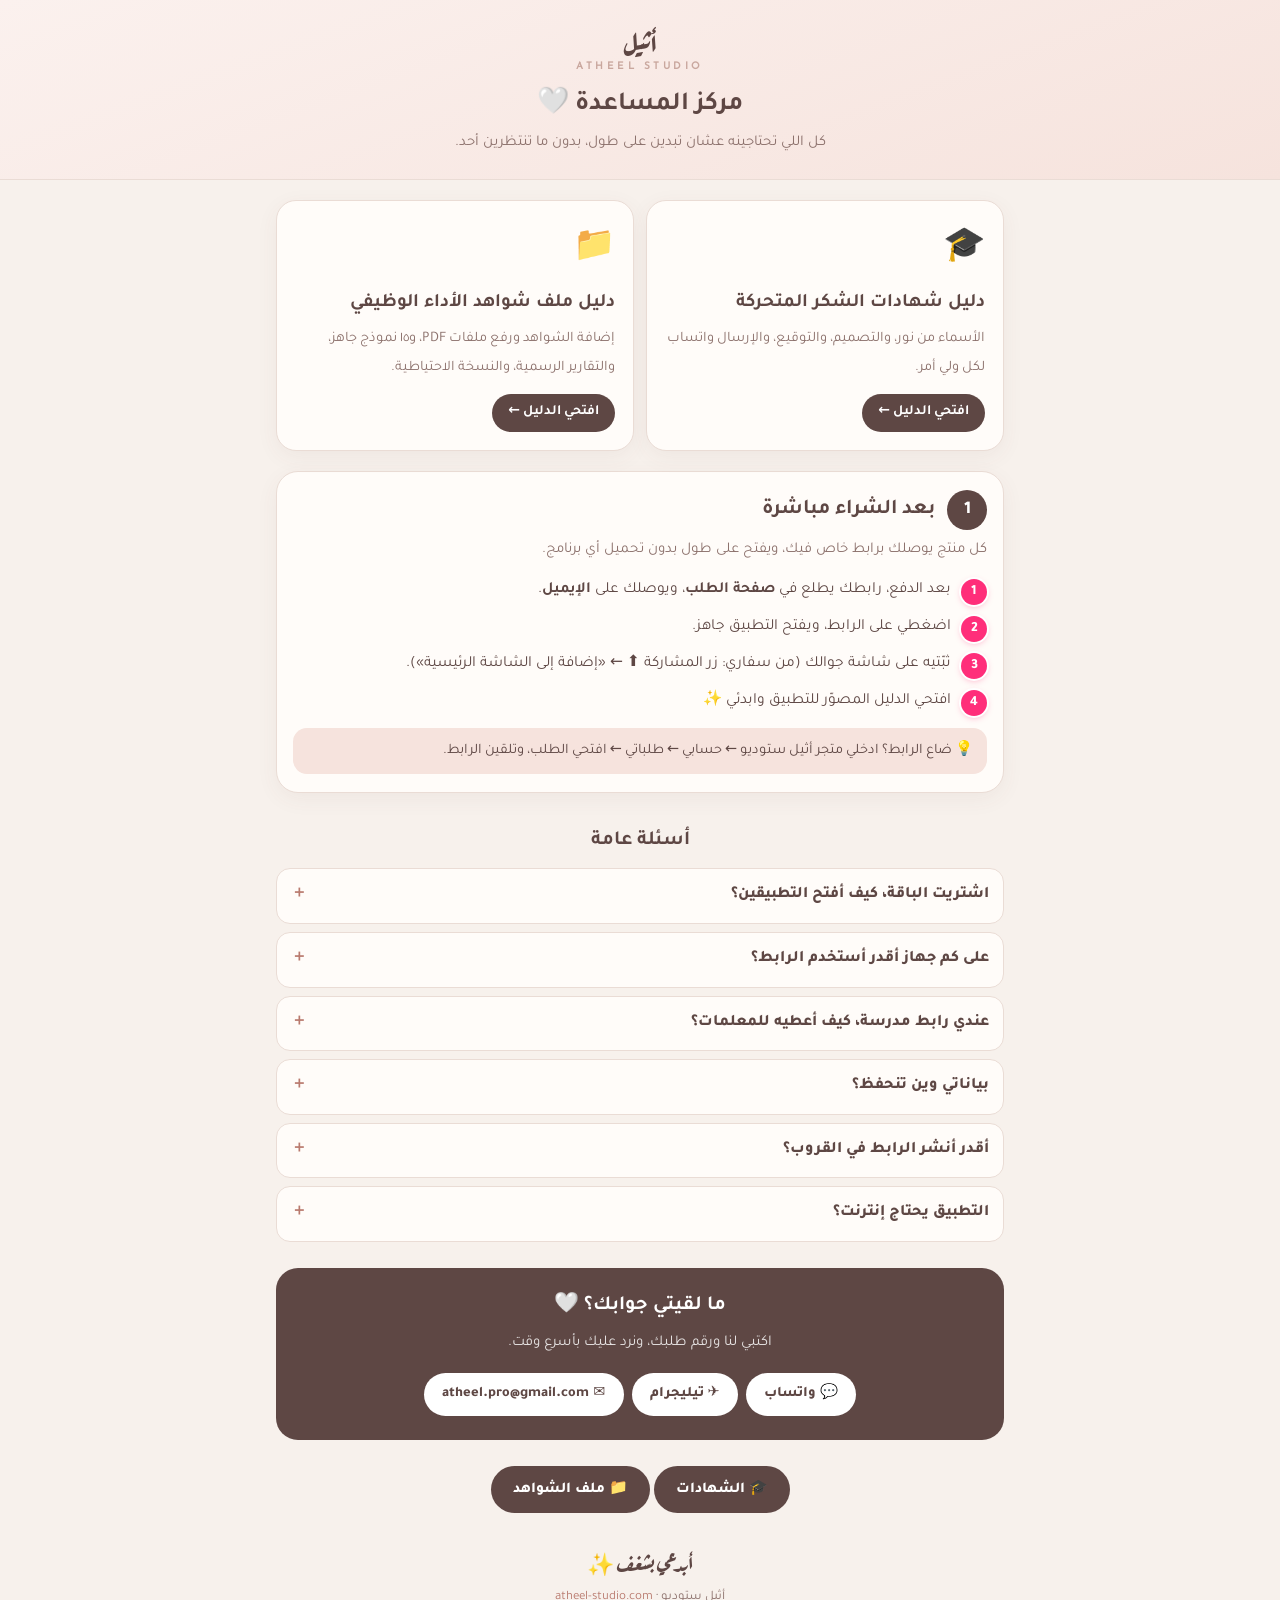
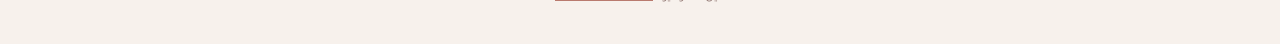
<file: help/index.html>
<!DOCTYPE html>
<html lang="ar" dir="rtl"><head><meta charset="utf-8">
<meta name="viewport" content="width=device-width,initial-scale=1,viewport-fit=cover">
<title>مركز المساعدة | أثيل ستوديو</title><meta name="description" content="أدلة مصوّرة لتطبيقات أثيل ستوديو للمعلمات: شهادات الشكر المتحركة وملف شواهد الأداء الوظيفي، وأجوبة أكثر الأسئلة.">
<meta property="og:title" content="مركز المساعدة | أثيل ستوديو"><meta property="og:description" content="أدلة مصوّرة لتطبيقات أثيل ستوديو للمعلمات: شهادات الشكر المتحركة وملف شواهد الأداء الوظيفي، وأجوبة أكثر الأسئلة.">
<meta property="og:image" content="https://cert.atheel-studio.com/shawahid/img/cover-gold.jpg">
<meta name="theme-color" content="#F6E3DD"><link rel="icon" href="/icon-192.png">
<link rel="stylesheet" href="/help/fonts.css"><link rel="stylesheet" href="/help/style.css">
</head><body><header class="top"><div class="wrap"><div class="brand">أثيل<small>ATHEEL STUDIO</small></div><h1>مركز المساعدة 🤍</h1><p>كل اللي تحتاجينه عشان تبدين على طول، بدون ما تنتظرين أحد.</p></div></header><main class="wrap"><div class="cards"><a class="card" href="/help/certificates.html"><div class="ic">🎓</div><b>دليل شهادات الشكر المتحركة</b><span>الأسماء من نور، والتصميم، والتوقيع، والإرسال واتساب لكل ولي أمر.</span><br><span class="go">افتحي الدليل ←</span></a><a class="card" href="/help/shawahid.html"><div class="ic">📁</div><b>دليل ملف شواهد الأداء الوظيفي</b><span>إضافة الشواهد ورفع ملفات PDF، و١٥ نموذج جاهز، والتقارير الرسمية، والنسخة الاحتياطية.</span><br><span class="go">افتحي الدليل ←</span></a></div><section class="step" id="after"><div class="hd"><div class="num">1</div><h2>بعد الشراء مباشرة</h2></div><p class="lead">كل منتج يوصلك برابط خاص فيك، ويفتح على طول بدون تحميل أي برنامج.</p><ol class="pts"><li><span class="b">1</span><span>بعد الدفع، رابطك يطلع في <b>صفحة الطلب</b>، ويوصلك على <b>الإيميل</b>.</span></li><li><span class="b">2</span><span>اضغطي على الرابط، ويفتح التطبيق جاهز.</span></li><li><span class="b">3</span><span>ثبّتيه على شاشة جوالك (من سفاري: زر المشاركة ⬆️ ← «إضافة إلى الشاشة الرئيسية»).</span></li><li><span class="b">4</span><span>افتحي الدليل المصوّر للتطبيق وابدئي ✨</span></li></ol><div class="tip">💡 ضاع الرابط؟ ادخلي متجر أثيل ستوديو ← حسابي ← طلباتي ← افتحي الطلب، وتلقين الرابط.</div></section><h3 class="sec">أسئلة عامة</h3><div class="faq"><details><summary>اشتريت الباقة، كيف أفتح التطبيقين؟</summary><div>رابط الباقة يفتح الاثنين. وداخل كل تطبيق فيه زر يوديك للتطبيق الثاني.</div></details><details><summary>على كم جهاز أقدر أستخدم الرابط؟</summary><div>الرابط الفردي لك على 3 أجهزة (جوالك وجهازك اللوحي والكمبيوتر مثلًا). وروابط المدارس تشتغل على أجهزة معلماتها كلهم.</div></details><details><summary>عندي رابط مدرسة، كيف أعطيه للمعلمات؟</summary><div>أرسلي الرابط لمعلمات مدرستك. كل وحدة تفتحه من جوالها، وبياناتها مستقلة عن زميلاتها.</div></details><details><summary>بياناتي وين تنحفظ؟</summary><div>في جوالك بس. ما ترفعين شي لموقعنا، ولا نشوف أسماء طالباتك ولا شواهدك. وفي ملف الشواهد تقدرين تحفظين نسخة في درايفك أنتِ.</div></details><details><summary>أقدر أنشر الرابط في القروب؟</summary><div>لا، الرابط لك بس. لو انتشر يتوقف. وإذا زميلاتك يبونه، كل وحدة تطلب رابطها، وللمدارس كلمونا واتساب.</div></details><details><summary>التطبيق يحتاج إنترنت؟</summary><div>أول مرة بس. وبعد التثبيت يفتح حتى لو النت ضعيف. والإرسال واتساب وحفظ درايف يحتاجون نت.</div></details></div><div class="help"><h3>ما لقيتي جوابك؟ 🤍</h3><p>اكتبي لنا ورقم طلبك، ونرد عليك بأسرع وقت.</p>
<a href="https://wa.me/966532050149" target="_blank" rel="noopener">💬 واتساب</a><a href="https://t.me/atheel_studio" target="_blank" rel="noopener">✈️ تيليجرام</a><a href="mailto:atheel.pro@gmail.com">✉️ atheel.pro@gmail.com</a></div>
<div class="btnrow"><a class="btn" href="/">🎓 الشهادات</a> <a class="btn" href="/shawahid/">📁 ملف الشواهد</a></div></main><footer><span class="sig">أبدعي بشغف ✨</span>أثيل ستوديو · <a href="https://atheel-studio.com">atheel-studio.com</a></footer></body></html>
</file>
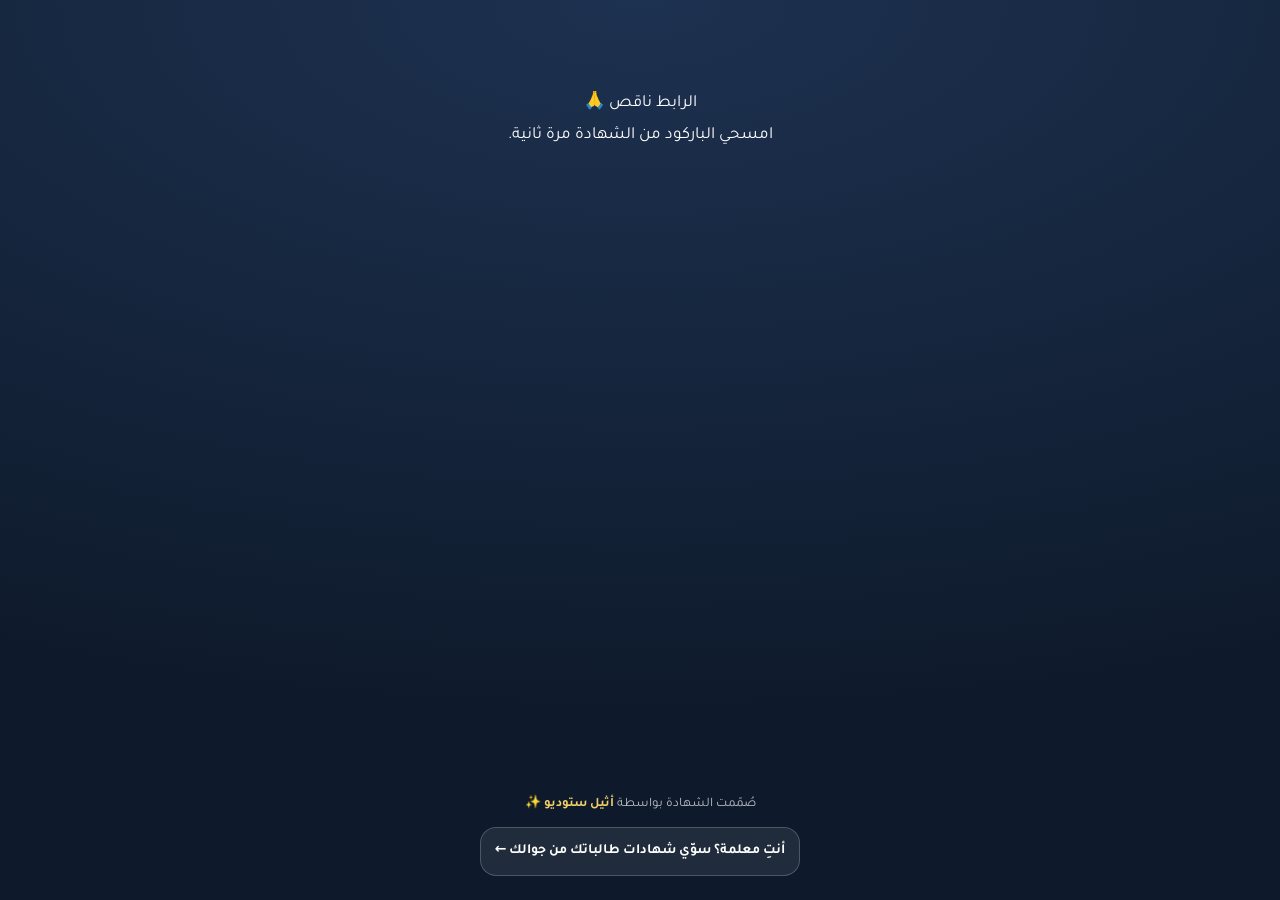
<file: c.html>
<!DOCTYPE html>
<html lang="ar" dir="rtl">
<head>
<meta charset="utf-8">
<meta name="viewport" content="width=device-width,initial-scale=1,viewport-fit=cover">
<meta name="robots" content="noindex">
<title>🎉 تهنئة خاصة</title>
<meta property="og:type" content="website">
<meta property="og:site_name" content="أثيل ستوديو">
<meta property="og:title" content="🎉 تهنئة خاصة">
<meta property="og:description" content="افتحي الرابط وشوفي التهنئة والشهادة ✨">
<meta property="og:image" content="https://cert.atheel-studio.com/d-classic.jpg">
<meta name="theme-color" content="#0e1a2b">
<style>
@font-face{font-family:'Aref Ruqaa';font-weight:700;font-display:block;src:url([data-uri]) format('woff2');unicode-range:U+0600-06FF,U+0750-077F,U+0870-088E,U+0890-0891,U+0898-08E1,U+08E3-08FF,U+200C-200E,U+2010-2011,U+204F,U+2E41,U+FB50-FDFF,U+FE70-FE74,U+FE76-FEFC}@font-face{font-family:'Aref Ruqaa';font-weight:700;font-display:block;src:url([data-uri]) format('woff2');unicode-range:U+0000-00FF}@font-face{font-family:'Tajawal';font-weight:400;font-display:block;src:url([data-uri]) format('woff2');unicode-range:U+0600-06FF,U+0750-077F,U+0870-088E,U+0890-0891,U+0898-08E1,U+08E3-08FF,U+200C-200E,U+2010-2011,U+204F,U+2E41,U+FB50-FDFF,U+FE70-FE74,U+FE76-FEFC}@font-face{font-family:'Tajawal';font-weight:400;font-display:block;src:url([data-uri]) format('woff2');unicode-range:U+0000-00FF,U+2000-206F}@font-face{font-family:'Tajawal';font-weight:500;font-display:block;src:url([data-uri]) format('woff2');unicode-range:U+0600-06FF,U+0750-077F,U+0870-088E,U+0890-0891,U+0898-08E1,U+08E3-08FF,U+200C-200E,U+2010-2011,U+204F,U+2E41,U+FB50-FDFF,U+FE70-FE74,U+FE76-FEFC}@font-face{font-family:'Tajawal';font-weight:500;font-display:block;src:url([data-uri]) format('woff2');unicode-range:U+0000-00FF,U+2000-206F}@font-face{font-family:'Tajawal';font-weight:700;font-display:block;src:url([data-uri]) format('woff2');unicode-range:U+0600-06FF,U+0750-077F,U+0870-088E,U+0890-0891,U+0898-08E1,U+08E3-08FF,U+200C-200E,U+2010-2011,U+204F,U+2E41,U+FB50-FDFF,U+FE70-FE74,U+FE76-FEFC}@font-face{font-family:'Tajawal';font-weight:700;font-display:block;src:url([data-uri]) format('woff2');unicode-range:U+0000-00FF,U+2000-206F}@font-face{font-family:'Tajawal';font-weight:800;font-display:block;src:url([data-uri]) format('woff2');unicode-range:U+0600-06FF,U+0750-077F,U+0870-088E,U+0890-0891,U+0898-08E1,U+08E3-08FF,U+200C-200E,U+2010-2011,U+204F,U+2E41,U+FB50-FDFF,U+FE70-FE74,U+FE76-FEFC}@font-face{font-family:'Tajawal';font-weight:800;font-display:block;src:url([data-uri]) format('woff2');unicode-range:U+0000-00FF,U+2000-206F}@font-face{font-family:'Josefin Sans';font-weight:400;font-display:block;src:url([data-uri]) format('woff2')}
*{box-sizing:border-box;margin:0;padding:0}
html,body{min-height:100%}
body{font-family:'Tajawal',system-ui,sans-serif;color:#222;background:radial-gradient(120% 80% at 50% 0%,var(--bg1),var(--bg2));min-height:100vh;display:flex;flex-direction:column;align-items:center;padding:28px 16px 24px;overflow-x:hidden}
body.en{direction:ltr}
#fx{position:fixed;inset:0;pointer-events:none;z-index:5}
.chip{color:var(--gold2);font-weight:800;font-size:14px;border:1px solid rgba(255,255,255,.18);background:rgba(255,255,255,.06);padding:7px 16px;border-radius:30px;margin-bottom:16px;animation:up .6s both}
.card{position:relative;width:100%;max-width:420px;background:linear-gradient(180deg,#fffdf7,#fff);border-radius:26px;padding:30px 22px 24px;text-align:center;border:3px solid var(--gold);box-shadow:0 20px 50px rgba(0,0,0,.35),0 0 0 8px rgba(255,255,255,.05);animation:pop .8s cubic-bezier(.2,.9,.3,1.2) both .1s}
.card:before{content:"";position:absolute;inset:8px;border:1.5px solid var(--gold2);border-radius:19px;pointer-events:none}
.trophy{font-size:54px;line-height:1;filter:drop-shadow(0 6px 10px rgba(0,0,0,.18));animation:bob 2.6s ease-in-out infinite}
.mabrook{font-family:'Aref Ruqaa',serif;font-weight:700;font-size:46px;line-height:1.4;margin-top:6px;background:linear-gradient(180deg,var(--t1),var(--t2));-webkit-background-clip:text;background-clip:text;color:transparent}
body.en .mabrook{font-family:'Josefin Sans','Tajawal',sans-serif;font-size:36px;font-weight:700;letter-spacing:.5px}
.pill{display:inline-block;max-width:100%;margin:10px auto 6px;padding:6px 18px 10px;border-radius:22px;background:linear-gradient(180deg,var(--pill1),var(--pill2));border:2px solid var(--gold2);box-shadow:0 6px 18px rgba(0,0,0,.12)}
.name{font-family:'Aref Ruqaa',serif;font-weight:700;font-size:36px;line-height:1.5;padding:0 12px;color:#1d1d1d;word-break:break-word}
.got{font-size:17px;line-height:1.8;color:#444;margin-top:8px}
.got b{color:var(--t2)}
.why{font-size:15px;color:#555;margin-top:2px}
.from{margin-top:14px;padding-top:14px;border-top:1.5px dashed #e4dccb;font-size:14.5px;color:#666;line-height:1.8}
.from b{color:#222}
.msg{margin-top:12px;font-size:15.5px;line-height:1.9;color:#333;background:#faf6ec;border-radius:14px;padding:12px 14px}
.btns{display:flex;flex-direction:column;gap:10px;width:100%;max-width:420px;margin-top:18px;animation:up .6s both .5s}
.btn{display:flex;align-items:center;justify-content:center;gap:8px;font:inherit;font-weight:800;font-size:16px;border:none;border-radius:14px;padding:14px;cursor:pointer;text-decoration:none}
.wa{background:#25D366;color:#fff;box-shadow:0 6px 16px rgba(37,211,102,.3)}
.acc{background:linear-gradient(180deg,var(--gold2),var(--gold));color:#2a1a00}
.foot{margin-top:auto;padding-top:26px;text-align:center;font-size:13px;color:rgba(255,255,255,.72);line-height:1.8}
.foot b{color:var(--gold2)}
.foot .fcard{display:block;margin:10px auto 0;max-width:330px;background:rgba(255,255,255,.08);border:1px solid rgba(255,255,255,.2);border-radius:16px;padding:11px 14px;color:#fff;font-weight:700;font-size:14px;text-decoration:none}
.err{color:#fff;text-align:center;max-width:340px;margin-top:60px;font-size:17px;line-height:1.9}
.hidden{display:none!important}
@keyframes pop{0%{opacity:0;transform:scale(.85) translateY(20px)}100%{opacity:1;transform:none}}
@keyframes up{0%{opacity:0;transform:translateY(12px)}100%{opacity:1;transform:none}}
@keyframes bob{0%,100%{transform:translateY(0) rotate(-4deg)}50%{transform:translateY(-6px) rotate(4deg)}}
</style>
</head>
<body>
<canvas id="fx"></canvas>
<div class="chip" id="chip">🎉 تهنئة خاصة</div>
<div class="card" id="card">
  <div class="trophy" id="trophy">🏆</div>
  <div class="mabrook" id="mab">مبروك</div>
  <div class="pill"><div class="name" id="name"></div></div>
  <div class="got" id="got"></div>
  <div class="why" id="why"></div>
  <div class="from" id="from"></div>
  <div class="msg" id="msg"></div>
</div>
<div class="btns" id="btns">
  <button class="btn wa" id="share"></button>
  <a class="btn acc hidden" id="acc" target="_blank" rel="noopener nofollow"></a>
</div>
<div class="err hidden" id="err">الرابط ناقص 🙏<br>امسحي الباركود من الشهادة مرة ثانية.</div>
<div class="foot" id="foot"></div>

<script>
"use strict";
const THEMES={"gold":{"bg1":"#1d3150","bg2":"#0e1a2b","gold":"#d4a72c","gold2":"#f0cf6a","t1":"#e9bf45","t2":"#b8860b","pill1":"#fffbea","pill2":"#fff3c7"},"black":{"bg1":"#33302b","bg2":"#0f0e0c","gold":"#c9a14a","gold2":"#e6cd8e","t1":"#cfa64c","t2":"#8a6a1f","pill1":"#fffaf0","pill2":"#f4e8cc"},"maroon":{"bg1":"#5c1f2b","bg2":"#2c0c13","gold":"#c9a24a","gold2":"#e9cf86","t1":"#9e3446","t2":"#5c1f2b","pill1":"#fff8f3","pill2":"#f6e3da"},"rose":{"bg1":"#5a3a44","bg2":"#2e1c22","gold":"#c99a8c","gold2":"#e8c3b7","t1":"#c27a6c","t2":"#8e4b40","pill1":"#fff6f3","pill2":"#fbe3dc"},"nude":{"bg1":"#7c665a","bg2":"#3f322b","gold":"#b8957a","gold2":"#dcc3ae","t1":"#a07b62","t2":"#6d5244","pill1":"#fcf8f4","pill2":"#f2e7dc"},"green":{"bg1":"#174b36","bg2":"#0b2a1e","gold":"#c9a24a","gold2":"#e9cf86","t1":"#1f7a4a","t2":"#0f5132","pill1":"#f6fbf3","pill2":"#e6f3e2"},"teal":{"bg1":"#12505a","bg2":"#082a30","gold":"#2a9d8f","gold2":"#8fd3c8","t1":"#2a9d8f","t2":"#17635b","pill1":"#f2fbfa","pill2":"#d9f1ee"},"sky":{"bg1":"#2d5d8a","bg2":"#142c45","gold":"#5aa9e6","gold2":"#a9d4f5","t1":"#3b82c4","t2":"#1f5a94","pill1":"#f3f9ff","pill2":"#dcecfb"},"purple":{"bg1":"#3b2a5c","bg2":"#1c1430","gold":"#b9a0e0","gold2":"#ddd0f3","t1":"#7b5bbf","t2":"#4b3388","pill1":"#faf7ff","pill2":"#ece4fb"}};
const REASONS={"remote":"الانضباط والمشاركة عن بُعد (منصة مدرستي)","excel":"التفوق الدراسي","nafs":"التميز في اختبارات نافس","improve":"التحسن الملحوظ","behave":"حسن السلوك والانضباط","part":"المشاركة والتفاعل في الحصص","attend":"الحضور المثالي والمواظبة","homework":"الالتزام بالواجبات","quran":"حفظ القرآن الكريم","read":"القراءة وتحدي القراءة","comp":"الفوز في مسابقة","activity":"التميز في النشاط والمبادرات","coop":"التعاون ومساعدة الزميلات","clean":"النظام والنظافة","radio":"الإذاعة المدرسية","national":"الفعاليات الوطنية","kg":"تميز في الروضة","grad":"التخرج"};
const TITLES={thanks:["شهادة شكر وتقدير","Certificate of Appreciation"],excel:["شهادة تفوق","Certificate of Excellence"],distinct:["شهادة تميّز","Certificate of Distinction"],honor:["شهادة تكريم","Certificate of Honor"],achieve:["شهادة إنجاز","Certificate of Achievement"],grad:["شهادة تخرج","Graduation Certificate"]};
const $=id=>document.getElementById(id);
function b64bytes(h){ h=h.replace(/-/g,"+").replace(/_/g,"/"); while(h.length%4) h+="="; const bin=atob(h), b=new Uint8Array(bin.length); for(let i=0;i<bin.length;i++) b[i]=bin.charCodeAt(i); return b; }
function unpackAr(b){ let s=""; for(let i=0;i<b.length;i++){ const c=b[i];
    if(c===0x01){ s+=String.fromCodePoint((b[i+1]<<16)|(b[i+2]<<8)|b[i+3]); i+=3; } else if(c>=0x80) s+=String.fromCharCode(0x0600+(c-0x80)); else s+=String.fromCharCode(c); } return s; }
function dec(h){ try{ h=h.replace(/^#/,"");
    if(h.charAt(0)==="2"){ const f=unpackAr(b64bytes(h.slice(1))).split("\x1f");
      // الاسم، الجنس، المدرسة، المعلمة، العنوان، اللون، اللغة، الرابط، السبب
      const [n="",g="",sc="",te="",tt="",th="",l="",u="",r=""]=f;
      return n.trim()?[2,n,g||"f",sc,te,tt||"thanks",th||"gold",l,u?(/^https?:\/\//.test(u)?u:"https://"+u):"",r||"remote"]:null; }
    const a=JSON.parse(new TextDecoder().decode(b64bytes(h))); return Array.isArray(a)&&typeof a[1]==="string"&&a[1].trim()?a:null; }catch(e){ return null; } }
function safeUrl(u){ try{ const x=new URL(u); return /^https?:$/.test(x.protocol)?x.href:""; }catch(e){ return ""; } }
function setTheme(k){ const t=THEMES[k]||THEMES.gold; Object.entries(t).forEach(([n,v])=>document.documentElement.style.setProperty("--"+n,v)); document.querySelector('meta[name="theme-color"]').content=t.bg2; }
const a=dec(location.hash);
if(!a){ setTheme("gold"); ["chip","card","btns"].forEach(i=>$(i).classList.add("hidden")); $("err").classList.remove("hidden"); }
else{
  const [, name, g="f", school="", teacher="", ttl="thanks", theme="gold", lang="", url="", reason=""] = a;
  const en=lang==="e", f=g!=="m";
  setTheme(theme);
  const title = ttl.charAt(0)==="~" ? (ttl.slice(1)||(en?"Certificate":"شهادة شكر وتقدير")) : ((TITLES[ttl]||TITLES.thanks)[en?1:0]);
  const link=safeUrl(url);
  if(en){
    document.documentElement.lang="en"; document.documentElement.dir="ltr"; document.body.classList.add("en");
    $("chip").textContent="🎉 A special congratulations"; $("mab").textContent="Congratulations!";
    $("name").textContent=name; $("name").style.fontFamily="'Josefin Sans','Tajawal',sans-serif"; $("name").style.fontSize="30px";
    $("got").innerHTML=""; $("got").append((f?"She":"He")+" has been awarded the "); const b=document.createElement("b"); b.textContent=title; $("got").append(b);
    $("why").textContent="";
    $("from").textContent = [teacher?"From "+teacher:"", school].filter(Boolean).join(" • ");
    $("msg").textContent = "We are so proud of "+(f?"her":"him")+"! Thank you to the family for your constant support. Keep shining ✨";
    $("share").textContent="📤 Share with family";
    $("acc").textContent="🔗 Visit our account";
    document.title="🎉 Congratulations "+name;
  }else{
    $("chip").textContent="🎉 تهنئة خاصة";
    $("name").textContent=name; if(name.length>22) $("name").style.fontSize="27px"; else if(name.length>14) $("name").style.fontSize="31px";
    $("got").innerHTML=""; $("got").append((f?"حصلت":"حصل")+" على "); const b=document.createElement("b"); b.textContent="«"+title+"»"; $("got").append(b);
    if(ttl==="grad"||reason==="grad"){ $("trophy").textContent="🎓"; }
    const RL=REASONS[reason]; $("why").textContent = RL && reason!=="grad" ? "تقديراً "+(RL.indexOf("ال")===0?"ل"+RL.slice(1):"ل"+RL) : "";
    const fromBits=[];
    if(teacher) fromBits.push((f?"من معلمتها ":"من معلمه ")+teacher);
    if(school) fromBits.push(school);
    $("from").textContent=fromBits.join(" • ");
    $("msg").textContent = f ? "نبارك لكِ هذا التميز، ونشكر أسرتكِ على دعمها الدائم. استمري يا بطلة، فخورين فيكِ 🤍"
                             : "نبارك لك هذا التميز، ونشكر أسرتك على دعمها الدائم. استمر يا بطل، فخورين فيك 🤍";
    $("share").textContent="📤 شاركي التهنئة مع الأهل";
    $("acc").textContent="🔗 تابعي حساب "+(teacher&&!school?"المعلمة":"المدرسة");
    document.title="🎉 مبروك "+name;
  }
  ["from","why"].forEach(i=>$(i).classList.toggle("hidden",!$(i).textContent));
  if(link){ $("acc").href=link; $("acc").classList.remove("hidden"); }
  const shareText = en ? "🎉 Congratulations "+name+"! Awarded the "+title+(school?" from "+school:"")
                       : "🎉 مبروك لـ"+name+"! "+(f?"حصلت":"حصل")+" على "+title+(school?" من "+school:"");
  $("share").onclick=async()=>{
    const u=location.href;
    if(navigator.share){ try{ await navigator.share({text:shareText, url:u}); return; }catch(e){ if(e&&e.name==="AbortError") return; } }
    location.href="https://wa.me/?text="+encodeURIComponent(shareText+"\n"+u);
  };
  confetti();
}
// بطاقة أثيل: تظهر لكل أم تفتح التهنئة، وتودّي لصفحة المعلمات مع علامة تتبع
(function(){
  const en=document.body.classList.contains("en");
  const url="https://cert.atheel-studio.com/teachers.html?utm_source=congrats&utm_medium=qr&utm_campaign=viral";
  $("foot").innerHTML=(en?"Certificate made with ":"صُمّمت الشهادة بواسطة ")+'<b>'+(en?"Atheel Studio ✨":"أثيل ستوديو ✨")+'</b>'+
    '<a class="fcard" href="'+url+'">'+(en?"Are you a teacher? Make your class certificates from your phone →":"أنتِ معلمة؟ سوّي شهادات طالباتك من جوالك ←")+'</a>';
})();

function confetti(){
  const cv=$("fx"), g=cv.getContext("2d"), dpr=Math.min(2,window.devicePixelRatio||1);
  const rs=()=>{ cv.width=innerWidth*dpr; cv.height=innerHeight*dpr; }; rs(); addEventListener("resize",rs);
  const cs=getComputedStyle(document.documentElement), cols=[cs.getPropertyValue("--gold").trim(),cs.getPropertyValue("--gold2").trim(),"#2b6cb0","#e05a7a","#36b37e","#ffffff"];
  let P=[]; const burst=(n)=>{ for(let i=0;i<n;i++) P.push({x:Math.random()*cv.width,y:-20*dpr-Math.random()*cv.height*.4,vx:(Math.random()-.5)*2*dpr,vy:(2+Math.random()*3)*dpr,r:(4+Math.random()*5)*dpr,a:Math.random()*6,va:(Math.random()-.5)*.25,c:cols[i%cols.length],s:Math.random()<.5}); };
  burst(140); setTimeout(()=>burst(80),1800);
  const t0=performance.now();
  (function f(t){ g.clearRect(0,0,cv.width,cv.height);
    P.forEach(p=>{ p.x+=p.vx; p.y+=p.vy; p.a+=p.va; g.save(); g.translate(p.x,p.y); g.rotate(p.a); g.fillStyle=p.c; if(p.s) g.fillRect(-p.r,-p.r/2,p.r*2,p.r); else { g.beginPath(); g.arc(0,0,p.r/1.6,0,7); g.fill(); } g.restore(); });
    P=P.filter(p=>p.y<cv.height+30*dpr);
    if(P.length || t-t0<4000) requestAnimationFrame(f); else g.clearRect(0,0,cv.width,cv.height);
  })(t0);
}
</script>
</body>
</html>
</file>
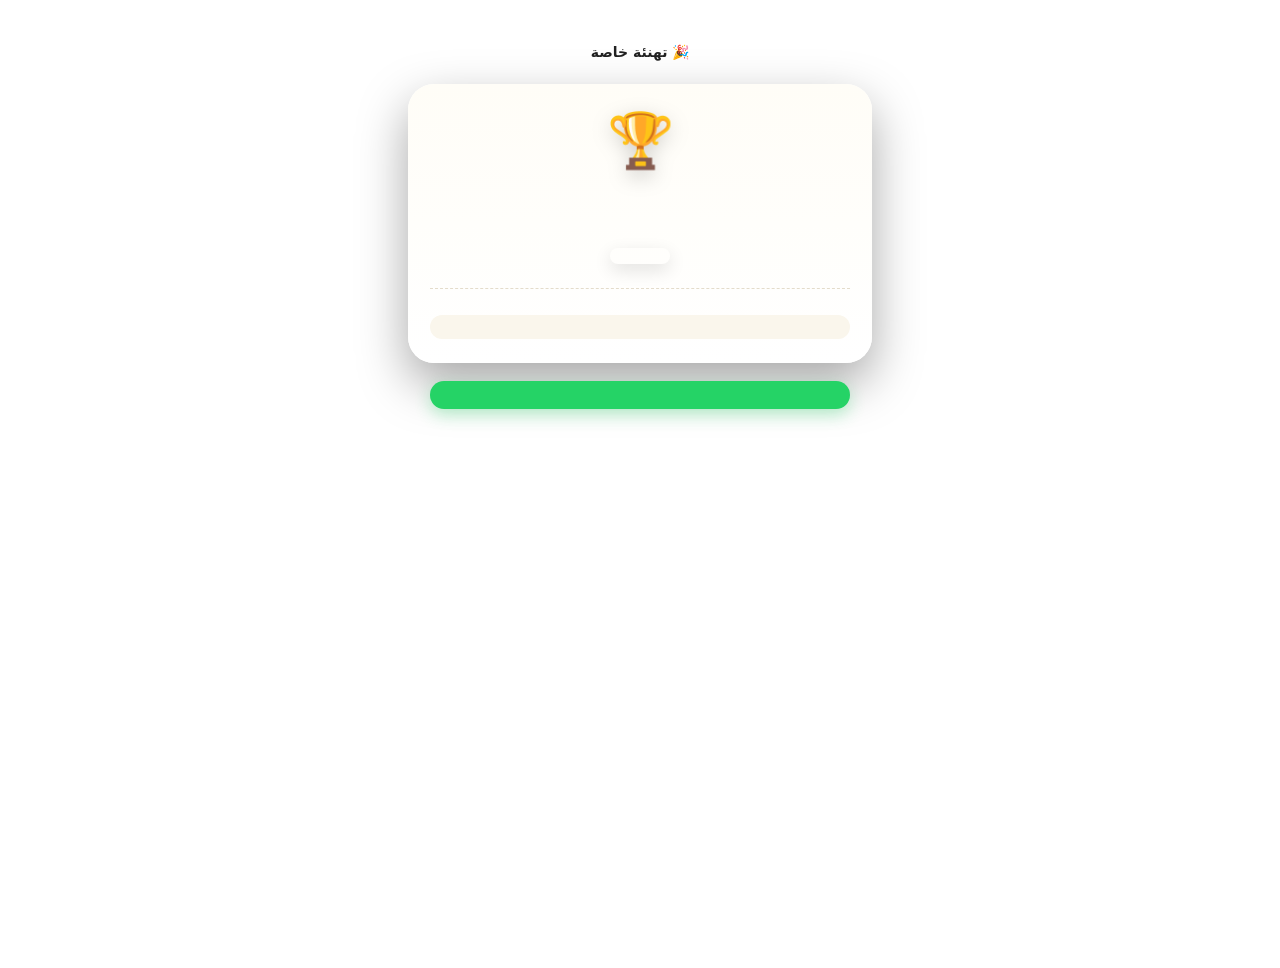
<file: c_template.html>
<!DOCTYPE html>
<html lang="ar" dir="rtl">
<head>
<meta charset="utf-8">
<meta name="viewport" content="width=device-width,initial-scale=1,viewport-fit=cover">
<meta name="robots" content="noindex">
<title>🎉 تهنئة خاصة</title>
<meta property="og:type" content="website">
<meta property="og:site_name" content="أثيل ستوديو">
<meta property="og:title" content="🎉 تهنئة خاصة">
<meta property="og:description" content="افتحي الرابط وشوفي التهنئة والشهادة ✨">
<meta property="og:image" content="https://cert.atheel-studio.com/d-classic.jpg">
<meta name="theme-color" content="#0e1a2b">
<style>
__FONTS__
*{box-sizing:border-box;margin:0;padding:0}
html,body{min-height:100%}
body{font-family:'Tajawal',system-ui,sans-serif;color:#222;background:radial-gradient(120% 80% at 50% 0%,var(--bg1),var(--bg2));min-height:100vh;display:flex;flex-direction:column;align-items:center;padding:28px 16px 24px;overflow-x:hidden}
body.en{direction:ltr}
#fx{position:fixed;inset:0;pointer-events:none;z-index:5}
.chip{color:var(--gold2);font-weight:800;font-size:14px;border:1px solid rgba(255,255,255,.18);background:rgba(255,255,255,.06);padding:7px 16px;border-radius:30px;margin-bottom:16px;animation:up .6s both}
.card{position:relative;width:100%;max-width:420px;background:linear-gradient(180deg,#fffdf7,#fff);border-radius:26px;padding:30px 22px 24px;text-align:center;border:3px solid var(--gold);box-shadow:0 20px 50px rgba(0,0,0,.35),0 0 0 8px rgba(255,255,255,.05);animation:pop .8s cubic-bezier(.2,.9,.3,1.2) both .1s}
.card:before{content:"";position:absolute;inset:8px;border:1.5px solid var(--gold2);border-radius:19px;pointer-events:none}
.trophy{font-size:54px;line-height:1;filter:drop-shadow(0 6px 10px rgba(0,0,0,.18));animation:bob 2.6s ease-in-out infinite}
.mabrook{font-family:'Aref Ruqaa',serif;font-weight:700;font-size:46px;line-height:1.4;margin-top:6px;background:linear-gradient(180deg,var(--t1),var(--t2));-webkit-background-clip:text;background-clip:text;color:transparent}
body.en .mabrook{font-family:'Josefin Sans','Tajawal',sans-serif;font-size:36px;font-weight:700;letter-spacing:.5px}
.pill{display:inline-block;max-width:100%;margin:10px auto 6px;padding:6px 18px 10px;border-radius:22px;background:linear-gradient(180deg,var(--pill1),var(--pill2));border:2px solid var(--gold2);box-shadow:0 6px 18px rgba(0,0,0,.12)}
.name{font-family:'Aref Ruqaa',serif;font-weight:700;font-size:36px;line-height:1.5;padding:0 12px;color:#1d1d1d;word-break:break-word}
.got{font-size:17px;line-height:1.8;color:#444;margin-top:8px}
.got b{color:var(--t2)}
.why{font-size:15px;color:#555;margin-top:2px}
.from{margin-top:14px;padding-top:14px;border-top:1.5px dashed #e4dccb;font-size:14.5px;color:#666;line-height:1.8}
.from b{color:#222}
.msg{margin-top:12px;font-size:15.5px;line-height:1.9;color:#333;background:#faf6ec;border-radius:14px;padding:12px 14px}
.btns{display:flex;flex-direction:column;gap:10px;width:100%;max-width:420px;margin-top:18px;animation:up .6s both .5s}
.btn{display:flex;align-items:center;justify-content:center;gap:8px;font:inherit;font-weight:800;font-size:16px;border:none;border-radius:14px;padding:14px;cursor:pointer;text-decoration:none}
.wa{background:#25D366;color:#fff;box-shadow:0 6px 16px rgba(37,211,102,.3)}
.acc{background:linear-gradient(180deg,var(--gold2),var(--gold));color:#2a1a00}
.foot{margin-top:auto;padding-top:26px;text-align:center;font-size:13px;color:rgba(255,255,255,.72);line-height:1.8}
.foot b{color:var(--gold2)}
.foot .fcard{display:block;margin:10px auto 0;max-width:330px;background:rgba(255,255,255,.08);border:1px solid rgba(255,255,255,.2);border-radius:16px;padding:11px 14px;color:#fff;font-weight:700;font-size:14px;text-decoration:none}
.err{color:#fff;text-align:center;max-width:340px;margin-top:60px;font-size:17px;line-height:1.9}
.hidden{display:none!important}
@keyframes pop{0%{opacity:0;transform:scale(.85) translateY(20px)}100%{opacity:1;transform:none}}
@keyframes up{0%{opacity:0;transform:translateY(12px)}100%{opacity:1;transform:none}}
@keyframes bob{0%,100%{transform:translateY(0) rotate(-4deg)}50%{transform:translateY(-6px) rotate(4deg)}}
</style>
</head>
<body>
<canvas id="fx"></canvas>
<div class="chip" id="chip">🎉 تهنئة خاصة</div>
<div class="card" id="card">
  <div class="trophy" id="trophy">🏆</div>
  <div class="mabrook" id="mab">مبروك</div>
  <div class="pill"><div class="name" id="name"></div></div>
  <div class="got" id="got"></div>
  <div class="why" id="why"></div>
  <div class="from" id="from"></div>
  <div class="msg" id="msg"></div>
</div>
<div class="btns" id="btns">
  <button class="btn wa" id="share"></button>
  <a class="btn acc hidden" id="acc" target="_blank" rel="noopener nofollow"></a>
</div>
<div class="err hidden" id="err">الرابط ناقص 🙏<br>امسحي الباركود من الشهادة مرة ثانية.</div>
<div class="foot" id="foot"></div>

<script>
"use strict";
const THEMES=__THEMES__;
const REASONS=__REASONS__;
const TITLES={thanks:["شهادة شكر وتقدير","Certificate of Appreciation"],excel:["شهادة تفوق","Certificate of Excellence"],distinct:["شهادة تميّز","Certificate of Distinction"],honor:["شهادة تكريم","Certificate of Honor"],achieve:["شهادة إنجاز","Certificate of Achievement"],grad:["شهادة تخرج","Graduation Certificate"]};
const $=id=>document.getElementById(id);
function b64bytes(h){ h=h.replace(/-/g,"+").replace(/_/g,"/"); while(h.length%4) h+="="; const bin=atob(h), b=new Uint8Array(bin.length); for(let i=0;i<bin.length;i++) b[i]=bin.charCodeAt(i); return b; }
function unpackAr(b){ let s=""; for(let i=0;i<b.length;i++){ const c=b[i];
    if(c===0x01){ s+=String.fromCodePoint((b[i+1]<<16)|(b[i+2]<<8)|b[i+3]); i+=3; } else if(c>=0x80) s+=String.fromCharCode(0x0600+(c-0x80)); else s+=String.fromCharCode(c); } return s; }
function dec(h){ try{ h=h.replace(/^#/,"");
    if(h.charAt(0)==="2"){ const f=unpackAr(b64bytes(h.slice(1))).split("\x1f");
      // الاسم، الجنس، المدرسة، المعلمة، العنوان، اللون، اللغة، الرابط، السبب
      const [n="",g="",sc="",te="",tt="",th="",l="",u="",r=""]=f;
      return n.trim()?[2,n,g||"f",sc,te,tt||"thanks",th||"gold",l,u?(/^https?:\/\//.test(u)?u:"https://"+u):"",r||"remote"]:null; }
    const a=JSON.parse(new TextDecoder().decode(b64bytes(h))); return Array.isArray(a)&&typeof a[1]==="string"&&a[1].trim()?a:null; }catch(e){ return null; } }
function safeUrl(u){ try{ const x=new URL(u); return /^https?:$/.test(x.protocol)?x.href:""; }catch(e){ return ""; } }
function setTheme(k){ const t=THEMES[k]||THEMES.gold; Object.entries(t).forEach(([n,v])=>document.documentElement.style.setProperty("--"+n,v)); document.querySelector('meta[name="theme-color"]').content=t.bg2; }
const a=dec(location.hash);
if(!a){ setTheme("gold"); ["chip","card","btns"].forEach(i=>$(i).classList.add("hidden")); $("err").classList.remove("hidden"); }
else{
  const [, name, g="f", school="", teacher="", ttl="thanks", theme="gold", lang="", url="", reason=""] = a;
  const en=lang==="e", f=g!=="m";
  setTheme(theme);
  const title = ttl.charAt(0)==="~" ? (ttl.slice(1)||(en?"Certificate":"شهادة شكر وتقدير")) : ((TITLES[ttl]||TITLES.thanks)[en?1:0]);
  const link=safeUrl(url);
  if(en){
    document.documentElement.lang="en"; document.documentElement.dir="ltr"; document.body.classList.add("en");
    $("chip").textContent="🎉 A special congratulations"; $("mab").textContent="Congratulations!";
    $("name").textContent=name; $("name").style.fontFamily="'Josefin Sans','Tajawal',sans-serif"; $("name").style.fontSize="30px";
    $("got").innerHTML=""; $("got").append((f?"She":"He")+" has been awarded the "); const b=document.createElement("b"); b.textContent=title; $("got").append(b);
    $("why").textContent="";
    $("from").textContent = [teacher?"From "+teacher:"", school].filter(Boolean).join(" • ");
    $("msg").textContent = "We are so proud of "+(f?"her":"him")+"! Thank you to the family for your constant support. Keep shining ✨";
    $("share").textContent="📤 Share with family";
    $("acc").textContent="🔗 Visit our account";
    document.title="🎉 Congratulations "+name;
  }else{
    $("chip").textContent="🎉 تهنئة خاصة";
    $("name").textContent=name; if(name.length>22) $("name").style.fontSize="27px"; else if(name.length>14) $("name").style.fontSize="31px";
    $("got").innerHTML=""; $("got").append((f?"حصلت":"حصل")+" على "); const b=document.createElement("b"); b.textContent="«"+title+"»"; $("got").append(b);
    if(ttl==="grad"||reason==="grad"){ $("trophy").textContent="🎓"; }
    const RL=REASONS[reason]; $("why").textContent = RL && reason!=="grad" ? "تقديراً "+(RL.indexOf("ال")===0?"ل"+RL.slice(1):"ل"+RL) : "";
    const fromBits=[];
    if(teacher) fromBits.push((f?"من معلمتها ":"من معلمه ")+teacher);
    if(school) fromBits.push(school);
    $("from").textContent=fromBits.join(" • ");
    $("msg").textContent = f ? "نبارك لكِ هذا التميز، ونشكر أسرتكِ على دعمها الدائم. استمري يا بطلة، فخورين فيكِ 🤍"
                             : "نبارك لك هذا التميز، ونشكر أسرتك على دعمها الدائم. استمر يا بطل، فخورين فيك 🤍";
    $("share").textContent="📤 شاركي التهنئة مع الأهل";
    $("acc").textContent="🔗 تابعي حساب "+(teacher&&!school?"المعلمة":"المدرسة");
    document.title="🎉 مبروك "+name;
  }
  ["from","why"].forEach(i=>$(i).classList.toggle("hidden",!$(i).textContent));
  if(link){ $("acc").href=link; $("acc").classList.remove("hidden"); }
  const shareText = en ? "🎉 Congratulations "+name+"! Awarded the "+title+(school?" from "+school:"")
                       : "🎉 مبروك لـ"+name+"! "+(f?"حصلت":"حصل")+" على "+title+(school?" من "+school:"");
  $("share").onclick=async()=>{
    const u=location.href;
    if(navigator.share){ try{ await navigator.share({text:shareText, url:u}); return; }catch(e){ if(e&&e.name==="AbortError") return; } }
    location.href="https://wa.me/?text="+encodeURIComponent(shareText+"\n"+u);
  };
  confetti();
}
// بطاقة أثيل: تظهر لكل أم تفتح التهنئة، وتودّي لصفحة المعلمات مع علامة تتبع
(function(){
  const en=document.body.classList.contains("en");
  const url="https://cert.atheel-studio.com/teachers.html?utm_source=congrats&utm_medium=qr&utm_campaign=viral";
  $("foot").innerHTML=(en?"Certificate made with ":"صُمّمت الشهادة بواسطة ")+'<b>'+(en?"Atheel Studio ✨":"أثيل ستوديو ✨")+'</b>'+
    '<a class="fcard" href="'+url+'">'+(en?"Are you a teacher? Make your class certificates from your phone →":"أنتِ معلمة؟ سوّي شهادات طالباتك من جوالك ←")+'</a>';
})();

function confetti(){
  const cv=$("fx"), g=cv.getContext("2d"), dpr=Math.min(2,window.devicePixelRatio||1);
  const rs=()=>{ cv.width=innerWidth*dpr; cv.height=innerHeight*dpr; }; rs(); addEventListener("resize",rs);
  const cs=getComputedStyle(document.documentElement), cols=[cs.getPropertyValue("--gold").trim(),cs.getPropertyValue("--gold2").trim(),"#2b6cb0","#e05a7a","#36b37e","#ffffff"];
  let P=[]; const burst=(n)=>{ for(let i=0;i<n;i++) P.push({x:Math.random()*cv.width,y:-20*dpr-Math.random()*cv.height*.4,vx:(Math.random()-.5)*2*dpr,vy:(2+Math.random()*3)*dpr,r:(4+Math.random()*5)*dpr,a:Math.random()*6,va:(Math.random()-.5)*.25,c:cols[i%cols.length],s:Math.random()<.5}); };
  burst(140); setTimeout(()=>burst(80),1800);
  const t0=performance.now();
  (function f(t){ g.clearRect(0,0,cv.width,cv.height);
    P.forEach(p=>{ p.x+=p.vx; p.y+=p.vy; p.a+=p.va; g.save(); g.translate(p.x,p.y); g.rotate(p.a); g.fillStyle=p.c; if(p.s) g.fillRect(-p.r,-p.r/2,p.r*2,p.r); else { g.beginPath(); g.arc(0,0,p.r/1.6,0,7); g.fill(); } g.restore(); });
    P=P.filter(p=>p.y<cv.height+30*dpr);
    if(P.length || t-t0<4000) requestAnimationFrame(f); else g.clearRect(0,0,cv.width,cv.height);
  })(t0);
}
</script>
</body>
</html>
</file>
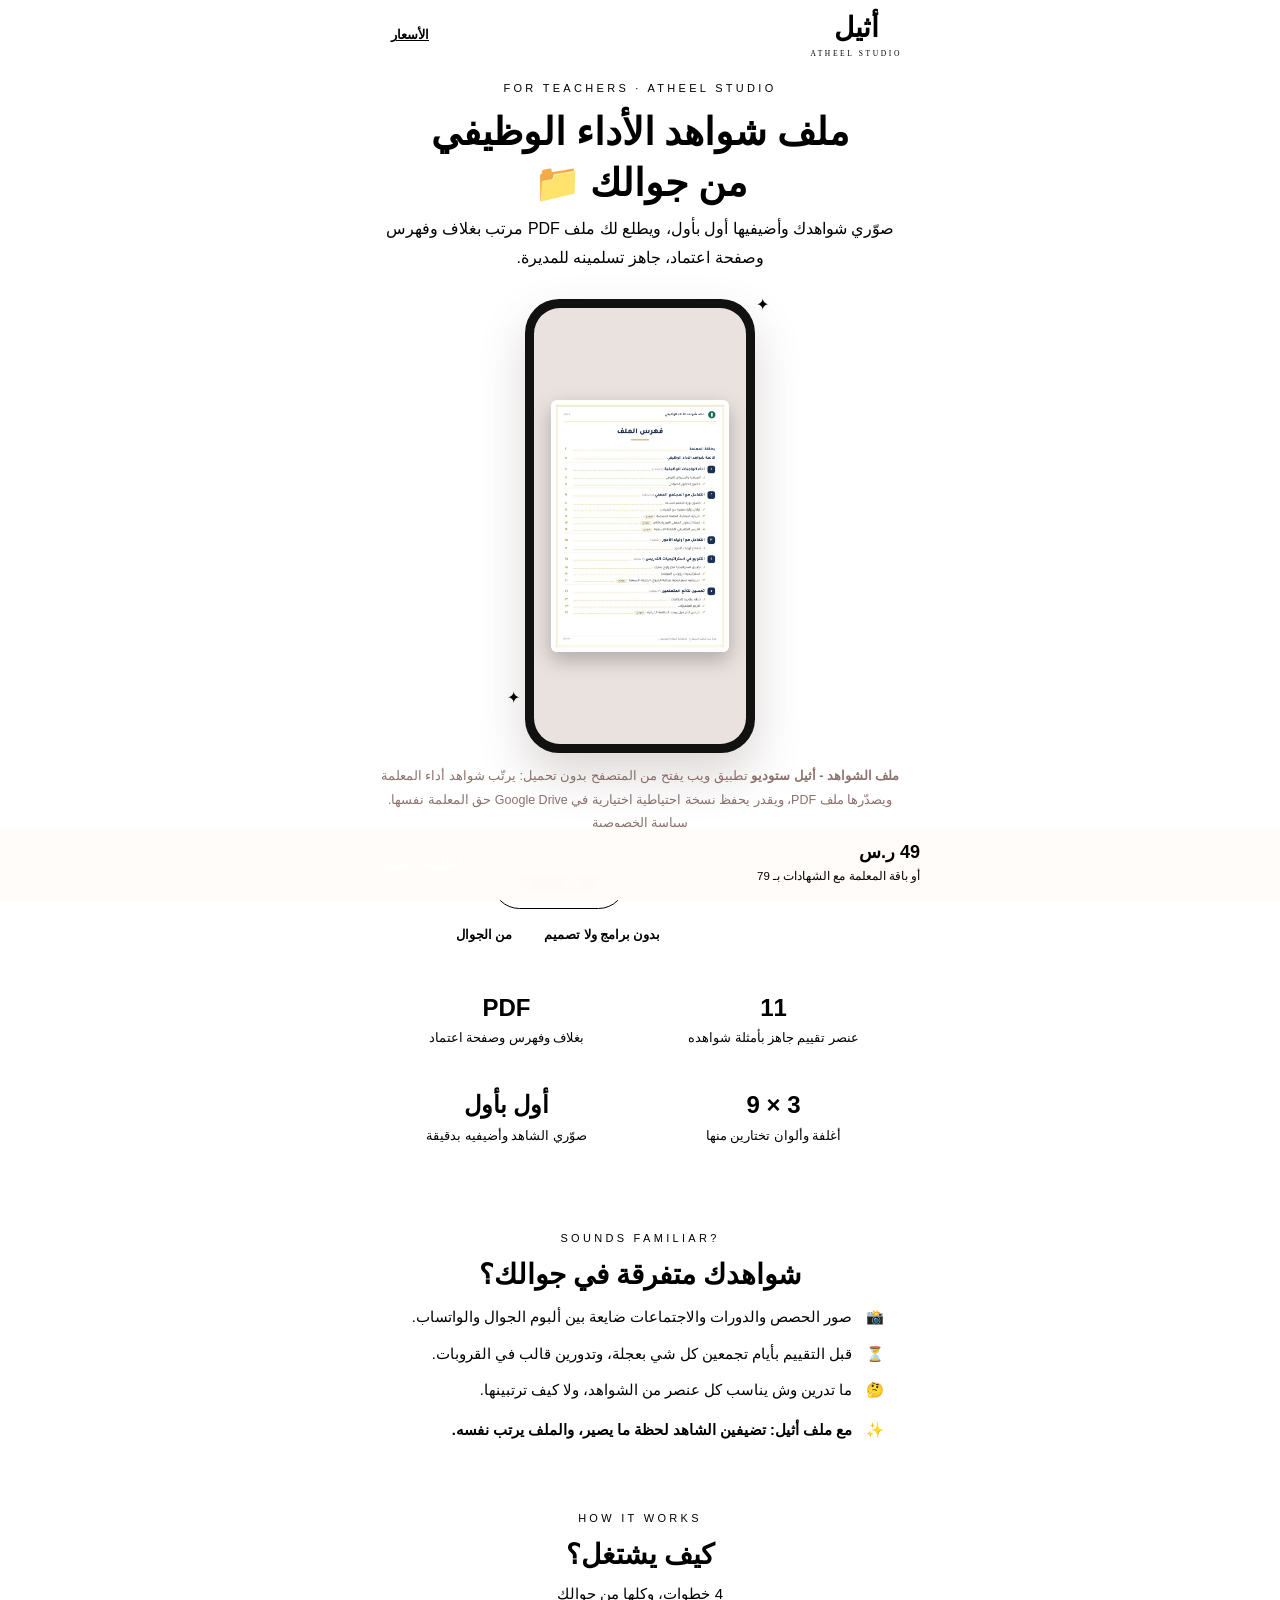
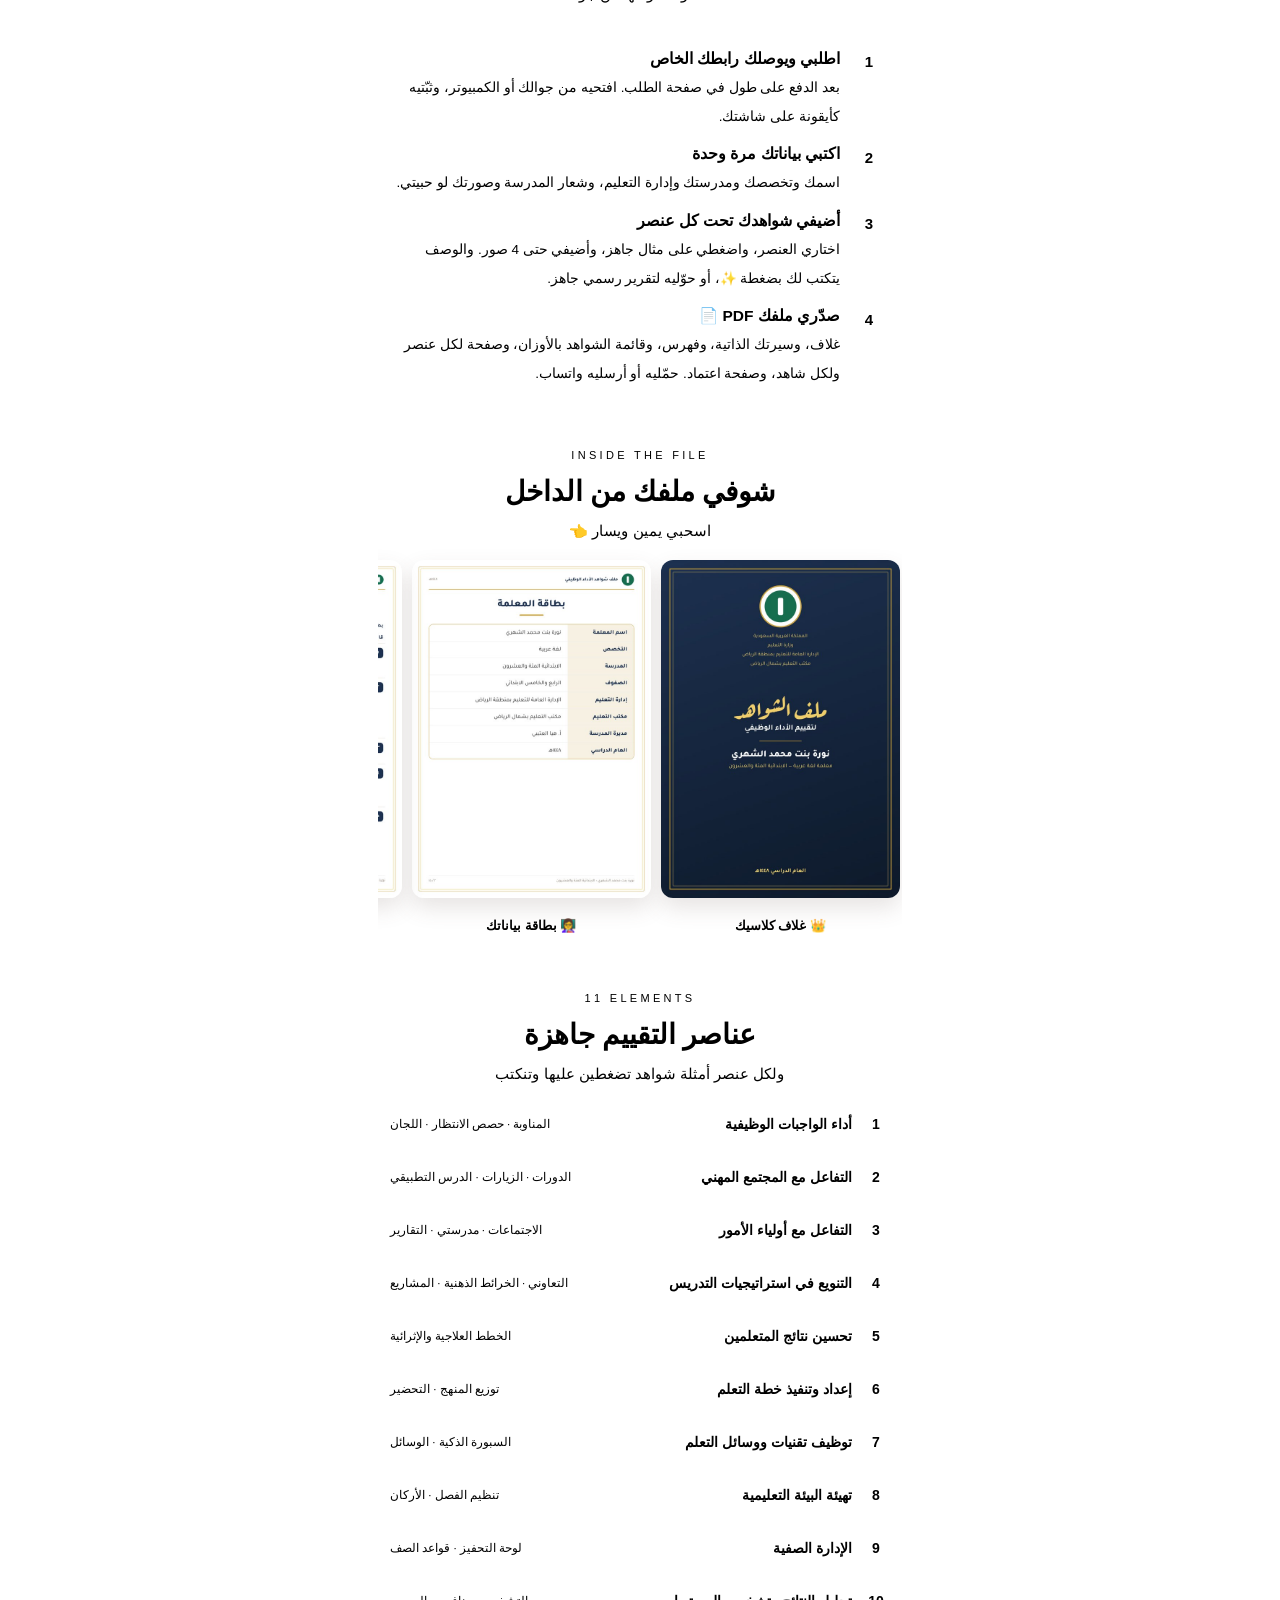
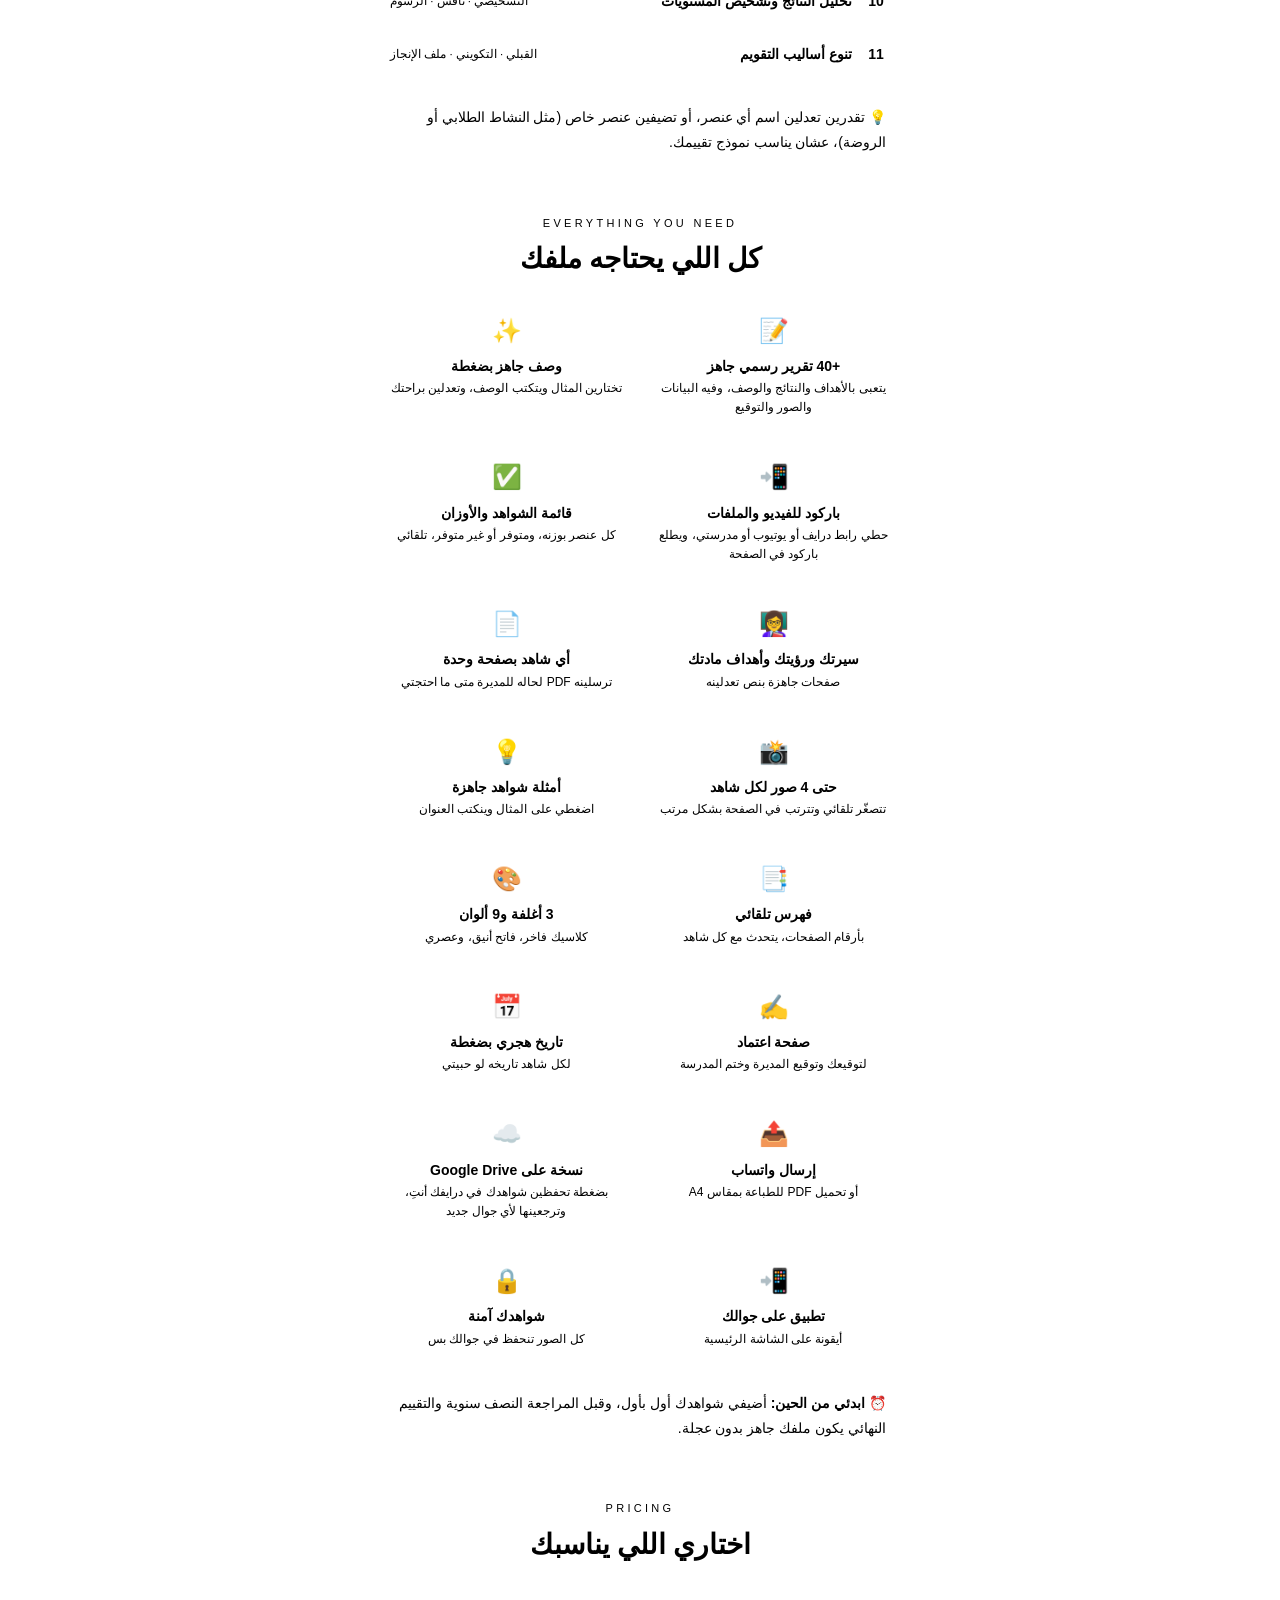
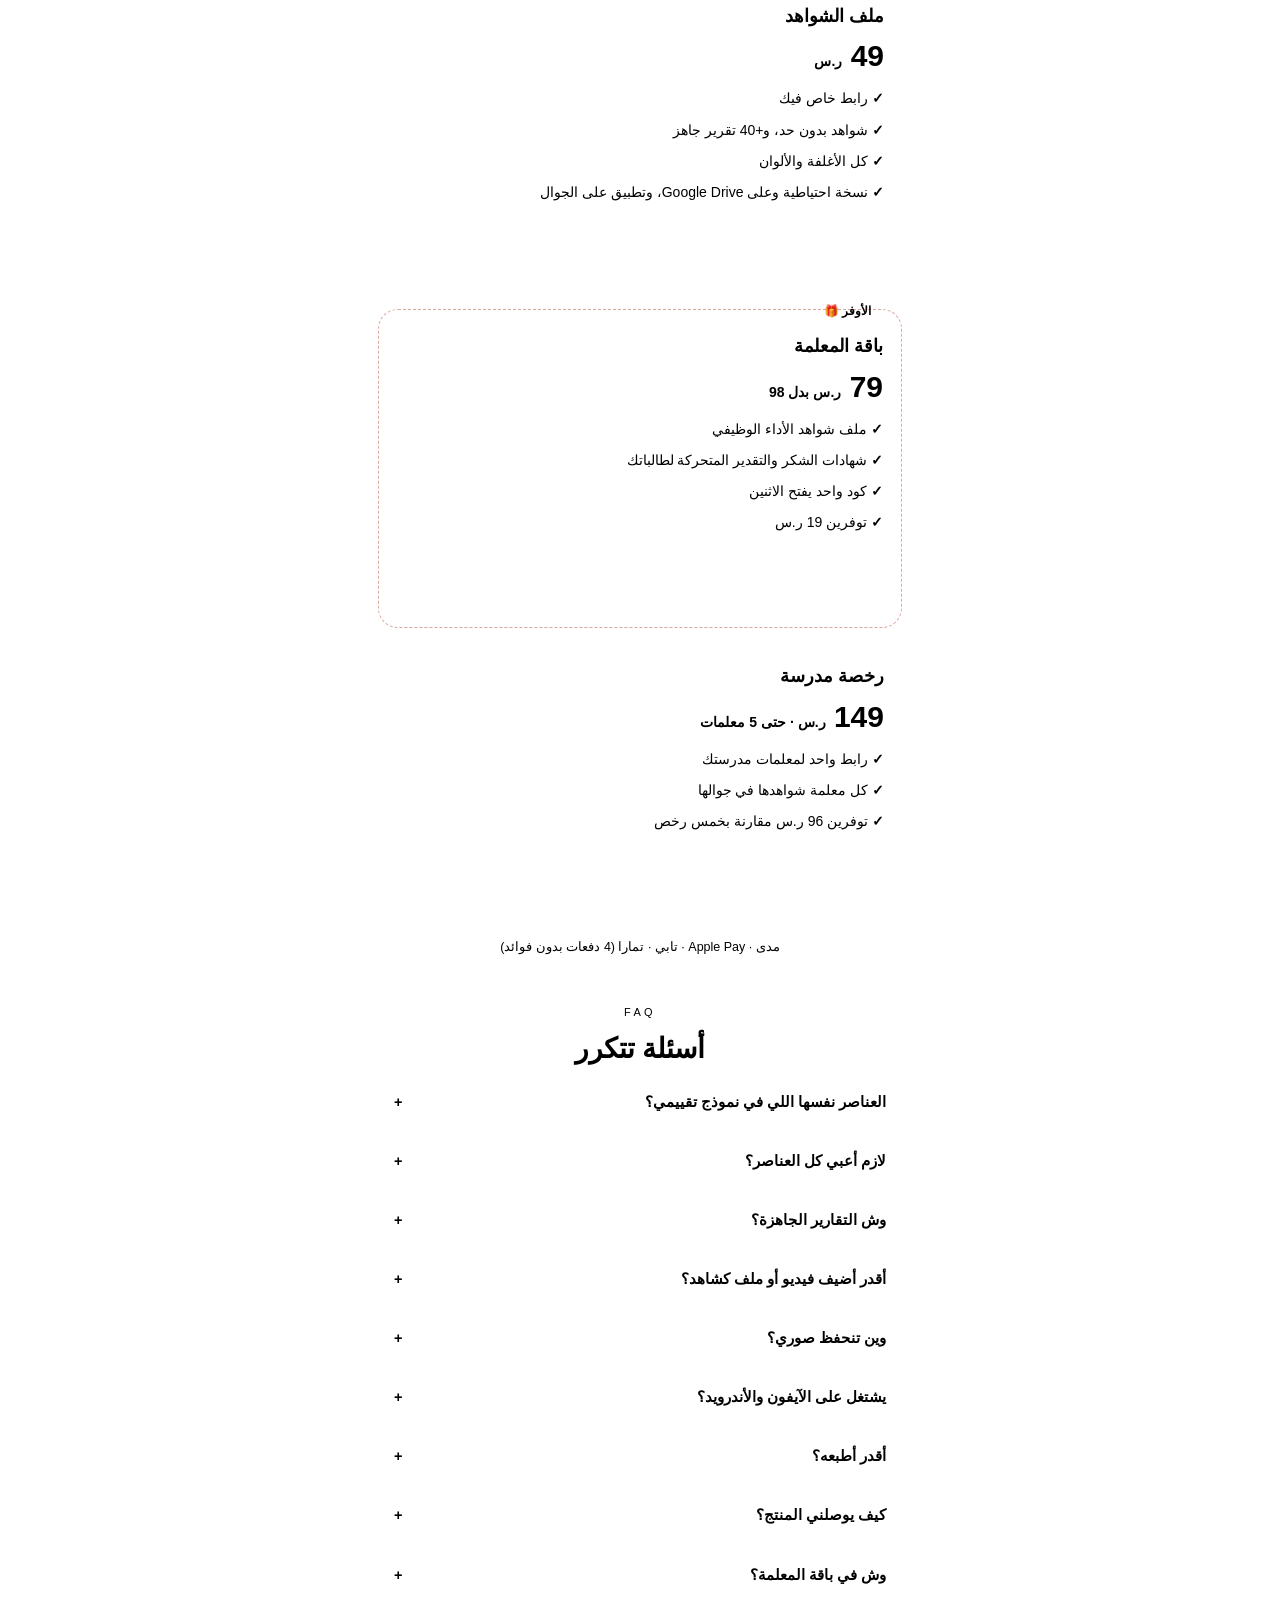
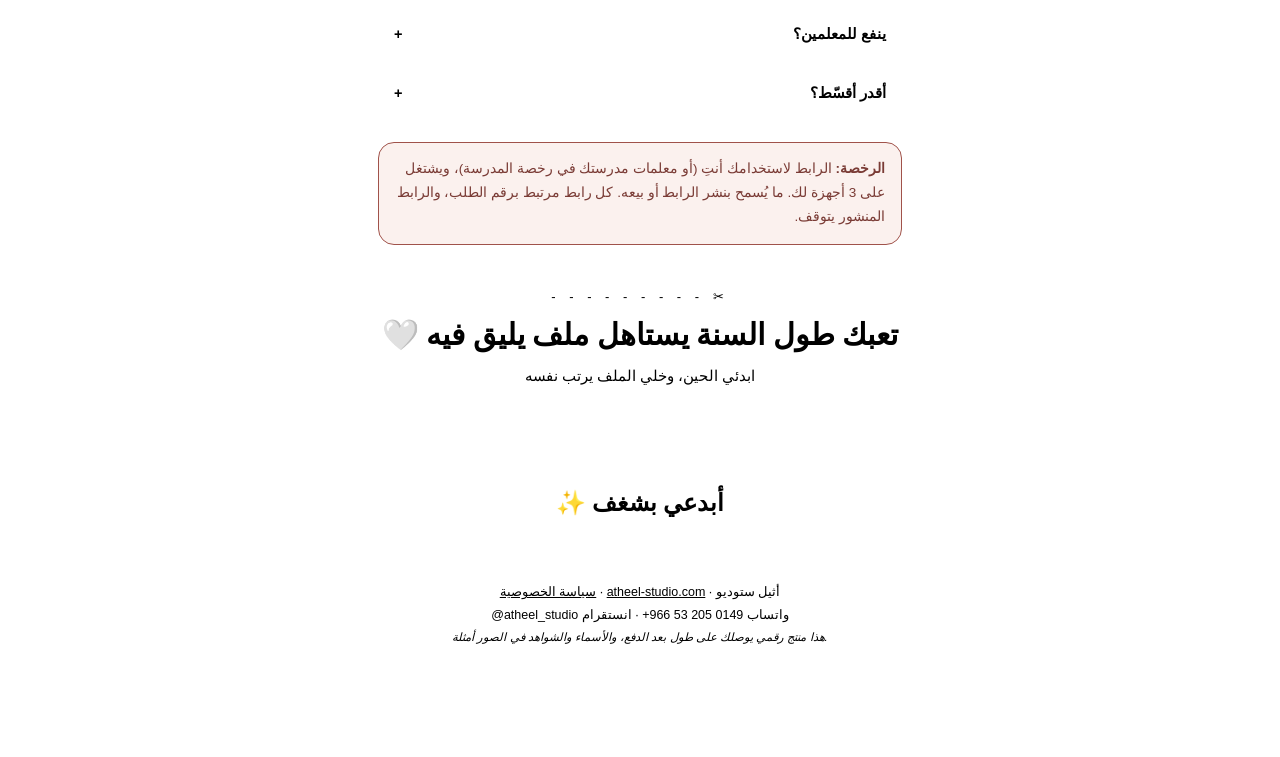
<file: lp_pf_template.html>
<!DOCTYPE html>
<html lang="ar" dir="rtl">
<head>
<meta charset="UTF-8">
<meta name="viewport" content="width=device-width, initial-scale=1">
<title>ملف الشواهد - أثيل ستوديو | ملف شواهد الأداء الوظيفي من الجوال</title>
<meta name="description" content="اجمعي شواهد الأداء الوظيفي من جوالك: 11 عنصر جاهز مع أمثلة للشواهد، صوّري وأضيفي أول بأول، ويطلع لك ملف PDF مرتب بغلاف وفهرس وصفحة اعتماد، جاهز تسلمينه للمديرة.">
<meta property="og:title" content="ملف شواهد الأداء الوظيفي من الجوال | أثيل ستوديو">
<meta property="og:description" content="ملف شواهدك مرتب وجاهز PDF من جوالك 📁">
<style>
__FONTS__
:root{--ink:#5E4744;--logo:#6D5552;--muted:#8C716C;--rose:#B97A6E;--dusty:#C9A79E;--div:#B8948C;--gold:#C9A46A;--cream:#F7F1EC;--card:#FFFCF9;--blush:#F6E3DD;--border:#EADCD5}
*{box-sizing:border-box;margin:0;padding:0}
html{scroll-behavior:smooth}
body{font-family:'Tajawal',sans-serif;background:var(--cream);color:var(--ink);line-height:1.8;padding-bottom:84px}
a{color:inherit}
.wrap{max-width:560px;margin:0 auto;padding:0 18px}
.en{font-family:'Josefin Sans',sans-serif;font-size:11px;letter-spacing:.3em;color:var(--dusty);direction:ltr;unicode-bidi:isolate;text-transform:uppercase}
.ruq{font-family:'Aref Ruqaa',serif;font-weight:700}
h2.sec{font-family:'Aref Ruqaa',serif;font-weight:700;font-size:28px;text-align:center;line-height:1.4;margin:6px 0 6px}
.lead{text-align:center;color:var(--muted);font-size:15px;font-weight:500}
section{padding:34px 0 10px}
.btn{display:inline-flex;align-items:center;justify-content:center;gap:8px;border-radius:999px;font-weight:800;font-size:15px;padding:13px 26px;text-decoration:none;border:1px solid transparent}
.btn-ink{background:var(--ink);color:#fff}
.btn-light{background:#fff;color:var(--ink);border-color:var(--border)}
.chip{display:inline-block;background:#fff;border:1px solid var(--border);border-radius:999px;padding:5px 13px;font-size:12.5px;font-weight:700}
.chip.d{background:var(--ink);color:#fff;border-color:var(--ink)}
.cut{color:var(--div);text-align:center;letter-spacing:5px;font-size:13px;margin:4px 0}
.card{background:var(--card);border:1px solid var(--border);border-radius:18px;padding:14px 16px}

/* top */
.top{display:flex;align-items:center;justify-content:space-between;padding:14px 0}
.logo{text-align:center;line-height:1}
.logo .ar{font-family:'Aref Ruqaa';font-weight:700;font-size:28px;color:var(--logo)}
.logo .dv{width:44px;height:1.5px;background:var(--div);margin:3px auto}
.logo .e{font-family:'Josefin Sans';font-size:7.5px;letter-spacing:.35em;color:var(--logo);direction:ltr}

/* hero */
.hero{text-align:center;padding:8px 0 10px}
.hero h1{font-family:'Aref Ruqaa',serif;font-weight:700;font-size:38px;line-height:1.35;margin:8px 0 6px}
.hero p{color:var(--muted);font-size:16px;font-weight:500}
.hero .ctas{display:flex;gap:10px;justify-content:center;flex-wrap:wrap;margin:18px 0 10px}
.hero .chips{display:flex;gap:6px;justify-content:center;flex-wrap:wrap;margin-top:6px}
.phone{position:relative;width:230px;margin:26px auto 4px;border-radius:34px;background:#111;padding:9px;box-shadow:0 22px 46px rgba(94,71,68,.22)}
.screen{border-radius:26px;overflow:hidden;background:#e9e2df;aspect-ratio:9/18.5;position:relative}
.screen img{position:absolute;top:50%;left:8%;width:84%;transform:translateY(-50%);border-radius:6px;opacity:0;transition:opacity .9s;box-shadow:0 8px 20px rgba(0,0,0,.25)}
.screen img.on{opacity:1}
.sparkle{position:absolute;color:var(--gold);font-size:16px}
.fade{opacity:0;transform:translateY(14px);transition:all .7s ease}
.fade.in{opacity:1;transform:none}

/* stats */
.stats{display:grid;grid-template-columns:1fr 1fr;gap:10px;margin-top:16px}
.stat{background:var(--card);border:1px solid var(--border);border-radius:16px;text-align:center;padding:14px 8px}
.stat b{display:block;font-size:24px;font-weight:800;line-height:1.3}
.stat span{font-size:12.5px;color:var(--muted);font-weight:500}

/* pain */
.pain{background:var(--blush);border-radius:20px;padding:22px 18px;margin-top:10px}
.pain .row{display:flex;gap:10px;margin-top:10px;font-size:14.5px;font-weight:500}
.pain .row i{font-style:normal;flex:0 0 22px}

/* steps */
.step{display:flex;gap:12px;align-items:flex-start;margin-top:10px}
.num{flex:0 0 34px;height:34px;border-radius:50%;background:var(--blush);font-weight:800;display:flex;align-items:center;justify-content:center;font-size:15px}
.step b{display:block;font-size:15.5px}
.step span{font-size:13.5px;color:var(--muted);font-weight:500}

/* features */
.feat{display:grid;grid-template-columns:1fr 1fr;gap:10px;margin-top:16px}
.feat .card{text-align:center;padding:14px 10px}
.feat i{display:block;font-style:normal;font-size:24px}
.feat b{display:block;font-size:14px;margin-top:2px}
.feat span{display:block;font-size:12px;color:var(--muted);font-weight:500;line-height:1.6}

/* colors */
.colors{display:flex;gap:10px;overflow-x:auto;padding:16px 2px 8px;scroll-snap-type:x mandatory}
.colors figure{flex:0 0 46%;scroll-snap-align:center;text-align:center}
.els{counter-reset:e;margin-top:14px}
.els div{counter-increment:e;display:flex;gap:10px;align-items:center;background:var(--card);border:1px solid var(--border);border-radius:14px;padding:9px 12px;margin-top:7px;font-size:14px;font-weight:700}
.els div::before{content:counter(e);flex:0 0 28px;height:28px;border-radius:9px;background:var(--blush);display:flex;align-items:center;justify-content:center;font-weight:800}
.els small{margin-right:auto;font-size:11.5px;color:var(--muted);font-weight:500}
.colors img{width:100%;border-radius:12px;box-shadow:0 10px 22px rgba(94,71,68,.15)}
.colors figcaption{font-size:13px;font-weight:700;margin-top:6px}

/* reasons */
.reasons{display:flex;flex-wrap:wrap;gap:7px;justify-content:center;margin-top:14px}

/* outputs */
.out{display:grid;grid-template-columns:1fr 1fr 1fr;gap:8px;margin-top:16px}
.out .card{text-align:center;padding:14px 6px}
.out i{font-style:normal;font-size:28px;display:block}
.out b{font-size:13.5px;display:block}
.out span{font-size:11.5px;color:var(--muted);display:block;line-height:1.5}

/* pricing */
.plans{display:grid;gap:12px;margin-top:16px}
.plan{background:var(--card);border:1px solid var(--border);border-radius:20px;padding:20px 18px;position:relative}
.plan.best{background:#fff;border:1.5px dashed #D9A99E}
.plan .tag{position:absolute;top:-12px;right:18px;background:var(--gold);color:var(--ink);font-weight:800;font-size:12px;border-radius:999px;padding:3px 12px}
.plan h3{font-size:18px;font-weight:800}
.plan .price{font-size:30px;font-weight:800;line-height:1.3;margin:4px 0}
.plan .price small{font-size:14px;font-weight:700;color:var(--muted)}
.plan ul{list-style:none;margin:8px 0 14px}
.plan li{font-size:14px;font-weight:500;padding:3px 0}
.plan li::before{content:"✓ ";color:var(--rose);font-weight:800}
.plan .btn{width:100%}
.pay{text-align:center;font-size:12.5px;color:var(--muted);margin-top:10px}

.tip{border:1.5px dashed var(--dusty);border-radius:16px;padding:14px 16px;background:var(--card);font-size:14px;margin-top:14px}
.notice{background:#FBF1EE;border:1.5px solid #A0524A;border-radius:16px;padding:14px 16px;color:#7A3B35;font-size:13.5px;margin-top:14px}

/* faq */
details{background:var(--card);border:1px solid var(--border);border-radius:14px;padding:12px 16px;margin-top:9px}
summary{font-weight:800;font-size:14.5px;cursor:pointer;list-style:none;display:flex;justify-content:space-between;gap:10px}
summary::after{content:"+";color:var(--rose);font-weight:800}
details[open] summary::after{content:"−"}
details p{font-size:13.5px;color:var(--muted);font-weight:500;margin-top:6px}

.final{text-align:center;padding:36px 0 20px}
.foot{text-align:center;font-size:12.5px;color:var(--muted);padding:16px 0 24px;border-top:1px solid var(--border);margin-top:20px}
.foot span{direction:ltr;unicode-bidi:isolate}

/* sticky */
.hero .appid{font-size:12.5px;color:var(--muted,#8C716C);max-width:520px;margin:12px auto 0;line-height:1.9}.hero .appid a{color:inherit;text-decoration:underline}
.sticky{position:fixed;bottom:0;left:0;right:0;background:rgba(255,252,249,.97);border-top:1px solid var(--border);padding:10px 14px calc(10px + env(safe-area-inset-bottom));z-index:20;backdrop-filter:blur(6px)}
.sticky .in{max-width:560px;margin:0 auto;display:flex;align-items:center;gap:12px}
.sticky .p{flex:1;line-height:1.3}
.sticky .p b{font-size:18px;font-weight:800;display:block}
.sticky .p span{font-size:11.5px;color:var(--muted)}
.sticky .btn{padding:12px 22px}
</style>
</head>
<body>
<div class="wrap">
  <div class="top">
    <div class="logo"><div class="ar">أثيل</div><div class="dv"></div><div class="e">ATHEEL STUDIO</div></div>
    <a class="chip" href="#plans">الأسعار</a>
  </div>

  <div class="hero">
    <div class="en">For Teachers · Atheel Studio</div>
    <h1>ملف شواهد الأداء الوظيفي<br>من جوالك 📁</h1>
    <p>صوّري شواهدك وأضيفيها أول بأول، ويطلع لك ملف PDF مرتب بغلاف وفهرس وصفحة اعتماد، جاهز تسلمينه للمديرة.</p>
    <div class="phone">
      <div class="screen">
        <img class="on" src="shawahid/img/cover-gold.jpg" alt="غلاف ملف الشواهد بتصميم كلاسيك فاخر">
        <img src="shawahid/img/toc.jpg" alt="فهرس ملف الشواهد بأرقام الصفحات">
        <img src="shawahid/img/ev-cert.jpg" alt="صفحة شاهد حضور دورة تدريبية">
        <img src="shawahid/img/cover-rose.jpg" alt="غلاف ملف الشواهد بتصميم فاتح أنيق">
        <img src="shawahid/img/ev-chart.jpg" alt="صفحة شاهد تحليل نتائج الاختبارات">
        <img src="shawahid/img/cover-teal.jpg" alt="غلاف ملف الشواهد بتصميم عصري">
      </div>
      <span class="sparkle" style="top:-8px;right:-14px">✦</span><span class="sparkle" style="bottom:40px;left:-18px;color:var(--dusty)">✦</span>
    </div>
    <p class="appid"><b>ملف الشواهد - أثيل ستوديو</b> تطبيق ويب يفتح من المتصفح بدون تحميل: يرتّب شواهد أداء المعلمة ويصدّرها ملف PDF، ويقدر يحفظ نسخة احتياطية اختيارية في Google Drive حق المعلمة نفسها. <a href="/privacy.html">سياسة الخصوصية</a></p>
    <div class="ctas">
      <a class="btn btn-ink" href="__URL_PF__">اطلبيه الحين ←</a>
      <a class="btn btn-light" href="#how">كيف يشتغل؟</a>
    </div>
    <div class="chips"><span class="chip d">لكل المعلمات والمعلمين</span><span class="chip">بدون برامج ولا تصميم</span><span class="chip">من الجوال</span></div>
  </div>

  <div class="stats fade">
    <div class="stat"><b>11</b><span>عنصر تقييم جاهز بأمثلة شواهده</span></div>
    <div class="stat"><b>PDF</b><span>بغلاف وفهرس وصفحة اعتماد</span></div>
    <div class="stat"><b>3 × 9</b><span>أغلفة وألوان تختارين منها</span></div>
    <div class="stat"><b>أول بأول</b><span>صوّري الشاهد وأضيفيه بدقيقة</span></div>
  </div>

  <section class="fade">
    <div class="pain">
      <div class="en" style="text-align:center">Sounds familiar?</div>
      <h2 class="sec">شواهدك متفرقة في جوالك؟</h2>
      <div class="row"><i>📸</i><span>صور الحصص والدورات والاجتماعات ضايعة بين ألبوم الجوال والواتساب.</span></div>
      <div class="row"><i>⏳</i><span>قبل التقييم بأيام تجمعين كل شي بعجلة، وتدورين قالب في القروبات.</span></div>
      <div class="row"><i>🤔</i><span>ما تدرين وش يناسب كل عنصر من الشواهد، ولا كيف ترتبينها.</span></div>
      <div class="row" style="font-weight:800;margin-top:14px"><i>✨</i><span>مع ملف أثيل: تضيفين الشاهد لحظة ما يصير، والملف يرتب نفسه.</span></div>
    </div>
  </section>

  <section id="how" class="fade">
    <div class="en" style="text-align:center">How it works</div>
    <h2 class="sec">كيف يشتغل؟</h2>
    <p class="lead">4 خطوات، وكلها من جوالك</p>
    <div class="card" style="margin-top:14px">
      <div class="step"><div class="num">1</div><div><b>اطلبي ويوصلك رابطك الخاص</b><span>بعد الدفع على طول في صفحة الطلب. افتحيه من جوالك أو الكمبيوتر، وثبّتيه كأيقونة على شاشتك.</span></div></div>
      <div class="step"><div class="num">2</div><div><b>اكتبي بياناتك مرة وحدة</b><span>اسمك وتخصصك ومدرستك وإدارة التعليم، وشعار المدرسة وصورتك لو حبيتي.</span></div></div>
      <div class="step"><div class="num">3</div><div><b>أضيفي شواهدك تحت كل عنصر</b><span>اختاري العنصر، واضغطي على مثال جاهز، وأضيفي حتى 4 صور. والوصف يتكتب لك بضغطة ✨، أو حوّليه لتقرير رسمي جاهز.</span></div></div>
      <div class="step"><div class="num">4</div><div><b>صدّري ملفك PDF 📄</b><span>غلاف، وسيرتك الذاتية، وفهرس، وقائمة الشواهد بالأوزان، وصفحة لكل عنصر ولكل شاهد، وصفحة اعتماد. حمّليه أو أرسليه واتساب.</span></div></div>
    </div>
  </section>

  <section class="fade">
    <div class="en" style="text-align:center">Inside the file</div>
    <h2 class="sec">شوفي ملفك من الداخل</h2>
    <p class="lead">اسحبي يمين ويسار 👈</p>
    <div class="colors">
      <figure><img loading="lazy" src="shawahid/img/cover-gold.jpg" alt="غلاف كلاسيك فاخر"><figcaption>👑 غلاف كلاسيك</figcaption></figure>
      <figure><img loading="lazy" src="shawahid/img/info.jpg" alt="بطاقة المعلمة"><figcaption>👩‍🏫 بطاقة بياناتك</figcaption></figure>
      <figure><img loading="lazy" src="shawahid/img/toc.jpg" alt="فهرس الملف"><figcaption>📑 فهرس تلقائي</figcaption></figure>
      <figure><img loading="lazy" src="shawahid/img/div.jpg" alt="صفحة العنصر"><figcaption>🔢 صفحة لكل عنصر</figcaption></figure>
      <figure><img loading="lazy" src="shawahid/img/check.jpg" alt="قائمة الشواهد والأوزان"><figcaption>✅ قائمة الشواهد والأوزان</figcaption></figure>
      <figure><img loading="lazy" src="shawahid/img/report.jpg" alt="تقرير رسمي جاهز"><figcaption>📝 تقرير رسمي جاهز</figcaption></figure>
      <figure><img loading="lazy" src="shawahid/img/qr.jpg" alt="شاهد بباركود"><figcaption>📲 شاهد بباركود (فيديو أو ملف)</figcaption></figure>
      <figure><img loading="lazy" src="shawahid/img/cv.jpg" alt="السيرة الذاتية"><figcaption>👩‍🏫 السيرة الذاتية</figcaption></figure>
      <figure><img loading="lazy" src="shawahid/img/vm.jpg" alt="رؤيتي ورسالتي"><figcaption>🌟 رؤيتي ورسالتي</figcaption></figure>
      <figure><img loading="lazy" src="shawahid/img/goals.jpg" alt="أهداف المادة"><figcaption>🎯 أهداف المادة</figcaption></figure>
      <figure><img loading="lazy" src="shawahid/img/ev-cert.jpg" alt="صفحة شاهد حضور دورة"><figcaption>🎓 شاهد بصورة</figcaption></figure>
      <figure><img loading="lazy" src="shawahid/img/ev-work.jpg" alt="صفحة شاهد بصورتين"><figcaption>🧩 شاهد بأكثر من صورة</figcaption></figure>
      <figure><img loading="lazy" src="shawahid/img/ev-chart.jpg" alt="صفحة شاهد تحليل النتائج"><figcaption>📊 تحليل النتائج</figcaption></figure>
      <figure><img loading="lazy" src="shawahid/img/sign.jpg" alt="صفحة الاعتماد والتوقيع"><figcaption>✍️ صفحة الاعتماد</figcaption></figure>
      <figure><img loading="lazy" src="shawahid/img/cover-rose.jpg" alt="غلاف فاتح أنيق"><figcaption>🌸 غلاف فاتح</figcaption></figure>
      <figure><img loading="lazy" src="shawahid/img/cover-teal.jpg" alt="غلاف عصري"><figcaption>💎 غلاف عصري</figcaption></figure>
    </div>
  </section>

  <section class="fade">
    <div class="en" style="text-align:center">11 Elements</div>
    <h2 class="sec">عناصر التقييم جاهزة</h2>
    <p class="lead">ولكل عنصر أمثلة شواهد تضغطين عليها وتنكتب</p>
    <div class="els">
      <div>أداء الواجبات الوظيفية<small>المناوبة · حصص الانتظار · اللجان</small></div>
      <div>التفاعل مع المجتمع المهني<small>الدورات · الزيارات · الدرس التطبيقي</small></div>
      <div>التفاعل مع أولياء الأمور<small>الاجتماعات · مدرستي · التقارير</small></div>
      <div>التنويع في استراتيجيات التدريس<small>التعاوني · الخرائط الذهنية · المشاريع</small></div>
      <div>تحسين نتائج المتعلمين<small>الخطط العلاجية والإثرائية</small></div>
      <div>إعداد وتنفيذ خطة التعلم<small>توزيع المنهج · التحضير</small></div>
      <div>توظيف تقنيات ووسائل التعلم<small>السبورة الذكية · الوسائل</small></div>
      <div>تهيئة البيئة التعليمية<small>تنظيم الفصل · الأركان</small></div>
      <div>الإدارة الصفية<small>لوحة التحفيز · قواعد الصف</small></div>
      <div>تحليل النتائج وتشخيص المستويات<small>التشخيصي · نافس · الرسوم</small></div>
      <div>تنوع أساليب التقويم<small>القبلي · التكويني · ملف الإنجاز</small></div>
    </div>
    <div class="tip">💡 تقدرين تعدلين اسم أي عنصر، أو تضيفين عنصر خاص (مثل النشاط الطلابي أو الروضة)، عشان يناسب نموذج تقييمك.</div>
  </section>

  <section class="fade">
    <div class="en" style="text-align:center">Everything you need</div>
    <h2 class="sec">كل اللي يحتاجه ملفك</h2>
    <div class="feat">
      <div class="card"><i>📝</i><b>+40 تقرير رسمي جاهز</b><span>يتعبى بالأهداف والنتائج والوصف، وفيه البيانات والصور والتوقيع</span></div>
      <div class="card"><i>✨</i><b>وصف جاهز بضغطة</b><span>تختارين المثال ويتكتب الوصف، وتعدلين براحتك</span></div>
      <div class="card"><i>📲</i><b>باركود للفيديو والملفات</b><span>حطي رابط درايف أو يوتيوب أو مدرستي، ويطلع باركود في الصفحة</span></div>
      <div class="card"><i>✅</i><b>قائمة الشواهد والأوزان</b><span>كل عنصر بوزنه، ومتوفر أو غير متوفر، تلقائي</span></div>
      <div class="card"><i>👩‍🏫</i><b>سيرتك ورؤيتك وأهداف مادتك</b><span>صفحات جاهزة بنص تعدلينه</span></div>
      <div class="card"><i>📄</i><b>أي شاهد بصفحة وحدة</b><span>ترسلينه PDF لحاله للمديرة متى ما احتجتي</span></div>
      <div class="card"><i>📸</i><b>حتى 4 صور لكل شاهد</b><span>تتصغّر تلقائي وتترتب في الصفحة بشكل مرتب</span></div>
      <div class="card"><i>💡</i><b>أمثلة شواهد جاهزة</b><span>اضغطي على المثال وينكتب العنوان</span></div>
      <div class="card"><i>📑</i><b>فهرس تلقائي</b><span>بأرقام الصفحات، يتحدث مع كل شاهد</span></div>
      <div class="card"><i>🎨</i><b>3 أغلفة و9 ألوان</b><span>كلاسيك فاخر، فاتح أنيق، وعصري</span></div>
      <div class="card"><i>✍️</i><b>صفحة اعتماد</b><span>لتوقيعك وتوقيع المديرة وختم المدرسة</span></div>
      <div class="card"><i>📅</i><b>تاريخ هجري بضغطة</b><span>لكل شاهد تاريخه لو حبيتي</span></div>
      <div class="card"><i>📤</i><b>إرسال واتساب</b><span>أو تحميل PDF للطباعة بمقاس A4</span></div>
      <div class="card"><i>☁️</i><b>نسخة على Google Drive</b><span>بضغطة تحفظين شواهدك في درايفك أنتِ، وترجعينها لأي جوال جديد</span></div>
      <div class="card"><i>📲</i><b>تطبيق على جوالك</b><span>أيقونة على الشاشة الرئيسية</span></div>
      <div class="card"><i>🔒</i><b>شواهدك آمنة</b><span>كل الصور تنحفظ في جوالك بس</span></div>
    </div>
    <div class="tip">⏰ <b>ابدئي من الحين:</b> أضيفي شواهدك أول بأول، وقبل المراجعة النصف سنوية والتقييم النهائي يكون ملفك جاهز بدون عجلة.</div>
  </section>

  <section id="plans" class="fade">
    <div class="en" style="text-align:center">Pricing</div>
    <h2 class="sec">اختاري اللي يناسبك</h2>
    <div class="plans">
      <div class="plan">
        <h3>ملف الشواهد</h3>
        <div class="price">49 <small>ر.س</small></div>
        <ul><li>رابط خاص فيك</li><li>شواهد بدون حد، و+40 تقرير جاهز</li><li>كل الأغلفة والألوان</li><li>نسخة احتياطية وعلى Google Drive، وتطبيق على الجوال</li></ul>
        <a class="btn btn-ink" href="__URL_PF__">اطلبيه بـ 49 ر.س</a>
      </div>
      <div class="plan best">
        <span class="tag">الأوفر 🎁</span>
        <h3>باقة المعلمة</h3>
        <div class="price">79 <small>ر.س بدل 98</small></div>
        <ul><li>ملف شواهد الأداء الوظيفي</li><li>شهادات الشكر والتقدير المتحركة لطالباتك</li><li>كود واحد يفتح الاثنين</li><li>توفرين 19 ر.س</li></ul>
        <a class="btn btn-ink" href="__URL_BD__">اطلبي الباقة بـ 79 ر.س</a>
      </div>
      <div class="plan">
        <h3>رخصة مدرسة</h3>
        <div class="price">149 <small>ر.س · حتى 5 معلمات</small></div>
        <ul><li>رابط واحد لمعلمات مدرستك</li><li>كل معلمة شواهدها في جوالها</li><li>توفرين 96 ر.س مقارنة بخمس رخص</li></ul>
        <a class="btn btn-ink" href="__URL_PS__">اطلبي رخصة المدرسة</a>
      </div>
    </div>
    <div class="pay">مدى · Apple Pay · تابي · تمارا (4 دفعات بدون فوائد)</div>
  </section>

  <section class="fade">
    <div class="en" style="text-align:center">FAQ</div>
    <h2 class="sec">أسئلة تتكرر</h2>
    <details><summary>العناصر نفسها اللي في نموذج تقييمي؟</summary><p>الملف جاي بالعناصر الأحد عشر لنموذج تقييم أداء المعلم. ولو نموذجك مختلف (مثل رياض الأطفال أو معلم مسند له نشاط)، تقدرين تعدلين اسم أي عنصر أو تضيفين عنصر خاص.</p></details>
    <details><summary>لازم أعبي كل العناصر؟</summary><p>لا، تصدّرين الملف في أي وقت، ويطلع فيه بس العناصر اللي فيها شواهد. ولو تبين تظهر كل العناصر، فيه خيار لها.</p></details>
    <details><summary>وش التقارير الجاهزة؟</summary><p>أكثر من 40 نوع تقرير (تنفيذ استراتيجية، حضور دورة، المناوبة، الإذاعة، خطة علاجية، تحليل نافس، اجتماع أولياء الأمور…). تختارين مثال الشاهد ويتغير نوع التقرير لحاله، ويتعبى بالأهداف والنتائج والوصف، وتعدلين عليه براحتك.</p></details>
    <details><summary>أقدر أضيف فيديو أو ملف كشاهد؟</summary><p>إيه، حطي رابطه (مثل مجلد في قوقل درايف حقك، أو يوتيوب، أو مدرستي)، ويطلع له باركود في صفحة الشاهد أو العنصر. المديرة تمسحه وتشوفه. والرابط يبقى في حسابك أنتِ.</p></details>
    <details><summary>وين تنحفظ صوري؟</summary><p>في جوالك، وما تنرفع لنا أو لأي سيرفر. ولو حبيتي، تحفظين نسخة في Google Drive حقك أنتِ بضغطة، أو ملف ZIP، وترجعينها في أي جوال ثاني. والملف ما يقدر يشوف أي شي ثاني في درايفك.</p></details>
    <details><summary>يشتغل على الآيفون والأندرويد؟</summary><p>إيه، يفتح في أي متصفح. وتقدرين تثبّتينه كأيقونة «شواهد أثيل» على شاشتك ويفتح مثل التطبيق. على الآيفون ثبّتيه أول قبل ما تبدين، لأن الآيفون يحفظ بيانات التطبيق لحالها.</p></details>
    <details><summary>أقدر أطبعه؟</summary><p>إيه، الملف PDF بمقاس A4، كل صفحة جاهزة للطباعة.</p></details>
    <details><summary>كيف يوصلني المنتج؟</summary><p>بعد الدفع على طول يطلع لك رابطك الخاص في صفحة الطلب (حسابي ← الطلبات). افتحيه وابدئي، وداخل الصفحة دليل مصوّر 📘</p></details>
    <details><summary>وش في باقة المعلمة؟</summary><p>ملف الشواهد مع شهادات الشكر والتقدير المتحركة لطالباتك، بكود واحد يفتح الاثنين، بـ79 ر.س بدل 98.</p></details>
    <details><summary>ينفع للمعلمين؟</summary><p>إيه، من «بياناتي» اختاري «معلم»، والصيغة كلها تتغير للمذكر.</p></details>
    <details><summary>أقدر أقسّط؟</summary><p>إيه، مع تابي أو تمارا على 4 دفعات بدون فوائد.</p></details>
  </section>

  <div class="notice"><b>الرخصة:</b> الرابط لاستخدامك أنتِ (أو معلمات مدرستك في رخصة المدرسة)، ويشتغل على 3 أجهزة لك. ما يُسمح بنشر الرابط أو بيعه. كل رابط مرتبط برقم الطلب، والرابط المنشور يتوقف.</div>

  <div class="final fade">
    <div class="cut">✂ - - - - - - - - -</div>
    <h2 class="sec" style="font-size:30px">تعبك طول السنة يستاهل ملف يليق فيه 🤍</h2>
    <p class="lead" style="margin-bottom:16px">ابدئي الحين، وخلي الملف يرتب نفسه</p>
    <a class="btn btn-ink" href="__URL_PF__">اطلبي ملف الشواهد ←</a>
    <div class="ruq" style="font-size:24px;margin-top:22px;color:var(--logo)">أبدعي بشغف ✨</div>
  </div>

  <div class="foot">
    أثيل ستوديو · <a href="https://atheel-studio.com">atheel-studio.com</a> · <a href="/privacy.html">سياسة الخصوصية</a><br>
    واتساب <span>+966 53 205 0149</span> · انستقرام <span>@atheel_studio</span><br>
    <span style="font-size:11.5px;font-style:italic">هذا منتج رقمي يوصلك على طول بعد الدفع، والأسماء والشواهد في الصور أمثلة.</span>
  </div>
</div>

<div class="sticky"><div class="in">
  <div class="p"><b>49 ر.س</b><span>أو باقة المعلمة مع الشهادات بـ 79</span></div>
  <a class="btn btn-ink" href="__URL_PF__">اطلبيه الحين</a>
</div></div>

<script>
(function(){
  var imgs=document.querySelectorAll('.screen img'), i=0;
  setInterval(function(){ imgs[i].classList.remove('on'); i=(i+1)%imgs.length; imgs[i].classList.add('on'); }, 2600);
  var els=document.querySelectorAll('.fade');
  if('IntersectionObserver' in window){
    var io=new IntersectionObserver(function(es){ es.forEach(function(e){ if(e.isIntersecting){ e.target.classList.add('in'); io.unobserve(e.target);} }); },{threshold:.12});
    els.forEach(function(e){ io.observe(e); });
  } else els.forEach(function(e){ e.classList.add('in'); });
})();
</script>
</body>
</html>
</file>
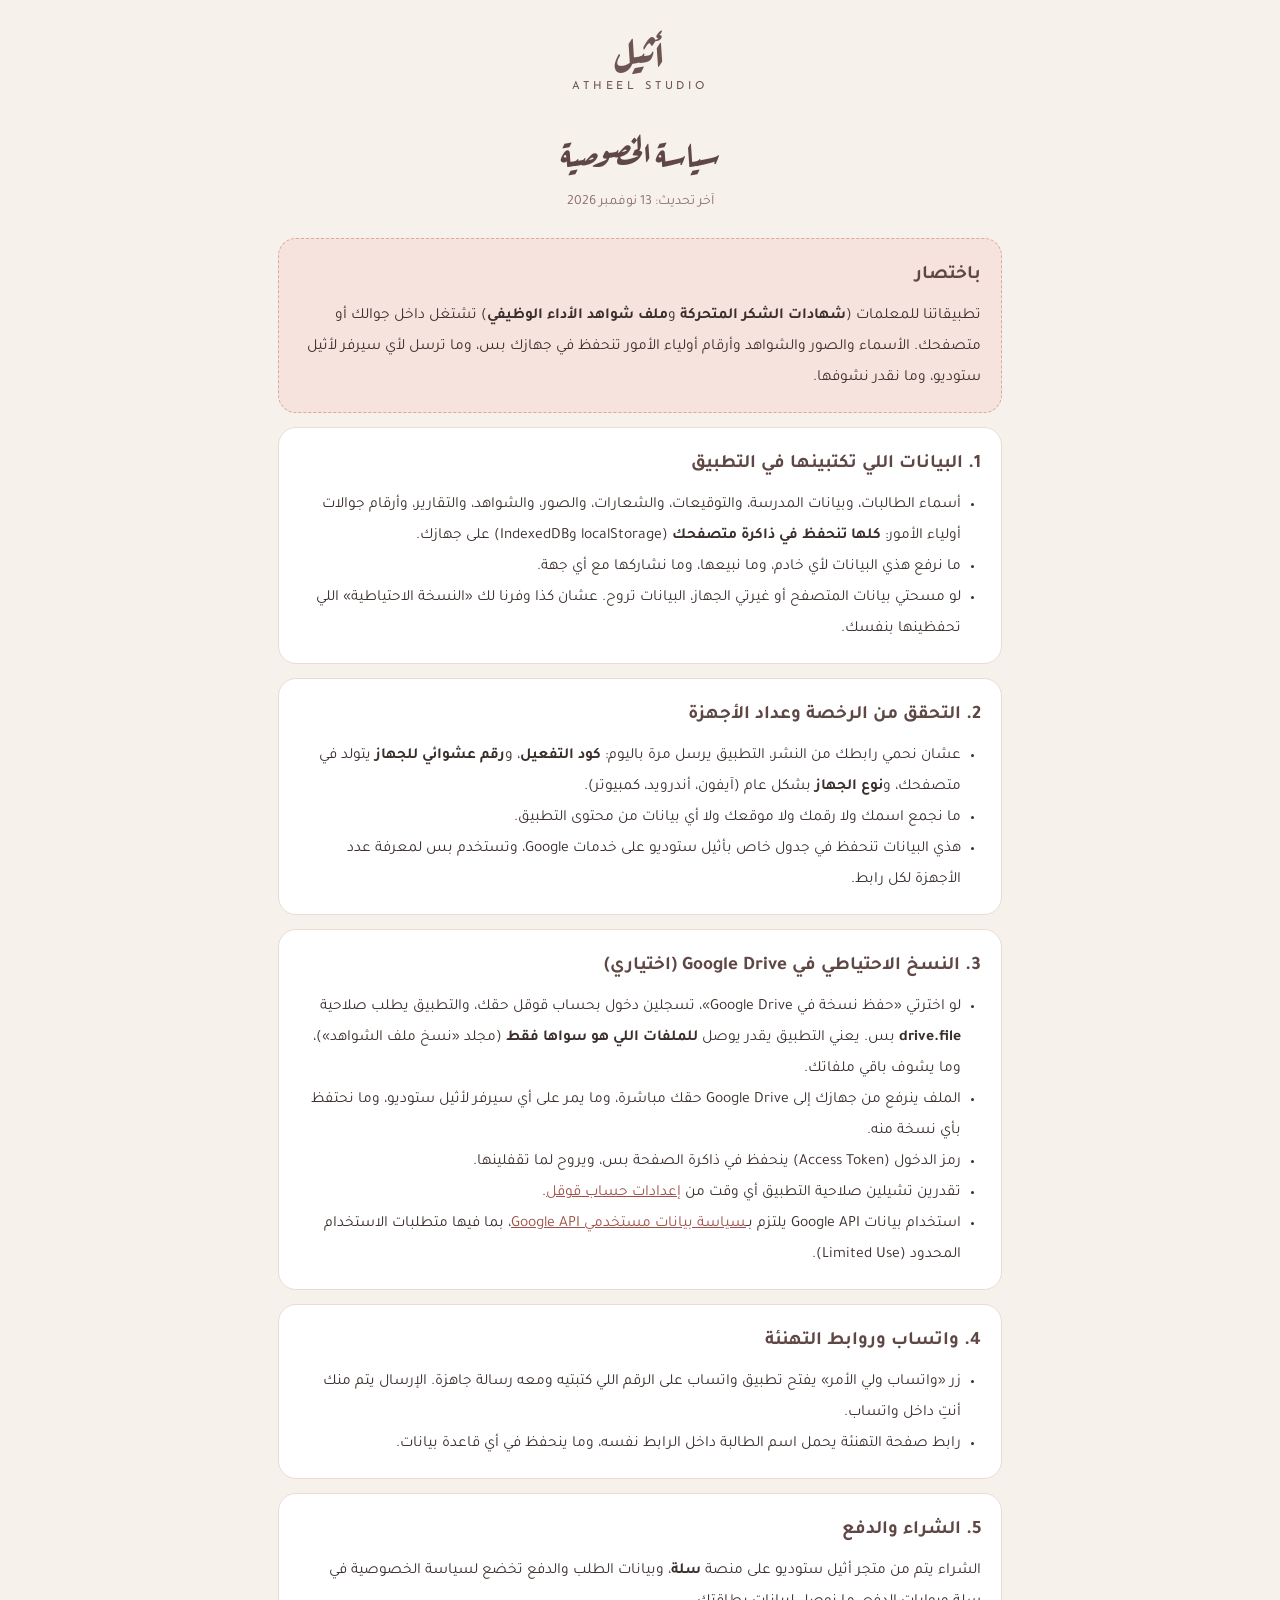
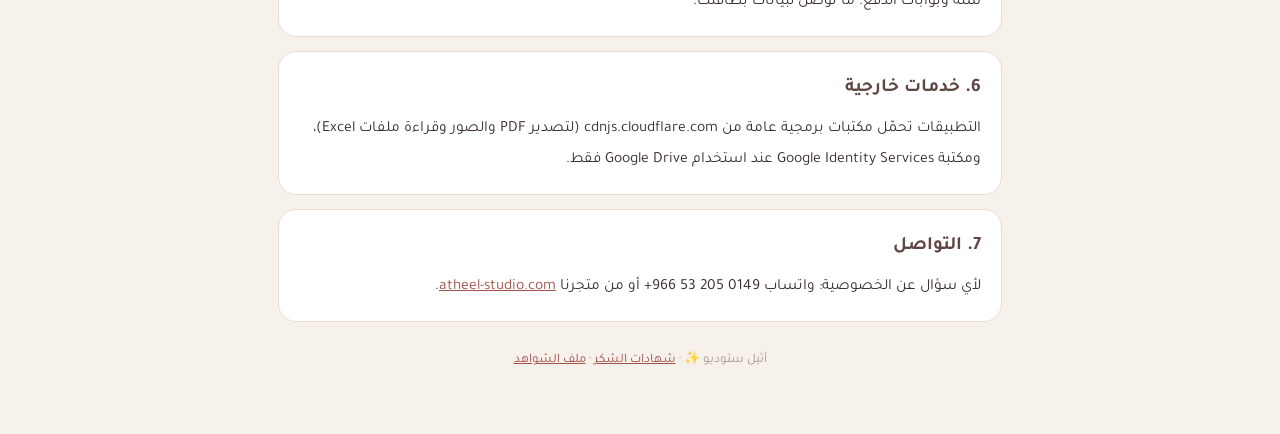
<file: privacy.html>
<!DOCTYPE html>
<html lang="ar" dir="rtl"><head><meta charset="UTF-8"><meta name="viewport" content="width=device-width, initial-scale=1">
<title>سياسة الخصوصية | أثيل ستوديو</title>
<meta name="description" content="سياسة الخصوصية لتطبيقات أثيل ستوديو للمعلمات: شهادات الشكر المتحركة وملف شواهد الأداء الوظيفي.">
<link rel="icon" type="image/png" href="/icon-192.png">
<style>@font-face{font-family:'Aref Ruqaa';font-weight:700;font-display:block;src:url([data-uri]) format('woff2');unicode-range:U+0600-06FF,U+0750-077F,U+0870-088E,U+0890-0891,U+0898-08E1,U+08E3-08FF,U+200C-200E,U+2010-2011,U+204F,U+2E41,U+FB50-FDFF,U+FE70-FE74,U+FE76-FEFC}@font-face{font-family:'Aref Ruqaa';font-weight:700;font-display:block;src:url([data-uri]) format('woff2');unicode-range:U+0000-00FF}@font-face{font-family:'Tajawal';font-weight:400;font-display:block;src:url([data-uri]) format('woff2');unicode-range:U+0600-06FF,U+0750-077F,U+0870-088E,U+0890-0891,U+0898-08E1,U+08E3-08FF,U+200C-200E,U+2010-2011,U+204F,U+2E41,U+FB50-FDFF,U+FE70-FE74,U+FE76-FEFC}@font-face{font-family:'Tajawal';font-weight:400;font-display:block;src:url([data-uri]) format('woff2');unicode-range:U+0000-00FF,U+2000-206F}@font-face{font-family:'Tajawal';font-weight:500;font-display:block;src:url([data-uri]) format('woff2');unicode-range:U+0600-06FF,U+0750-077F,U+0870-088E,U+0890-0891,U+0898-08E1,U+08E3-08FF,U+200C-200E,U+2010-2011,U+204F,U+2E41,U+FB50-FDFF,U+FE70-FE74,U+FE76-FEFC}@font-face{font-family:'Tajawal';font-weight:500;font-display:block;src:url([data-uri]) format('woff2');unicode-range:U+0000-00FF,U+2000-206F}@font-face{font-family:'Tajawal';font-weight:700;font-display:block;src:url([data-uri]) format('woff2');unicode-range:U+0600-06FF,U+0750-077F,U+0870-088E,U+0890-0891,U+0898-08E1,U+08E3-08FF,U+200C-200E,U+2010-2011,U+204F,U+2E41,U+FB50-FDFF,U+FE70-FE74,U+FE76-FEFC}@font-face{font-family:'Tajawal';font-weight:700;font-display:block;src:url([data-uri]) format('woff2');unicode-range:U+0000-00FF,U+2000-206F}@font-face{font-family:'Tajawal';font-weight:800;font-display:block;src:url([data-uri]) format('woff2');unicode-range:U+0600-06FF,U+0750-077F,U+0870-088E,U+0890-0891,U+0898-08E1,U+08E3-08FF,U+200C-200E,U+2010-2011,U+204F,U+2E41,U+FB50-FDFF,U+FE70-FE74,U+FE76-FEFC}@font-face{font-family:'Tajawal';font-weight:800;font-display:block;src:url([data-uri]) format('woff2');unicode-range:U+0000-00FF,U+2000-206F}@font-face{font-family:'Josefin Sans';font-weight:400;font-display:block;src:url([data-uri]) format('woff2')}
*{box-sizing:border-box;margin:0;padding:0}
body{font-family:Tajawal,sans-serif;background:#F7F1EC;color:#3b2f2d;line-height:2}
.wrap{max-width:760px;margin:0 auto;padding:28px 18px 60px}
.logo{text-align:center;color:#6D5552}.logo .ar{font-family:'Aref Ruqaa';font-weight:700;font-size:44px;line-height:1.1}
.logo .en{font-family:'Josefin Sans',sans-serif;font-size:11px;letter-spacing:.35em;direction:ltr}
h1{font-family:'Aref Ruqaa';font-size:34px;color:#5E4744;text-align:center;margin:18px 0 4px}
.up{text-align:center;color:#8C716C;font-size:14px;margin-bottom:22px}
.card{background:#fff;border:1px solid #EADCD5;border-radius:18px;padding:18px 20px;margin-top:14px}
h2{font-size:19px;color:#5E4744;margin-bottom:6px}
p,li{font-size:15.5px}ul{padding-right:20px}
.ok{background:#F6E3DD;border:1px dashed #D9A99E}
a{color:#A0524A}
.foot{text-align:center;color:#a89490;font-size:13px;margin-top:26px}
</style></head><body><div class="wrap">
<div class="logo"><div class="ar">أثيل</div><div class="en">ATHEEL STUDIO</div></div>
<h1>سياسة الخصوصية</h1>
<div class="up">آخر تحديث: 13 نوفمبر 2026</div>

<div class="card ok"><h2>باختصار</h2>
<p>تطبيقاتنا للمعلمات (<b>شهادات الشكر المتحركة</b> و<b>ملف شواهد الأداء الوظيفي</b>) تشتغل داخل جوالك أو متصفحك. الأسماء والصور والشواهد وأرقام أولياء الأمور تنحفظ في جهازك بس، وما ترسل لأي سيرفر لأثيل ستوديو، وما نقدر نشوفها.</p></div>

<div class="card"><h2>1. البيانات اللي تكتبينها في التطبيق</h2>
<ul>
<li>أسماء الطالبات، وبيانات المدرسة، والتوقيعات، والشعارات، والصور، والشواهد، والتقارير، وأرقام جوالات أولياء الأمور: <b>كلها تنحفظ في ذاكرة متصفحك</b> (localStorage وIndexedDB) على جهازك.</li>
<li>ما نرفع هذي البيانات لأي خادم، وما نبيعها، وما نشاركها مع أي جهة.</li>
<li>لو مسحتي بيانات المتصفح أو غيرتي الجهاز، البيانات تروح. عشان كذا وفرنا لك «النسخة الاحتياطية» اللي تحفظينها بنفسك.</li>
</ul></div>

<div class="card"><h2>2. التحقق من الرخصة وعداد الأجهزة</h2>
<ul>
<li>عشان نحمي رابطك من النشر، التطبيق يرسل مرة باليوم: <b>كود التفعيل</b>، و<b>رقم عشوائي للجهاز</b> يتولد في متصفحك، و<b>نوع الجهاز</b> بشكل عام (آيفون، أندرويد، كمبيوتر).</li>
<li>ما نجمع اسمك ولا رقمك ولا موقعك ولا أي بيانات من محتوى التطبيق.</li>
<li>هذي البيانات تنحفظ في جدول خاص بأثيل ستوديو على خدمات Google، وتستخدم بس لمعرفة عدد الأجهزة لكل رابط.</li>
</ul></div>

<div class="card"><h2>3. النسخ الاحتياطي في Google Drive (اختياري)</h2>
<ul>
<li>لو اخترتي «حفظ نسخة في Google Drive»، تسجلين دخول بحساب قوقل حقك، والتطبيق يطلب صلاحية <b>drive.file</b> بس. يعني التطبيق يقدر يوصل <b>للملفات اللي هو سواها فقط</b> (مجلد «نسخ ملف الشواهد»)، وما يشوف باقي ملفاتك.</li>
<li>الملف ينرفع من جهازك إلى Google Drive حقك مباشرة، وما يمر على أي سيرفر لأثيل ستوديو، وما نحتفظ بأي نسخة منه.</li>
<li>رمز الدخول (Access Token) ينحفظ في ذاكرة الصفحة بس، ويروح لما تقفلينها.</li>
<li>تقدرين تشيلين صلاحية التطبيق أي وقت من <a href="https://myaccount.google.com/permissions" target="_blank" rel="noopener">إعدادات حساب قوقل</a>.</li>
<li>استخدام بيانات Google API يلتزم بـ<a href="https://developers.google.com/terms/api-services-user-data-policy" target="_blank" rel="noopener">سياسة بيانات مستخدمي Google API</a>، بما فيها متطلبات الاستخدام المحدود (Limited Use).</li>
</ul></div>

<div class="card"><h2>4. واتساب وروابط التهنئة</h2>
<ul>
<li>زر «واتساب ولي الأمر» يفتح تطبيق واتساب على الرقم اللي كتبتيه ومعه رسالة جاهزة. الإرسال يتم منك أنتِ داخل واتساب.</li>
<li>رابط صفحة التهنئة يحمل اسم الطالبة داخل الرابط نفسه، وما ينحفظ في أي قاعدة بيانات.</li>
</ul></div>

<div class="card"><h2>5. الشراء والدفع</h2>
<p>الشراء يتم من متجر أثيل ستوديو على منصة <b>سلة</b>، وبيانات الطلب والدفع تخضع لسياسة الخصوصية في سلة وبوابات الدفع. ما نوصل لبيانات بطاقتك.</p></div>

<div class="card"><h2>6. خدمات خارجية</h2>
<p>التطبيقات تحمّل مكتبات برمجية عامة من cdnjs.cloudflare.com (لتصدير PDF والصور وقراءة ملفات Excel)، ومكتبة Google Identity Services عند استخدام Google Drive فقط.</p></div>

<div class="card"><h2>7. التواصل</h2>
<p>لأي سؤال عن الخصوصية: واتساب <span dir="ltr">+966 53 205 0149</span> أو من متجرنا <a href="https://atheel-studio.com">atheel-studio.com</a>.</p></div>

<div class="foot">أثيل ستوديو ✨ · <a href="/teachers.html">شهادات الشكر</a> · <a href="/shawahid.html">ملف الشواهد</a></div>
</div></body></html>
</file>
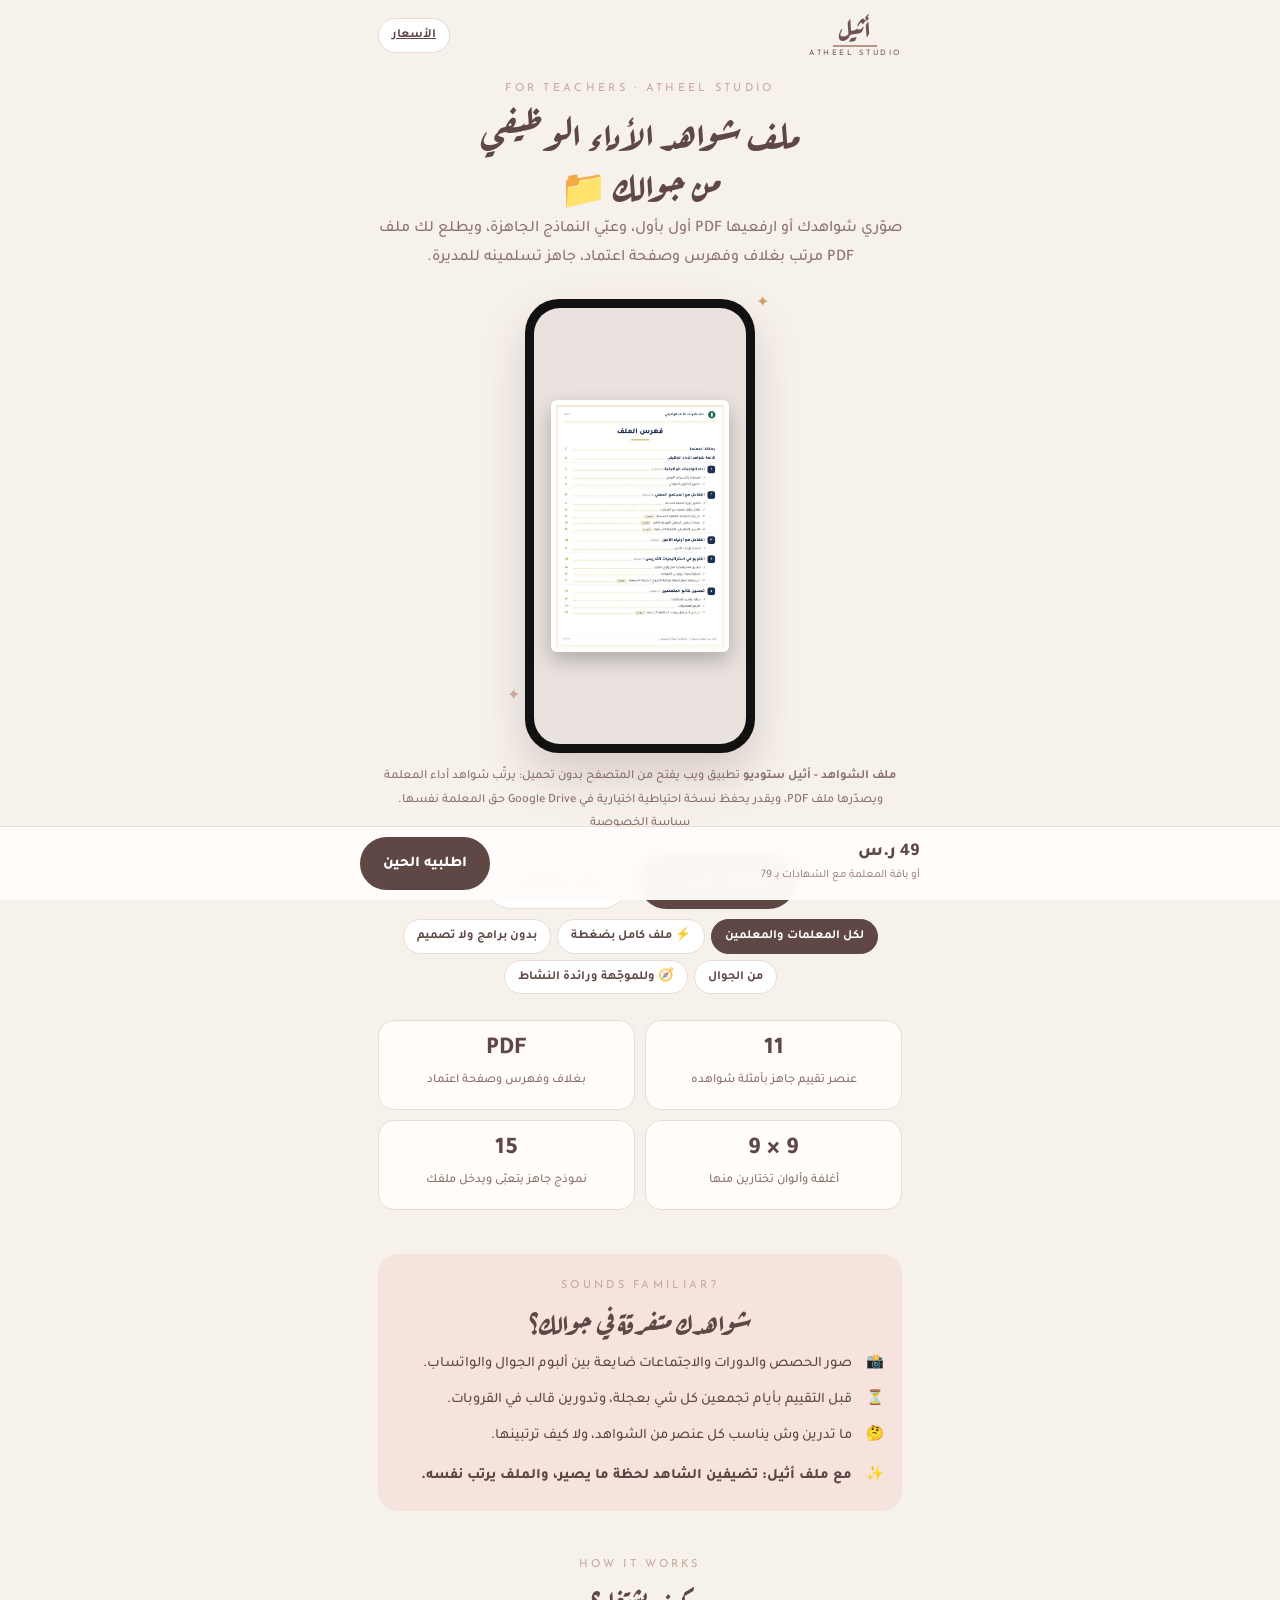
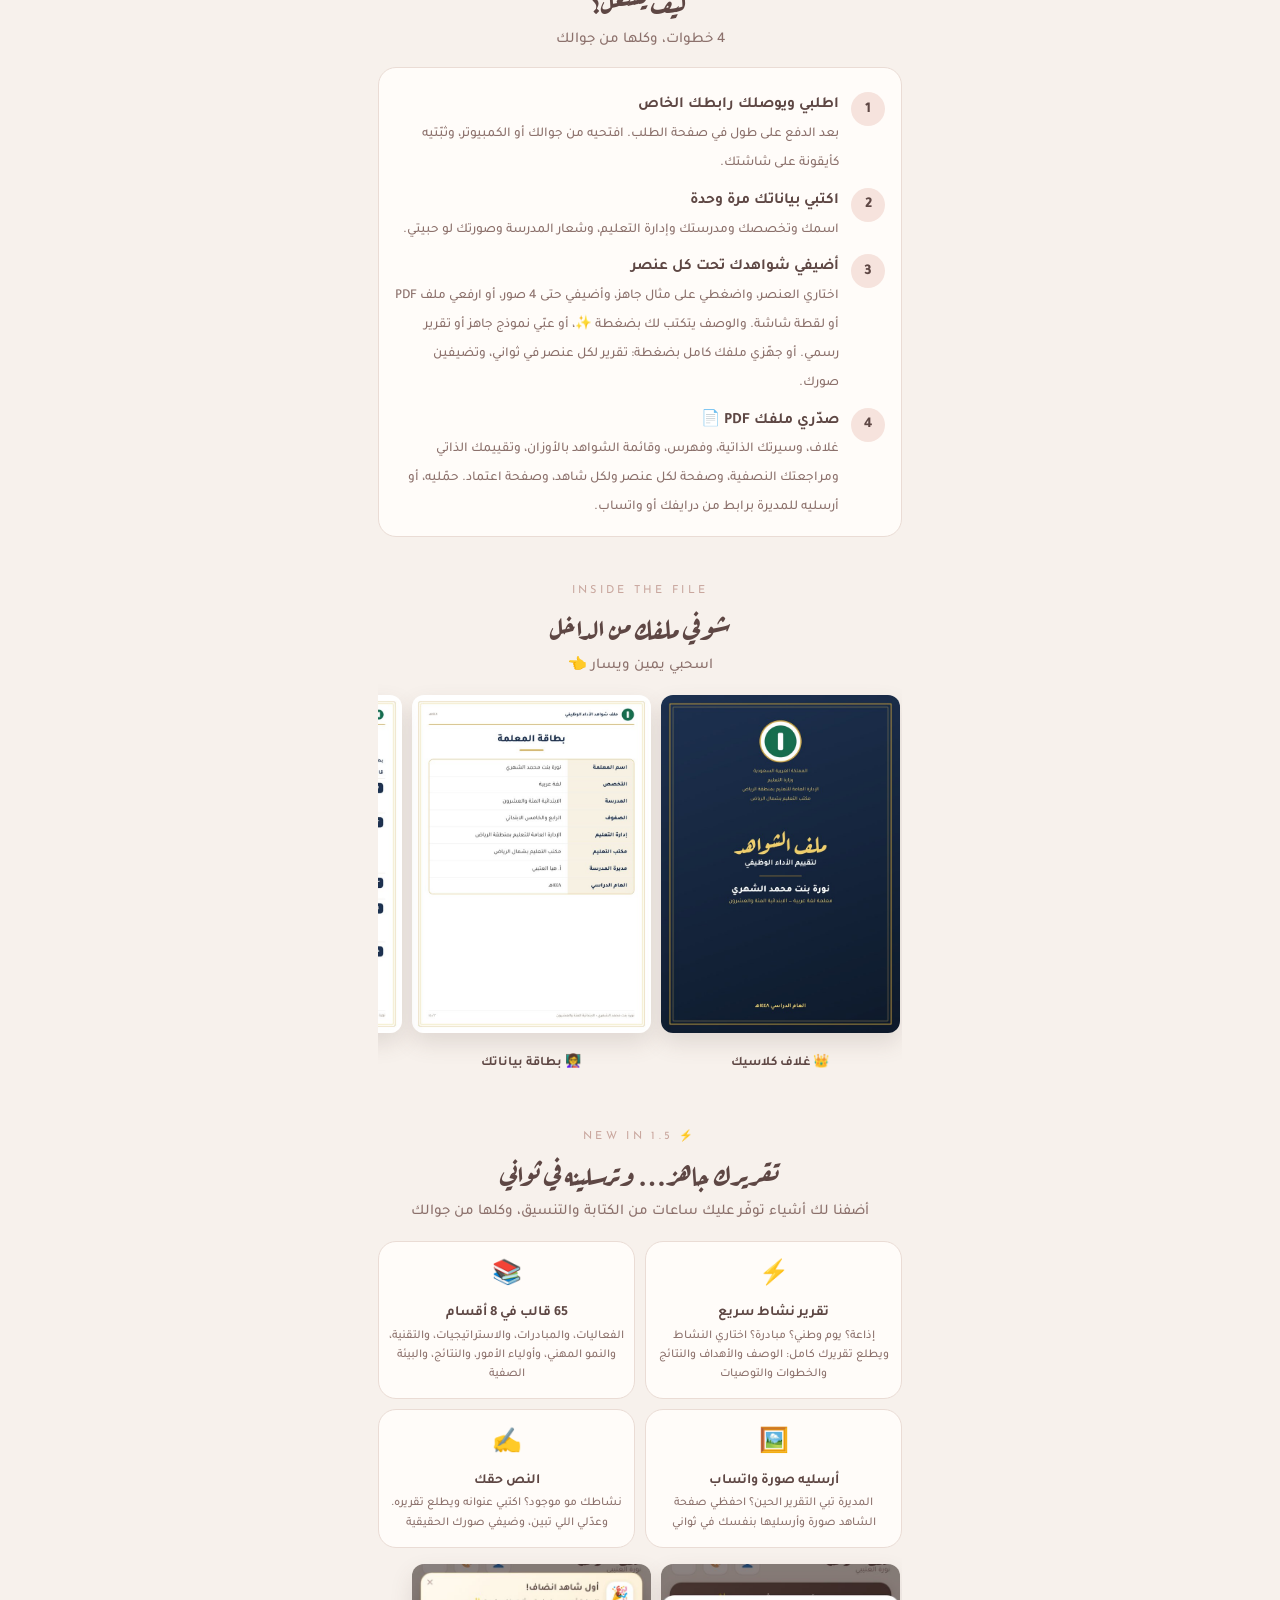
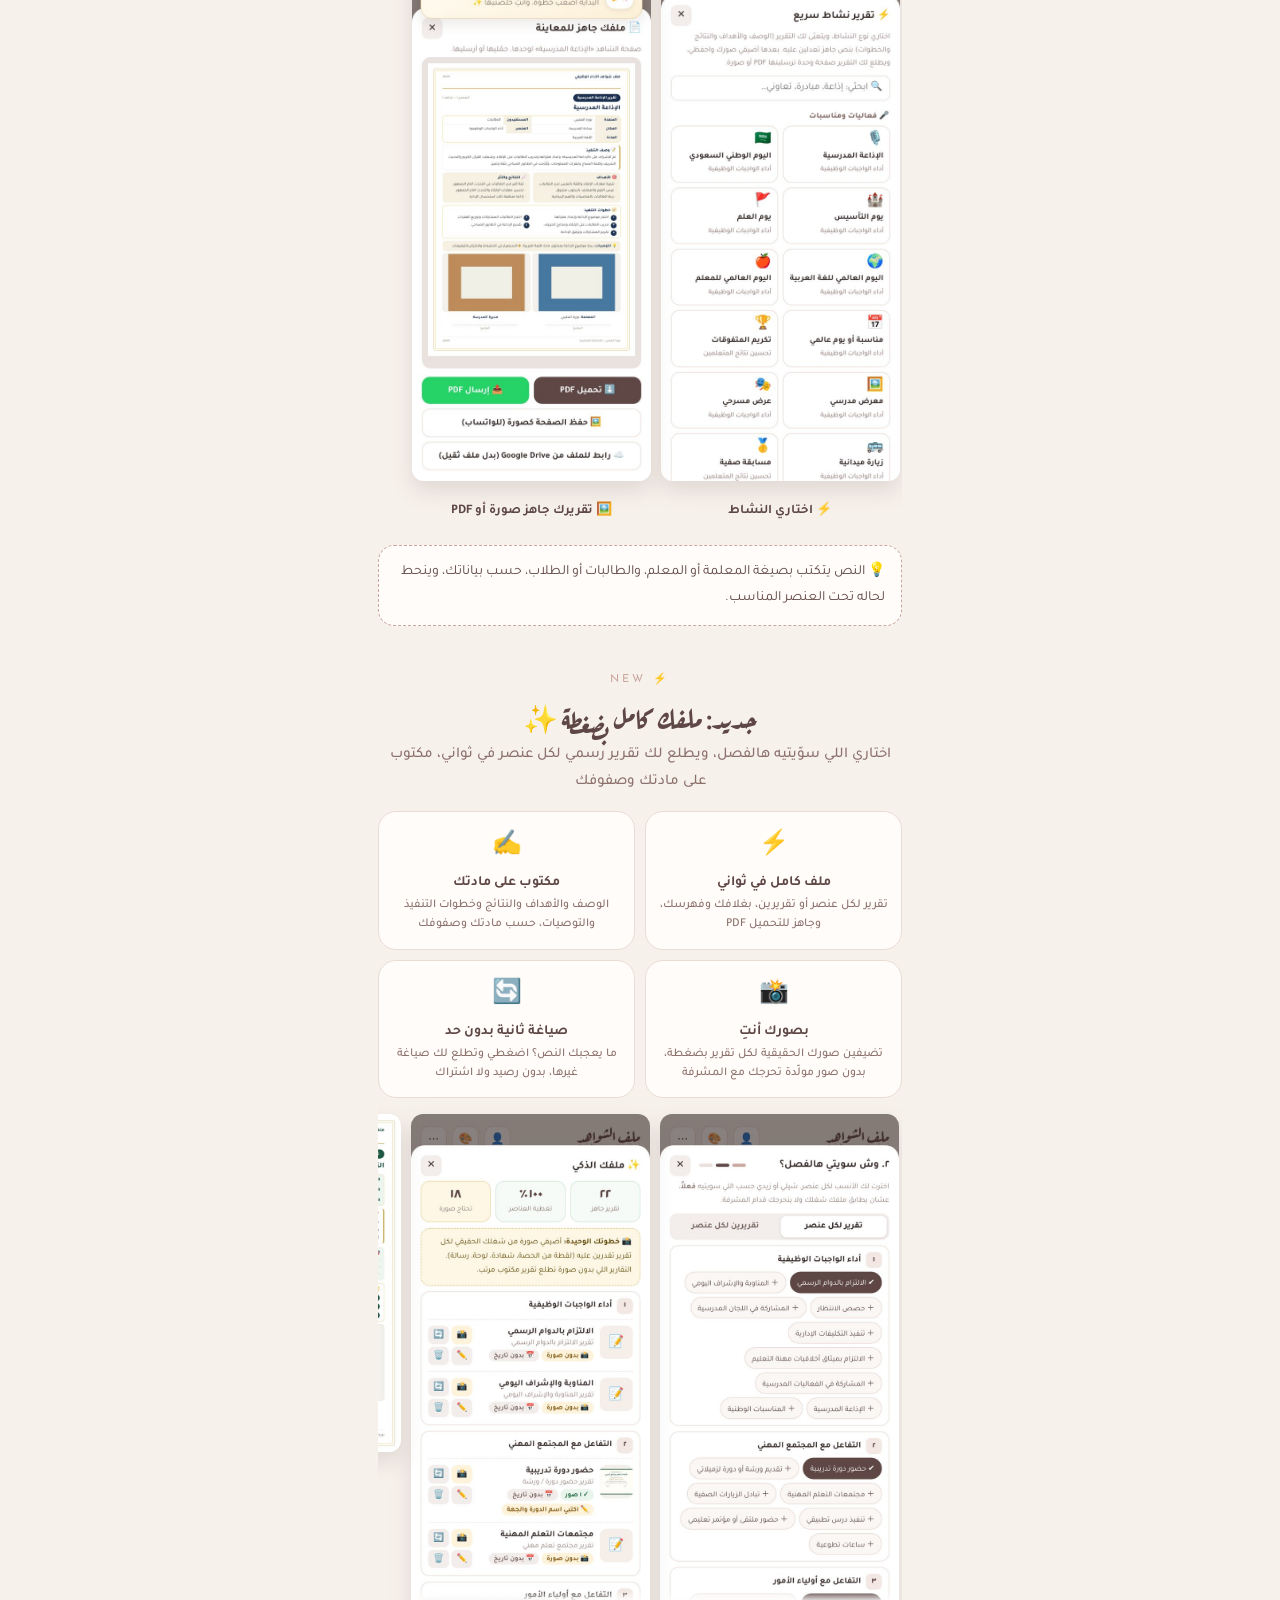
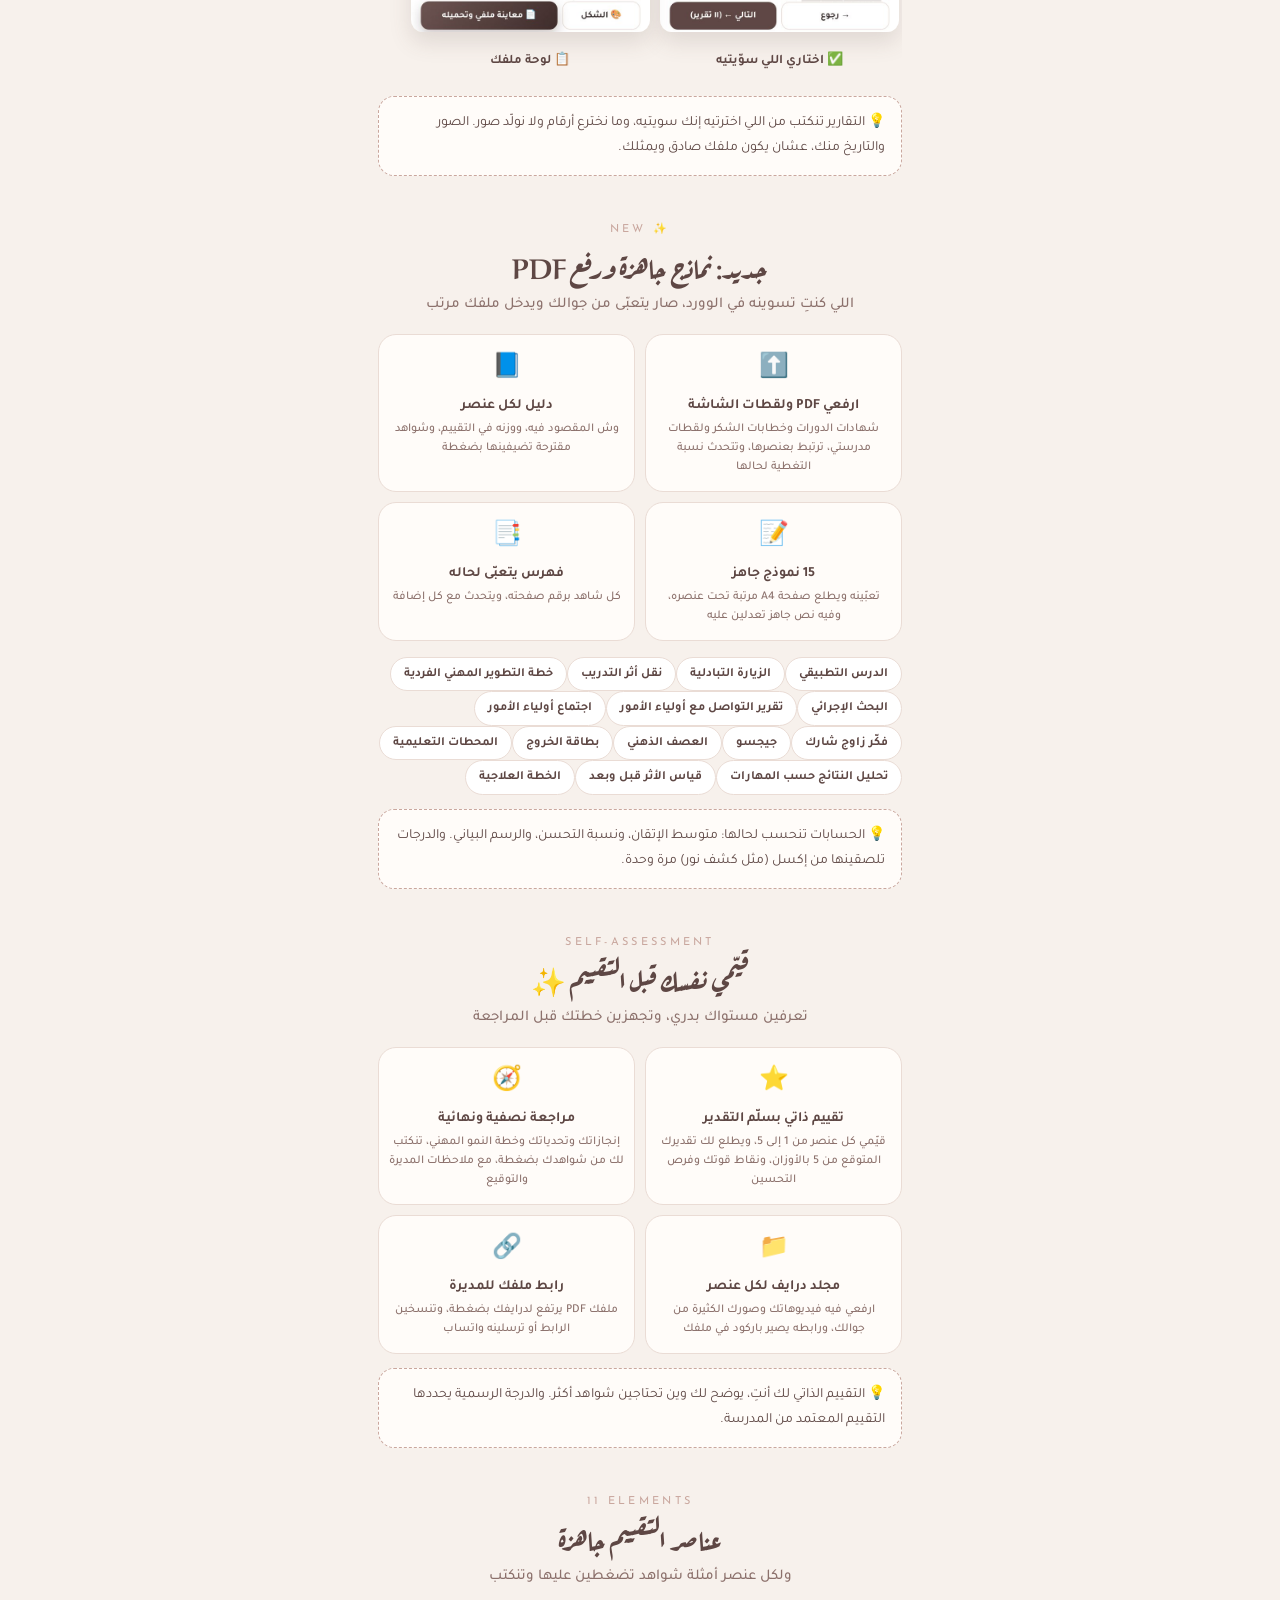
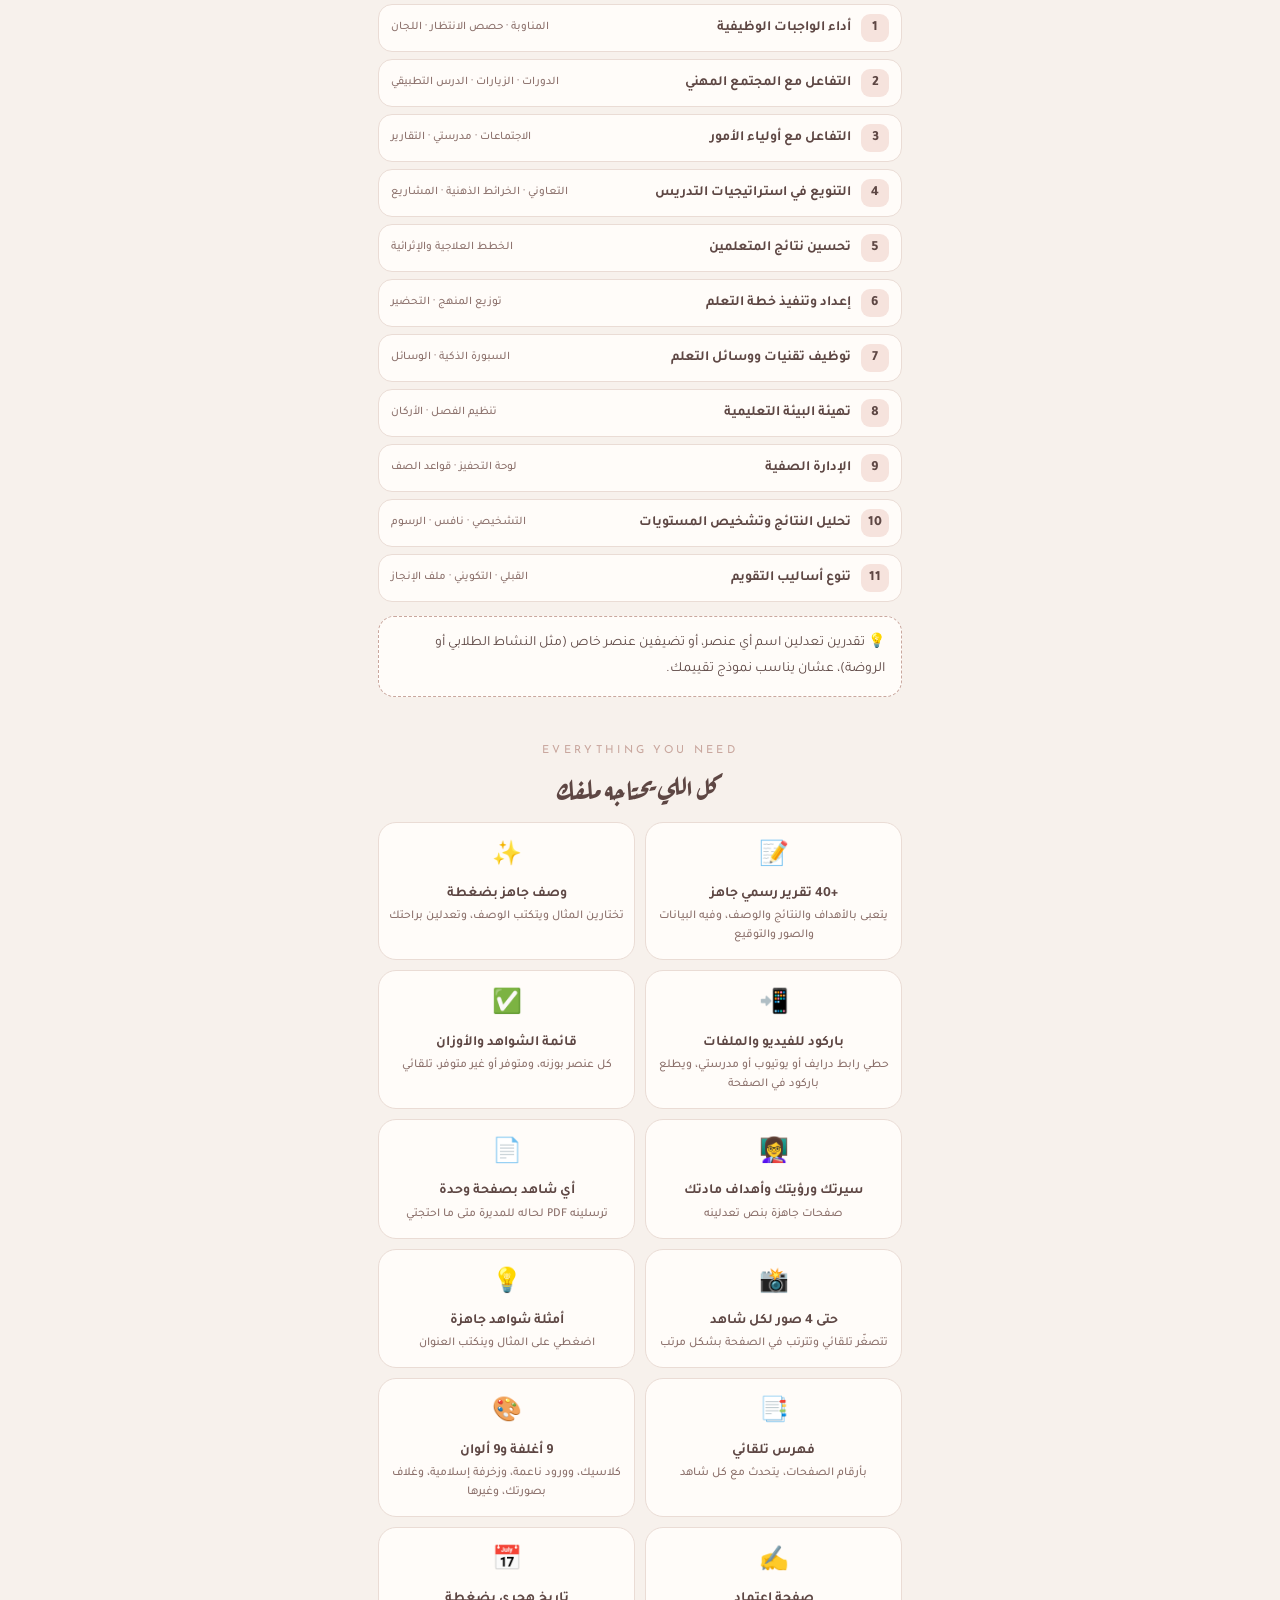
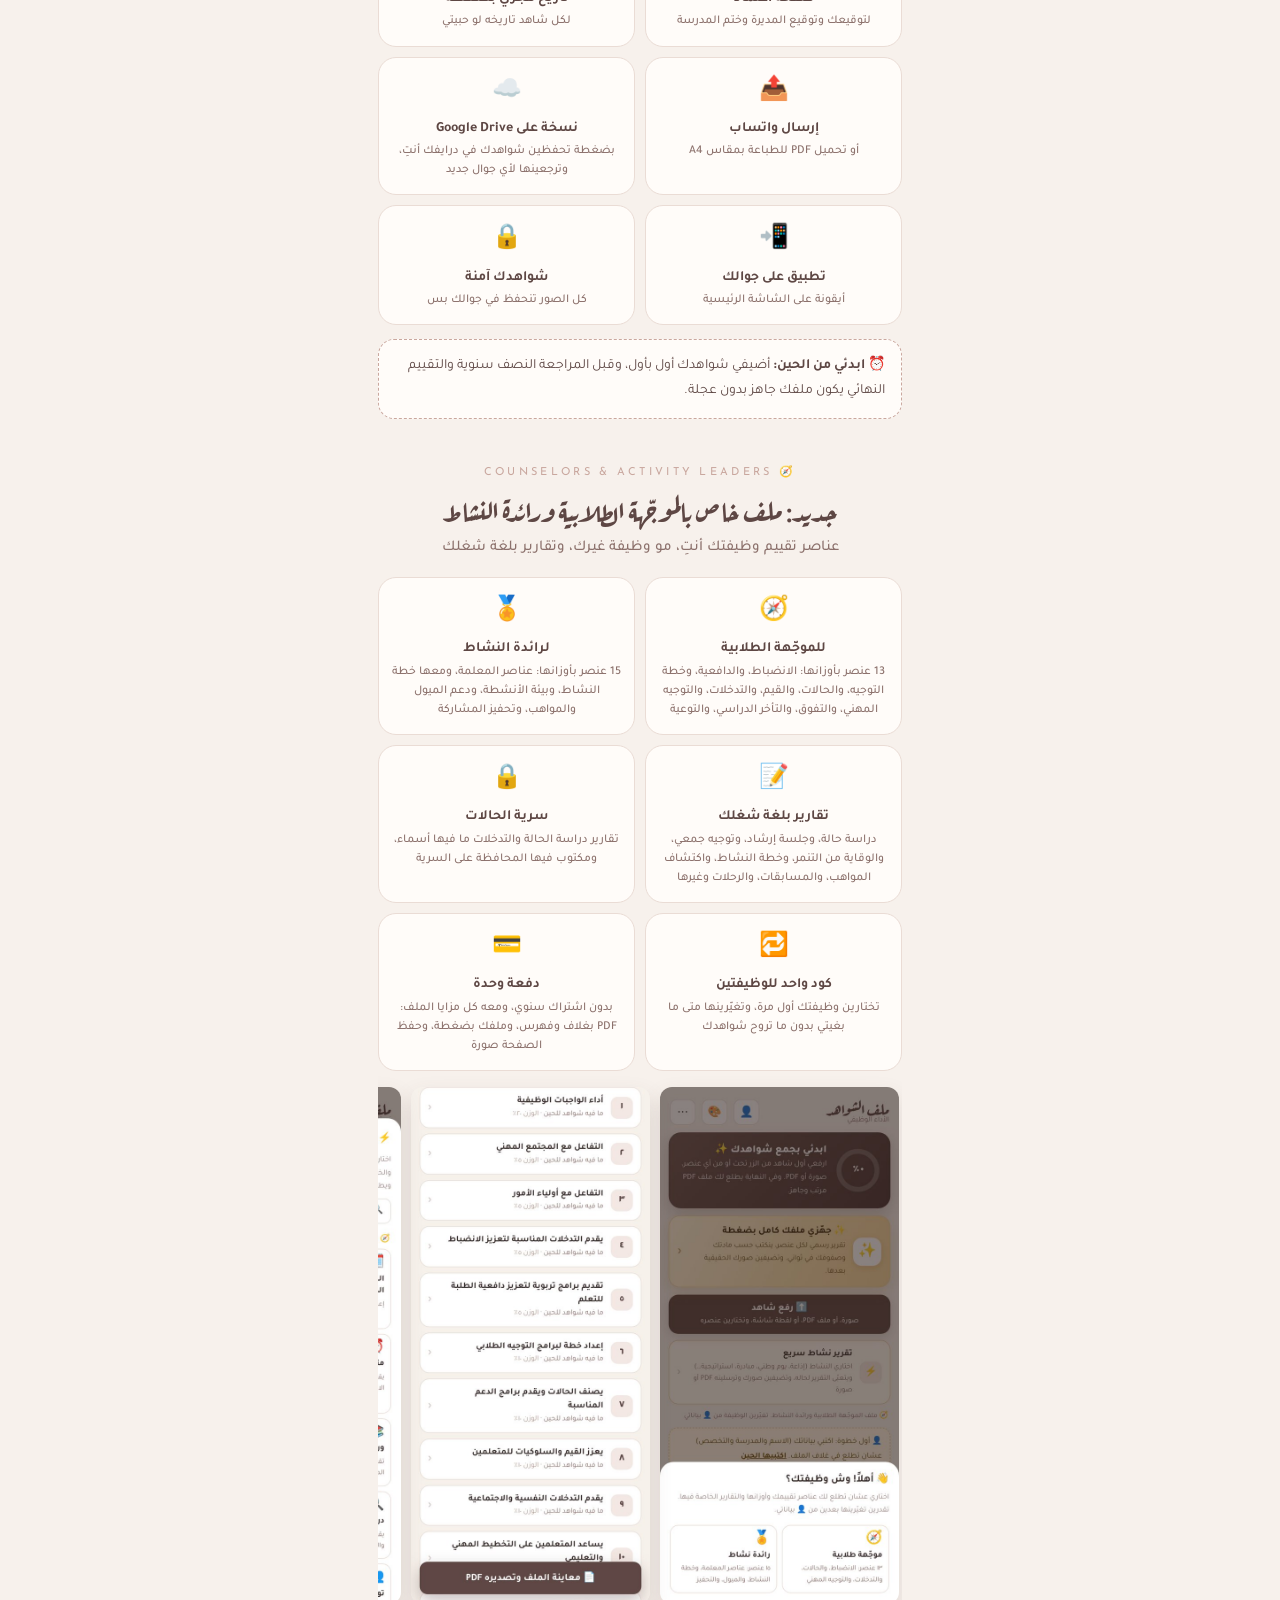
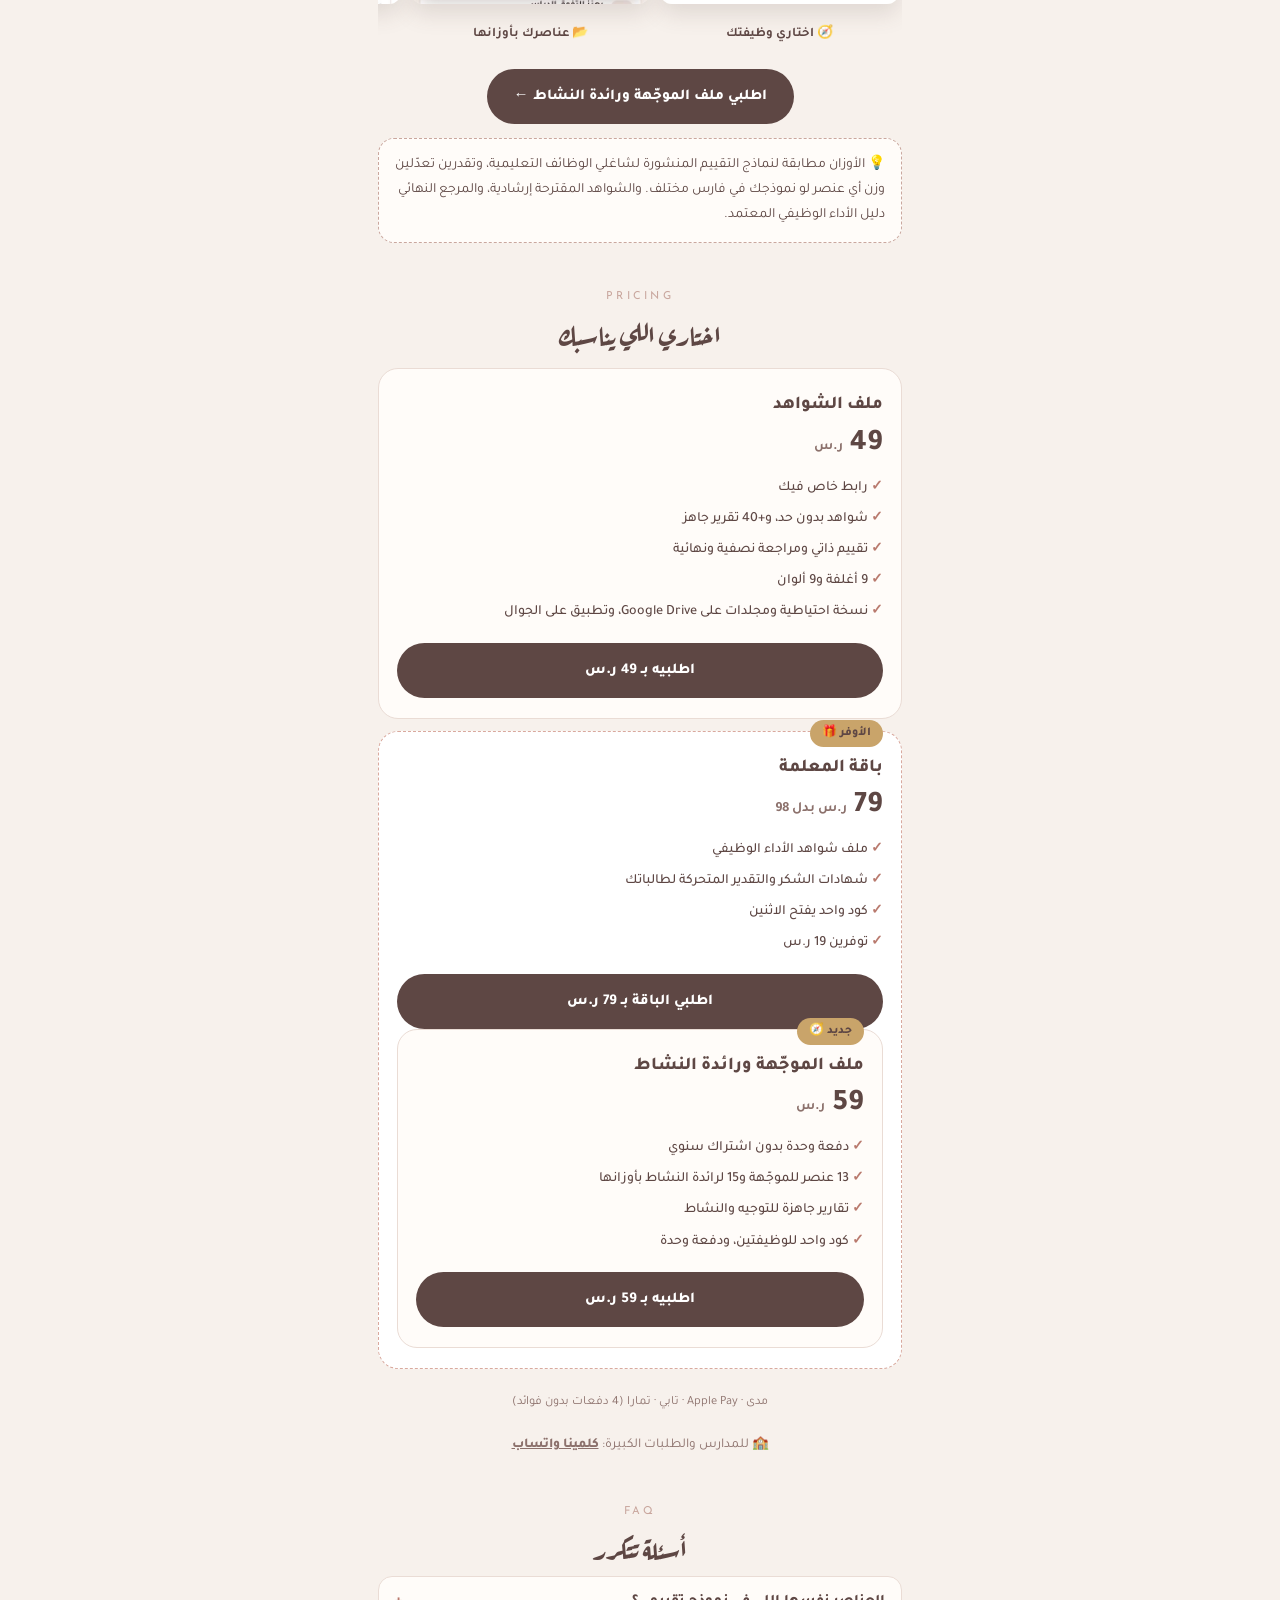
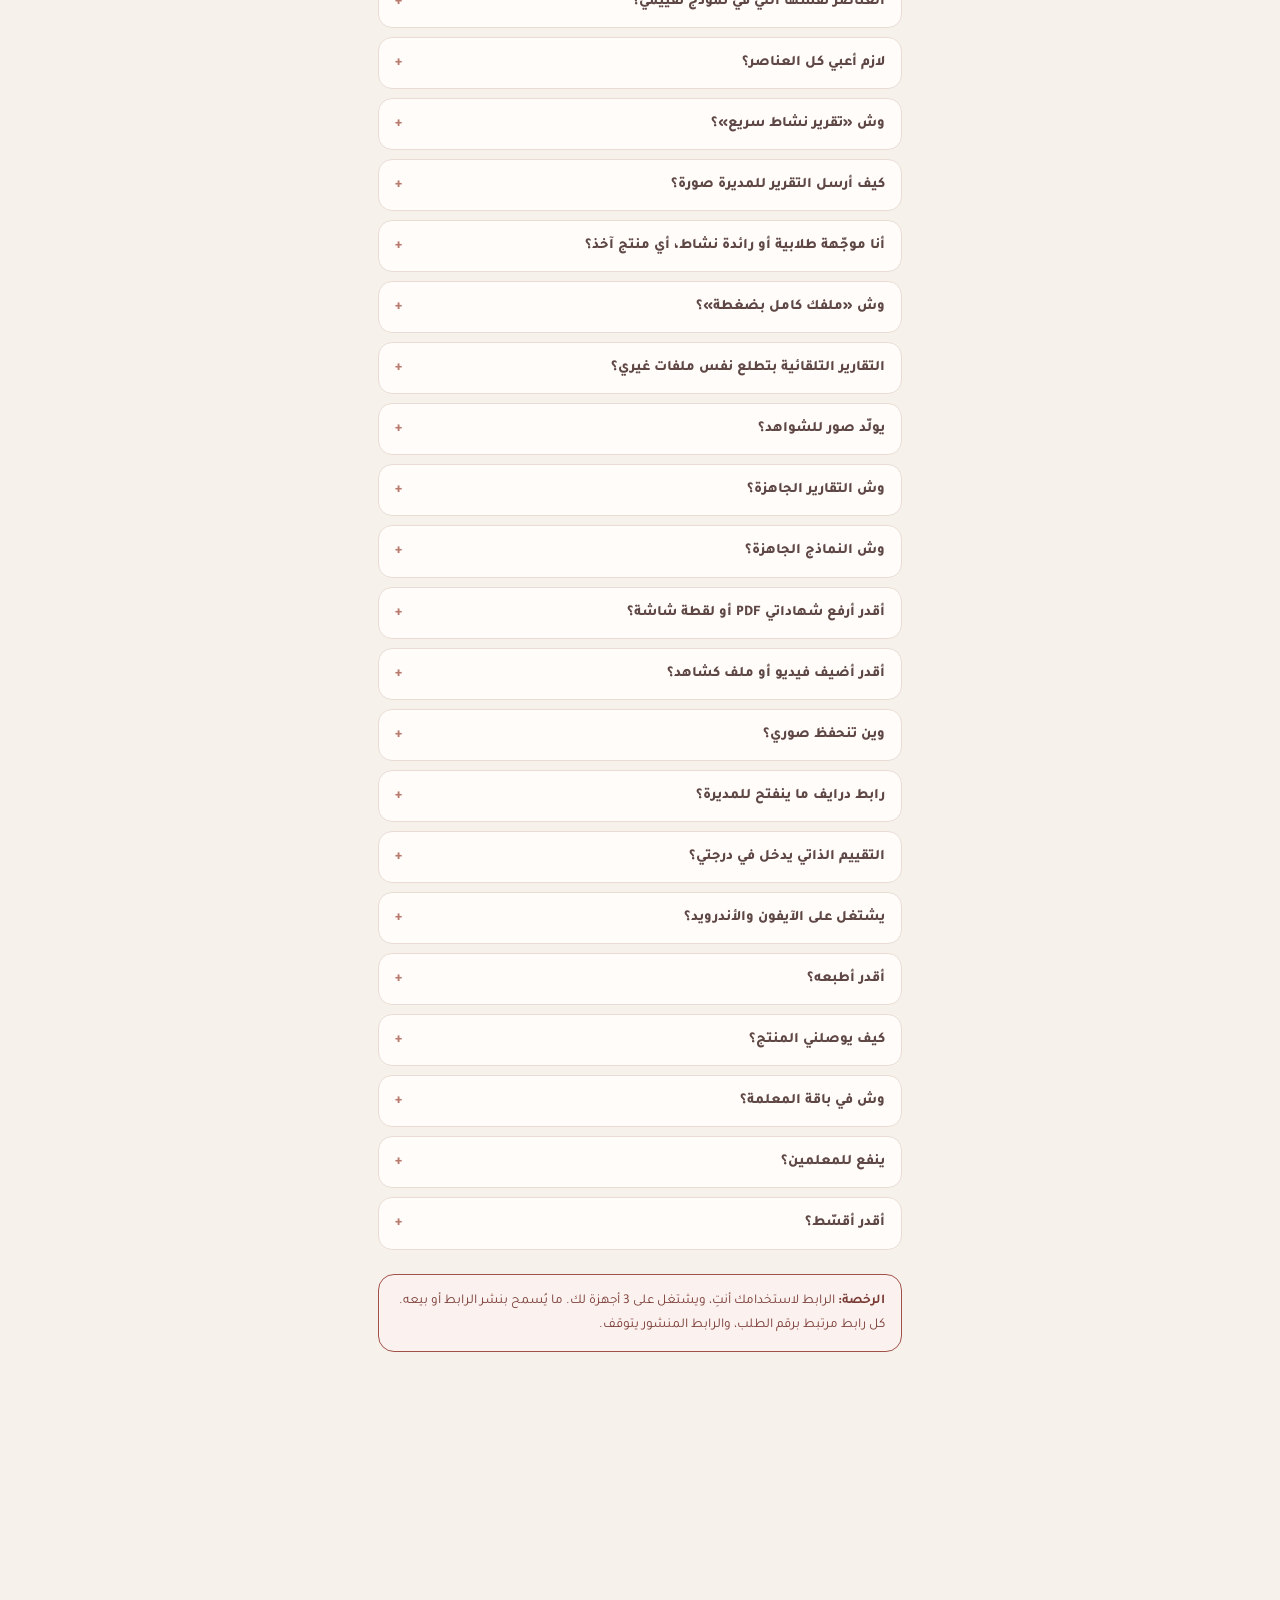
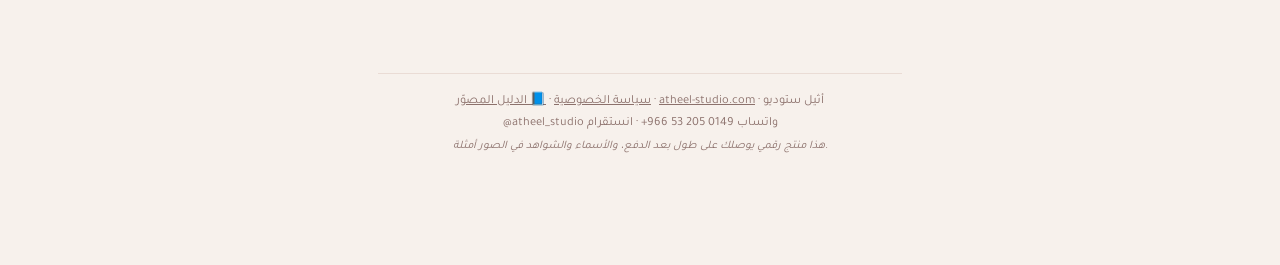
<file: shawahid.html>
<!DOCTYPE html>
<html lang="ar" dir="rtl">
<head>
<meta charset="UTF-8">
<meta name="viewport" content="width=device-width, initial-scale=1">
<title>ملف الشواهد - أثيل ستوديو | ملف شواهد الأداء الوظيفي من الجوال</title>
<meta name="description" content="اجمعي شواهد الأداء الوظيفي من جوالك: 11 عنصر جاهز مع أمثلة للشواهد، صوّري وأضيفي أول بأول، ويطلع لك ملف PDF مرتب بغلاف وفهرس وصفحة اعتماد، جاهز تسلمينه للمديرة.">
<meta property="og:title" content="ملف شواهد الأداء الوظيفي من الجوال | أثيل ستوديو">
<meta property="og:description" content="ملف شواهدك مرتب وجاهز PDF من جوالك 📁">
<style>
@font-face{font-family:'Aref Ruqaa';font-weight:700;font-display:block;src:url([data-uri]) format('woff2');unicode-range:U+0600-06FF,U+0750-077F,U+0870-088E,U+0890-0891,U+0898-08E1,U+08E3-08FF,U+200C-200E,U+2010-2011,U+204F,U+2E41,U+FB50-FDFF,U+FE70-FE74,U+FE76-FEFC}@font-face{font-family:'Aref Ruqaa';font-weight:700;font-display:block;src:url([data-uri]) format('woff2');unicode-range:U+0000-00FF}@font-face{font-family:'Tajawal';font-weight:400;font-display:block;src:url([data-uri]) format('woff2');unicode-range:U+0600-06FF,U+0750-077F,U+0870-088E,U+0890-0891,U+0898-08E1,U+08E3-08FF,U+200C-200E,U+2010-2011,U+204F,U+2E41,U+FB50-FDFF,U+FE70-FE74,U+FE76-FEFC}@font-face{font-family:'Tajawal';font-weight:400;font-display:block;src:url([data-uri]) format('woff2');unicode-range:U+0000-00FF,U+2000-206F}@font-face{font-family:'Tajawal';font-weight:500;font-display:block;src:url([data-uri]) format('woff2');unicode-range:U+0600-06FF,U+0750-077F,U+0870-088E,U+0890-0891,U+0898-08E1,U+08E3-08FF,U+200C-200E,U+2010-2011,U+204F,U+2E41,U+FB50-FDFF,U+FE70-FE74,U+FE76-FEFC}@font-face{font-family:'Tajawal';font-weight:500;font-display:block;src:url([data-uri]) format('woff2');unicode-range:U+0000-00FF,U+2000-206F}@font-face{font-family:'Tajawal';font-weight:700;font-display:block;src:url([data-uri]) format('woff2');unicode-range:U+0600-06FF,U+0750-077F,U+0870-088E,U+0890-0891,U+0898-08E1,U+08E3-08FF,U+200C-200E,U+2010-2011,U+204F,U+2E41,U+FB50-FDFF,U+FE70-FE74,U+FE76-FEFC}@font-face{font-family:'Tajawal';font-weight:700;font-display:block;src:url([data-uri]) format('woff2');unicode-range:U+0000-00FF,U+2000-206F}@font-face{font-family:'Tajawal';font-weight:800;font-display:block;src:url([data-uri]) format('woff2');unicode-range:U+0600-06FF,U+0750-077F,U+0870-088E,U+0890-0891,U+0898-08E1,U+08E3-08FF,U+200C-200E,U+2010-2011,U+204F,U+2E41,U+FB50-FDFF,U+FE70-FE74,U+FE76-FEFC}@font-face{font-family:'Tajawal';font-weight:800;font-display:block;src:url([data-uri]) format('woff2');unicode-range:U+0000-00FF,U+2000-206F}@font-face{font-family:'Josefin Sans';font-weight:400;font-display:block;src:url([data-uri]) format('woff2')}
:root{--ink:#5E4744;--logo:#6D5552;--muted:#8C716C;--rose:#B97A6E;--dusty:#C9A79E;--div:#B8948C;--gold:#C9A46A;--cream:#F7F1EC;--card:#FFFCF9;--blush:#F6E3DD;--border:#EADCD5}
*{box-sizing:border-box;margin:0;padding:0}
html{scroll-behavior:smooth}
body{font-family:'Tajawal',sans-serif;background:var(--cream);color:var(--ink);line-height:1.8;padding-bottom:84px}
a{color:inherit}
.wrap{max-width:560px;margin:0 auto;padding:0 18px}
.en{font-family:'Josefin Sans',sans-serif;font-size:11px;letter-spacing:.3em;color:var(--dusty);direction:ltr;unicode-bidi:isolate;text-transform:uppercase}
.ruq{font-family:'Aref Ruqaa',serif;font-weight:700}
h2.sec{font-family:'Aref Ruqaa',serif;font-weight:700;font-size:28px;text-align:center;line-height:1.4;margin:6px 0 6px}
.lead{text-align:center;color:var(--muted);font-size:15px;font-weight:500}
section{padding:34px 0 10px}
.btn{display:inline-flex;align-items:center;justify-content:center;gap:8px;border-radius:999px;font-weight:800;font-size:15px;padding:13px 26px;text-decoration:none;border:1px solid transparent}
.btn-ink{background:var(--ink);color:#fff}
.btn-light{background:#fff;color:var(--ink);border-color:var(--border)}
.chip{display:inline-block;background:#fff;border:1px solid var(--border);border-radius:999px;padding:5px 13px;font-size:12.5px;font-weight:700}
.chip.d{background:var(--ink);color:#fff;border-color:var(--ink)}
.cut{color:var(--div);text-align:center;letter-spacing:5px;font-size:13px;margin:4px 0}
.card{background:var(--card);border:1px solid var(--border);border-radius:18px;padding:14px 16px}

/* top */
.top{display:flex;align-items:center;justify-content:space-between;padding:14px 0}
.logo{text-align:center;line-height:1}
.logo .ar{font-family:'Aref Ruqaa';font-weight:700;font-size:28px;color:var(--logo)}
.logo .dv{width:44px;height:1.5px;background:var(--div);margin:3px auto}
.logo .e{font-family:'Josefin Sans';font-size:7.5px;letter-spacing:.35em;color:var(--logo);direction:ltr}

/* hero */
.hero{text-align:center;padding:8px 0 10px}
.hero h1{font-family:'Aref Ruqaa',serif;font-weight:700;font-size:38px;line-height:1.35;margin:8px 0 6px}
.hero p{color:var(--muted);font-size:16px;font-weight:500}
.hero .ctas{display:flex;gap:10px;justify-content:center;flex-wrap:wrap;margin:18px 0 10px}
.hero .chips{display:flex;gap:6px;justify-content:center;flex-wrap:wrap;margin-top:6px}
.phone{position:relative;width:230px;margin:26px auto 4px;border-radius:34px;background:#111;padding:9px;box-shadow:0 22px 46px rgba(94,71,68,.22)}
.screen{border-radius:26px;overflow:hidden;background:#e9e2df;aspect-ratio:9/18.5;position:relative}
.screen img{position:absolute;top:50%;left:8%;width:84%;transform:translateY(-50%);border-radius:6px;opacity:0;transition:opacity .9s;box-shadow:0 8px 20px rgba(0,0,0,.25)}
.screen img.on{opacity:1}
.sparkle{position:absolute;color:var(--gold);font-size:16px}
.fade{opacity:0;transform:translateY(14px);transition:all .7s ease}
.fade.in{opacity:1;transform:none}

/* stats */
.stats{display:grid;grid-template-columns:1fr 1fr;gap:10px;margin-top:16px}
.stat{background:var(--card);border:1px solid var(--border);border-radius:16px;text-align:center;padding:14px 8px}
.stat b{display:block;font-size:24px;font-weight:800;line-height:1.3}
.stat span{font-size:12.5px;color:var(--muted);font-weight:500}

/* pain */
.pain{background:var(--blush);border-radius:20px;padding:22px 18px;margin-top:10px}
.pain .row{display:flex;gap:10px;margin-top:10px;font-size:14.5px;font-weight:500}
.pain .row i{font-style:normal;flex:0 0 22px}

/* steps */
.step{display:flex;gap:12px;align-items:flex-start;margin-top:10px}
.num{flex:0 0 34px;height:34px;border-radius:50%;background:var(--blush);font-weight:800;display:flex;align-items:center;justify-content:center;font-size:15px}
.step b{display:block;font-size:15.5px}
.step span{font-size:13.5px;color:var(--muted);font-weight:500}

/* features */
.feat{display:grid;grid-template-columns:1fr 1fr;gap:10px;margin-top:16px}
.feat .card{text-align:center;padding:14px 10px}
.feat i{display:block;font-style:normal;font-size:24px}
.feat b{display:block;font-size:14px;margin-top:2px}
.feat span{display:block;font-size:12px;color:var(--muted);font-weight:500;line-height:1.6}

/* colors */
.colors{display:flex;gap:10px;overflow-x:auto;padding:16px 2px 8px;scroll-snap-type:x mandatory}
.colors figure{flex:0 0 46%;scroll-snap-align:center;text-align:center}
.els{counter-reset:e;margin-top:14px}
.els div{counter-increment:e;display:flex;gap:10px;align-items:center;background:var(--card);border:1px solid var(--border);border-radius:14px;padding:9px 12px;margin-top:7px;font-size:14px;font-weight:700}
.els div::before{content:counter(e);flex:0 0 28px;height:28px;border-radius:9px;background:var(--blush);display:flex;align-items:center;justify-content:center;font-weight:800}
.els small{margin-right:auto;font-size:11.5px;color:var(--muted);font-weight:500}
.colors img{width:100%;border-radius:12px;box-shadow:0 10px 22px rgba(94,71,68,.15)}
.colors figcaption{font-size:13px;font-weight:700;margin-top:6px}

/* reasons */
.reasons{display:flex;flex-wrap:wrap;gap:7px;justify-content:center;margin-top:14px}

/* outputs */
.out{display:grid;grid-template-columns:1fr 1fr 1fr;gap:8px;margin-top:16px}
.out .card{text-align:center;padding:14px 6px}
.out i{font-style:normal;font-size:28px;display:block}
.out b{font-size:13.5px;display:block}
.out span{font-size:11.5px;color:var(--muted);display:block;line-height:1.5}

/* pricing */
.plans{display:grid;gap:12px;margin-top:16px}
.plan{background:var(--card);border:1px solid var(--border);border-radius:20px;padding:20px 18px;position:relative}
.plan.best{background:#fff;border:1.5px dashed #D9A99E}
.plan .tag{position:absolute;top:-12px;right:18px;background:var(--gold);color:var(--ink);font-weight:800;font-size:12px;border-radius:999px;padding:3px 12px}
.plan h3{font-size:18px;font-weight:800}
.plan .price{font-size:30px;font-weight:800;line-height:1.3;margin:4px 0}
.plan .price small{font-size:14px;font-weight:700;color:var(--muted)}
.plan ul{list-style:none;margin:8px 0 14px}
.plan li{font-size:14px;font-weight:500;padding:3px 0}
.plan li::before{content:"✓ ";color:var(--rose);font-weight:800}
.plan .btn{width:100%}
.pay{text-align:center;font-size:12.5px;color:var(--muted);margin-top:10px}

.tip{border:1.5px dashed var(--dusty);border-radius:16px;padding:14px 16px;background:var(--card);font-size:14px;margin-top:14px}
.notice{background:#FBF1EE;border:1.5px solid #A0524A;border-radius:16px;padding:14px 16px;color:#7A3B35;font-size:13.5px;margin-top:14px}

/* faq */
details{background:var(--card);border:1px solid var(--border);border-radius:14px;padding:12px 16px;margin-top:9px}
summary{font-weight:800;font-size:14.5px;cursor:pointer;list-style:none;display:flex;justify-content:space-between;gap:10px}
summary::after{content:"+";color:var(--rose);font-weight:800}
details[open] summary::after{content:"−"}
details p{font-size:13.5px;color:var(--muted);font-weight:500;margin-top:6px}

.final{text-align:center;padding:36px 0 20px}
.foot{text-align:center;font-size:12.5px;color:var(--muted);padding:16px 0 24px;border-top:1px solid var(--border);margin-top:20px}
.foot span{direction:ltr;unicode-bidi:isolate}

/* sticky */
.hero .appid{font-size:12.5px;color:var(--muted,#8C716C);max-width:520px;margin:12px auto 0;line-height:1.9}.hero .appid a{color:inherit;text-decoration:underline}
.sticky{position:fixed;bottom:0;left:0;right:0;background:rgba(255,252,249,.97);border-top:1px solid var(--border);padding:10px 14px calc(10px + env(safe-area-inset-bottom));z-index:20;backdrop-filter:blur(6px)}
.sticky .in{max-width:560px;margin:0 auto;display:flex;align-items:center;gap:12px}
.sticky .p{flex:1;line-height:1.3}
.sticky .p b{font-size:18px;font-weight:800;display:block}
.sticky .p span{font-size:11.5px;color:var(--muted)}
.sticky .btn{padding:12px 22px}
</style>
</head>
<body>
<div class="wrap">
  <div class="top">
    <div class="logo"><div class="ar">أثيل</div><div class="dv"></div><div class="e">ATHEEL STUDIO</div></div>
    <a class="chip" href="#plans">الأسعار</a>
  </div>

  <div class="hero">
    <div class="en">For Teachers · Atheel Studio</div>
    <h1>ملف شواهد الأداء الوظيفي<br>من جوالك 📁</h1>
    <p>صوّري شواهدك أو ارفعيها PDF أول بأول، وعبّي النماذج الجاهزة، ويطلع لك ملف PDF مرتب بغلاف وفهرس وصفحة اعتماد، جاهز تسلمينه للمديرة.</p>
    <div class="phone">
      <div class="screen">
        <img class="on" src="shawahid/img/cover-gold.jpg" alt="غلاف ملف الشواهد بتصميم كلاسيك فاخر">
        <img src="shawahid/img/toc.jpg" alt="فهرس ملف الشواهد بأرقام الصفحات">
        <img src="shawahid/img/ev-cert.jpg" alt="صفحة شاهد حضور دورة تدريبية">
        <img src="shawahid/img/cover-rose.jpg" alt="غلاف ملف الشواهد بتصميم فاتح أنيق">
        <img src="shawahid/img/ev-chart.jpg" alt="صفحة شاهد تحليل نتائج الاختبارات">
        <img src="shawahid/img/cover-teal.jpg" alt="غلاف ملف الشواهد بتصميم عصري">
      </div>
      <span class="sparkle" style="top:-8px;right:-14px">✦</span><span class="sparkle" style="bottom:40px;left:-18px;color:var(--dusty)">✦</span>
    </div>
    <p class="appid"><b>ملف الشواهد - أثيل ستوديو</b> تطبيق ويب يفتح من المتصفح بدون تحميل: يرتّب شواهد أداء المعلمة ويصدّرها ملف PDF، ويقدر يحفظ نسخة احتياطية اختيارية في Google Drive حق المعلمة نفسها. <a href="/privacy.html">سياسة الخصوصية</a></p>
    <div class="ctas">
      <a class="btn btn-ink" href="https://atheel-studio.com/?product_id=702048293">اطلبيه الحين ←</a>
      <a class="btn btn-light" href="#how">كيف يشتغل؟</a>
    </div>
    <div class="chips"><span class="chip d">لكل المعلمات والمعلمين</span><span class="chip">⚡ ملف كامل بضغطة</span><span class="chip">بدون برامج ولا تصميم</span><span class="chip">من الجوال</span><a class="chip" href="#pg" style="text-decoration:none">🧭 وللموجّهة ورائدة النشاط</a></div>
  </div>

  <div class="stats fade">
    <div class="stat"><b>11</b><span>عنصر تقييم جاهز بأمثلة شواهده</span></div>
    <div class="stat"><b>PDF</b><span>بغلاف وفهرس وصفحة اعتماد</span></div>
    <div class="stat"><b>9 × 9</b><span>أغلفة وألوان تختارين منها</span></div>
    <div class="stat"><b>15</b><span>نموذج جاهز يتعبّى ويدخل ملفك</span></div>
  </div>

  <section class="fade">
    <div class="pain">
      <div class="en" style="text-align:center">Sounds familiar?</div>
      <h2 class="sec">شواهدك متفرقة في جوالك؟</h2>
      <div class="row"><i>📸</i><span>صور الحصص والدورات والاجتماعات ضايعة بين ألبوم الجوال والواتساب.</span></div>
      <div class="row"><i>⏳</i><span>قبل التقييم بأيام تجمعين كل شي بعجلة، وتدورين قالب في القروبات.</span></div>
      <div class="row"><i>🤔</i><span>ما تدرين وش يناسب كل عنصر من الشواهد، ولا كيف ترتبينها.</span></div>
      <div class="row" style="font-weight:800;margin-top:14px"><i>✨</i><span>مع ملف أثيل: تضيفين الشاهد لحظة ما يصير، والملف يرتب نفسه.</span></div>
    </div>
  </section>

  <section id="how" class="fade">
    <div class="en" style="text-align:center">How it works</div>
    <h2 class="sec">كيف يشتغل؟</h2>
    <p class="lead">4 خطوات، وكلها من جوالك</p>
    <div class="card" style="margin-top:14px">
      <div class="step"><div class="num">1</div><div><b>اطلبي ويوصلك رابطك الخاص</b><span>بعد الدفع على طول في صفحة الطلب. افتحيه من جوالك أو الكمبيوتر، وثبّتيه كأيقونة على شاشتك.</span></div></div>
      <div class="step"><div class="num">2</div><div><b>اكتبي بياناتك مرة وحدة</b><span>اسمك وتخصصك ومدرستك وإدارة التعليم، وشعار المدرسة وصورتك لو حبيتي.</span></div></div>
      <div class="step"><div class="num">3</div><div><b>أضيفي شواهدك تحت كل عنصر</b><span>اختاري العنصر، واضغطي على مثال جاهز، وأضيفي حتى 4 صور، أو ارفعي ملف PDF أو لقطة شاشة. والوصف يتكتب لك بضغطة ✨، أو عبّي نموذج جاهز أو تقرير رسمي. أو جهّزي ملفك كامل بضغطة: تقرير لكل عنصر في ثواني، وتضيفين صورك.</span></div></div>
      <div class="step"><div class="num">4</div><div><b>صدّري ملفك PDF 📄</b><span>غلاف، وسيرتك الذاتية، وفهرس، وقائمة الشواهد بالأوزان، وتقييمك الذاتي ومراجعتك النصفية، وصفحة لكل عنصر ولكل شاهد، وصفحة اعتماد. حمّليه، أو أرسليه للمديرة برابط من درايفك أو واتساب.</span></div></div>
    </div>
  </section>

  <section class="fade">
    <div class="en" style="text-align:center">Inside the file</div>
    <h2 class="sec">شوفي ملفك من الداخل</h2>
    <p class="lead">اسحبي يمين ويسار 👈</p>
    <div class="colors">
      <figure><img loading="lazy" src="shawahid/img/cover-gold.jpg" alt="غلاف كلاسيك فاخر"><figcaption>👑 غلاف كلاسيك</figcaption></figure>
      <figure><img loading="lazy" src="shawahid/img/info.jpg" alt="بطاقة المعلمة"><figcaption>👩‍🏫 بطاقة بياناتك</figcaption></figure>
      <figure><img loading="lazy" src="shawahid/img/toc.jpg" alt="فهرس الملف"><figcaption>📑 فهرس تلقائي</figcaption></figure>
      <figure><img loading="lazy" src="shawahid/img/form-skills.jpg" alt="نموذج تحليل النتائج حسب المهارات"><figcaption>📊 تحليل المهارات</figcaption></figure>
      <figure><img loading="lazy" src="shawahid/img/form-visit.jpg" alt="نموذج الزيارة التبادلية"><figcaption>🤝 الزيارة التبادلية</figcaption></figure>
      <figure><img loading="lazy" src="shawahid/img/form-applied.jpg" alt="نموذج الدرس التطبيقي"><figcaption>🧑‍🏫 الدرس التطبيقي</figcaption></figure>
      <figure><img loading="lazy" src="shawahid/img/div.jpg" alt="صفحة العنصر"><figcaption>🔢 صفحة لكل عنصر</figcaption></figure>
      <figure><img loading="lazy" src="shawahid/img/check.jpg" alt="قائمة الشواهد والأوزان"><figcaption>✅ قائمة الشواهد والأوزان</figcaption></figure>
      <figure><img loading="lazy" src="shawahid/img/self.jpg" alt="صفحة التقييم الذاتي"><figcaption>⭐ التقييم الذاتي</figcaption></figure>
      <figure><img loading="lazy" src="shawahid/img/mid.jpg" alt="صفحة المراجعة النصفية"><figcaption>🧭 المراجعة النصفية</figcaption></figure>
      <figure><img loading="lazy" src="shawahid/img/fin.jpg" alt="صفحة التقييم النهائي"><figcaption>🏁 التقييم النهائي</figcaption></figure>
      <figure><img loading="lazy" src="shawahid/img/report.jpg" alt="تقرير رسمي جاهز"><figcaption>📝 تقرير رسمي جاهز</figcaption></figure>
      <figure><img loading="lazy" src="shawahid/img/qr.jpg" alt="شاهد بباركود"><figcaption>📲 شاهد بباركود (فيديو أو ملف)</figcaption></figure>
      <figure><img loading="lazy" src="shawahid/img/cv.jpg" alt="السيرة الذاتية"><figcaption>👩‍🏫 السيرة الذاتية</figcaption></figure>
      <figure><img loading="lazy" src="shawahid/img/vm.jpg" alt="رؤيتي ورسالتي"><figcaption>🌟 رؤيتي ورسالتي</figcaption></figure>
      <figure><img loading="lazy" src="shawahid/img/goals.jpg" alt="أهداف المادة"><figcaption>🎯 أهداف المادة</figcaption></figure>
      <figure><img loading="lazy" src="shawahid/img/ev-cert.jpg" alt="صفحة شاهد حضور دورة"><figcaption>🎓 شاهد بصورة</figcaption></figure>
      <figure><img loading="lazy" src="shawahid/img/ev-work.jpg" alt="صفحة شاهد بصورتين"><figcaption>🧩 شاهد بأكثر من صورة</figcaption></figure>
      <figure><img loading="lazy" src="shawahid/img/ev-chart.jpg" alt="صفحة شاهد تحليل النتائج"><figcaption>📊 تحليل النتائج</figcaption></figure>
      <figure><img loading="lazy" src="shawahid/img/sign.jpg" alt="صفحة الاعتماد والتوقيع"><figcaption>✍️ صفحة الاعتماد</figcaption></figure>
      <figure><img loading="lazy" src="shawahid/img/cover-rose.jpg" alt="غلاف فاتح أنيق"><figcaption>🌸 غلاف فاتح</figcaption></figure>
      <figure><img loading="lazy" src="shawahid/img/cover-teal.jpg" alt="غلاف عصري"><figcaption>💎 غلاف عصري</figcaption></figure>
      <figure><img loading="lazy" src="shawahid/img/cover-floral.jpg" alt="غلاف ورود ناعمة"><figcaption>🌷 غلاف ورود</figcaption></figure>
      <figure><img loading="lazy" src="shawahid/img/cover-arch.jpg" alt="غلاف القوس"><figcaption>🌙 غلاف القوس</figcaption></figure>
      <figure><img loading="lazy" src="shawahid/img/cover-geo.jpg" alt="غلاف زخرفة إسلامية"><figcaption>✳️ زخرفة إسلامية</figcaption></figure>
      <figure><img loading="lazy" src="shawahid/img/cover-wave.jpg" alt="غلاف الأمواج"><figcaption>🌊 غلاف الأمواج</figcaption></figure>
      <figure><img loading="lazy" src="shawahid/img/cover-photo.jpg" alt="غلاف بصورتك"><figcaption>📷 غلاف بصورتك</figcaption></figure>
      <figure><img loading="lazy" src="shawahid/img/cover-minimal.jpg" alt="غلاف بسيط"><figcaption>🤍 غلاف بسيط</figcaption></figure>
    </div>
  </section>

  <section class="fade" id="new15">
    <div class="en" style="text-align:center">New in 1.5 ⚡</div>
    <h2 class="sec">تقريرك جاهز… وترسلينه في ثواني</h2>
    <p class="lead">أضفنا لك أشياء توفّر عليك ساعات من الكتابة والتنسيق، وكلها من جوالك</p>
    <div class="feat">
      <div class="card"><i>⚡</i><b>تقرير نشاط سريع</b><span>إذاعة؟ يوم وطني؟ مبادرة؟ اختاري النشاط ويطلع تقريرك كامل: الوصف والأهداف والنتائج والخطوات والتوصيات</span></div>
      <div class="card"><i>📚</i><b>65 قالب في 8 أقسام</b><span>الفعاليات، والمبادرات، والاستراتيجيات، والتقنية، والنمو المهني، وأولياء الأمور، والنتائج، والبيئة الصفية</span></div>
      <div class="card"><i>🖼️</i><b>أرسليه صورة واتساب</b><span>المديرة تبي التقرير الحين؟ احفظي صفحة الشاهد صورة وأرسليها بنفسك في ثواني</span></div>
      <div class="card"><i>✍️</i><b>النص حقك</b><span>نشاطك مو موجود؟ اكتبي عنوانه ويطلع تقريره. وعدّلي اللي تبين، وضيفي صورك الحقيقية</span></div>
    </div>
    <div class="colors">
      <figure><img loading="lazy" src="shawahid/img/quick-lib.jpg" alt="مكتبة قوالب تقرير النشاط السريع"><figcaption>⚡ اختاري النشاط</figcaption></figure>
      <figure><img loading="lazy" src="shawahid/img/quick-img.jpg" alt="تقرير الإذاعة المدرسية جاهز مع زر حفظ الصفحة كصورة"><figcaption>🖼️ تقريرك جاهز صورة أو PDF</figcaption></figure>
    </div>
    <div class="tip">💡 النص يتكتب بصيغة المعلمة أو المعلم، والطالبات أو الطلاب، حسب بياناتك، وينحط لحاله تحت العنصر المناسب.</div>
  </section>

  <section class="fade" id="smart">
    <div class="en" style="text-align:center">New ⚡</div>
    <h2 class="sec">جديد: ملفك كامل بضغطة ✨</h2>
    <p class="lead">اختاري اللي سوّيتيه هالفصل، ويطلع لك تقرير رسمي لكل عنصر في ثواني، مكتوب على مادتك وصفوفك</p>
    <div class="feat">
      <div class="card"><i>⚡</i><b>ملف كامل في ثواني</b><span>تقرير لكل عنصر أو تقريرين، بغلافك وفهرسك، وجاهز للتحميل PDF</span></div>
      <div class="card"><i>✍️</i><b>مكتوب على مادتك</b><span>الوصف والأهداف والنتائج وخطوات التنفيذ والتوصيات، حسب مادتك وصفوفك</span></div>
      <div class="card"><i>📸</i><b>بصورك أنتِ</b><span>تضيفين صورك الحقيقية لكل تقرير بضغطة، بدون صور مولّدة تحرجك مع المشرفة</span></div>
      <div class="card"><i>🔄</i><b>صياغة ثانية بدون حد</b><span>ما يعجبك النص؟ اضغطي وتطلع لك صياغة غيرها، بدون رصيد ولا اشتراك</span></div>
    </div>
    <div class="colors">
      <figure><img loading="lazy" src="shawahid/img/smart-pick.jpg" alt="اختيار الشواهد اللي سوتها المعلمة لكل عنصر"><figcaption>✅ اختاري اللي سوّيتيه</figcaption></figure>
      <figure><img loading="lazy" src="shawahid/img/smart-board.jpg" alt="لوحة الملف الذكي فيها التقارير وحالة الصور"><figcaption>📋 لوحة ملفك</figcaption></figure>
      <figure><img loading="lazy" src="shawahid/img/rep-coop.jpg" alt="تقرير رسمي لاستراتيجية التعلم التعاوني بالصور"><figcaption>📝 تقرير بصورتك</figcaption></figure>
      <figure><img loading="lazy" src="shawahid/img/rep-course.jpg" alt="تقرير حضور دورة تدريبية بالشهادة"><figcaption>🎓 تقرير حضور دورة</figcaption></figure>
      <figure><img loading="lazy" src="shawahid/img/rep-plan.jpg" alt="تقرير توزيع المنهج بخطوات التنفيذ والتوصيات"><figcaption>🧭 خطوات وتوصيات</figcaption></figure>
    </div>
    <div class="tip">💡 التقارير تنكتب من اللي اخترتيه إنك سويتيه، وما نخترع أرقام ولا نولّد صور. الصور والتاريخ منك، عشان يكون ملفك صادق ويمثلك.</div>
  </section>

  <section class="fade">
    <div class="en" style="text-align:center">New ✨</div>
    <h2 class="sec">جديد: نماذج جاهزة ورفع PDF</h2>
    <p class="lead">اللي كنتِ تسوينه في الوورد، صار يتعبّى من جوالك ويدخل ملفك مرتب</p>
    <div class="feat">
      <div class="card"><i>⬆️</i><b>ارفعي PDF ولقطات الشاشة</b><span>شهادات الدورات وخطابات الشكر ولقطات مدرستي، ترتبط بعنصرها، وتتحدث نسبة التغطية لحالها</span></div>
      <div class="card"><i>📘</i><b>دليل لكل عنصر</b><span>وش المقصود فيه، ووزنه في التقييم، وشواهد مقترحة تضيفينها بضغطة</span></div>
      <div class="card"><i>📝</i><b>15 نموذج جاهز</b><span>تعبّينه ويطلع صفحة A4 مرتبة تحت عنصره، وفيه نص جاهز تعدلين عليه</span></div>
      <div class="card"><i>📑</i><b>فهرس يتعبّى لحاله</b><span>كل شاهد برقم صفحته، ويتحدث مع كل إضافة</span></div>
    </div>
    <div class="chips" style="margin-top:16px"><span class="chip">الدرس التطبيقي</span><span class="chip">الزيارة التبادلية</span><span class="chip">نقل أثر التدريب</span><span class="chip">خطة التطوير المهني الفردية</span><span class="chip">البحث الإجرائي</span><span class="chip">تقرير التواصل مع أولياء الأمور</span><span class="chip">اجتماع أولياء الأمور</span><span class="chip">فكّر زاوج شارك</span><span class="chip">جيجسو</span><span class="chip">العصف الذهني</span><span class="chip">بطاقة الخروج</span><span class="chip">المحطات التعليمية</span><span class="chip">تحليل النتائج حسب المهارات</span><span class="chip">قياس الأثر قبل وبعد</span><span class="chip">الخطة العلاجية</span></div>
    <div class="tip">💡 الحسابات تنحسب لحالها: متوسط الإتقان، ونسبة التحسن، والرسم البياني. والدرجات تلصقينها من إكسل (مثل كشف نور) مرة وحدة.</div>
  </section>

  <section class="fade">
    <div class="en" style="text-align:center">Self-assessment</div>
    <h2 class="sec">قيّمي نفسك قبل التقييم ✨</h2>
    <p class="lead">تعرفين مستواك بدري، وتجهزين خطتك قبل المراجعة</p>
    <div class="feat">
      <div class="card"><i>⭐</i><b>تقييم ذاتي بسلّم التقدير</b><span>قيّمي كل عنصر من 1 إلى 5، ويطلع لك تقديرك المتوقع من 5 بالأوزان، ونقاط قوتك وفرص التحسين</span></div>
      <div class="card"><i>🧭</i><b>مراجعة نصفية ونهائية</b><span>إنجازاتك وتحدياتك وخطة النمو المهني، تنكتب لك من شواهدك بضغطة، مع ملاحظات المديرة والتوقيع</span></div>
      <div class="card"><i>📁</i><b>مجلد درايف لكل عنصر</b><span>ارفعي فيه فيديوهاتك وصورك الكثيرة من جوالك، ورابطه يصير باركود في ملفك</span></div>
      <div class="card"><i>🔗</i><b>رابط ملفك للمديرة</b><span>ملفك PDF يرتفع لدرايفك بضغطة، وتنسخين الرابط أو ترسلينه واتساب</span></div>
    </div>
    <div class="tip">💡 التقييم الذاتي لك أنتِ، يوضح لك وين تحتاجين شواهد أكثر. والدرجة الرسمية يحددها التقييم المعتمد من المدرسة.</div>
  </section>

  <section class="fade">
    <div class="en" style="text-align:center">11 Elements</div>
    <h2 class="sec">عناصر التقييم جاهزة</h2>
    <p class="lead">ولكل عنصر أمثلة شواهد تضغطين عليها وتنكتب</p>
    <div class="els">
      <div>أداء الواجبات الوظيفية<small>المناوبة · حصص الانتظار · اللجان</small></div>
      <div>التفاعل مع المجتمع المهني<small>الدورات · الزيارات · الدرس التطبيقي</small></div>
      <div>التفاعل مع أولياء الأمور<small>الاجتماعات · مدرستي · التقارير</small></div>
      <div>التنويع في استراتيجيات التدريس<small>التعاوني · الخرائط الذهنية · المشاريع</small></div>
      <div>تحسين نتائج المتعلمين<small>الخطط العلاجية والإثرائية</small></div>
      <div>إعداد وتنفيذ خطة التعلم<small>توزيع المنهج · التحضير</small></div>
      <div>توظيف تقنيات ووسائل التعلم<small>السبورة الذكية · الوسائل</small></div>
      <div>تهيئة البيئة التعليمية<small>تنظيم الفصل · الأركان</small></div>
      <div>الإدارة الصفية<small>لوحة التحفيز · قواعد الصف</small></div>
      <div>تحليل النتائج وتشخيص المستويات<small>التشخيصي · نافس · الرسوم</small></div>
      <div>تنوع أساليب التقويم<small>القبلي · التكويني · ملف الإنجاز</small></div>
    </div>
    <div class="tip">💡 تقدرين تعدلين اسم أي عنصر، أو تضيفين عنصر خاص (مثل النشاط الطلابي أو الروضة)، عشان يناسب نموذج تقييمك.</div>
  </section>

  <section class="fade">
    <div class="en" style="text-align:center">Everything you need</div>
    <h2 class="sec">كل اللي يحتاجه ملفك</h2>
    <div class="feat">
      <div class="card"><i>📝</i><b>+40 تقرير رسمي جاهز</b><span>يتعبى بالأهداف والنتائج والوصف، وفيه البيانات والصور والتوقيع</span></div>
      <div class="card"><i>✨</i><b>وصف جاهز بضغطة</b><span>تختارين المثال ويتكتب الوصف، وتعدلين براحتك</span></div>
      <div class="card"><i>📲</i><b>باركود للفيديو والملفات</b><span>حطي رابط درايف أو يوتيوب أو مدرستي، ويطلع باركود في الصفحة</span></div>
      <div class="card"><i>✅</i><b>قائمة الشواهد والأوزان</b><span>كل عنصر بوزنه، ومتوفر أو غير متوفر، تلقائي</span></div>
      <div class="card"><i>👩‍🏫</i><b>سيرتك ورؤيتك وأهداف مادتك</b><span>صفحات جاهزة بنص تعدلينه</span></div>
      <div class="card"><i>📄</i><b>أي شاهد بصفحة وحدة</b><span>ترسلينه PDF لحاله للمديرة متى ما احتجتي</span></div>
      <div class="card"><i>📸</i><b>حتى 4 صور لكل شاهد</b><span>تتصغّر تلقائي وتترتب في الصفحة بشكل مرتب</span></div>
      <div class="card"><i>💡</i><b>أمثلة شواهد جاهزة</b><span>اضغطي على المثال وينكتب العنوان</span></div>
      <div class="card"><i>📑</i><b>فهرس تلقائي</b><span>بأرقام الصفحات، يتحدث مع كل شاهد</span></div>
      <div class="card"><i>🎨</i><b>9 أغلفة و9 ألوان</b><span>كلاسيك، وورود ناعمة، وزخرفة إسلامية، وغلاف بصورتك، وغيرها</span></div>
      <div class="card"><i>✍️</i><b>صفحة اعتماد</b><span>لتوقيعك وتوقيع المديرة وختم المدرسة</span></div>
      <div class="card"><i>📅</i><b>تاريخ هجري بضغطة</b><span>لكل شاهد تاريخه لو حبيتي</span></div>
      <div class="card"><i>📤</i><b>إرسال واتساب</b><span>أو تحميل PDF للطباعة بمقاس A4</span></div>
      <div class="card"><i>☁️</i><b>نسخة على Google Drive</b><span>بضغطة تحفظين شواهدك في درايفك أنتِ، وترجعينها لأي جوال جديد</span></div>
      <div class="card"><i>📲</i><b>تطبيق على جوالك</b><span>أيقونة على الشاشة الرئيسية</span></div>
      <div class="card"><i>🔒</i><b>شواهدك آمنة</b><span>كل الصور تنحفظ في جوالك بس</span></div>
    </div>
    <div class="tip">⏰ <b>ابدئي من الحين:</b> أضيفي شواهدك أول بأول، وقبل المراجعة النصف سنوية والتقييم النهائي يكون ملفك جاهز بدون عجلة.</div>
  </section>

  <section class="fade" id="pg">
    <div class="en" style="text-align:center">Counselors &amp; Activity Leaders 🧭</div>
    <h2 class="sec">جديد: ملف خاص بالموجّهة الطلابية ورائدة النشاط</h2>
    <p class="lead">عناصر تقييم وظيفتك أنتِ، مو وظيفة غيرك، وتقارير بلغة شغلك</p>
    <div class="feat">
      <div class="card"><i>🧭</i><b>للموجّهة الطلابية</b><span>13 عنصر بأوزانها: الانضباط، والدافعية، وخطة التوجيه، والحالات، والقيم، والتدخلات، والتوجيه المهني، والتفوق، والتأخر الدراسي، والتوعية</span></div>
      <div class="card"><i>🏅</i><b>لرائدة النشاط</b><span>15 عنصر بأوزانها: عناصر المعلمة، ومعها خطة النشاط، وبيئة الأنشطة، ودعم الميول والمواهب، وتحفيز المشاركة</span></div>
      <div class="card"><i>📝</i><b>تقارير بلغة شغلك</b><span>دراسة حالة، وجلسة إرشاد، وتوجيه جمعي، والوقاية من التنمر، وخطة النشاط، واكتشاف المواهب، والمسابقات، والرحلات وغيرها</span></div>
      <div class="card"><i>🔒</i><b>سرية الحالات</b><span>تقارير دراسة الحالة والتدخلات ما فيها أسماء، ومكتوب فيها المحافظة على السرية</span></div>
      <div class="card"><i>🔁</i><b>كود واحد للوظيفتين</b><span>تختارين وظيفتك أول مرة، وتغيّرينها متى ما بغيتي بدون ما تروح شواهدك</span></div>
      <div class="card"><i>💳</i><b>دفعة وحدة</b><span>بدون اشتراك سنوي، ومعه كل مزايا الملف: PDF بغلاف وفهرس، وملفك بضغطة، وحفظ الصفحة صورة</span></div>
    </div>
    <div class="colors">
      <figure><img loading="lazy" src="shawahid/img/pg-role.jpg" alt="اختيار الوظيفة: موجّهة طلابية أو رائدة نشاط"><figcaption>🧭 اختاري وظيفتك</figcaption></figure>
      <figure><img loading="lazy" src="shawahid/img/pg-elements.jpg" alt="عناصر تقييم الموجّهة الطلابية بأوزانها"><figcaption>📂 عناصرك بأوزانها</figcaption></figure>
      <figure><img loading="lazy" src="shawahid/img/pg-library.jpg" alt="قوالب تقارير التوجيه الطلابي"><figcaption>⚡ تقارير التوجيه</figcaption></figure>
      <figure><img loading="lazy" src="shawahid/img/pg-report.jpg" alt="تقرير دراسة حالة جاهز"><figcaption>🔍 تقرير دراسة حالة</figcaption></figure>
    </div>
    <div style="text-align:center;margin-top:14px"><a class="btn btn-ink" href="https://atheel-studio.com/?product_id=377712608">اطلبي ملف الموجّهة ورائدة النشاط ←</a></div>
    <div class="tip">💡 الأوزان مطابقة لنماذج التقييم المنشورة لشاغلي الوظائف التعليمية، وتقدرين تعدّلين وزن أي عنصر لو نموذجك في فارس مختلف. والشواهد المقترحة إرشادية، والمرجع النهائي دليل الأداء الوظيفي المعتمد.</div>
  </section>

  <section id="plans" class="fade">
    <div class="en" style="text-align:center">Pricing</div>
    <h2 class="sec">اختاري اللي يناسبك</h2>
    <div class="plans">
      <div class="plan">
        <h3>ملف الشواهد</h3>
        <div class="price">49 <small>ر.س</small></div>
        <ul><li>رابط خاص فيك</li><li>شواهد بدون حد، و+40 تقرير جاهز</li><li>تقييم ذاتي ومراجعة نصفية ونهائية</li><li>9 أغلفة و9 ألوان</li><li>نسخة احتياطية ومجلدات على Google Drive، وتطبيق على الجوال</li></ul>
        <a class="btn btn-ink" href="https://atheel-studio.com/?product_id=702048293">اطلبيه بـ 49 ر.س</a>
      </div>
      <div class="plan best">
        <span class="tag">الأوفر 🎁</span>
        <h3>باقة المعلمة</h3>
        <div class="price">79 <small>ر.س بدل 98</small></div>
        <ul><li>ملف شواهد الأداء الوظيفي</li><li>شهادات الشكر والتقدير المتحركة لطالباتك</li><li>كود واحد يفتح الاثنين</li><li>توفرين 19 ر.س</li></ul>
        <a class="btn btn-ink" href="https://atheel-studio.com/?product_id=1434687015">اطلبي الباقة بـ 79 ر.س</a>
      <div class="plan">
        <span class="tag">جديد 🧭</span>
        <h3>ملف الموجّهة ورائدة النشاط</h3>
        <div class="price"><span class="pgP">49</span> <small class="pgS">ر.س سعر الإطلاق</small></div>
        <ul><li class="pgL">سعر الإطلاق لين 4 ديسمبر، وبعدها 59 ر.س</li><li>13 عنصر للموجّهة و15 لرائدة النشاط بأوزانها</li><li>تقارير جاهزة للتوجيه والنشاط</li><li>كود واحد للوظيفتين، ودفعة وحدة</li></ul>
        <a class="btn btn-ink pgB" href="https://atheel-studio.com/?product_id=377712608">اطلبيه بـ 49 ر.س</a>
      </div>
    </div>
    <div class="pay">مدى · Apple Pay · تابي · تمارا (4 دفعات بدون فوائد)</div>
    <div class="pay" style="margin-top:8px;font-size:13.5px">🏫 للمدارس والطلبات الكبيرة: <a href="https://wa.me/966532050149?text=%D8%A7%D9%84%D8%B3%D9%84%D8%A7%D9%85%20%D8%B9%D9%84%D9%8A%D9%83%D9%85%D8%8C%20%D8%A3%D8%A8%D9%8A%20%D8%A3%D8%B7%D9%84%D8%A8%20%D9%85%D9%84%D9%81%20%D8%A7%D9%84%D8%B4%D9%88%D8%A7%D9%87%D8%AF%20%D9%84%D9%85%D8%B9%D9%84%D9%85%D8%A7%D8%AA%20%D9%85%D8%AF%D8%B1%D8%B3%D8%AA%D9%86%D8%A7" target="_blank" rel="noopener" style="color:inherit;font-weight:800;text-decoration:underline">كلمينا واتساب</a></div>
  </section>

  <section class="fade">
    <div class="en" style="text-align:center">FAQ</div>
    <h2 class="sec">أسئلة تتكرر</h2>
    <details><summary>العناصر نفسها اللي في نموذج تقييمي؟</summary><p>الملف جاي بالعناصر الأحد عشر لنموذج تقييم أداء المعلم. ولو أنتِ موجّهة طلابية أو رائدة نشاط، فيه ملف خاص فيك بعناصر وظيفتك <a href="#pg" style="color:inherit;font-weight:800">(شوفيه هنا)</a>. ولو نموذجك مختلف (مثل رياض الأطفال)، تقدرين تعدلين اسم أي عنصر أو تضيفين عنصر خاص.</p></details>
    <details><summary>لازم أعبي كل العناصر؟</summary><p>لا، تصدّرين الملف في أي وقت، ويطلع فيه بس العناصر اللي فيها شواهد. ولو تبين تظهر كل العناصر، فيه خيار لها.</p></details>
    <details><summary>وش «تقرير نشاط سريع»؟</summary><p>من الرئيسية اضغطي «⚡ تقرير نشاط سريع»، واختاري النشاط من 65 قالب (أو اكتبي عنوانه)، ويطلع التقرير كامل تحت العنصر المناسب. أضيفي صورك واحفظي، وتطلع الصفحة على طول للتحميل أو الإرسال.</p></details>
    <details><summary>كيف أرسل التقرير للمديرة صورة؟</summary><p>من معاينة الشاهد اضغطي «🖼️ حفظ الصفحة كصورة (للواتساب)»، واختاري واتساب. في الآيفون لو تغيّر الزر لـ«📤 إرسال الصورة» اضغطيه مرة ثانية.</p></details>
    <details><summary>أنا موجّهة طلابية أو رائدة نشاط، أي منتج آخذ؟</summary><p>«ملف الموجّهة ورائدة النشاط»: كود واحد للوظيفتين، تختارين وظيفتك أول مرة وتطلع لك عناصرها بأوزانها وتقاريرها. وتقدرين تغيّرين الوظيفة من «بياناتي» بدون ما تروح شواهدك.</p></details>
    <details><summary>وش «ملفك كامل بضغطة»؟</summary><p>من البطاقة الذهبية في الرئيسية: تكتبين مادتك وصفوفك، وتختارين اللي سوّيتيه في كل عنصر، وتختارين الغلاف. وفي ثواني يطلع تقرير رسمي لكل عنصر (أو تقريرين) فيه الوصف والأهداف والنتائج وخطوات التنفيذ والتوصيات. بعدها تضيفين صورك وتعدلين اللي تبين، وتحمّلين الملف PDF.</p></details>
    <details><summary>التقارير التلقائية بتطلع نفس ملفات غيري؟</summary><p>لا. النص ينكتب حسب مادتك وصفوفك واختياراتك، وصياغته تختلف من معلمة لمعلمة. ولو ما عجبك نص، اضغطي 🔄 وتطلع صياغة ثانية بدون حد.</p></details>
    <details><summary>يولّد صور للشواهد؟</summary><p>لا، وهذا مقصود. الشاهد لازم يكون من شغلك الحقيقي، والصور المولّدة ممكن تحرجك قدام المشرفة. تضيفين صورتك لكل تقرير بضغطة 📸، والتقرير اللي ما له صورة يطلع تقرير مكتوب مرتب.</p></details>
    <details><summary>وش التقارير الجاهزة؟</summary><p>أكثر من 40 نوع تقرير (تنفيذ استراتيجية، حضور دورة، المناوبة، الإذاعة، خطة علاجية، تحليل نافس، اجتماع أولياء الأمور…). تختارين مثال الشاهد ويتغير نوع التقرير لحاله، ويتعبى بالأهداف والنتائج والوصف، وتعدلين عليه براحتك.</p></details>
    <details><summary>وش النماذج الجاهزة؟</summary><p>15 نموذج يتعبّى من جوالك ويطلع صفحة مرتبة تحت عنصره: الدرس التطبيقي، والزيارة التبادلية، ونقل أثر التدريب، وخطة التطوير الفردية، والبحث الإجرائي، وتقرير التواصل واجتماع أولياء الأمور، و5 استمارات استراتيجيات، وتحليل النتائج حسب المهارات، وقياس الأثر قبل وبعد، والخطة العلاجية. والحسابات والرسوم تطلع لحالها.</p></details>
    <details><summary>أقدر أرفع شهاداتي PDF أو لقطة شاشة؟</summary><p>إيه، من «⬆️ رفع شاهد» اختاري ملف PDF (حتى 20 صفحة) أو صور أو لقطات شاشة، واختاري العنصر. وكل صفحات ملف PDF تطلع في ملفك.</p></details>
    <details><summary>أقدر أضيف فيديو أو ملف كشاهد؟</summary><p>إيه، من داخل العنصر اضغطي «📁 سوّي لي مجلد درايف»، وارفعي فيه فيديوهاتك وصورك من جوالك، ورابطه يصير باركود في صفحة العنصر. أو حطي أي رابط ثاني (يوتيوب أو مدرستي). المديرة تمسح الباركود وتشوف، والملفات تبقى في حسابك أنتِ.</p></details>
    <details><summary>وين تنحفظ صوري؟</summary><p>في جوالك، وما تنرفع لنا أو لأي سيرفر. ولو حبيتي، تحفظين نسخة في Google Drive حقك أنتِ بضغطة، أو ملف ZIP، وترجعينها في أي جوال ثاني. والملف ما يشوف في درايفك إلا الملفات والمجلدات اللي سوّاها هو.</p></details>
    <details><summary>رابط درايف ما ينفتح للمديرة؟</summary><p>بعض حسابات المدارس تمنع المشاركة بالرابط، والملف ينبهك لو صار هذا. وقتها استخدمي حسابك الشخصي في قوقل.</p></details>
    <details><summary>التقييم الذاتي يدخل في درجتي؟</summary><p>لا، هو لك أنتِ: تقيّمين كل عنصر من 1 إلى 5، ويطلع لك تقديرك المتوقع ووين تحتاجين شواهد أكثر. والدرجة الرسمية يحددها التقييم المعتمد من المدرسة، وصفحة التقييم الذاتي في الملف اختيارية.</p></details>
    <details><summary>يشتغل على الآيفون والأندرويد؟</summary><p>إيه، يفتح في أي متصفح. وتقدرين تثبّتينه كأيقونة «شواهد أثيل» على شاشتك ويفتح مثل التطبيق. على الآيفون ثبّتيه أول قبل ما تبدين، لأن الآيفون يحفظ بيانات التطبيق لحالها.</p></details>
    <details><summary>أقدر أطبعه؟</summary><p>إيه، الملف PDF بمقاس A4، كل صفحة جاهزة للطباعة.</p></details>
    <details><summary>كيف يوصلني المنتج؟</summary><p>بعد الدفع على طول يطلع لك رابطك الخاص في صفحة الطلب (حسابي ← الطلبات). افتحيه وابدئي، وداخل الصفحة دليل مصوّر 📘</p></details>
    <details><summary>وش في باقة المعلمة؟</summary><p>ملف الشواهد مع شهادات الشكر والتقدير المتحركة لطالباتك، بكود واحد يفتح الاثنين، بـ79 ر.س بدل 98.</p></details>
    <details><summary>ينفع للمعلمين؟</summary><p>إيه، من «بياناتي» اختاري «معلم»، والصيغة كلها تتغير للمذكر.</p></details>
    <details><summary>أقدر أقسّط؟</summary><p>إيه، مع تابي أو تمارا على 4 دفعات بدون فوائد.</p></details>
  </section>

  <div class="notice"><b>الرخصة:</b> الرابط لاستخدامك أنتِ، ويشتغل على 3 أجهزة لك. ما يُسمح بنشر الرابط أو بيعه. كل رابط مرتبط برقم الطلب، والرابط المنشور يتوقف.</div>

  <div class="final fade">
    <div class="cut">✂ - - - - - - - - -</div>
    <h2 class="sec" style="font-size:30px">تعبك طول السنة يستاهل ملف يليق فيه 🤍</h2>
    <p class="lead" style="margin-bottom:16px">ابدئي الحين، وخلي الملف يرتب نفسه</p>
    <a class="btn btn-ink" href="https://atheel-studio.com/?product_id=702048293">اطلبي ملف الشواهد ←</a>
    <div class="ruq" style="font-size:24px;margin-top:22px;color:var(--logo)">أبدعي بشغف ✨</div>
  </div>

  <div class="foot">
    أثيل ستوديو · <a href="https://atheel-studio.com">atheel-studio.com</a> · <a href="/privacy.html">سياسة الخصوصية</a> · <a href="/help/">📘 الدليل المصوّر</a><br>
    واتساب <span>+966 53 205 0149</span> · انستقرام <span>@atheel_studio</span><br>
    <span style="font-size:11.5px;font-style:italic">هذا منتج رقمي يوصلك على طول بعد الدفع، والأسماء والشواهد في الصور أمثلة.</span>
  </div>
</div>

<div class="sticky"><div class="in">
  <div class="p"><b>49 ر.س</b><span>أو باقة المعلمة مع الشهادات بـ 79</span></div>
  <a class="btn btn-ink" href="https://atheel-studio.com/?product_id=702048293">اطلبيه الحين</a>
</div></div>

<script>
(function(){
  var imgs=document.querySelectorAll('.screen img'), i=0;
  setInterval(function(){ imgs[i].classList.remove('on'); i=(i+1)%imgs.length; imgs[i].classList.add('on'); }, 2600);
  var els=document.querySelectorAll('.fade');
  if('IntersectionObserver' in window){
    var io=new IntersectionObserver(function(es){ es.forEach(function(e){ if(e.isIntersecting){ e.target.classList.add('in'); io.unobserve(e.target);} }); },{threshold:.12});
    els.forEach(function(e){ io.observe(e); });
  } else els.forEach(function(e){ e.classList.add('in'); });
})();
</script>
<script>
(function(){ if(Date.now() < Date.parse("2026-12-05T00:00:00+03:00")) return;
  document.querySelectorAll(".pgP").forEach(function(e){e.textContent="59";});
  document.querySelectorAll(".pgS").forEach(function(e){e.textContent="ر.س";});
  document.querySelectorAll(".pgL").forEach(function(e){e.textContent="دفعة وحدة بدون اشتراك سنوي";});
  document.querySelectorAll(".pgB").forEach(function(e){e.textContent="اطلبيه بـ 59 ر.س";});
})();
</script>
</body>
</html>
</file>
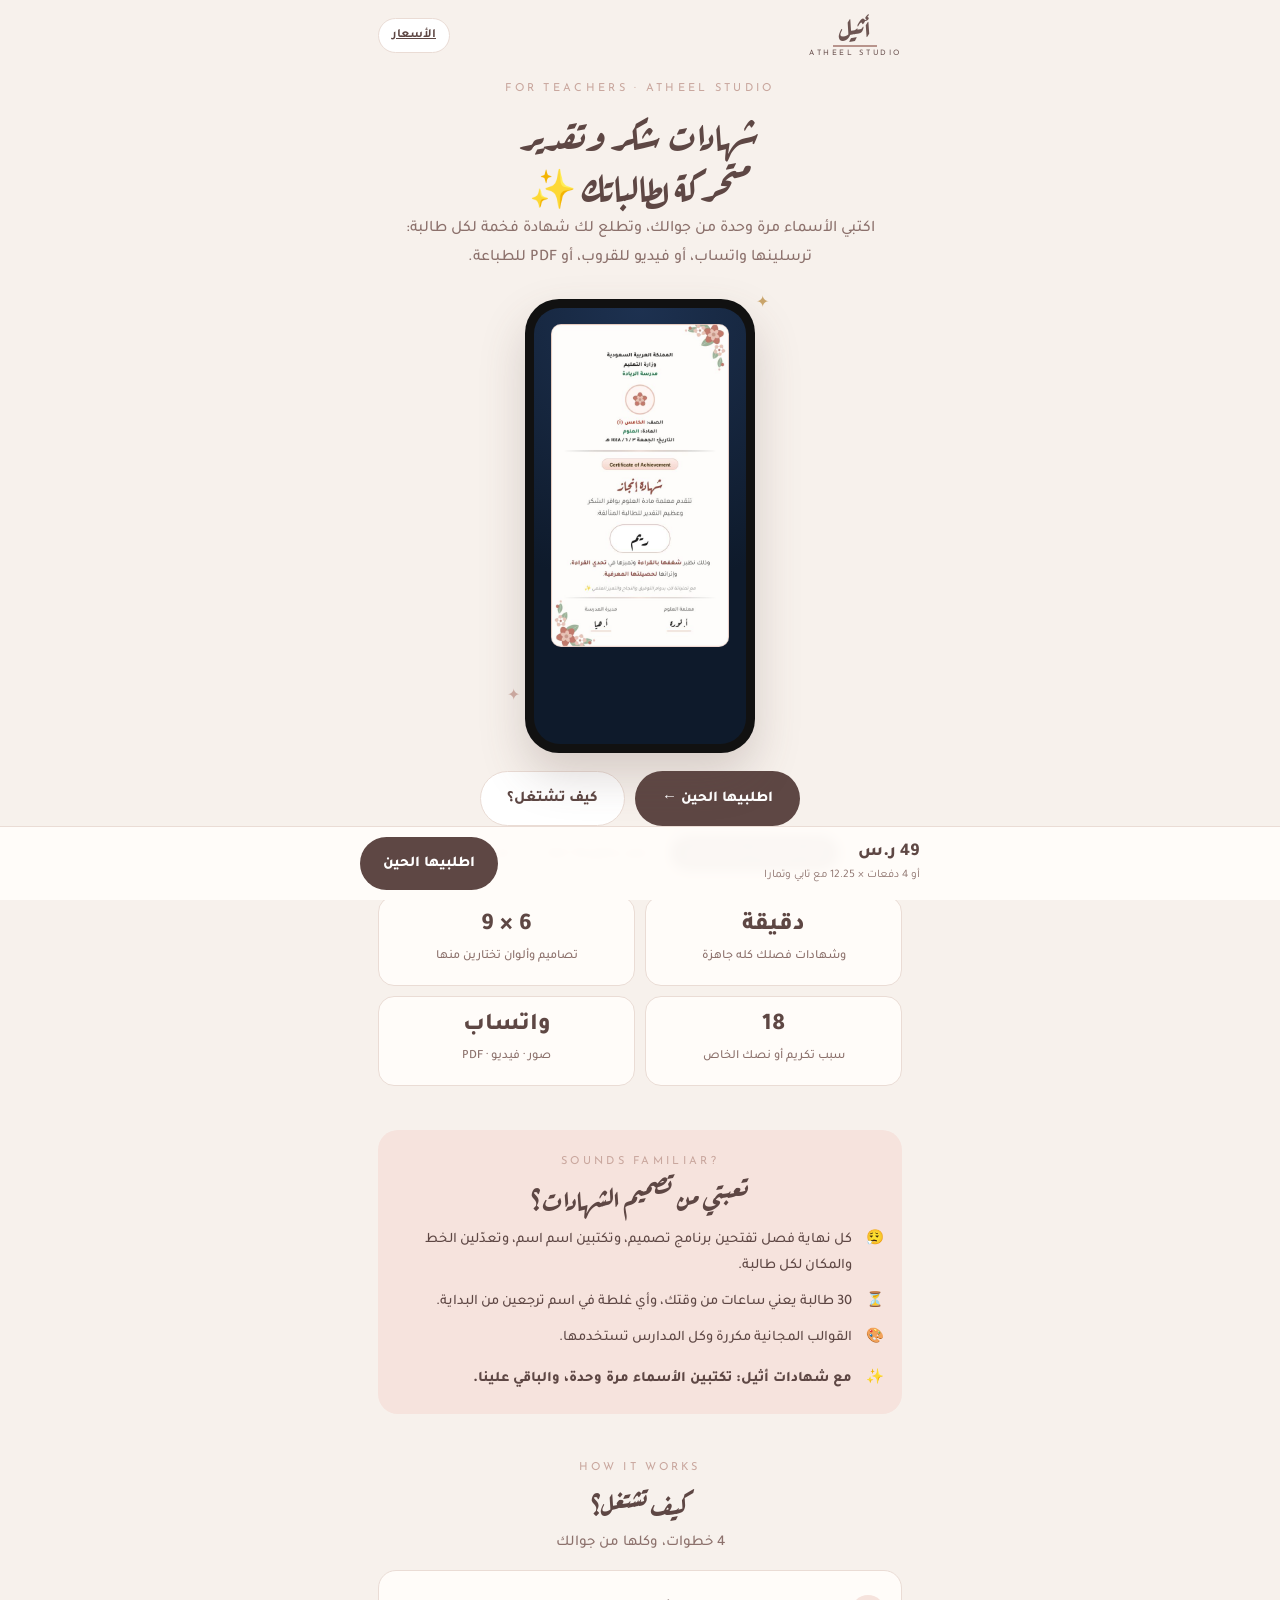
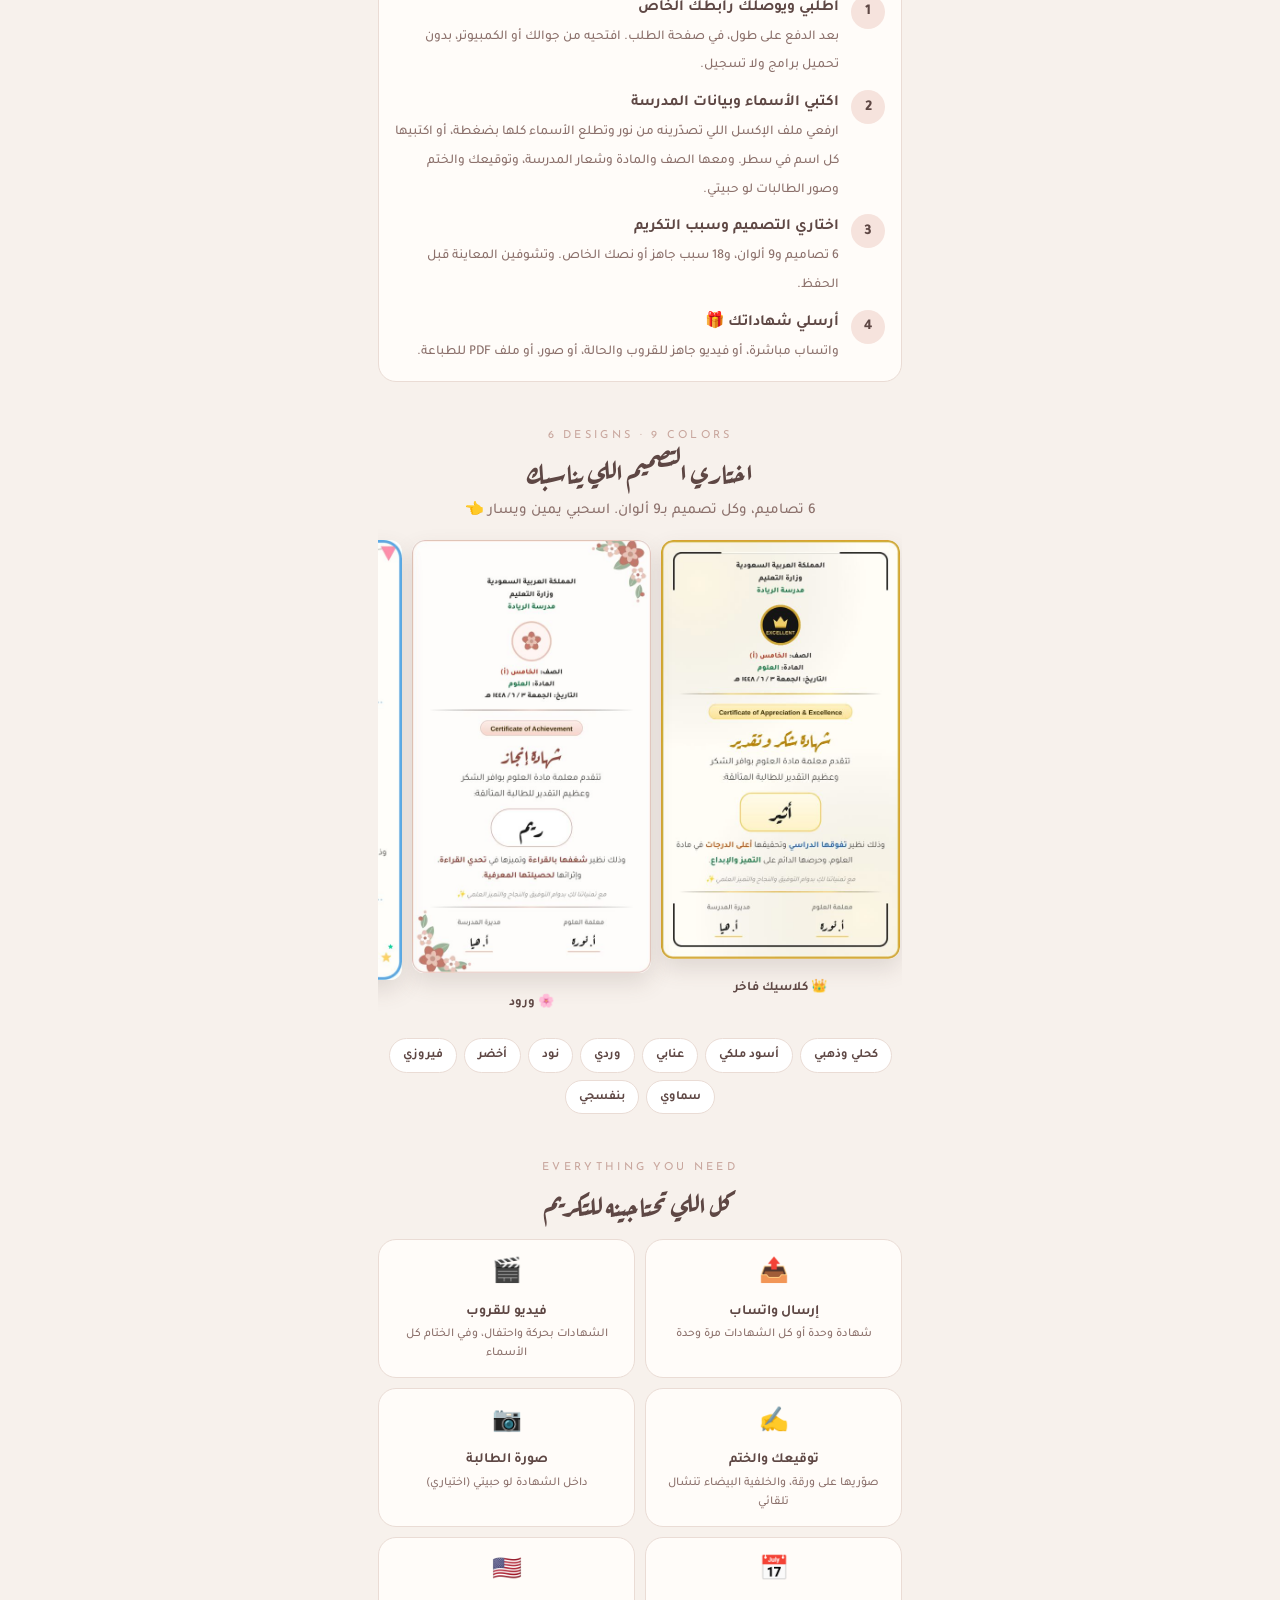
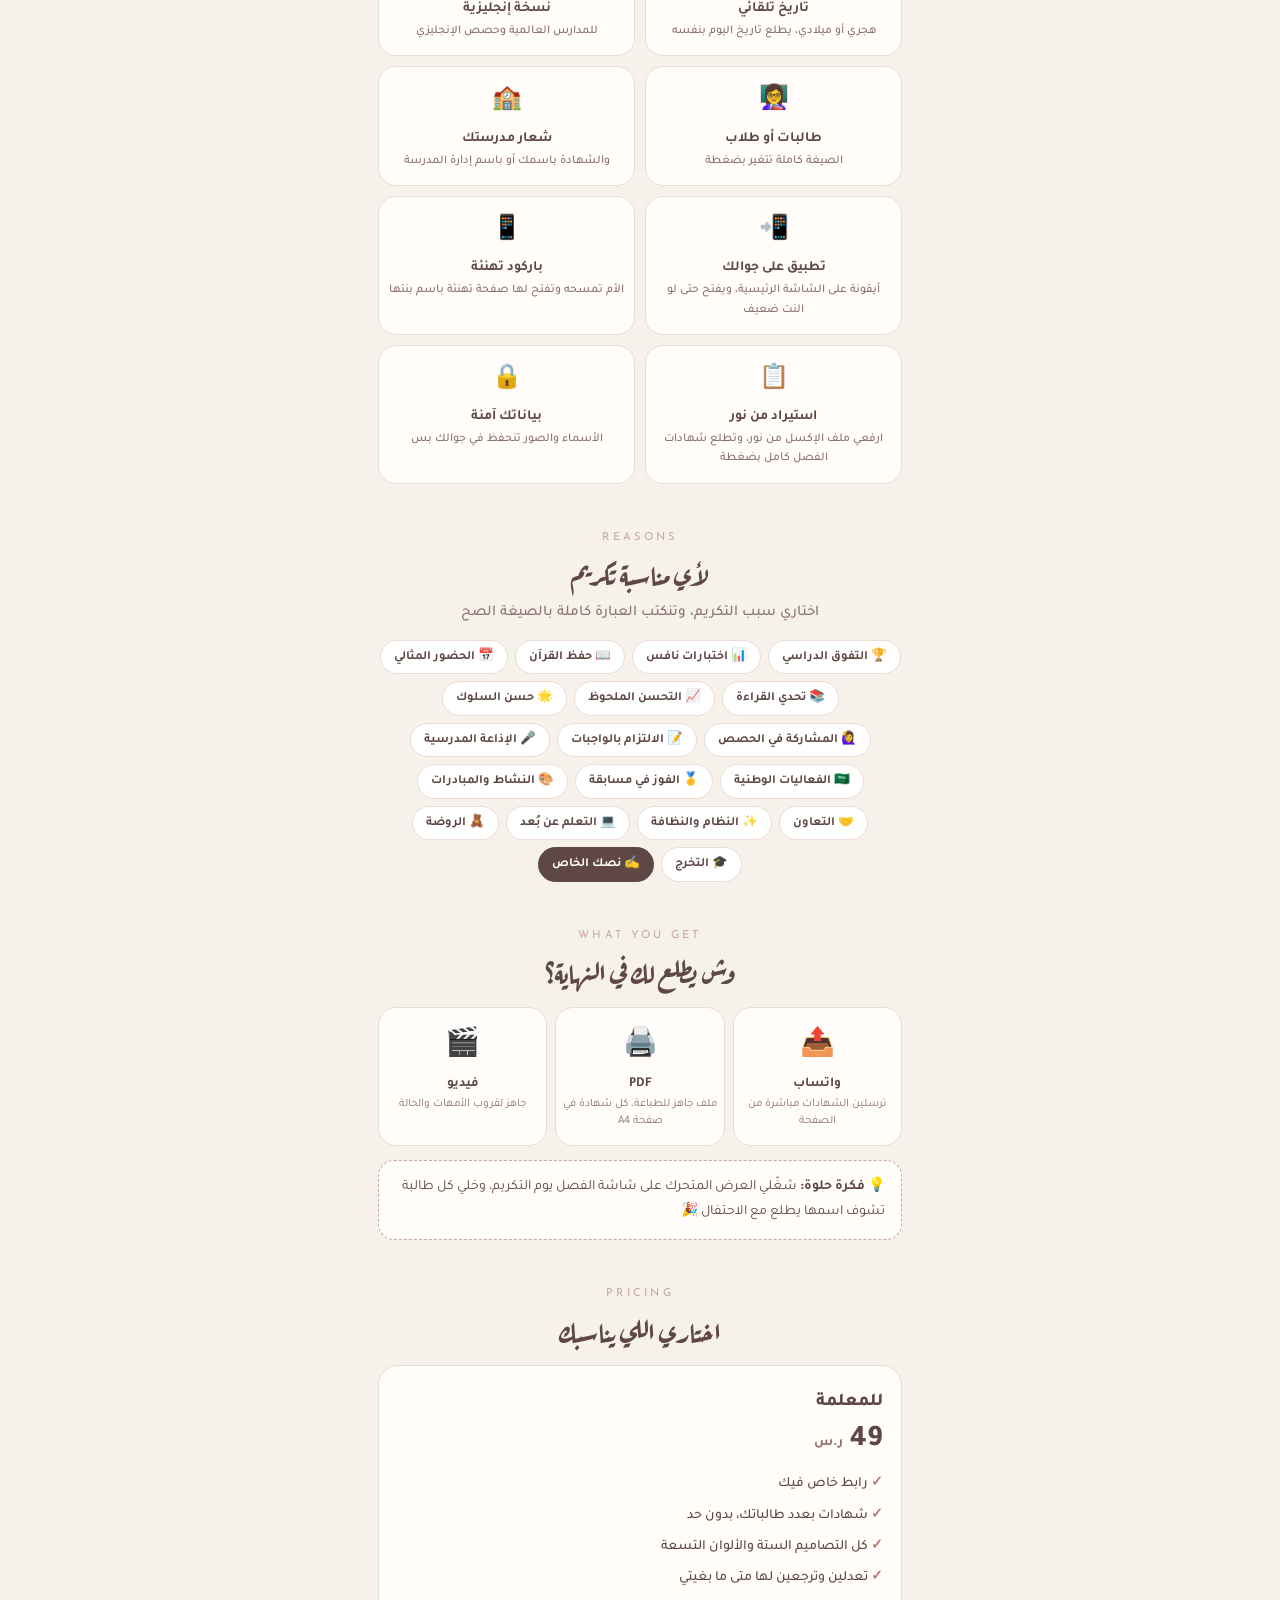
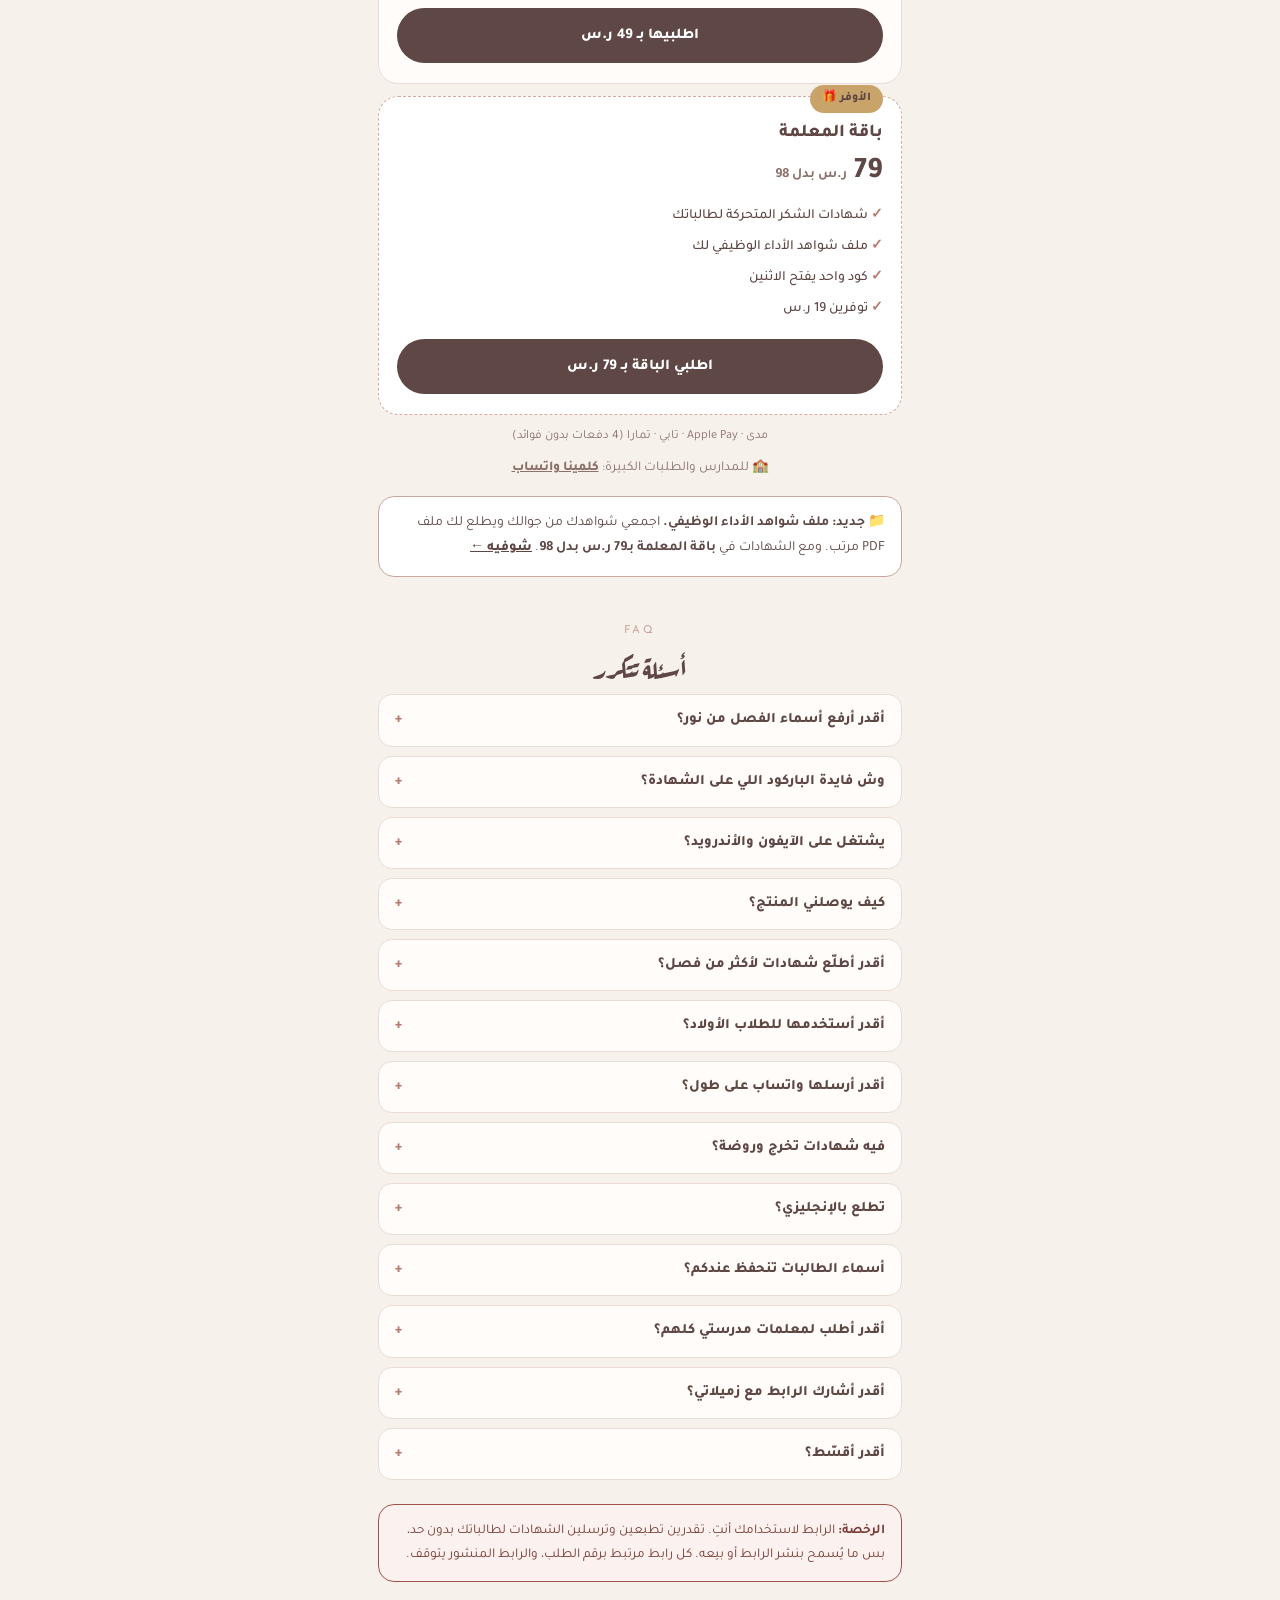
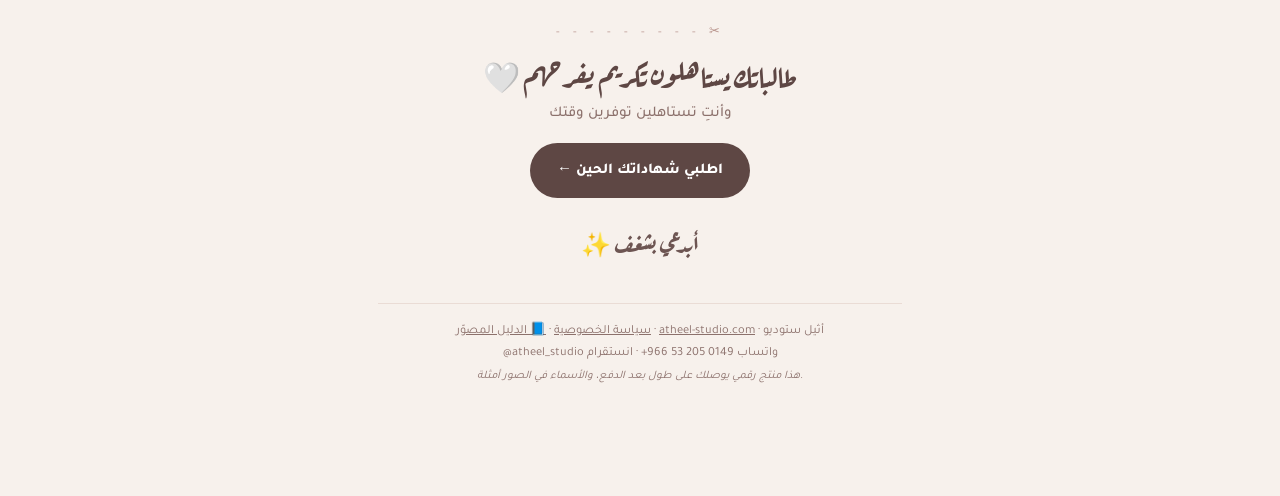
<file: teachers.html>
<!DOCTYPE html>
<html lang="ar" dir="rtl">
<head>
<meta charset="UTF-8">
<meta name="viewport" content="width=device-width, initial-scale=1">
<title>شهادات شكر وتقدير متحركة للمعلمات | أثيل ستوديو</title>
<meta name="description" content="اكتبي أسماء طالباتك من جوالك، وتطلع لك شهادات شكر وتقدير جاهزة: صور وPDF للطباعة وعرض متحرك للتكريم. 6 تصاميم و9 ألوان، توقيع وختم المدرسة، وترسلينها واتساب أو فيديو للقروب.">
<meta property="og:title" content="شهادات شكر وتقدير متحركة للمعلمات | أثيل ستوديو">
<meta property="og:description" content="شهادات تكريم طالباتك جاهزة بدقيقة من جوالك ✨">
<style>
@font-face{font-family:'Aref Ruqaa';font-weight:700;font-display:block;src:url([data-uri]) format('woff2');unicode-range:U+0600-06FF,U+0750-077F,U+0870-088E,U+0890-0891,U+0898-08E1,U+08E3-08FF,U+200C-200E,U+2010-2011,U+204F,U+2E41,U+FB50-FDFF,U+FE70-FE74,U+FE76-FEFC}@font-face{font-family:'Aref Ruqaa';font-weight:700;font-display:block;src:url([data-uri]) format('woff2');unicode-range:U+0000-00FF}@font-face{font-family:'Tajawal';font-weight:400;font-display:block;src:url([data-uri]) format('woff2');unicode-range:U+0600-06FF,U+0750-077F,U+0870-088E,U+0890-0891,U+0898-08E1,U+08E3-08FF,U+200C-200E,U+2010-2011,U+204F,U+2E41,U+FB50-FDFF,U+FE70-FE74,U+FE76-FEFC}@font-face{font-family:'Tajawal';font-weight:400;font-display:block;src:url([data-uri]) format('woff2');unicode-range:U+0000-00FF,U+2000-206F}@font-face{font-family:'Tajawal';font-weight:500;font-display:block;src:url([data-uri]) format('woff2');unicode-range:U+0600-06FF,U+0750-077F,U+0870-088E,U+0890-0891,U+0898-08E1,U+08E3-08FF,U+200C-200E,U+2010-2011,U+204F,U+2E41,U+FB50-FDFF,U+FE70-FE74,U+FE76-FEFC}@font-face{font-family:'Tajawal';font-weight:500;font-display:block;src:url([data-uri]) format('woff2');unicode-range:U+0000-00FF,U+2000-206F}@font-face{font-family:'Tajawal';font-weight:700;font-display:block;src:url([data-uri]) format('woff2');unicode-range:U+0600-06FF,U+0750-077F,U+0870-088E,U+0890-0891,U+0898-08E1,U+08E3-08FF,U+200C-200E,U+2010-2011,U+204F,U+2E41,U+FB50-FDFF,U+FE70-FE74,U+FE76-FEFC}@font-face{font-family:'Tajawal';font-weight:700;font-display:block;src:url([data-uri]) format('woff2');unicode-range:U+0000-00FF,U+2000-206F}@font-face{font-family:'Tajawal';font-weight:800;font-display:block;src:url([data-uri]) format('woff2');unicode-range:U+0600-06FF,U+0750-077F,U+0870-088E,U+0890-0891,U+0898-08E1,U+08E3-08FF,U+200C-200E,U+2010-2011,U+204F,U+2E41,U+FB50-FDFF,U+FE70-FE74,U+FE76-FEFC}@font-face{font-family:'Tajawal';font-weight:800;font-display:block;src:url([data-uri]) format('woff2');unicode-range:U+0000-00FF,U+2000-206F}@font-face{font-family:'Josefin Sans';font-weight:400;font-display:block;src:url([data-uri]) format('woff2')}
:root{--ink:#5E4744;--logo:#6D5552;--muted:#8C716C;--rose:#B97A6E;--dusty:#C9A79E;--div:#B8948C;--gold:#C9A46A;--cream:#F7F1EC;--card:#FFFCF9;--blush:#F6E3DD;--border:#EADCD5}
*{box-sizing:border-box;margin:0;padding:0}
html{scroll-behavior:smooth}
body{font-family:'Tajawal',sans-serif;background:var(--cream);color:var(--ink);line-height:1.8;padding-bottom:84px}
a{color:inherit}
.wrap{max-width:560px;margin:0 auto;padding:0 18px}
.en{font-family:'Josefin Sans',sans-serif;font-size:11px;letter-spacing:.3em;color:var(--dusty);direction:ltr;unicode-bidi:isolate;text-transform:uppercase}
.ruq{font-family:'Aref Ruqaa',serif;font-weight:700}
h2.sec{font-family:'Aref Ruqaa',serif;font-weight:700;font-size:28px;text-align:center;line-height:1.4;margin:6px 0 6px}
.lead{text-align:center;color:var(--muted);font-size:15px;font-weight:500}
section{padding:34px 0 10px}
.btn{display:inline-flex;align-items:center;justify-content:center;gap:8px;border-radius:999px;font-weight:800;font-size:15px;padding:13px 26px;text-decoration:none;border:1px solid transparent}
.btn-ink{background:var(--ink);color:#fff}
.btn-light{background:#fff;color:var(--ink);border-color:var(--border)}
.chip{display:inline-block;background:#fff;border:1px solid var(--border);border-radius:999px;padding:5px 13px;font-size:12.5px;font-weight:700}
.chip.d{background:var(--ink);color:#fff;border-color:var(--ink)}
.cut{color:var(--div);text-align:center;letter-spacing:5px;font-size:13px;margin:4px 0}
.card{background:var(--card);border:1px solid var(--border);border-radius:18px;padding:14px 16px}

/* top */
.top{display:flex;align-items:center;justify-content:space-between;padding:14px 0}
.logo{text-align:center;line-height:1}
.logo .ar{font-family:'Aref Ruqaa';font-weight:700;font-size:28px;color:var(--logo)}
.logo .dv{width:44px;height:1.5px;background:var(--div);margin:3px auto}
.logo .e{font-family:'Josefin Sans';font-size:7.5px;letter-spacing:.35em;color:var(--logo);direction:ltr}

/* hero */
.hero{text-align:center;padding:8px 0 10px}
.hero h1{font-family:'Aref Ruqaa',serif;font-weight:700;font-size:38px;line-height:1.35;margin:8px 0 6px}
.hero p{color:var(--muted);font-size:16px;font-weight:500}
.hero .ctas{display:flex;gap:10px;justify-content:center;flex-wrap:wrap;margin:18px 0 10px}
.hero .chips{display:flex;gap:6px;justify-content:center;flex-wrap:wrap;margin-top:6px}
.phone{position:relative;width:230px;margin:26px auto 4px;border-radius:34px;background:#111;padding:9px;box-shadow:0 22px 46px rgba(94,71,68,.22)}
.screen{border-radius:26px;overflow:hidden;background:radial-gradient(circle at 50% 0%,#1d3150,#0e1a2b 62%);aspect-ratio:9/18.5;position:relative}
.screen img{position:absolute;top:16px;left:8%;width:84%;border-radius:10px;opacity:0;transition:opacity .9s}
.screen img.on{opacity:1}
.sparkle{position:absolute;color:var(--gold);font-size:16px}
.fade{opacity:0;transform:translateY(14px);transition:all .7s ease}
.fade.in{opacity:1;transform:none}

/* stats */
.stats{display:grid;grid-template-columns:1fr 1fr;gap:10px;margin-top:16px}
.stat{background:var(--card);border:1px solid var(--border);border-radius:16px;text-align:center;padding:14px 8px}
.stat b{display:block;font-size:24px;font-weight:800;line-height:1.3}
.stat span{font-size:12.5px;color:var(--muted);font-weight:500}

/* pain */
.pain{background:var(--blush);border-radius:20px;padding:22px 18px;margin-top:10px}
.pain .row{display:flex;gap:10px;margin-top:10px;font-size:14.5px;font-weight:500}
.pain .row i{font-style:normal;flex:0 0 22px}

/* steps */
.step{display:flex;gap:12px;align-items:flex-start;margin-top:10px}
.num{flex:0 0 34px;height:34px;border-radius:50%;background:var(--blush);font-weight:800;display:flex;align-items:center;justify-content:center;font-size:15px}
.step b{display:block;font-size:15.5px}
.step span{font-size:13.5px;color:var(--muted);font-weight:500}

/* features */
.feat{display:grid;grid-template-columns:1fr 1fr;gap:10px;margin-top:16px}
.feat .card{text-align:center;padding:14px 10px}
.feat i{display:block;font-style:normal;font-size:24px}
.feat b{display:block;font-size:14px;margin-top:2px}
.feat span{display:block;font-size:12px;color:var(--muted);font-weight:500;line-height:1.6}

/* colors */
.colors{display:flex;gap:10px;overflow-x:auto;padding:16px 2px 8px;scroll-snap-type:x mandatory}
.colors figure{flex:0 0 46%;scroll-snap-align:center;text-align:center}
.colors img{width:100%;border-radius:12px;box-shadow:0 10px 22px rgba(94,71,68,.15)}
.colors figcaption{font-size:13px;font-weight:700;margin-top:6px}

/* reasons */
.reasons{display:flex;flex-wrap:wrap;gap:7px;justify-content:center;margin-top:14px}

/* outputs */
.out{display:grid;grid-template-columns:1fr 1fr 1fr;gap:8px;margin-top:16px}
.out .card{text-align:center;padding:14px 6px}
.out i{font-style:normal;font-size:28px;display:block}
.out b{font-size:13.5px;display:block}
.out span{font-size:11.5px;color:var(--muted);display:block;line-height:1.5}

/* pricing */
.plans{display:grid;gap:12px;margin-top:16px}
.plan{background:var(--card);border:1px solid var(--border);border-radius:20px;padding:20px 18px;position:relative}
.plan.best{background:#fff;border:1.5px dashed #D9A99E}
.plan .tag{position:absolute;top:-12px;right:18px;background:var(--gold);color:var(--ink);font-weight:800;font-size:12px;border-radius:999px;padding:3px 12px}
.plan h3{font-size:18px;font-weight:800}
.plan .price{font-size:30px;font-weight:800;line-height:1.3;margin:4px 0}
.plan .price small{font-size:14px;font-weight:700;color:var(--muted)}
.plan ul{list-style:none;margin:8px 0 14px}
.plan li{font-size:14px;font-weight:500;padding:3px 0}
.plan li::before{content:"✓ ";color:var(--rose);font-weight:800}
.plan .btn{width:100%}
.pay{text-align:center;font-size:12.5px;color:var(--muted);margin-top:10px}

.tip{border:1.5px dashed var(--dusty);border-radius:16px;padding:14px 16px;background:var(--card);font-size:14px;margin-top:14px}
.notice{background:#FBF1EE;border:1.5px solid #A0524A;border-radius:16px;padding:14px 16px;color:#7A3B35;font-size:13.5px;margin-top:14px}

/* faq */
details{background:var(--card);border:1px solid var(--border);border-radius:14px;padding:12px 16px;margin-top:9px}
summary{font-weight:800;font-size:14.5px;cursor:pointer;list-style:none;display:flex;justify-content:space-between;gap:10px}
summary::after{content:"+";color:var(--rose);font-weight:800}
details[open] summary::after{content:"−"}
details p{font-size:13.5px;color:var(--muted);font-weight:500;margin-top:6px}

.final{text-align:center;padding:36px 0 20px}
.foot{text-align:center;font-size:12.5px;color:var(--muted);padding:16px 0 24px;border-top:1px solid var(--border);margin-top:20px}
.foot span{direction:ltr;unicode-bidi:isolate}

/* sticky */
.sticky{position:fixed;bottom:0;left:0;right:0;background:rgba(255,252,249,.97);border-top:1px solid var(--border);padding:10px 14px calc(10px + env(safe-area-inset-bottom));z-index:20;backdrop-filter:blur(6px)}
.sticky .in{max-width:560px;margin:0 auto;display:flex;align-items:center;gap:12px}
.sticky .p{flex:1;line-height:1.3}
.sticky .p b{font-size:18px;font-weight:800;display:block}
.sticky .p span{font-size:11.5px;color:var(--muted)}
.sticky .btn{padding:12px 22px}
</style>
</head>
<body>
<div class="wrap">
  <div class="top">
    <div class="logo"><div class="ar">أثيل</div><div class="dv"></div><div class="e">ATHEEL STUDIO</div></div>
    <a class="chip" href="#plans">الأسعار</a>
  </div>

  <!-- HERO -->
  <div class="hero">
    <div class="en">For Teachers · Atheel Studio</div>
    <h1>شهادات شكر وتقدير<br>متحركة لطالباتك ✨</h1>
    <p>اكتبي الأسماء مرة وحدة من جوالك، وتطلع لك شهادة فخمة لكل طالبة: ترسلينها واتساب، أو فيديو للقروب، أو PDF للطباعة.</p>
    <div class="phone">
      <div class="screen">
        <img class="on" src="d-classic.jpg" alt="شهادة شكر وتقدير بتصميم كلاسيك فاخر">
        <img src="d-floral.jpg" alt="شهادة إنجاز بتصميم الورود">
        <img src="d-kids.jpg" alt="شهادة تكريم بتصميم طفولي للروضة">
        <img src="d-grad.jpg" alt="شهادة تخرج">
        <img src="d-islamic.jpg" alt="شهادة تميز بزخرفة إسلامية لحفظ القرآن">
        <img src="d-modern.jpg" alt="شهادة تفوق بتصميم عصري">
      </div>
      <span class="sparkle" style="top:-8px;right:-14px">✦</span><span class="sparkle" style="bottom:40px;left:-18px;color:var(--dusty)">✦</span>
    </div>
    <div class="ctas">
      <a class="btn btn-ink" href="https://atheel-studio.com/?product_id=728968341">اطلبيها الحين ←</a>
      <a class="btn btn-light" href="#how">كيف تشتغل؟</a>
    </div>
    <div class="chips"><span class="chip d">لكل المعلمات والمعلمين</span><span class="chip">بدون برامج ولا خبرة</span><span class="chip">من الجوال</span></div>
  </div>

  <div class="stats fade">
    <div class="stat"><b>دقيقة</b><span>وشهادات فصلك كله جاهزة</span></div>
    <div class="stat"><b>6 × 9</b><span>تصاميم وألوان تختارين منها</span></div>
    <div class="stat"><b>18</b><span>سبب تكريم أو نصك الخاص</span></div>
    <div class="stat"><b>واتساب</b><span>صور · فيديو · PDF</span></div>
  </div>

  <!-- PAIN -->
  <section class="fade">
    <div class="pain">
      <div class="en" style="text-align:center">Sounds familiar?</div>
      <h2 class="sec">تعبتي من تصميم الشهادات؟</h2>
      <div class="row"><i>😮‍💨</i><span>كل نهاية فصل تفتحين برنامج تصميم، وتكتبين اسم اسم، وتعدّلين الخط والمكان لكل طالبة.</span></div>
      <div class="row"><i>⏳</i><span>30 طالبة يعني ساعات من وقتك، وأي غلطة في اسم ترجعين من البداية.</span></div>
      <div class="row"><i>🎨</i><span>القوالب المجانية مكررة وكل المدارس تستخدمها.</span></div>
      <div class="row" style="font-weight:800;margin-top:14px"><i>✨</i><span>مع شهادات أثيل: تكتبين الأسماء مرة وحدة، والباقي علينا.</span></div>
    </div>
  </section>

  <!-- HOW -->
  <section id="how" class="fade">
    <div class="en" style="text-align:center">How it works</div>
    <h2 class="sec">كيف تشتغل؟</h2>
    <p class="lead">4 خطوات، وكلها من جوالك</p>
    <div class="card" style="margin-top:14px">
      <div class="step"><div class="num">1</div><div><b>اطلبي ويوصلك رابطك الخاص</b><span>بعد الدفع على طول، في صفحة الطلب. افتحيه من جوالك أو الكمبيوتر، بدون تحميل برامج ولا تسجيل.</span></div></div>
      <div class="step"><div class="num">2</div><div><b>اكتبي الأسماء وبيانات المدرسة</b><span>ارفعي ملف الإكسل اللي تصدّرينه من نور وتطلع الأسماء كلها بضغطة، أو اكتبيها كل اسم في سطر. ومعها الصف والمادة وشعار المدرسة، وتوقيعك والختم وصور الطالبات لو حبيتي.</span></div></div>
      <div class="step"><div class="num">3</div><div><b>اختاري التصميم وسبب التكريم</b><span>6 تصاميم و9 ألوان، و18 سبب جاهز أو نصك الخاص. وتشوفين المعاينة قبل الحفظ.</span></div></div>
      <div class="step"><div class="num">4</div><div><b>أرسلي شهاداتك 🎁</b><span>واتساب مباشرة، أو فيديو جاهز للقروب والحالة، أو صور، أو ملف PDF للطباعة.</span></div></div>
    </div>
  </section>

  <!-- DESIGNS -->
  <section class="fade">
    <div class="en" style="text-align:center">6 Designs · 9 Colors</div>
    <h2 class="sec">اختاري التصميم اللي يناسبك</h2>
    <p class="lead">6 تصاميم، وكل تصميم بـ9 ألوان. اسحبي يمين ويسار 👈</p>
    <div class="colors">
      <figure><img loading="lazy" src="d-classic.jpg" alt="تصميم كلاسيك فاخر"><figcaption>👑 كلاسيك فاخر</figcaption></figure>
      <figure><img loading="lazy" src="d-floral.jpg" alt="تصميم الورود"><figcaption>🌸 ورود</figcaption></figure>
      <figure><img loading="lazy" src="d-kids.jpg" alt="تصميم طفولي للروضة والابتدائي"><figcaption>🎈 طفولي مرح</figcaption></figure>
      <figure><img loading="lazy" src="d-grad.jpg" alt="تصميم التخرج"><figcaption>🎓 تخرج</figcaption></figure>
      <figure><img loading="lazy" src="d-islamic.jpg" alt="تصميم الزخرفة الإسلامية"><figcaption>✴️ زخرفة إسلامية</figcaption></figure>
      <figure><img loading="lazy" src="d-modern.jpg" alt="تصميم عصري بسيط"><figcaption>💎 عصري بسيط</figcaption></figure>
    </div>
    <div class="reasons" style="margin-top:8px">
      <span class="chip">كحلي وذهبي</span><span class="chip">أسود ملكي</span><span class="chip">عنابي</span><span class="chip">وردي</span><span class="chip">نود</span><span class="chip">أخضر</span><span class="chip">فيروزي</span><span class="chip">سماوي</span><span class="chip">بنفسجي</span>
    </div>
  </section>

  <!-- FEATURES -->
  <section class="fade">
    <div class="en" style="text-align:center">Everything you need</div>
    <h2 class="sec">كل اللي تحتاجينه للتكريم</h2>
    <div class="feat">
      <div class="card"><i>📤</i><b>إرسال واتساب</b><span>شهادة وحدة أو كل الشهادات مرة وحدة</span></div>
      <div class="card"><i>🎬</i><b>فيديو للقروب</b><span>الشهادات بحركة واحتفال، وفي الختام كل الأسماء</span></div>
      <div class="card"><i>✍️</i><b>توقيعك والختم</b><span>صوّريها على ورقة، والخلفية البيضاء تنشال تلقائي</span></div>
      <div class="card"><i>📷</i><b>صورة الطالبة</b><span>داخل الشهادة لو حبيتي (اختياري)</span></div>
      <div class="card"><i>📅</i><b>تاريخ تلقائي</b><span>هجري أو ميلادي، يطلع تاريخ اليوم بنفسه</span></div>
      <div class="card"><i>🇺🇸</i><b>نسخة إنجليزية</b><span>للمدارس العالمية وحصص الإنجليزي</span></div>
      <div class="card"><i>👩‍🏫</i><b>طالبات أو طلاب</b><span>الصيغة كاملة تتغير بضغطة</span></div>
      <div class="card"><i>🏫</i><b>شعار مدرستك</b><span>والشهادة باسمك أو باسم إدارة المدرسة</span></div>
      <div class="card"><i>📲</i><b>تطبيق على جوالك</b><span>أيقونة على الشاشة الرئيسية، ويفتح حتى لو النت ضعيف</span></div>
      <div class="card"><i>📱</i><b>باركود تهنئة</b><span>الأم تمسحه وتفتح لها صفحة تهنئة باسم بنتها</span></div>
      <div class="card"><i>📋</i><b>استيراد من نور</b><span>ارفعي ملف الإكسل من نور، وتطلع شهادات الفصل كامل بضغطة</span></div>
      <div class="card"><i>🔒</i><b>بياناتك آمنة</b><span>الأسماء والصور تنحفظ في جوالك بس</span></div>
    </div>
  </section>

  <!-- REASONS -->
  <section class="fade">
    <div class="en" style="text-align:center">Reasons</div>
    <h2 class="sec">لأي مناسبة تكريم</h2>
    <p class="lead">اختاري سبب التكريم، وتنكتب العبارة كاملة بالصيغة الصح</p>
    <div class="reasons">
      <span class="chip">🏆 التفوق الدراسي</span><span class="chip">📊 اختبارات نافس</span><span class="chip">📖 حفظ القرآن</span><span class="chip">📅 الحضور المثالي</span>
      <span class="chip">📚 تحدي القراءة</span><span class="chip">📈 التحسن الملحوظ</span><span class="chip">🌟 حسن السلوك</span><span class="chip">🙋‍♀️ المشاركة في الحصص</span>
      <span class="chip">📝 الالتزام بالواجبات</span><span class="chip">🎤 الإذاعة المدرسية</span><span class="chip">🇸🇦 الفعاليات الوطنية</span><span class="chip">🥇 الفوز في مسابقة</span>
      <span class="chip">🎨 النشاط والمبادرات</span><span class="chip">🤝 التعاون</span><span class="chip">✨ النظام والنظافة</span><span class="chip">💻 التعلم عن بُعد</span>
      <span class="chip">🧸 الروضة</span><span class="chip">🎓 التخرج</span><span class="chip d">✍️ نصك الخاص</span>
    </div>
  </section>

  <!-- OUTPUTS -->
  <section class="fade">
    <div class="en" style="text-align:center">What you get</div>
    <h2 class="sec">وش يطلع لك في النهاية؟</h2>
    <div class="out">
      <div class="card"><i>📤</i><b>واتساب</b><span>ترسلين الشهادات مباشرة من الصفحة</span></div>
      <div class="card"><i>🖨️</i><b>PDF</b><span>ملف جاهز للطباعة، كل شهادة في صفحة A4</span></div>
      <div class="card"><i>🎬</i><b>فيديو</b><span>جاهز لقروب الأمهات والحالة</span></div>
    </div>
    <div class="tip">💡 <b>فكرة حلوة:</b> شغّلي العرض المتحرك على شاشة الفصل يوم التكريم، وخلي كل طالبة تشوف اسمها يطلع مع الاحتفال 🎉</div>
  </section>

  <!-- PLANS -->
  <section id="plans" class="fade">
    <div class="en" style="text-align:center">Pricing</div>
    <h2 class="sec">اختاري اللي يناسبك</h2>
    <div class="plans">
      <div class="plan">
        <h3>للمعلمة</h3>
        <div class="price">49 <small>ر.س</small></div>
        <ul><li>رابط خاص فيك</li><li>شهادات بعدد طالباتك، بدون حد</li><li>كل التصاميم الستة والألوان التسعة</li><li>تعدلين وترجعين لها متى ما بغيتي</li></ul>
        <a class="btn btn-ink" href="https://atheel-studio.com/?product_id=728968341">اطلبيها بـ 49 ر.س</a>
      </div>
      <div class="plan best">
        <span class="tag">الأوفر 🎁</span>
        <h3>باقة المعلمة</h3>
        <div class="price">79 <small>ر.س بدل 98</small></div>
        <ul><li>شهادات الشكر المتحركة لطالباتك</li><li>ملف شواهد الأداء الوظيفي لك</li><li>كود واحد يفتح الاثنين</li><li>توفرين 19 ر.س</li></ul>
        <a class="btn btn-ink" href="https://atheel-studio.com/?product_id=1434687015">اطلبي الباقة بـ 79 ر.س</a>
      </div>
    </div>
    <div class="pay">مدى · Apple Pay · تابي · تمارا (4 دفعات بدون فوائد)</div>
    <div class="pay" style="margin-top:8px;font-size:13.5px">🏫 للمدارس والطلبات الكبيرة: <a href="https://wa.me/966532050149?text=%D8%A7%D9%84%D8%B3%D9%84%D8%A7%D9%85%20%D8%B9%D9%84%D9%8A%D9%83%D9%85%D8%8C%20%D8%A3%D8%A8%D9%8A%20%D8%A3%D8%B7%D9%84%D8%A8%20%D8%B4%D9%87%D8%A7%D8%AF%D8%A7%D8%AA%20%D8%A7%D9%84%D8%B4%D9%83%D8%B1%20%D9%84%D9%85%D8%B9%D9%84%D9%85%D8%A7%D8%AA%20%D9%85%D8%AF%D8%B1%D8%B3%D8%AA%D9%86%D8%A7" target="_blank" rel="noopener" style="color:inherit;font-weight:800;text-decoration:underline">كلمينا واتساب</a></div>
      <div class="tip" style="margin-top:16px;border-style:solid;background:#fff">📁 <b>جديد: ملف شواهد الأداء الوظيفي.</b> اجمعي شواهدك من جوالك ويطلع لك ملف PDF مرتب. ومع الشهادات في <b>باقة المعلمة بـ79 ر.س بدل 98</b>. <a href="shawahid.html" style="font-weight:800">شوفيه ←</a></div>
  </section>

  <!-- FAQ -->
  <section class="fade">
    <div class="en" style="text-align:center">FAQ</div>
    <h2 class="sec">أسئلة تتكرر</h2>
    <details><summary>أقدر أرفع أسماء الفصل من نور؟</summary><p>إيه، صدّري قائمة أسماء الفصل من نور بصيغة Excel وارفعيها، وتطلع الأسماء كلها. تختارين الفصل لو الملف فيه أكثر من فصل، وتختارين الاسم ثنائي أو ثلاثي أو كامل.</p></details>
    <details><summary>وش فايدة الباركود اللي على الشهادة؟</summary><p>باركود اختياري أسفل الشهادة. لما تمسحه الأم تفتح لها صفحة تهنئة فيها اسم بنتها ونوع الشهادة واسم المعلمة، وتقدر ترسلها للأهل. أو تخلينه يفتح حسابك أو حساب المدرسة.</p></details>
    <details><summary>يشتغل على الآيفون والأندرويد؟</summary><p>إيه، يفتح في أي متصفح على الجوال أو الكمبيوتر. وتقدرين تثبّتينه على شاشة جوالك كأيقونة «شهادات أثيل» ويفتح مثل التطبيق، بدون متجر تطبيقات.</p></details>
    <details><summary>كيف يوصلني المنتج؟</summary><p>بعد الدفع على طول يطلع لك رابطك الخاص في صفحة الطلب (حسابي ← الطلبات). افتحيه وابدئي، وداخل الصفحة دليل مصوّر 📘</p></details>
    <details><summary>أقدر أطلّع شهادات لأكثر من فصل؟</summary><p>إيه، غيّري الأسماء والصف وحمّلي من جديد متى ما بغيتي، بدون حد لعدد الشهادات.</p></details>
    <details><summary>أقدر أستخدمها للطلاب الأولاد؟</summary><p>إيه، من الإعدادات اختاري «طلاب»، والصيغة كلها تتغير للمذكر، حتى «معلم المادة» و«مدير المدرسة».</p></details>
    <details><summary>أقدر أرسلها واتساب على طول؟</summary><p>إيه، فيه زر يرسل الشهادة أو كل الشهادات مرة وحدة، وزر يطلع لك فيديو جاهز للقروب. ولو جهازك ما يدعم الإرسال المباشر تحمّلينها وترسلينها عادي.</p></details>
    <details><summary>فيه شهادات تخرج وروضة؟</summary><p>إيه، فيه تصميم خاص للتخرج وتصميم طفولي للروضة والابتدائي، ونوع الشهادة تختارينه: شكر وتقدير، تفوق، تميّز، تكريم، إنجاز، تخرج، أو عنوانك الخاص.</p></details>
    <details><summary>تطلع بالإنجليزي؟</summary><p>إيه، من الإعدادات اختاري English وتطلع الشهادة كاملة بالإنجليزي.</p></details>
    <details><summary>أسماء الطالبات تنحفظ عندكم؟</summary><p>لا، كل البيانات تنحفظ في جوالك بس، وما تنرفع لأي مكان.</p></details>
    <details><summary>أقدر أطلب لمعلمات مدرستي كلهم؟</summary><p>إيه، كلمينا واتساب وقولي لنا عدد المعلمات، ونرتب لكم الطلب 🤍</p></details>
    <details><summary>أقدر أشارك الرابط مع زميلاتي؟</summary><p>الرابط الفردي خاص فيك. ولو زميلاتك يبونه، كل وحدة تطلب رابطها، ولطلب المدرسة كلها كلمونا واتساب.</p></details>
    <details><summary>أقدر أقسّط؟</summary><p>إيه، مع تابي أو تمارا على 4 دفعات بدون فوائد.</p></details>
  </section>

  <div class="notice"><b>الرخصة:</b> الرابط لاستخدامك أنتِ. تقدرين تطبعين وترسلين الشهادات لطالباتك بدون حد، بس ما يُسمح بنشر الرابط أو بيعه. كل رابط مرتبط برقم الطلب، والرابط المنشور يتوقف.</div>

  <!-- FINAL -->
  <div class="final fade">
    <div class="cut">✂ - - - - - - - - -</div>
    <h2 class="sec" style="font-size:30px">طالباتك يستاهلون تكريم يفرحهم 🤍</h2>
    <p class="lead" style="margin-bottom:16px">وأنتِ تستاهلين توفرين وقتك</p>
    <a class="btn btn-ink" href="https://atheel-studio.com/?product_id=728968341">اطلبي شهاداتك الحين ←</a>
    <div class="ruq" style="font-size:24px;margin-top:22px;color:var(--logo)">أبدعي بشغف ✨</div>
  </div>

  <div class="foot">
    أثيل ستوديو · <a href="https://atheel-studio.com">atheel-studio.com</a> · <a href="/privacy.html">سياسة الخصوصية</a> · <a href="/help/">📘 الدليل المصوّر</a><br>
    واتساب <span>+966 53 205 0149</span> · انستقرام <span>@atheel_studio</span><br>
    <span style="font-size:11.5px;font-style:italic">هذا منتج رقمي يوصلك على طول بعد الدفع، والأسماء في الصور أمثلة.</span>
  </div>
</div>

<div class="sticky"><div class="in">
  <div class="p"><b>49 ر.س</b><span>أو 4 دفعات × 12.25 مع تابي وتمارا</span></div>
  <a class="btn btn-ink" href="https://atheel-studio.com/?product_id=728968341">اطلبيها الحين</a>
</div></div>

<script>
(function(){
  var imgs=document.querySelectorAll('.screen img'), i=0;
  setInterval(function(){ imgs[i].classList.remove('on'); i=(i+1)%imgs.length; imgs[i].classList.add('on'); }, 2600);
  var els=document.querySelectorAll('.fade');
  if('IntersectionObserver' in window){
    var io=new IntersectionObserver(function(es){ es.forEach(function(e){ if(e.isIntersecting){ e.target.classList.add('in'); io.unobserve(e.target);} }); },{threshold:.12});
    els.forEach(function(e){ io.observe(e); });
  } else els.forEach(function(e){ e.classList.add('in'); });
})();
</script>
<script>
// تمرير علامات التتبع (utm) من رابط الصفحة إلى روابط المتجر
(function(){try{var q=new URLSearchParams(location.search),u=[];q.forEach(function(v,k){if(k.indexOf("utm_")===0)u.push(k+"="+encodeURIComponent(v))});if(!u.length)return;
document.querySelectorAll('a[href*="atheel-studio.com/"]').forEach(function(a){if(a.href.indexOf("cert.")>-1)return;a.href+=(a.href.indexOf("?")>-1?"&":"?")+u.join("&")})}catch(e){}})();
</script>
</body>
</html>
</file>
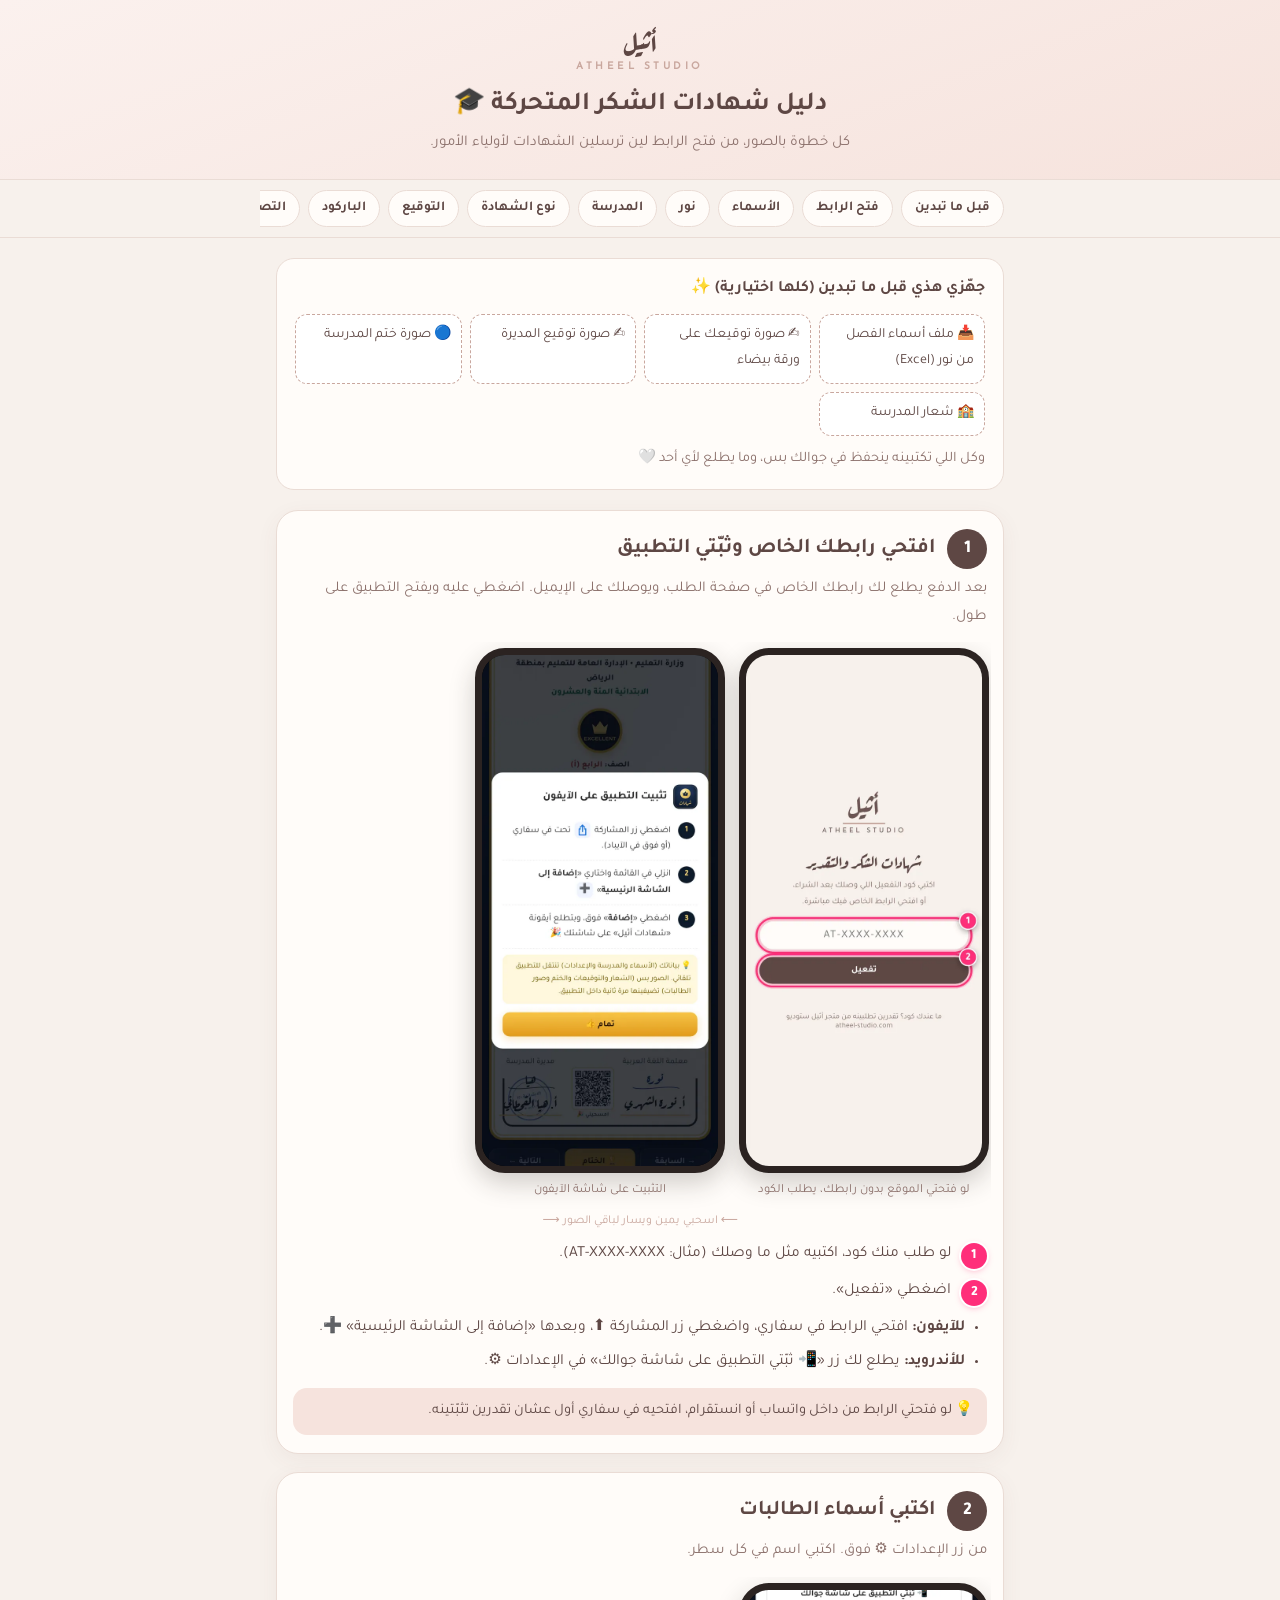
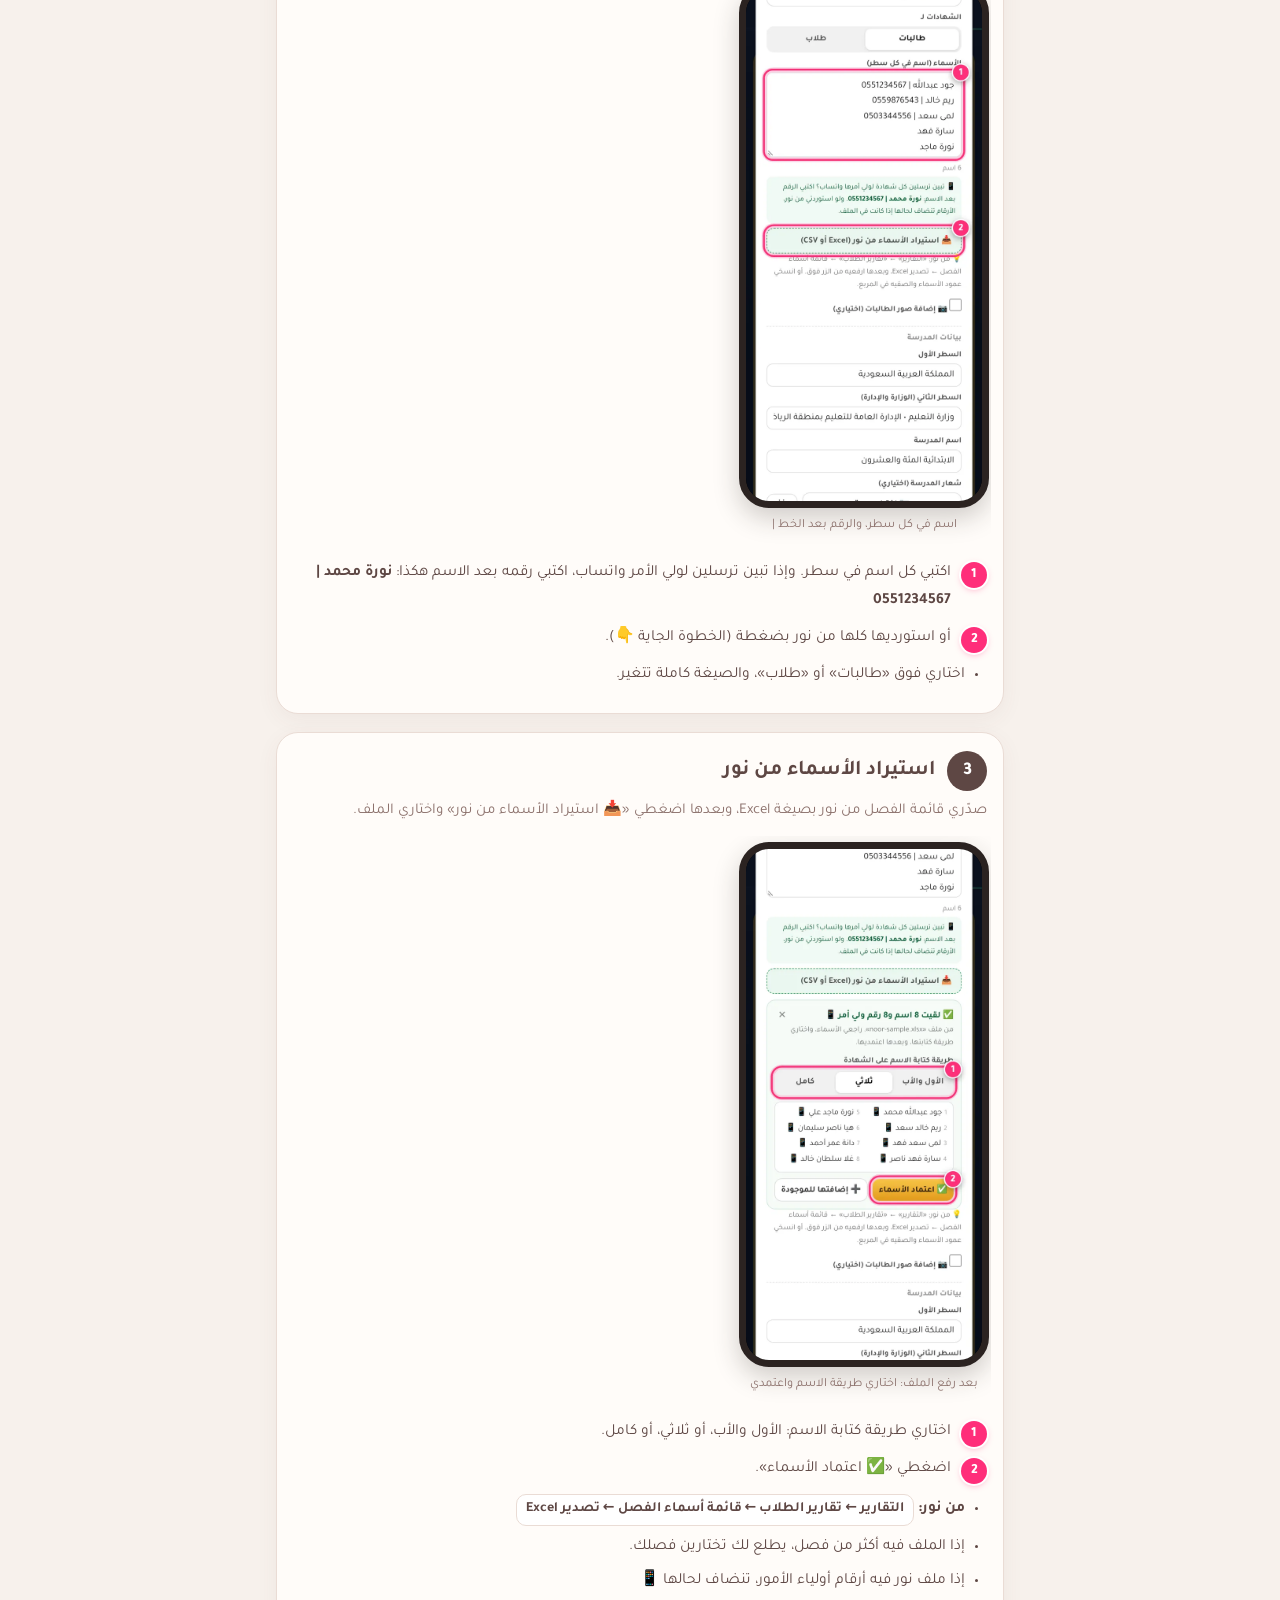
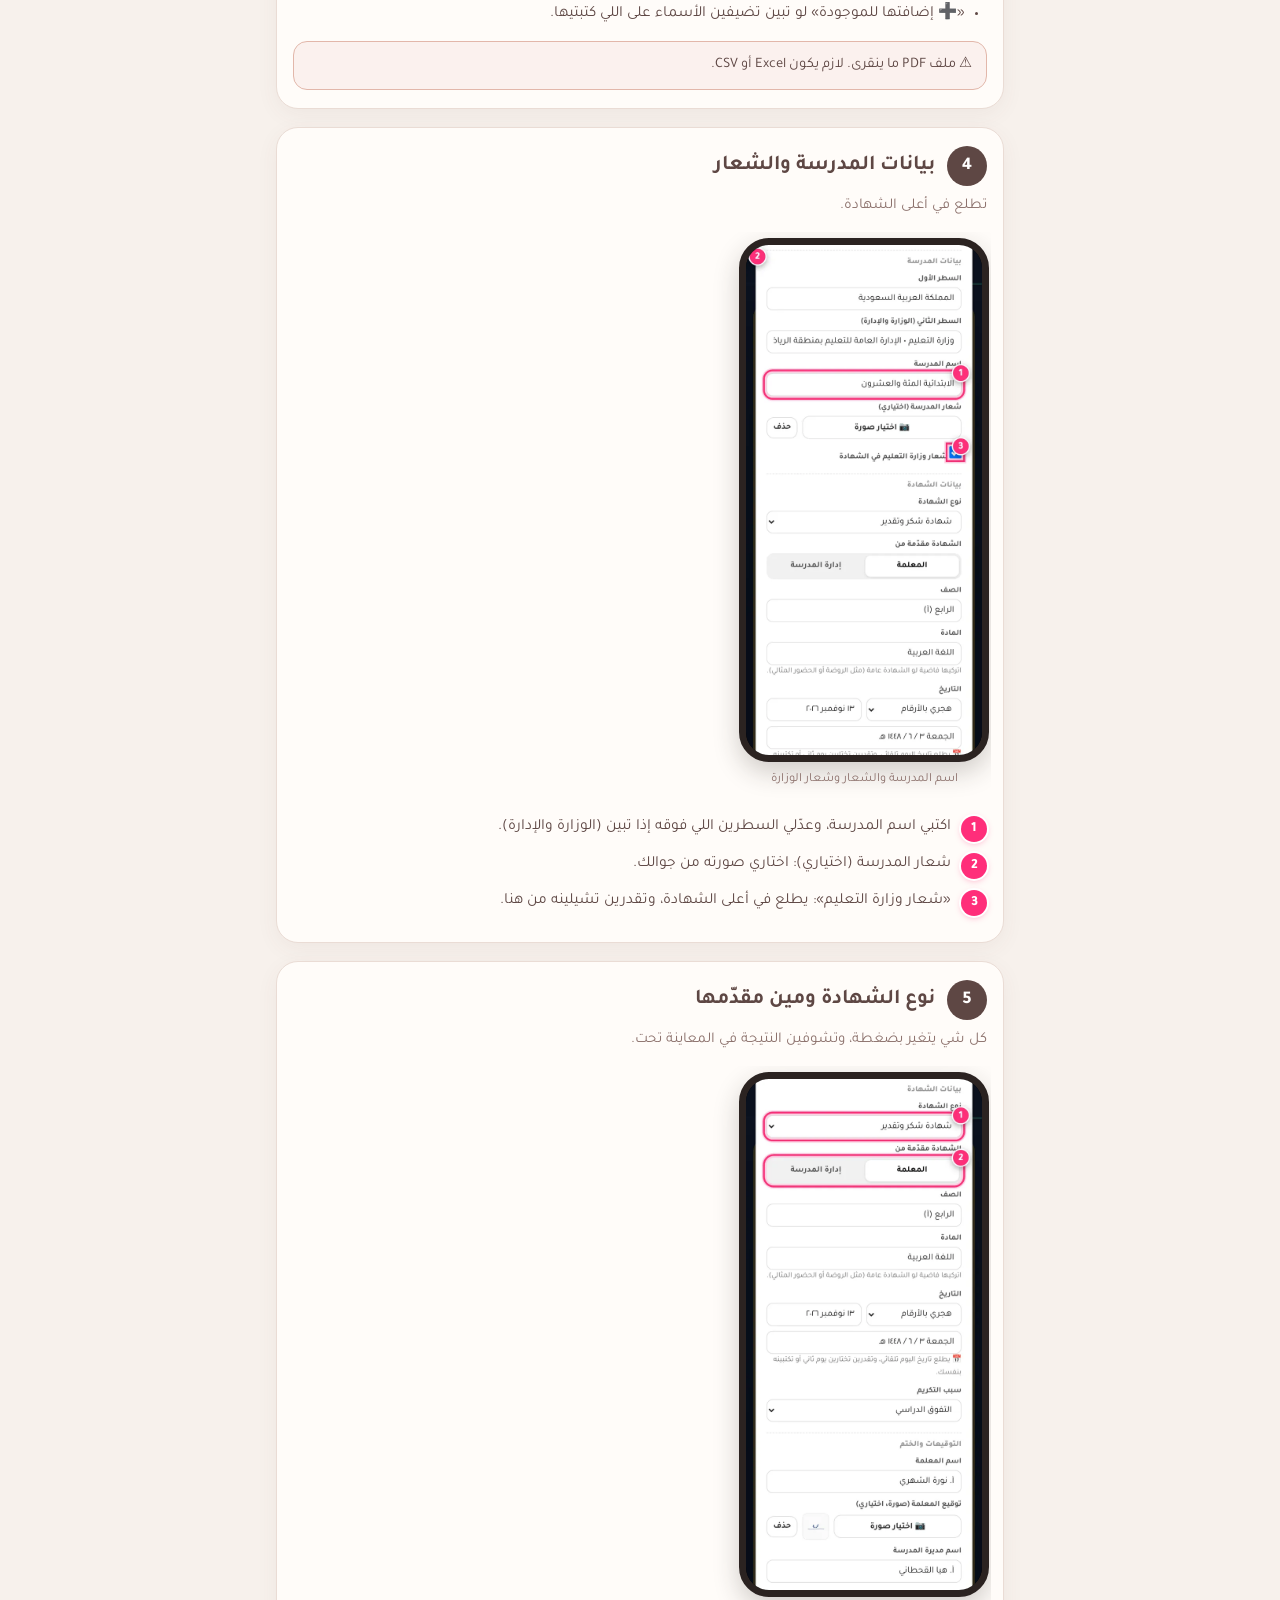
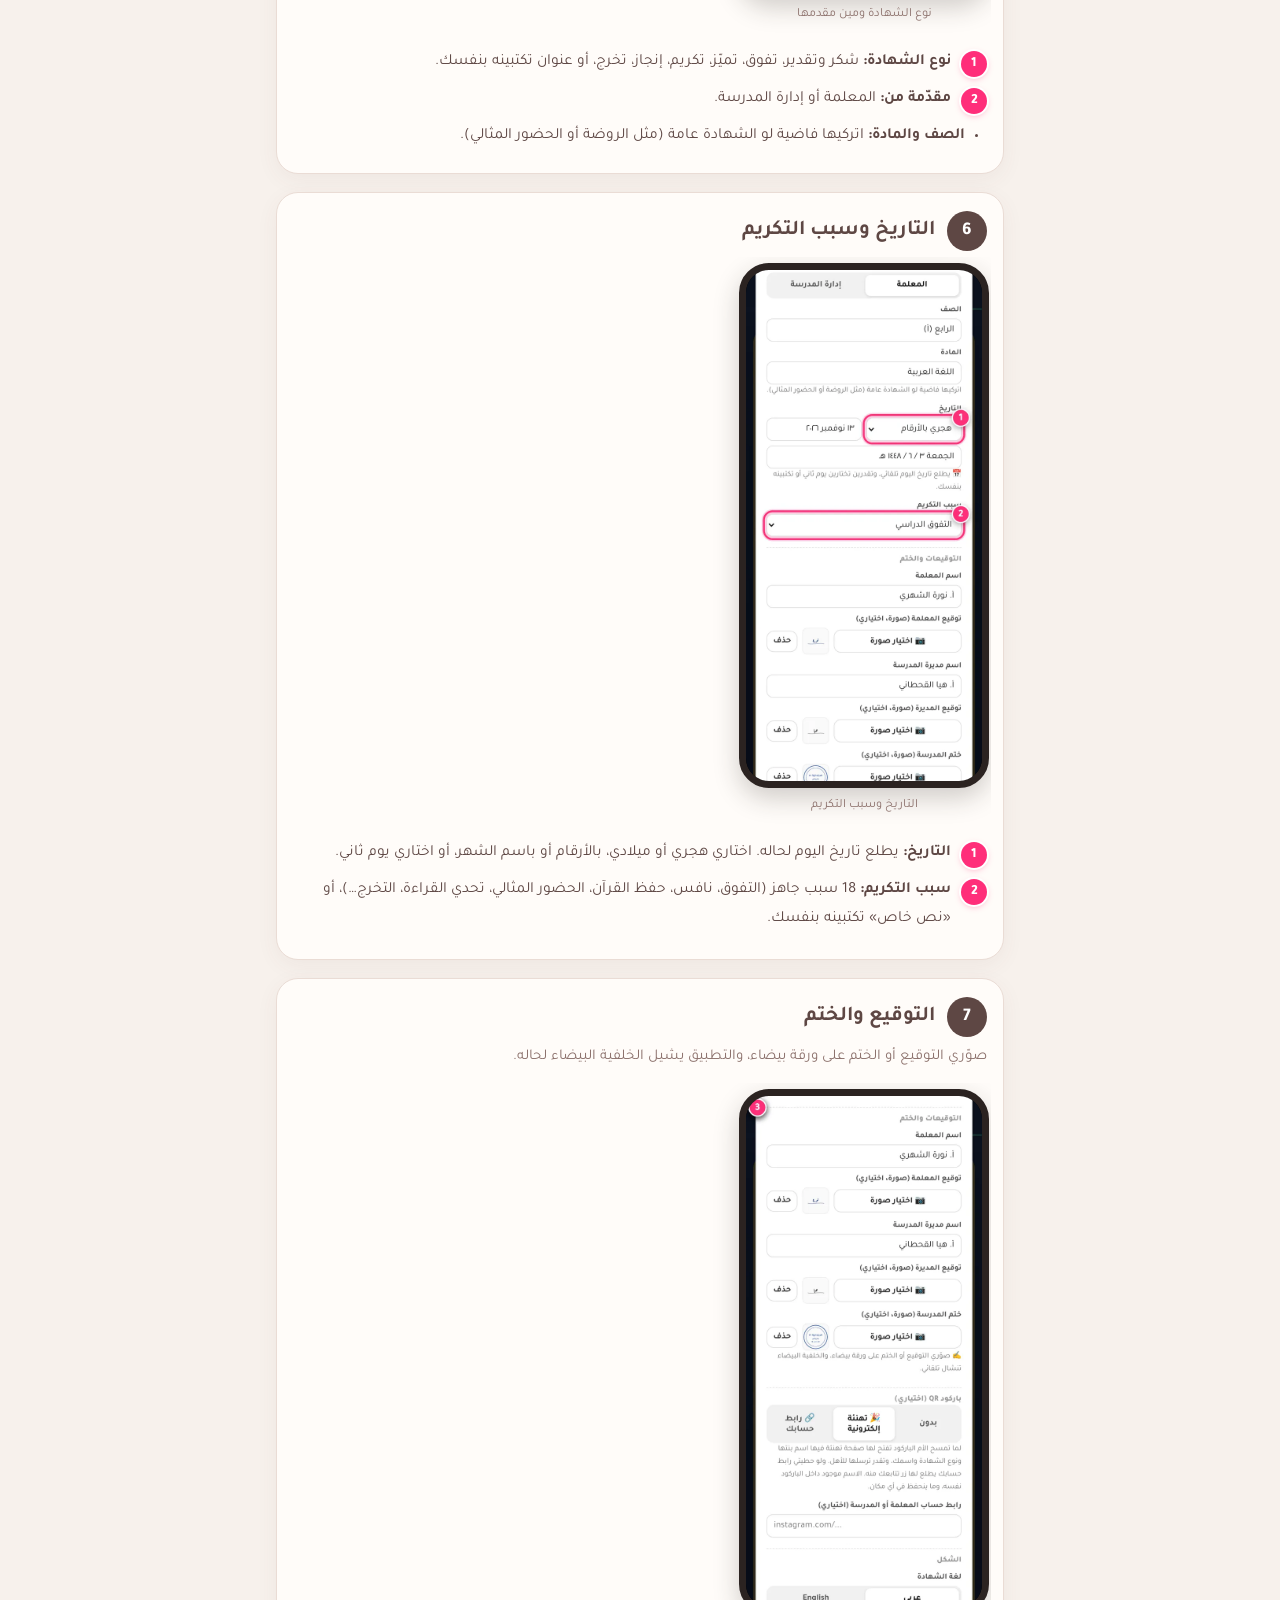
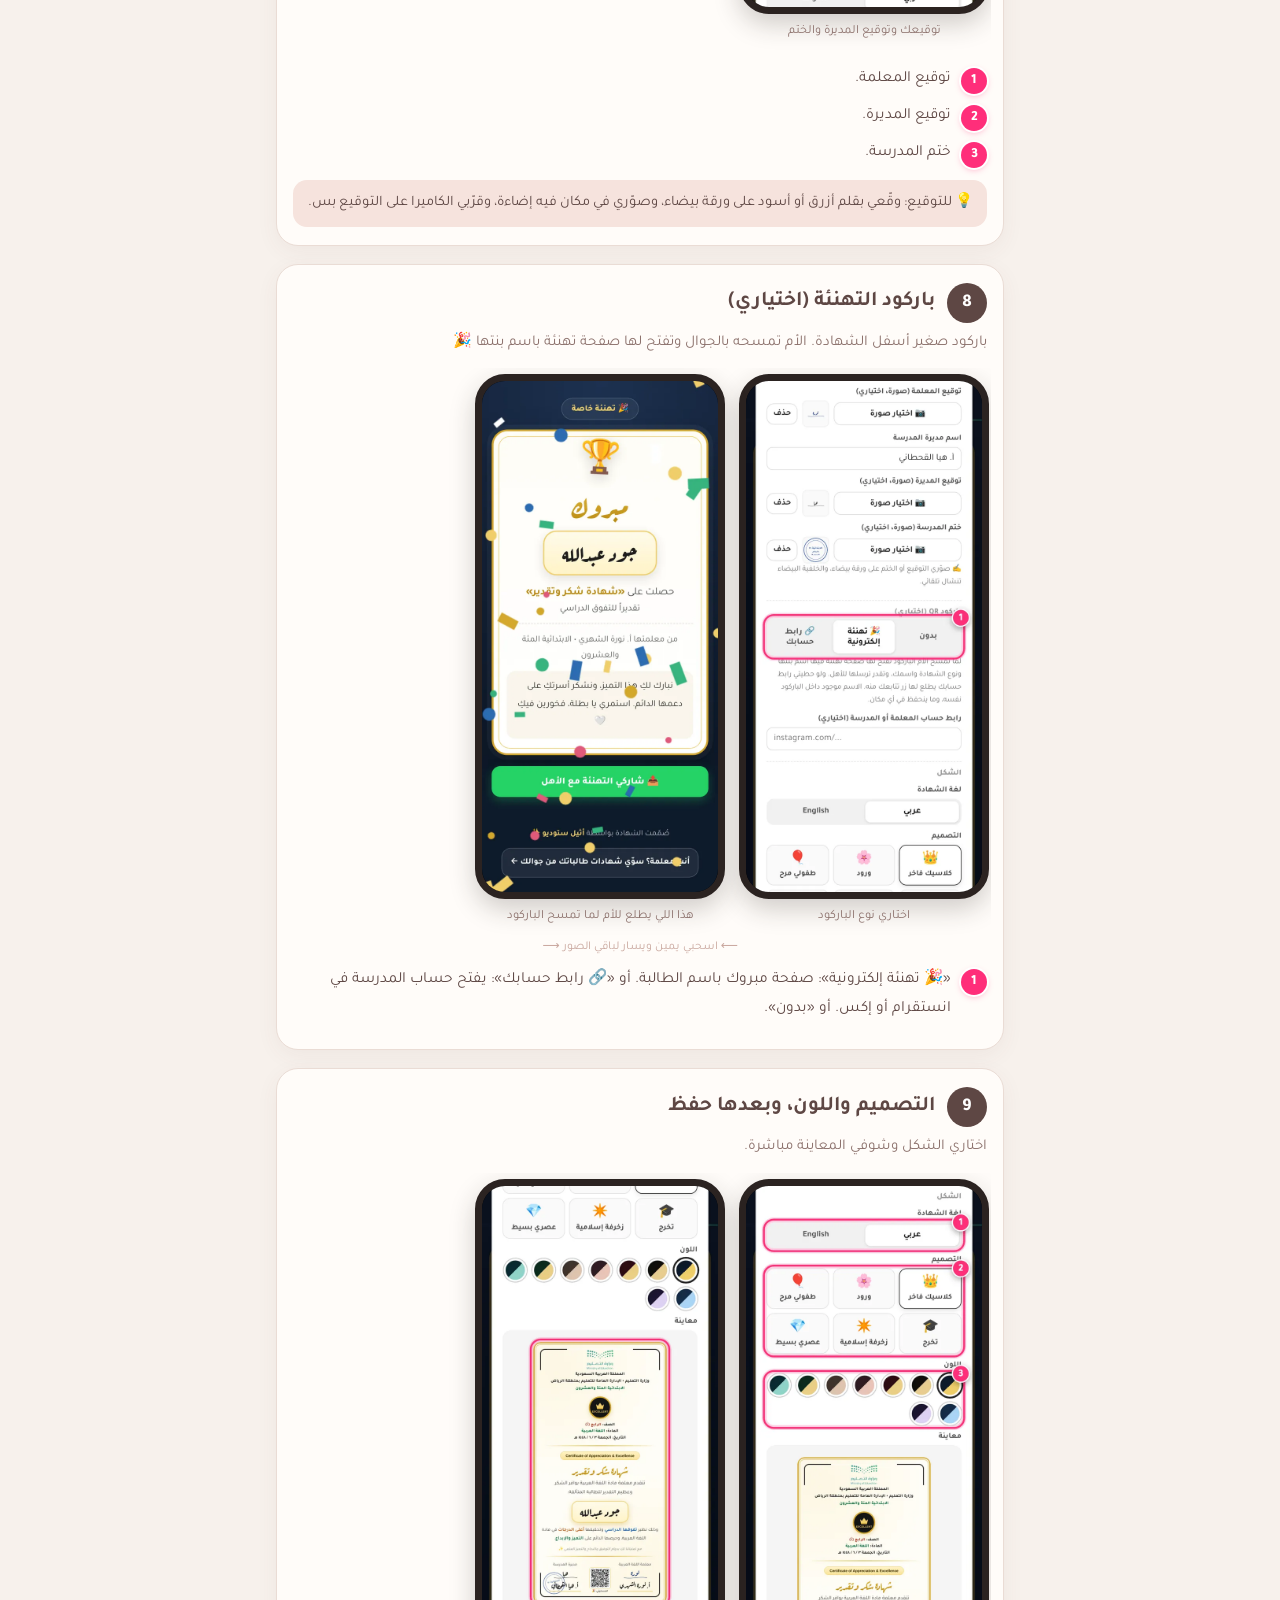
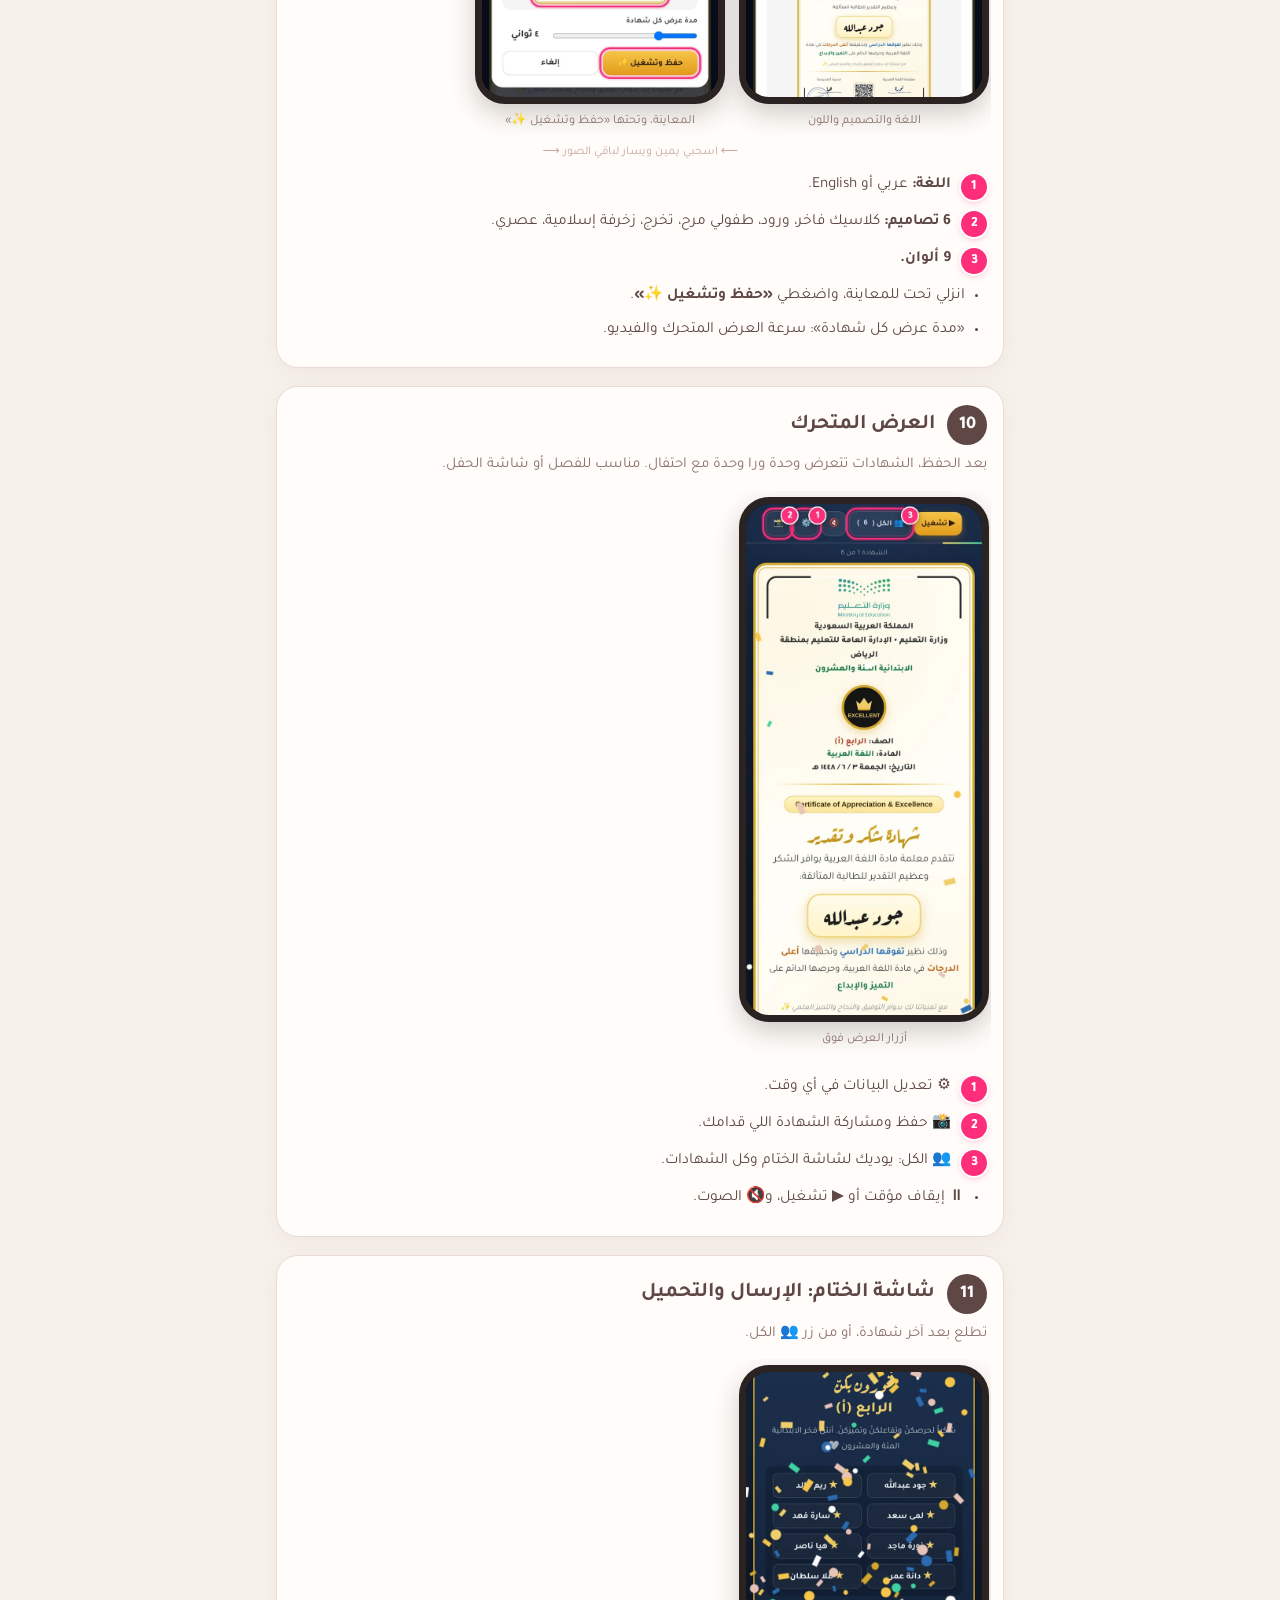
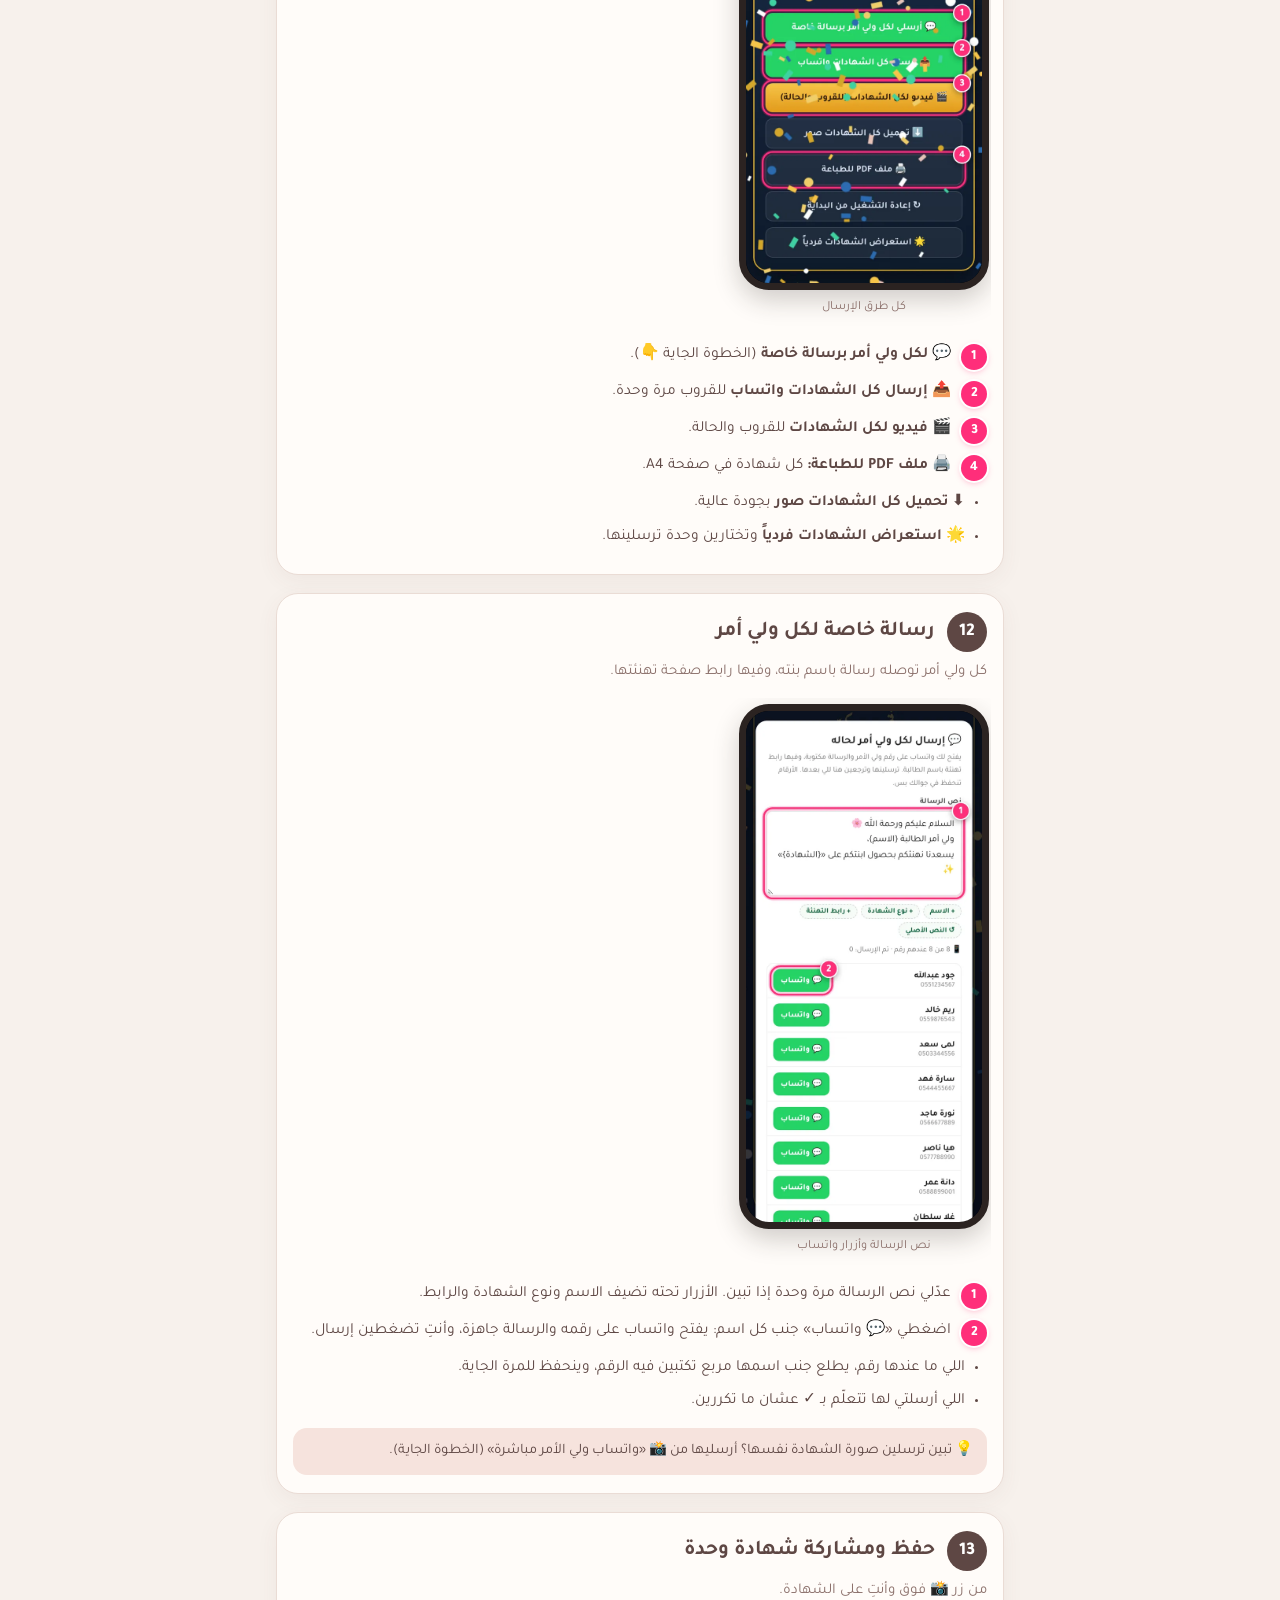
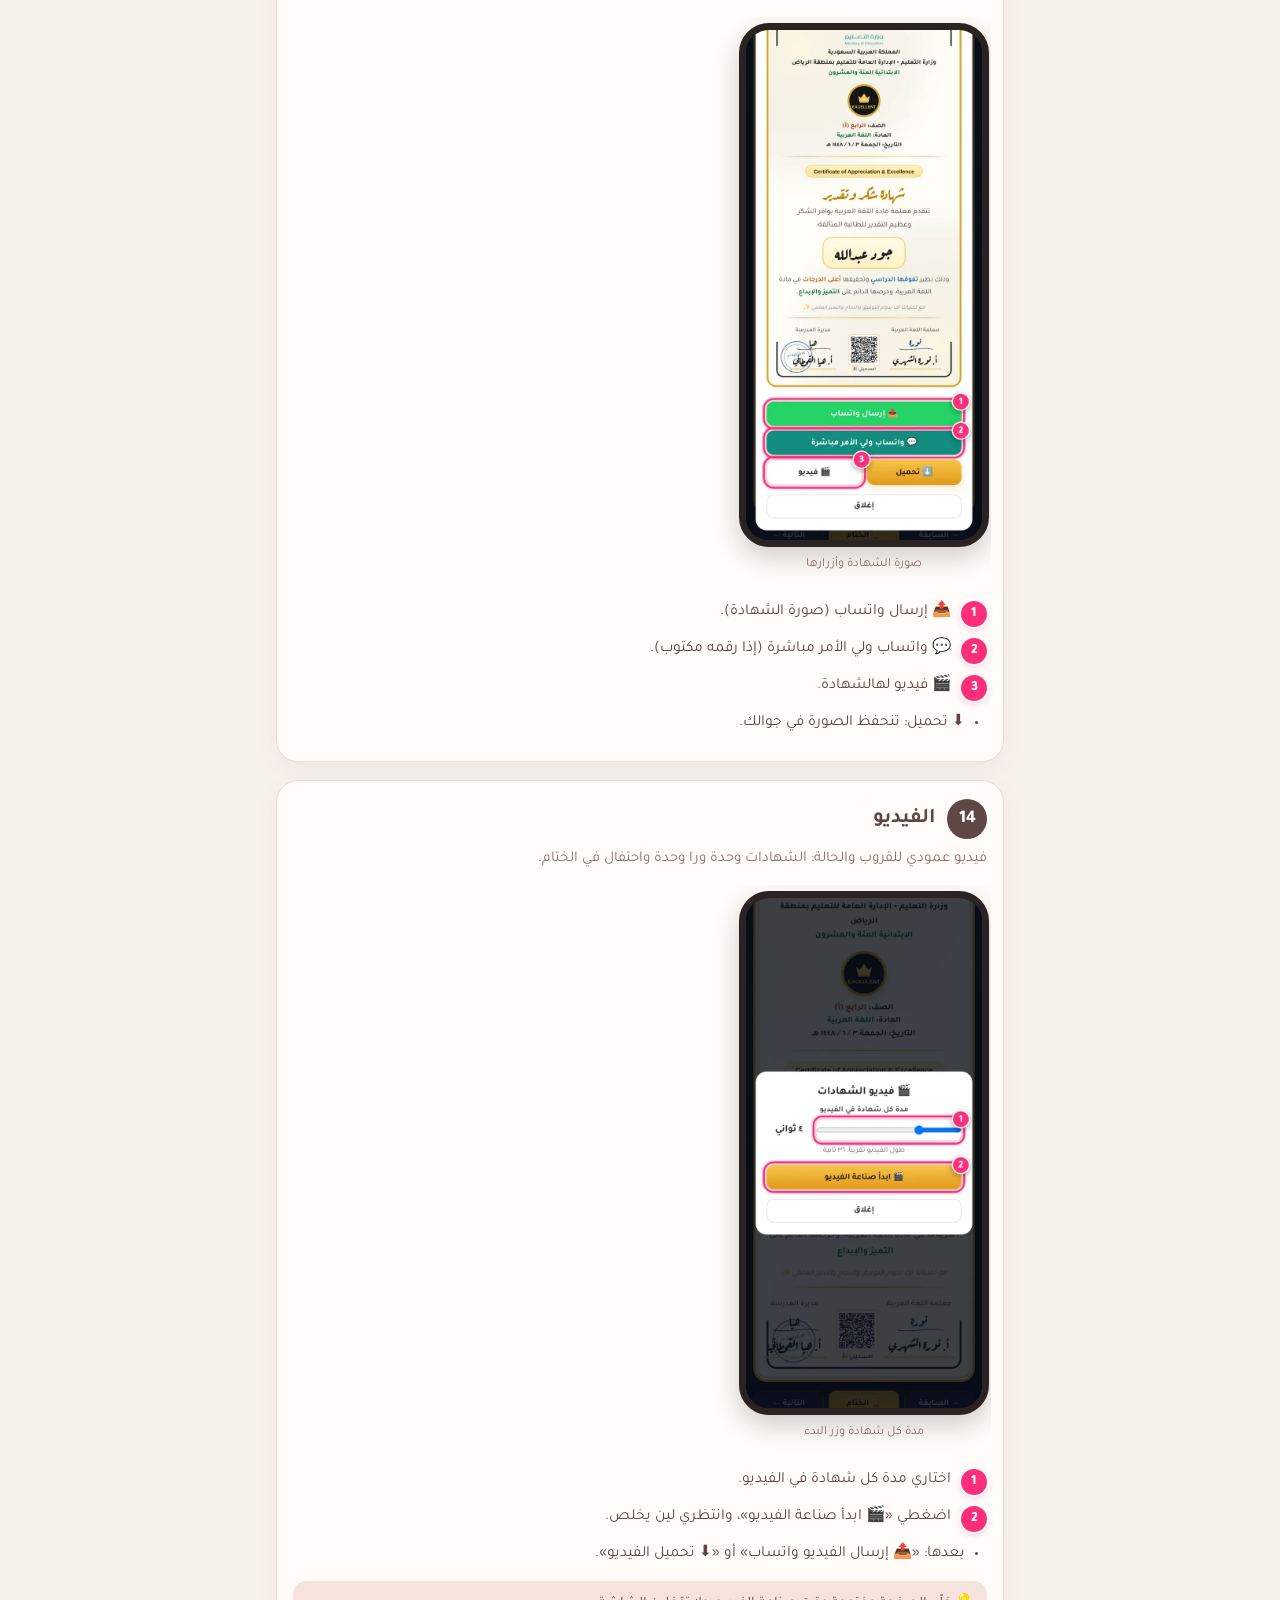
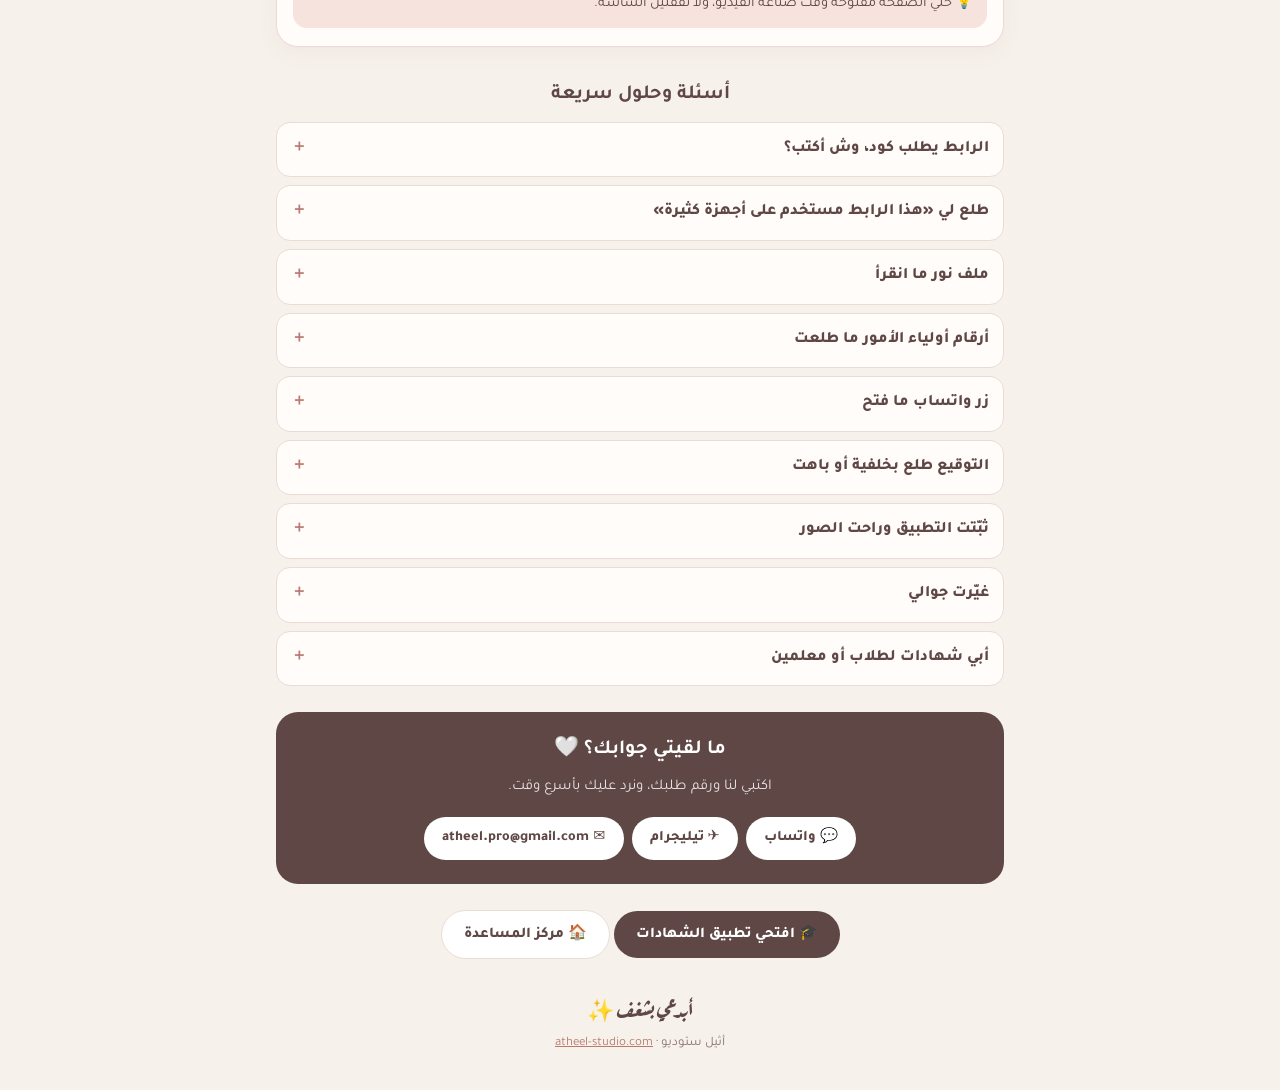
<file: help/certificates.html>
<!DOCTYPE html>
<html lang="ar" dir="rtl"><head><meta charset="utf-8">
<meta name="viewport" content="width=device-width,initial-scale=1,viewport-fit=cover">
<title>دليل شهادات الشكر المتحركة | أثيل ستوديو</title><meta name="description" content="شرح مصوّر خطوة بخطوة لتطبيق شهادات الشكر والتقدير المتحركة: الأسماء من نور، والتصميم، والتوقيع، والإرسال واتساب لكل ولي أمر.">
<meta property="og:title" content="دليل شهادات الشكر المتحركة | أثيل ستوديو"><meta property="og:description" content="شرح مصوّر خطوة بخطوة لتطبيق شهادات الشكر والتقدير المتحركة: الأسماء من نور، والتصميم، والتوقيع، والإرسال واتساب لكل ولي أمر.">
<meta property="og:image" content="https://cert.atheel-studio.com/shawahid/img/cover-gold.jpg">
<meta name="theme-color" content="#F6E3DD"><link rel="icon" href="/icon-192.png">
<link rel="stylesheet" href="/help/fonts.css"><link rel="stylesheet" href="/help/style.css">
</head><body><header class="top"><div class="wrap"><div class="brand">أثيل<small>ATHEEL STUDIO</small></div><h1>دليل شهادات الشكر المتحركة 🎓</h1><p>كل خطوة بالصور، من فتح الرابط لين ترسلين الشهادات لأولياء الأمور.</p></div></header><nav class="toc"><div class="wrap"><a href="#need">قبل ما تبدين</a><a href="#s1">فتح الرابط</a><a href="#s2">الأسماء</a><a href="#s3">نور</a><a href="#s4">المدرسة</a><a href="#s5">نوع الشهادة</a><a href="#s7">التوقيع</a><a href="#s8">الباركود</a><a href="#s9">التصميم</a><a href="#s10">العرض</a><a href="#s11">الإرسال</a><a href="#faq">أسئلة وحلول</a></div></nav><main class="wrap"><div class="intro" id="need"><b>جهّزي هذي قبل ما تبدين (كلها اختيارية) ✨</b>
<div class="need"><div>📥 ملف أسماء الفصل من نور (Excel)</div><div>✍️ صورة توقيعك على ورقة بيضاء</div><div>✍️ صورة توقيع المديرة</div><div>🔵 صورة ختم المدرسة</div><div>🏫 شعار المدرسة</div></div>
<p style="margin:10px 0 0;font-size:14.5px;color:#8C716C">وكل اللي تكتبينه ينحفظ في جوالك بس، وما يطلع لأي أحد 🤍</p></div><section class="step" id="s1"><div class="hd"><div class="num">1</div><h2>افتحي رابطك الخاص وثبّتي التطبيق</h2></div><p class="lead">بعد الدفع يطلع لك رابطك الخاص في صفحة الطلب، ويوصلك على الإيميل. اضغطي عليه ويفتح التطبيق على طول.</p><div class="shots"><figure><div class="phone"><a href="/help/img/c01_gate.webp" target="_blank"><img src="/help/img/c01_gate.webp" alt="لو فتحتي الموقع بدون رابطك، يطلب الكود" loading="lazy"></a></div><figcaption>لو فتحتي الموقع بدون رابطك، يطلب الكود</figcaption></figure><figure><div class="phone"><a href="/help/img/c15_pwa.webp" target="_blank"><img src="/help/img/c15_pwa.webp" alt="التثبيت على شاشة الآيفون" loading="lazy"></a></div><figcaption>التثبيت على شاشة الآيفون</figcaption></figure></div><div class="swipe">⟵ اسحبي يمين ويسار لباقي الصور ⟶</div><ol class="pts"><li><span class="b">1</span><span>لو طلب منك كود، اكتبيه مثل ما وصلك (مثال: AT-XXXX-XXXX).</span></li><li><span class="b">2</span><span>اضغطي «تفعيل».</span></li></ol><ul class="dots"><li><b>للآيفون:</b> افتحي الرابط في سفاري، واضغطي زر المشاركة ⬆️، وبعدها «إضافة إلى الشاشة الرئيسية» ➕.</li><li><b>للأندرويد:</b> يطلع لك زر «📲 ثبّتي التطبيق على شاشة جوالك» في الإعدادات ⚙️.</li></ul><div class="tip">💡 لو فتحتي الرابط من داخل واتساب أو انستقرام، افتحيه في سفاري أول عشان تقدرين تثبّتينه.</div></section><section class="step" id="s2"><div class="hd"><div class="num">2</div><h2>اكتبي أسماء الطالبات</h2></div><p class="lead">من زر الإعدادات ⚙️ فوق. اكتبي اسم في كل سطر.</p><div class="shots"><figure><div class="phone"><a href="/help/img/c03_names.webp" target="_blank"><img src="/help/img/c03_names.webp" alt="اسم في كل سطر، والرقم بعد الخط |" loading="lazy"></a></div><figcaption>اسم في كل سطر، والرقم بعد الخط |</figcaption></figure></div><ol class="pts"><li><span class="b">1</span><span>اكتبي كل اسم في سطر. وإذا تبين ترسلين لولي الأمر واتساب، اكتبي رقمه بعد الاسم هكذا: <b>نورة محمد | 0551234567</b></span></li><li><span class="b">2</span><span>أو استورديها كلها من نور بضغطة (الخطوة الجاية 👇).</span></li></ol><ul class="dots"><li>اختاري فوق «طالبات» أو «طلاب»، والصيغة كاملة تتغير.</li></ul></section><section class="step" id="s3"><div class="hd"><div class="num">3</div><h2>استيراد الأسماء من نور</h2></div><p class="lead">صدّري قائمة الفصل من نور بصيغة Excel، وبعدها اضغطي «📥 استيراد الأسماء من نور» واختاري الملف.</p><div class="shots"><figure><div class="phone"><a href="/help/img/c04_noor.webp" target="_blank"><img src="/help/img/c04_noor.webp" alt="بعد رفع الملف: اختاري طريقة الاسم واعتمدي" loading="lazy"></a></div><figcaption>بعد رفع الملف: اختاري طريقة الاسم واعتمدي</figcaption></figure></div><ol class="pts"><li><span class="b">1</span><span>اختاري طريقة كتابة الاسم: الأول والأب، أو ثلاثي، أو كامل.</span></li><li><span class="b">2</span><span>اضغطي «✅ اعتماد الأسماء».</span></li></ol><ul class="dots"><li><b>من نور:</b> <span class="path">التقارير ← تقارير الطلاب ← قائمة أسماء الفصل ← تصدير Excel</span></li><li>إذا الملف فيه أكثر من فصل، يطلع لك تختارين فصلك.</li><li>إذا ملف نور فيه أرقام أولياء الأمور، تنضاف لحالها 📱</li><li>«➕ إضافتها للموجودة» لو تبين تضيفين الأسماء على اللي كتبتيها.</li></ul><div class="warn">⚠️ ملف PDF ما ينقرى. لازم يكون Excel أو CSV.</div></section><section class="step" id="s4"><div class="hd"><div class="num">4</div><h2>بيانات المدرسة والشعار</h2></div><p class="lead">تطلع في أعلى الشهادة.</p><div class="shots"><figure><div class="phone"><a href="/help/img/c05_school.webp" target="_blank"><img src="/help/img/c05_school.webp" alt="اسم المدرسة والشعار وشعار الوزارة" loading="lazy"></a></div><figcaption>اسم المدرسة والشعار وشعار الوزارة</figcaption></figure></div><ol class="pts"><li><span class="b">1</span><span>اكتبي اسم المدرسة، وعدّلي السطرين اللي فوقه إذا تبين (الوزارة والإدارة).</span></li><li><span class="b">2</span><span>شعار المدرسة (اختياري): اختاري صورته من جوالك.</span></li><li><span class="b">3</span><span>«شعار وزارة التعليم»: يطلع في أعلى الشهادة، وتقدرين تشيلينه من هنا.</span></li></ol></section><section class="step" id="s5"><div class="hd"><div class="num">5</div><h2>نوع الشهادة ومين مقدّمها</h2></div><p class="lead">كل شي يتغير بضغطة، وتشوفين النتيجة في المعاينة تحت.</p><div class="shots"><figure><div class="phone"><a href="/help/img/c06_cert.webp" target="_blank"><img src="/help/img/c06_cert.webp" alt="نوع الشهادة ومين مقدمها" loading="lazy"></a></div><figcaption>نوع الشهادة ومين مقدمها</figcaption></figure></div><ol class="pts"><li><span class="b">1</span><span><b>نوع الشهادة:</b> شكر وتقدير، تفوق، تميّز، تكريم، إنجاز، تخرج، أو عنوان تكتبينه بنفسك.</span></li><li><span class="b">2</span><span><b>مقدّمة من:</b> المعلمة أو إدارة المدرسة.</span></li></ol><ul class="dots"><li><b>الصف والمادة:</b> اتركيها فاضية لو الشهادة عامة (مثل الروضة أو الحضور المثالي).</li></ul></section><section class="step" id="s6"><div class="hd"><div class="num">6</div><h2>التاريخ وسبب التكريم</h2></div><div class="shots"><figure><div class="phone"><a href="/help/img/c06b_reason.webp" target="_blank"><img src="/help/img/c06b_reason.webp" alt="التاريخ وسبب التكريم" loading="lazy"></a></div><figcaption>التاريخ وسبب التكريم</figcaption></figure></div><ol class="pts"><li><span class="b">1</span><span><b>التاريخ:</b> يطلع تاريخ اليوم لحاله. اختاري هجري أو ميلادي، بالأرقام أو باسم الشهر، أو اختاري يوم ثاني.</span></li><li><span class="b">2</span><span><b>سبب التكريم:</b> 18 سبب جاهز (التفوق، نافس، حفظ القرآن، الحضور المثالي، تحدي القراءة، التخرج…)، أو «نص خاص» تكتبينه بنفسك.</span></li></ol></section><section class="step" id="s7"><div class="hd"><div class="num">7</div><h2>التوقيع والختم</h2></div><p class="lead">صوّري التوقيع أو الختم على ورقة بيضاء، والتطبيق يشيل الخلفية البيضاء لحاله.</p><div class="shots"><figure><div class="phone"><a href="/help/img/c07_sign.webp" target="_blank"><img src="/help/img/c07_sign.webp" alt="توقيعك وتوقيع المديرة والختم" loading="lazy"></a></div><figcaption>توقيعك وتوقيع المديرة والختم</figcaption></figure></div><ol class="pts"><li><span class="b">1</span><span>توقيع المعلمة.</span></li><li><span class="b">2</span><span>توقيع المديرة.</span></li><li><span class="b">3</span><span>ختم المدرسة.</span></li></ol><div class="tip">💡 للتوقيع: وقّعي بقلم أزرق أو أسود على ورقة بيضاء، وصوّري في مكان فيه إضاءة، وقرّبي الكاميرا على التوقيع بس.</div></section><section class="step" id="s8"><div class="hd"><div class="num">8</div><h2>باركود التهنئة (اختياري)</h2></div><p class="lead">باركود صغير أسفل الشهادة. الأم تمسحه بالجوال وتفتح لها صفحة تهنئة باسم بنتها 🎉</p><div class="shots"><figure><div class="phone"><a href="/help/img/c08_qr.webp" target="_blank"><img src="/help/img/c08_qr.webp" alt="اختاري نوع الباركود" loading="lazy"></a></div><figcaption>اختاري نوع الباركود</figcaption></figure><figure><div class="phone"><a href="/help/img/c16_congrats.webp" target="_blank"><img src="/help/img/c16_congrats.webp" alt="هذا اللي يطلع للأم لما تمسح الباركود" loading="lazy"></a></div><figcaption>هذا اللي يطلع للأم لما تمسح الباركود</figcaption></figure></div><div class="swipe">⟵ اسحبي يمين ويسار لباقي الصور ⟶</div><ol class="pts"><li><span class="b">1</span><span>«🎉 تهنئة إلكترونية»: صفحة مبروك باسم الطالبة. أو «🔗 رابط حسابك»: يفتح حساب المدرسة في انستقرام أو إكس. أو «بدون».</span></li></ol></section><section class="step" id="s9"><div class="hd"><div class="num">9</div><h2>التصميم واللون، وبعدها حفظ</h2></div><p class="lead">اختاري الشكل وشوفي المعاينة مباشرة.</p><div class="shots"><figure><div class="phone"><a href="/help/img/c09_design.webp" target="_blank"><img src="/help/img/c09_design.webp" alt="اللغة والتصميم واللون" loading="lazy"></a></div><figcaption>اللغة والتصميم واللون</figcaption></figure><figure><div class="phone"><a href="/help/img/c10_preview.webp" target="_blank"><img src="/help/img/c10_preview.webp" alt="المعاينة، وتحتها «حفظ وتشغيل ✨»" loading="lazy"></a></div><figcaption>المعاينة، وتحتها «حفظ وتشغيل ✨»</figcaption></figure></div><div class="swipe">⟵ اسحبي يمين ويسار لباقي الصور ⟶</div><ol class="pts"><li><span class="b">1</span><span><b>اللغة:</b> عربي أو English.</span></li><li><span class="b">2</span><span><b>6 تصاميم:</b> كلاسيك فاخر، ورود، طفولي مرح، تخرج، زخرفة إسلامية، عصري.</span></li><li><span class="b">3</span><span><b>9 ألوان.</b></span></li></ol><ul class="dots"><li>انزلي تحت للمعاينة، واضغطي <b>«حفظ وتشغيل ✨»</b>.</li><li>«مدة عرض كل شهادة»: سرعة العرض المتحرك والفيديو.</li></ul></section><section class="step" id="s10"><div class="hd"><div class="num">10</div><h2>العرض المتحرك</h2></div><p class="lead">بعد الحفظ، الشهادات تتعرض وحدة ورا وحدة مع احتفال. مناسب للفصل أو شاشة الحفل.</p><div class="shots"><figure><div class="phone"><a href="/help/img/c02_show.webp" target="_blank"><img src="/help/img/c02_show.webp" alt="أزرار العرض فوق" loading="lazy"></a></div><figcaption>أزرار العرض فوق</figcaption></figure></div><ol class="pts"><li><span class="b">1</span><span>⚙️ تعديل البيانات في أي وقت.</span></li><li><span class="b">2</span><span>📸 حفظ ومشاركة الشهادة اللي قدامك.</span></li><li><span class="b">3</span><span>👥 الكل: يوديك لشاشة الختام وكل الشهادات.</span></li></ol><ul class="dots"><li>⏸ إيقاف مؤقت أو ▶ تشغيل، و🔇 الصوت.</li></ul></section><section class="step" id="s11"><div class="hd"><div class="num">11</div><h2>شاشة الختام: الإرسال والتحميل</h2></div><p class="lead">تطلع بعد آخر شهادة، أو من زر 👥 الكل.</p><div class="shots"><figure><div class="phone"><a href="/help/img/c11_final.webp" target="_blank"><img src="/help/img/c11_final.webp" alt="كل طرق الإرسال" loading="lazy"></a></div><figcaption>كل طرق الإرسال</figcaption></figure></div><ol class="pts"><li><span class="b">1</span><span><b>💬 لكل ولي أمر برسالة خاصة</b> (الخطوة الجاية 👇).</span></li><li><span class="b">2</span><span><b>📤 إرسال كل الشهادات واتساب</b> للقروب مرة وحدة.</span></li><li><span class="b">3</span><span><b>🎬 فيديو لكل الشهادات</b> للقروب والحالة.</span></li><li><span class="b">4</span><span><b>🖨️ ملف PDF للطباعة:</b> كل شهادة في صفحة A4.</span></li></ol><ul class="dots"><li><b>⬇️ تحميل كل الشهادات صور</b> بجودة عالية.</li><li><b>🌟 استعراض الشهادات فردياً</b> وتختارين وحدة ترسلينها.</li></ul></section><section class="step" id="s12"><div class="hd"><div class="num">12</div><h2>رسالة خاصة لكل ولي أمر</h2></div><p class="lead">كل ولي أمر توصله رسالة باسم بنته، وفيها رابط صفحة تهنئتها.</p><div class="shots"><figure><div class="phone"><a href="/help/img/c12_wa.webp" target="_blank"><img src="/help/img/c12_wa.webp" alt="نص الرسالة وأزرار واتساب" loading="lazy"></a></div><figcaption>نص الرسالة وأزرار واتساب</figcaption></figure></div><ol class="pts"><li><span class="b">1</span><span>عدّلي نص الرسالة مرة وحدة إذا تبين. الأزرار تحته تضيف الاسم ونوع الشهادة والرابط.</span></li><li><span class="b">2</span><span>اضغطي «💬 واتساب» جنب كل اسم: يفتح واتساب على رقمه والرسالة جاهزة، وأنتِ تضغطين إرسال.</span></li></ol><ul class="dots"><li>اللي ما عندها رقم، يطلع جنب اسمها مربع تكتبين فيه الرقم، وينحفظ للمرة الجاية.</li><li>اللي أرسلتي لها تتعلّم بـ ✓ عشان ما تكررين.</li></ul><div class="tip">💡 تبين ترسلين صورة الشهادة نفسها؟ أرسليها من 📸 «واتساب ولي الأمر مباشرة» (الخطوة الجاية).</div></section><section class="step" id="s13"><div class="hd"><div class="num">13</div><h2>حفظ ومشاركة شهادة وحدة</h2></div><p class="lead">من زر 📸 فوق وأنتِ على الشهادة.</p><div class="shots"><figure><div class="phone"><a href="/help/img/c13_shot.webp" target="_blank"><img src="/help/img/c13_shot.webp" alt="صورة الشهادة وأزرارها" loading="lazy"></a></div><figcaption>صورة الشهادة وأزرارها</figcaption></figure></div><ol class="pts"><li><span class="b">1</span><span>📤 إرسال واتساب (صورة الشهادة).</span></li><li><span class="b">2</span><span>💬 واتساب ولي الأمر مباشرة (إذا رقمه مكتوب).</span></li><li><span class="b">3</span><span>🎬 فيديو لهالشهادة.</span></li></ol><ul class="dots"><li>⬇️ تحميل: تنحفظ الصورة في جوالك.</li></ul></section><section class="step" id="s14"><div class="hd"><div class="num">14</div><h2>الفيديو</h2></div><p class="lead">فيديو عمودي للقروب والحالة: الشهادات وحدة ورا وحدة واحتفال في الختام.</p><div class="shots"><figure><div class="phone"><a href="/help/img/c14_video.webp" target="_blank"><img src="/help/img/c14_video.webp" alt="مدة كل شهادة وزر البدء" loading="lazy"></a></div><figcaption>مدة كل شهادة وزر البدء</figcaption></figure></div><ol class="pts"><li><span class="b">1</span><span>اختاري مدة كل شهادة في الفيديو.</span></li><li><span class="b">2</span><span>اضغطي «🎬 ابدأ صناعة الفيديو»، وانتظري لين يخلص.</span></li></ol><ul class="dots"><li>بعدها: «📤 إرسال الفيديو واتساب» أو «⬇️ تحميل الفيديو».</li></ul><div class="tip">💡 خلّي الصفحة مفتوحة وقت صناعة الفيديو، ولا تقفلين الشاشة.</div></section><h3 class="sec" id="faq">أسئلة وحلول سريعة</h3><div class="faq"><details><summary>الرابط يطلب كود، وش أكتب؟</summary><div>افتحي الرابط اللي وصلك بعد الشراء (في صفحة الطلب والإيميل)، ويفتح لحاله. أو انسخي الكود (مثال AT-XXXX-XXXX) واكتبيه في الخانة.</div></details><details><summary>طلع لي «هذا الرابط مستخدم على أجهزة كثيرة»</summary><div>الرابط الفردي لك على 3 أجهزة. إذا هذا جهازك اضغطي «هذا جهازي ✓» وكملي عادي. وإذا زميلتك تبيه، تقدر تطلب رابط خاص فيها، وللمدارس كلمونا واتساب.</div></details><details><summary>ملف نور ما انقرأ</summary><div>تأكدي إنه Excel أو CSV مو PDF. وإذا ما زبط، انسخي عمود الأسماء من الملف والصقيه في مربع الأسماء.</div></details><details><summary>أرقام أولياء الأمور ما طلعت</summary><div>إذا ملف نور ما فيه أرقام، اكتبي الرقم بعد الاسم بخط | مثل: سارة فهد | 0551234567</div></details><details><summary>زر واتساب ما فتح</summary><div>تأكدي إن واتساب مثبت في جوالك، والرقم صحيح (يبدأ بـ05). ومن الكمبيوتر يفتح واتساب ويب.</div></details><details><summary>التوقيع طلع بخلفية أو باهت</summary><div>صوّريه مرة ثانية على ورقة بيضاء تمامًا وفي إضاءة قوية، وقرّبي على التوقيع.</div></details><details><summary>ثبّتت التطبيق وراحت الصور</summary><div>الأسماء والإعدادات تنتقل لحالها، بس الصور (الشعار والتوقيعات والختم وصور الطالبات) تضيفينها مرة ثانية داخل التطبيق.</div></details><details><summary>غيّرت جوالي</summary><div>افتحي نفس رابطك في الجوال الجديد، واكتبي الأسماء أو استورديها من نور مرة ثانية. بياناتك محفوظة في الجهاز نفسه بس.</div></details><details><summary>أبي شهادات لطلاب أو معلمين</summary><div>من أول الإعدادات اختاري «طلاب»، والصيغة كاملة تتغير للمذكر.</div></details></div><div class="help"><h3>ما لقيتي جوابك؟ 🤍</h3><p>اكتبي لنا ورقم طلبك، ونرد عليك بأسرع وقت.</p>
<a href="https://wa.me/966532050149" target="_blank" rel="noopener">💬 واتساب</a><a href="https://t.me/atheel_studio" target="_blank" rel="noopener">✈️ تيليجرام</a><a href="mailto:atheel.pro@gmail.com">✉️ atheel.pro@gmail.com</a></div>
<div class="btnrow"><a class="btn" href="/">🎓 افتحي تطبيق الشهادات</a> <a class="btn light" href="/help/">🏠 مركز المساعدة</a></div></main><footer><span class="sig">أبدعي بشغف ✨</span>أثيل ستوديو · <a href="https://atheel-studio.com">atheel-studio.com</a></footer></body></html>
</file>
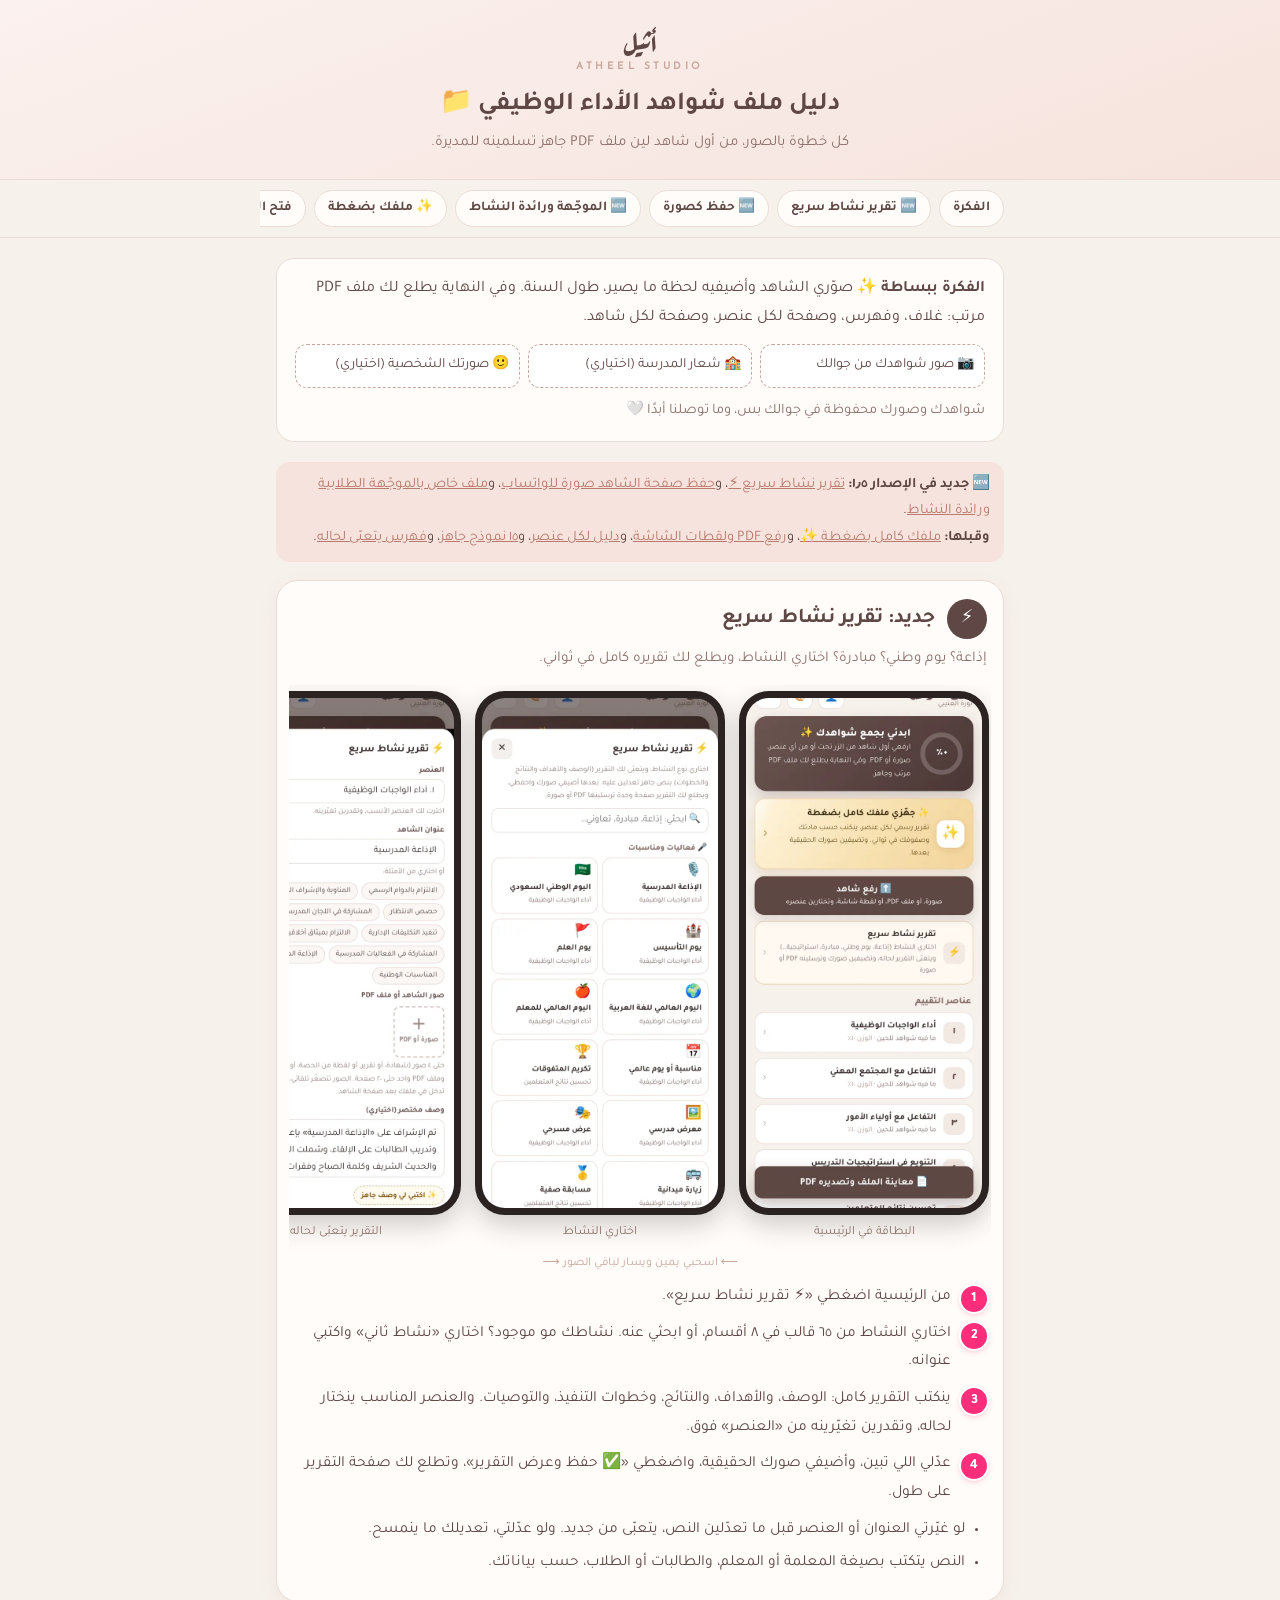
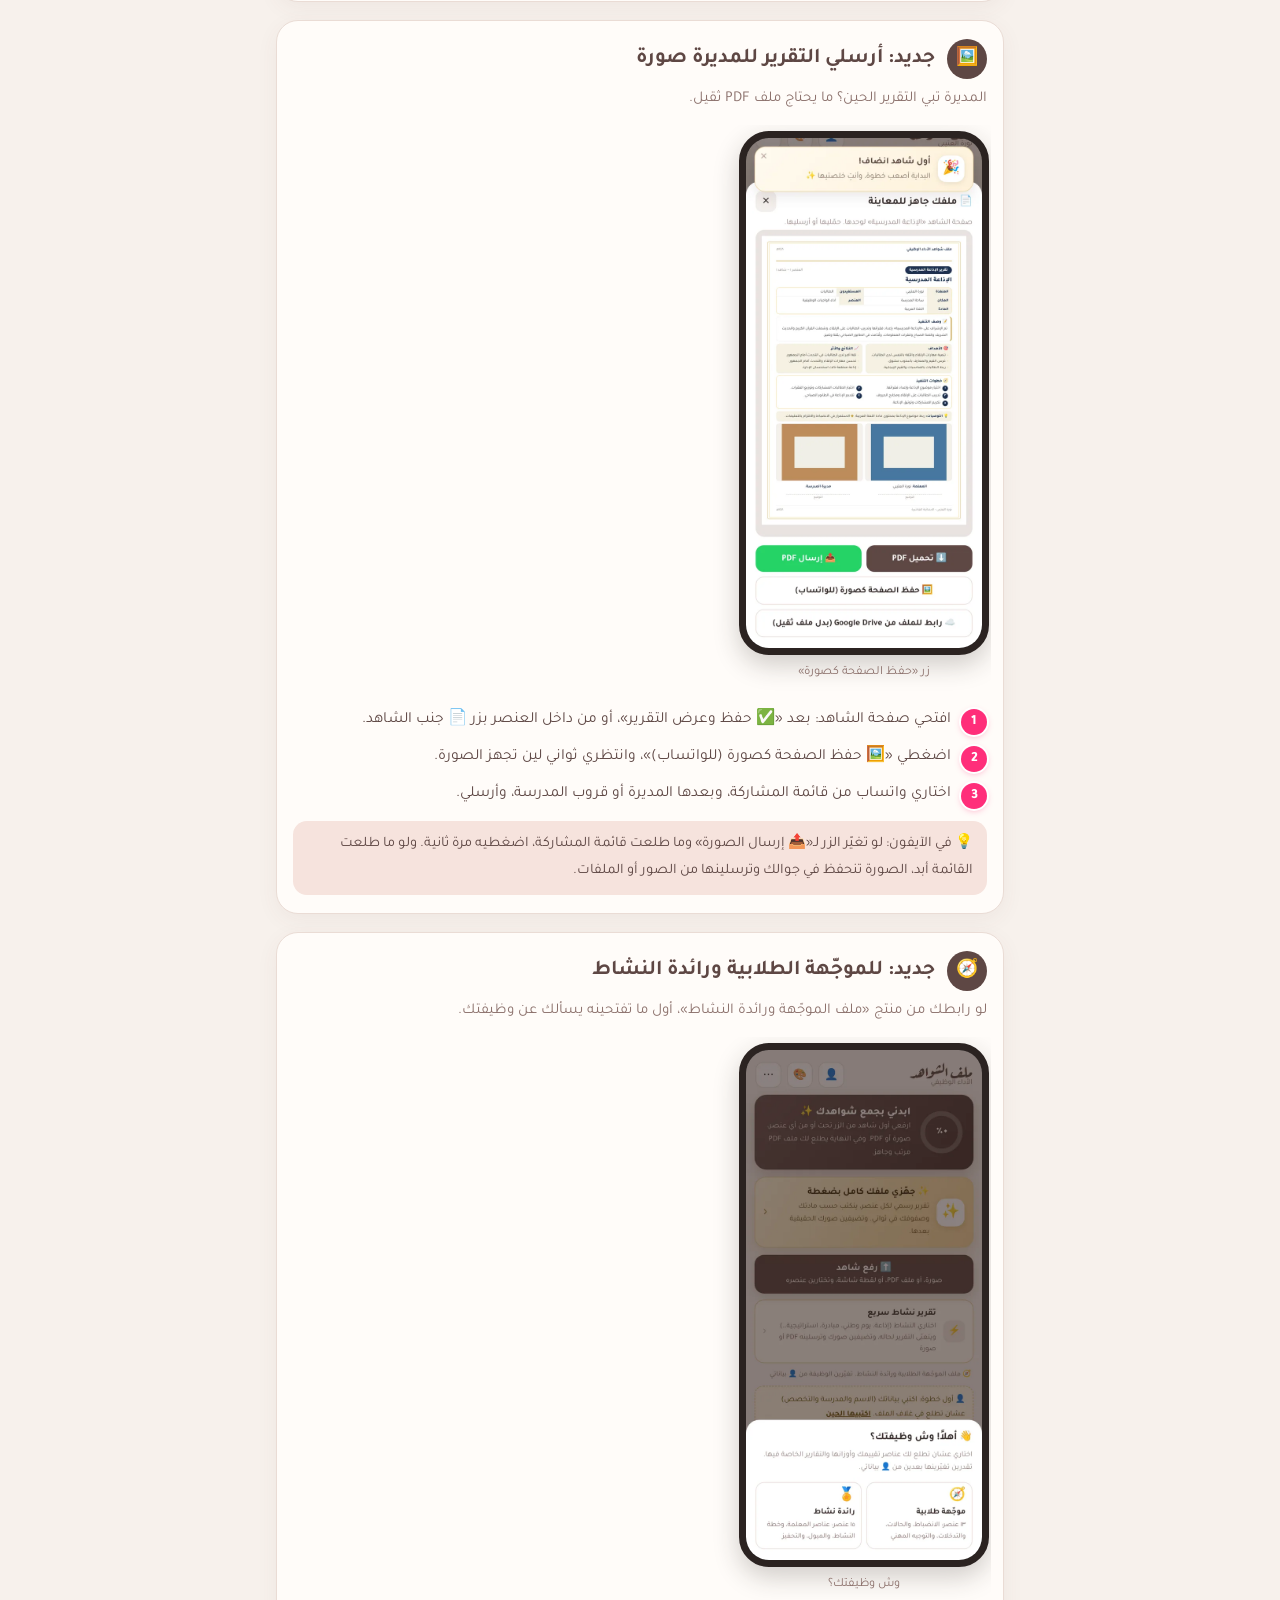
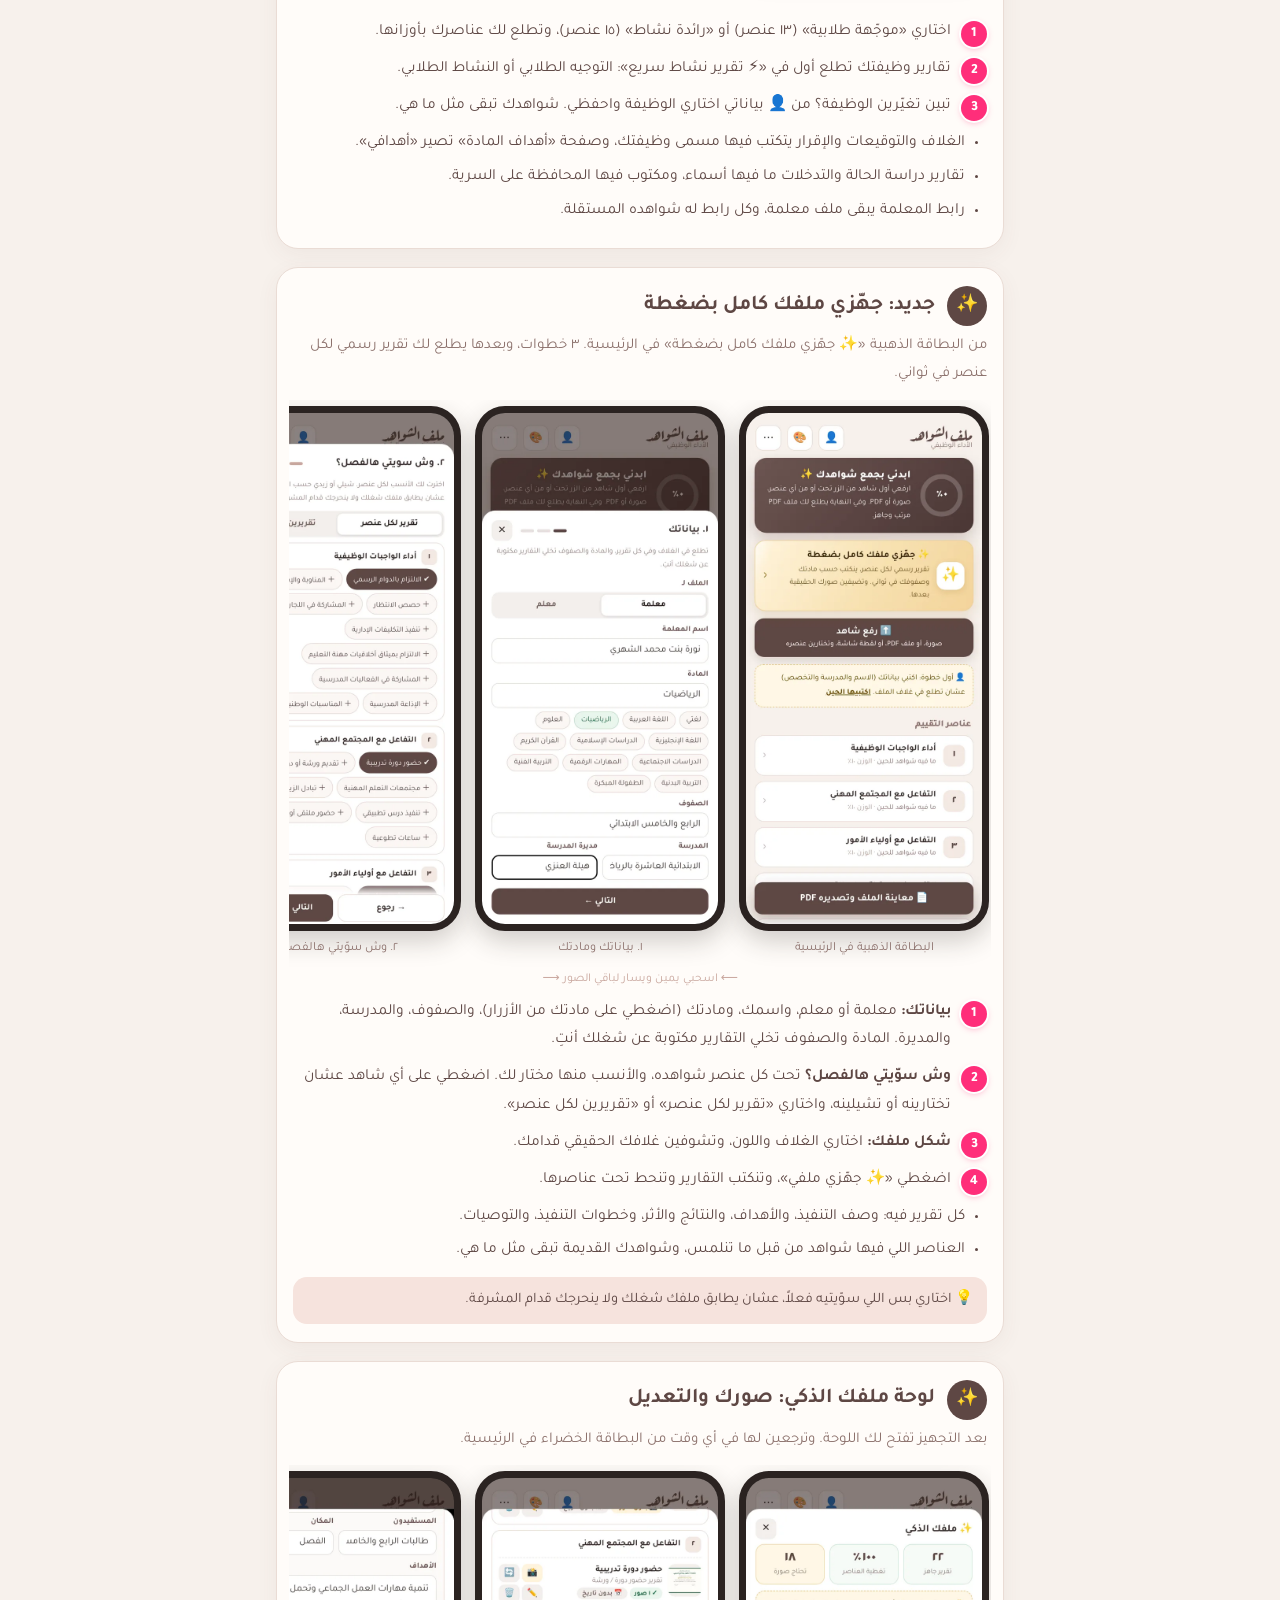
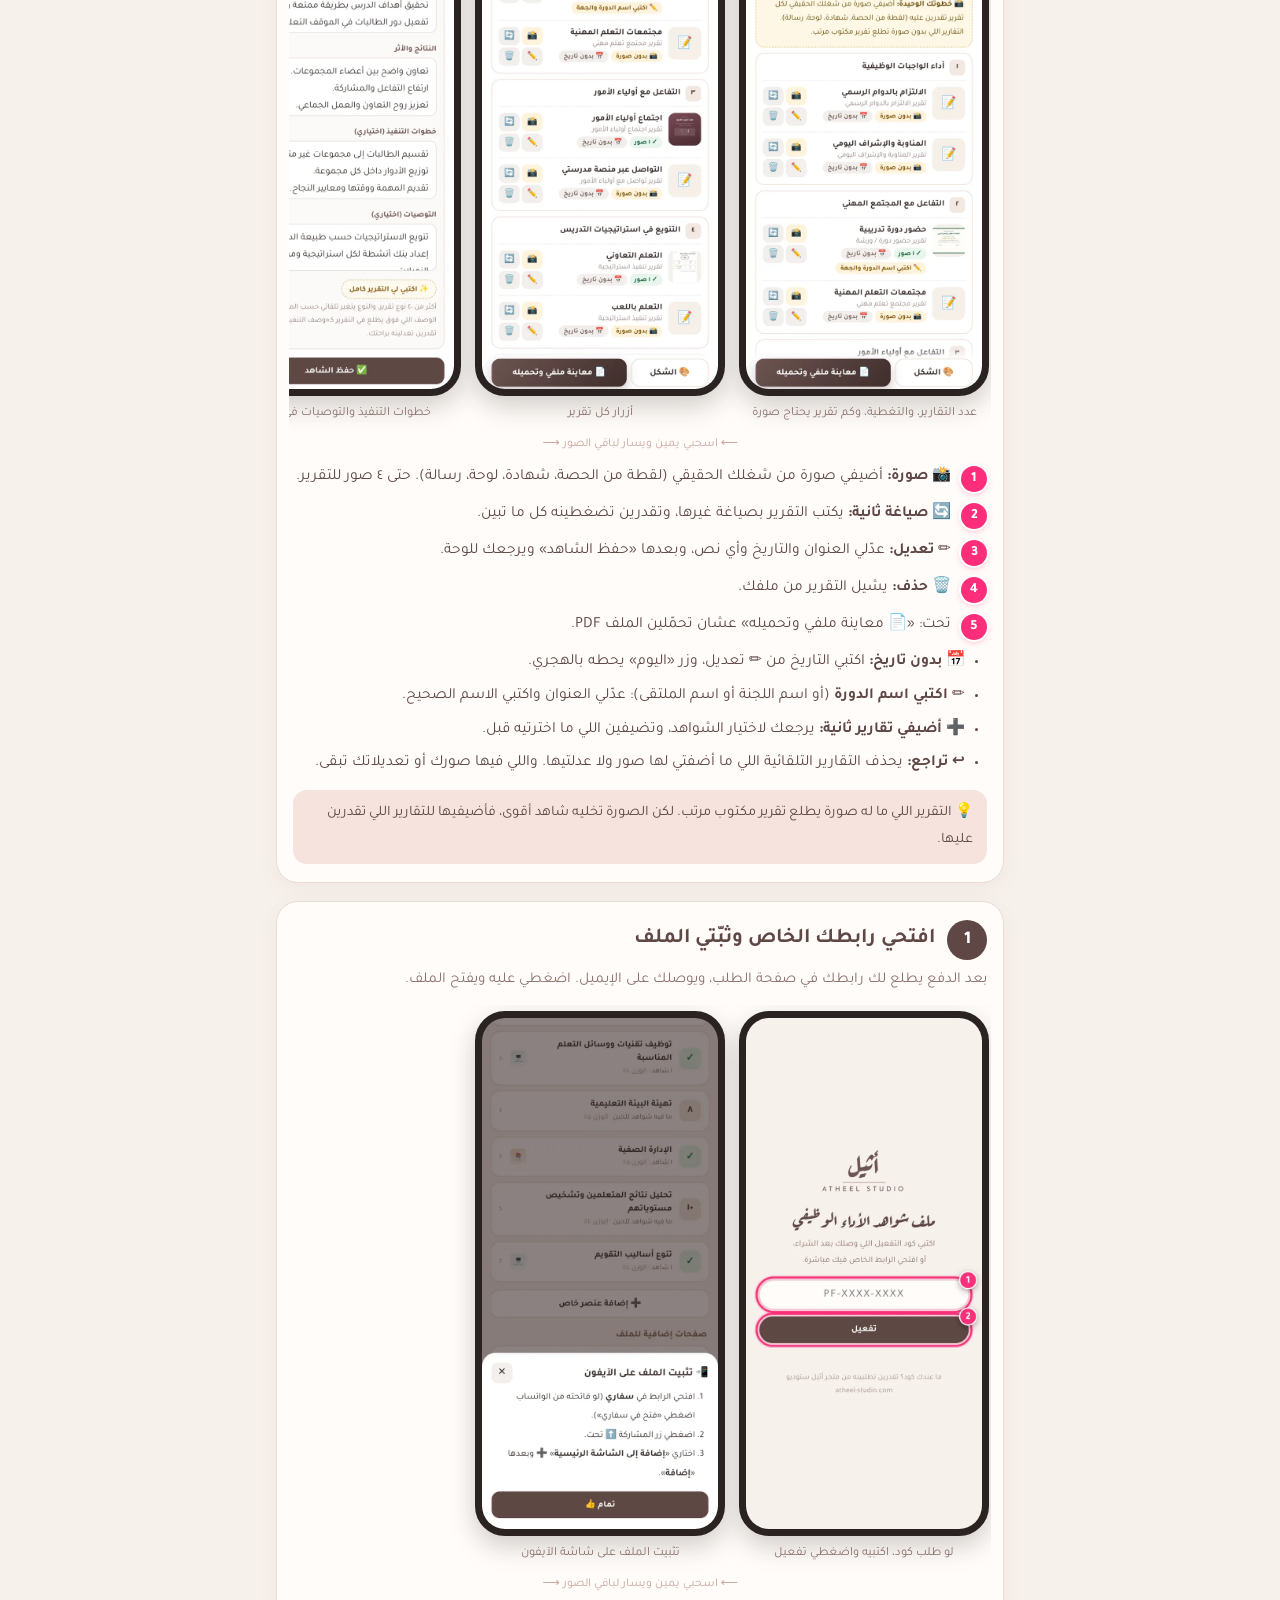
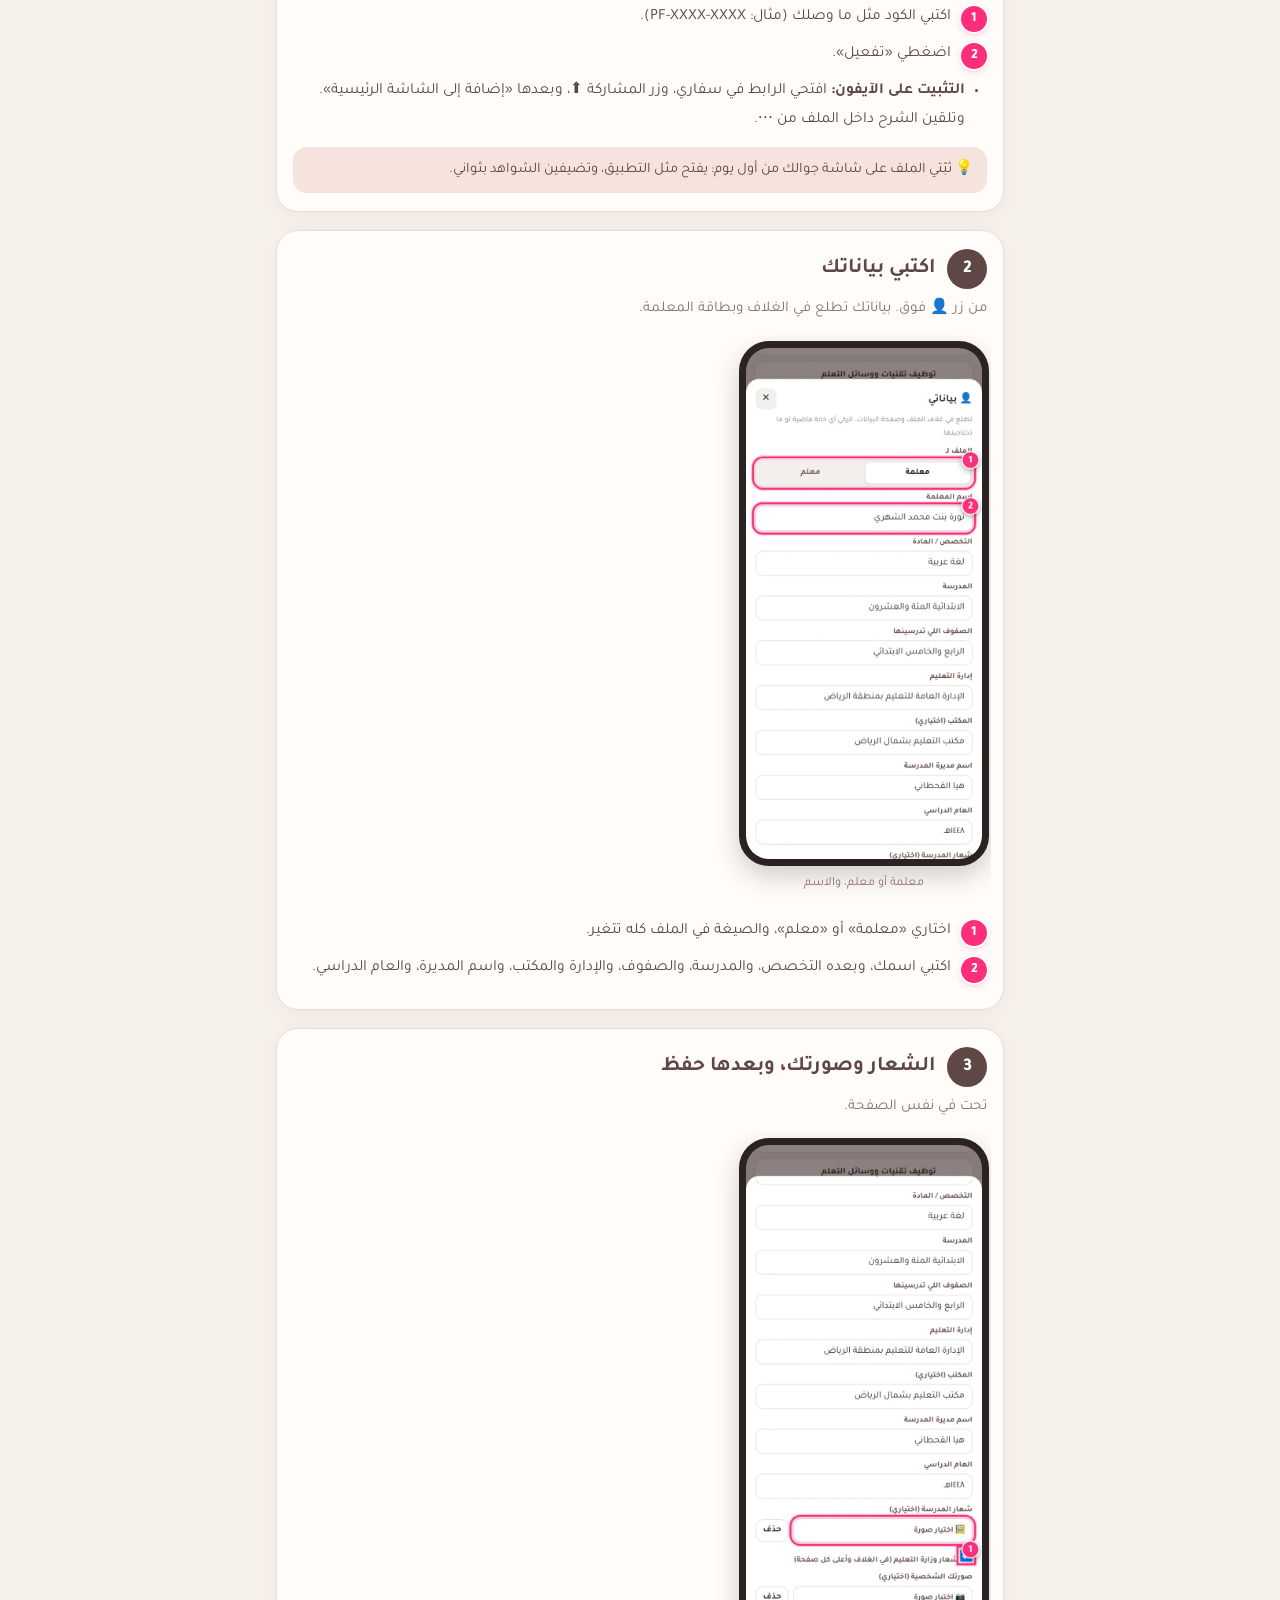
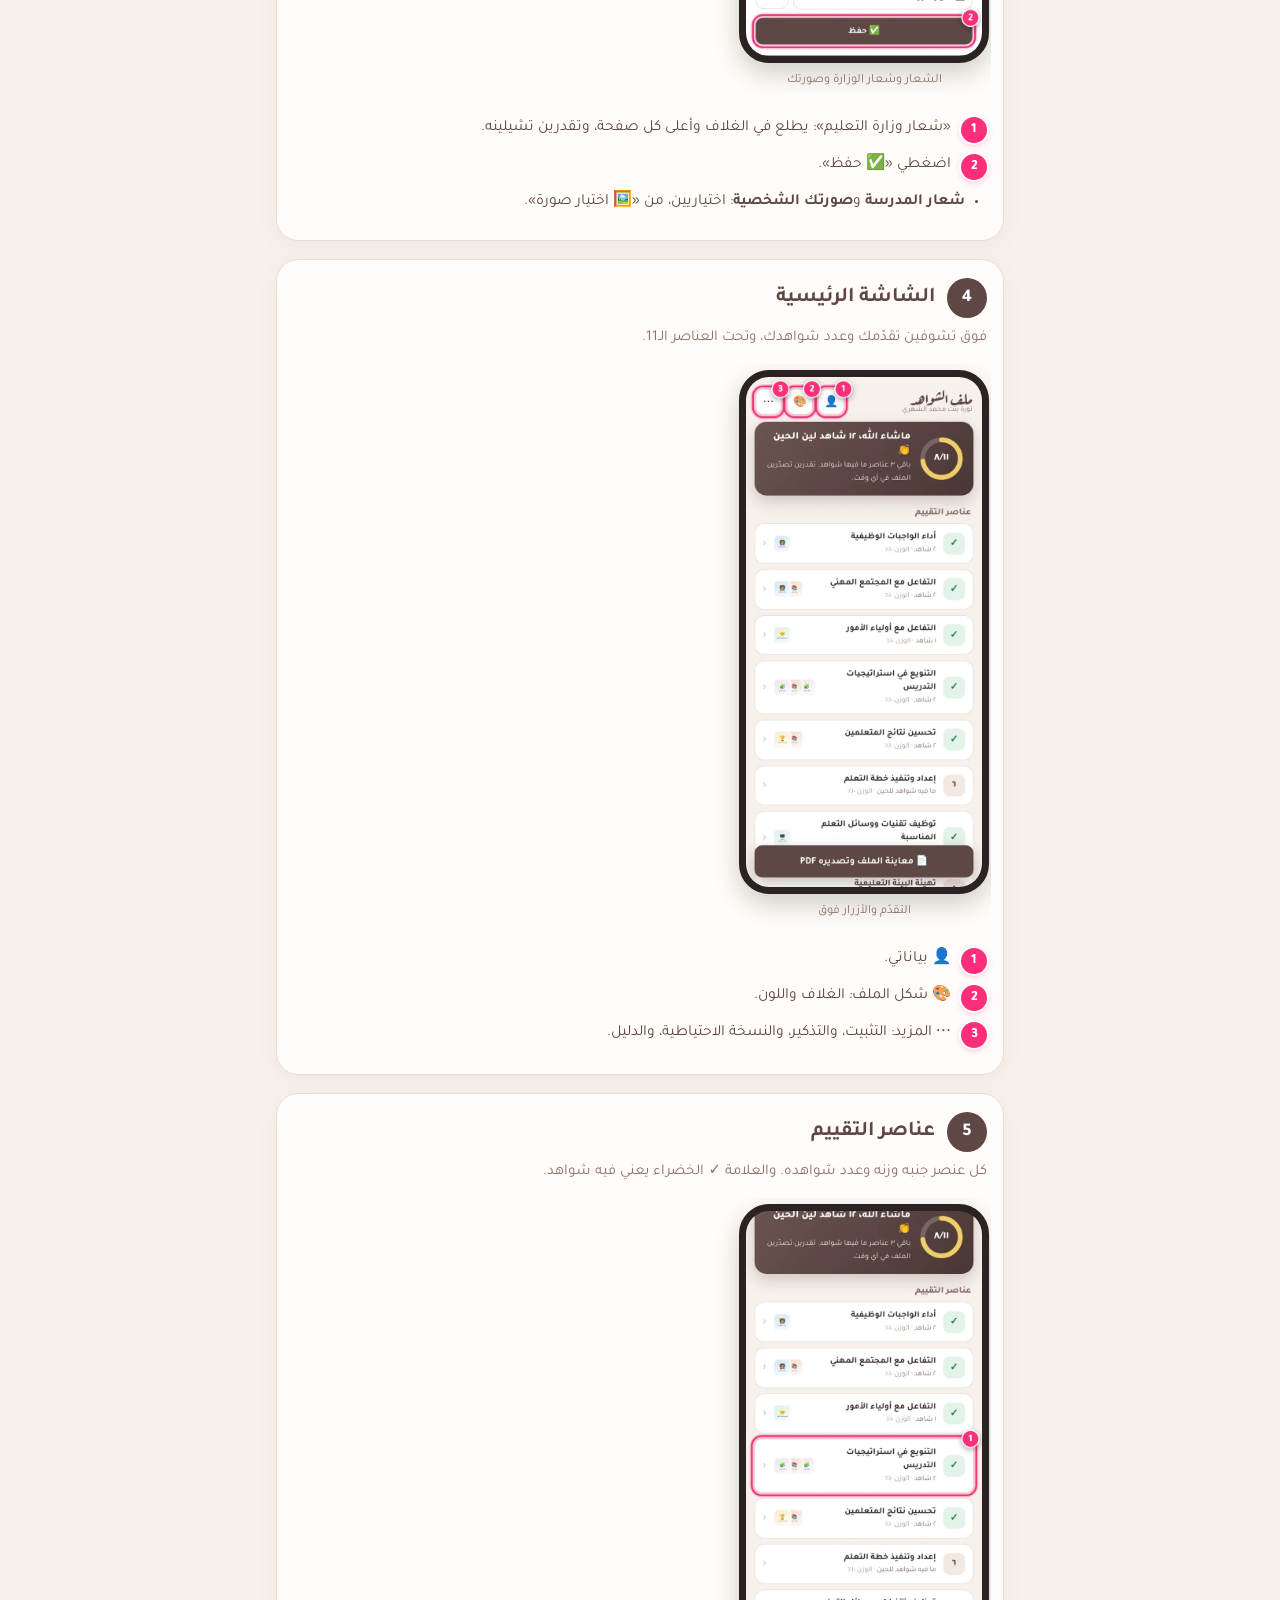
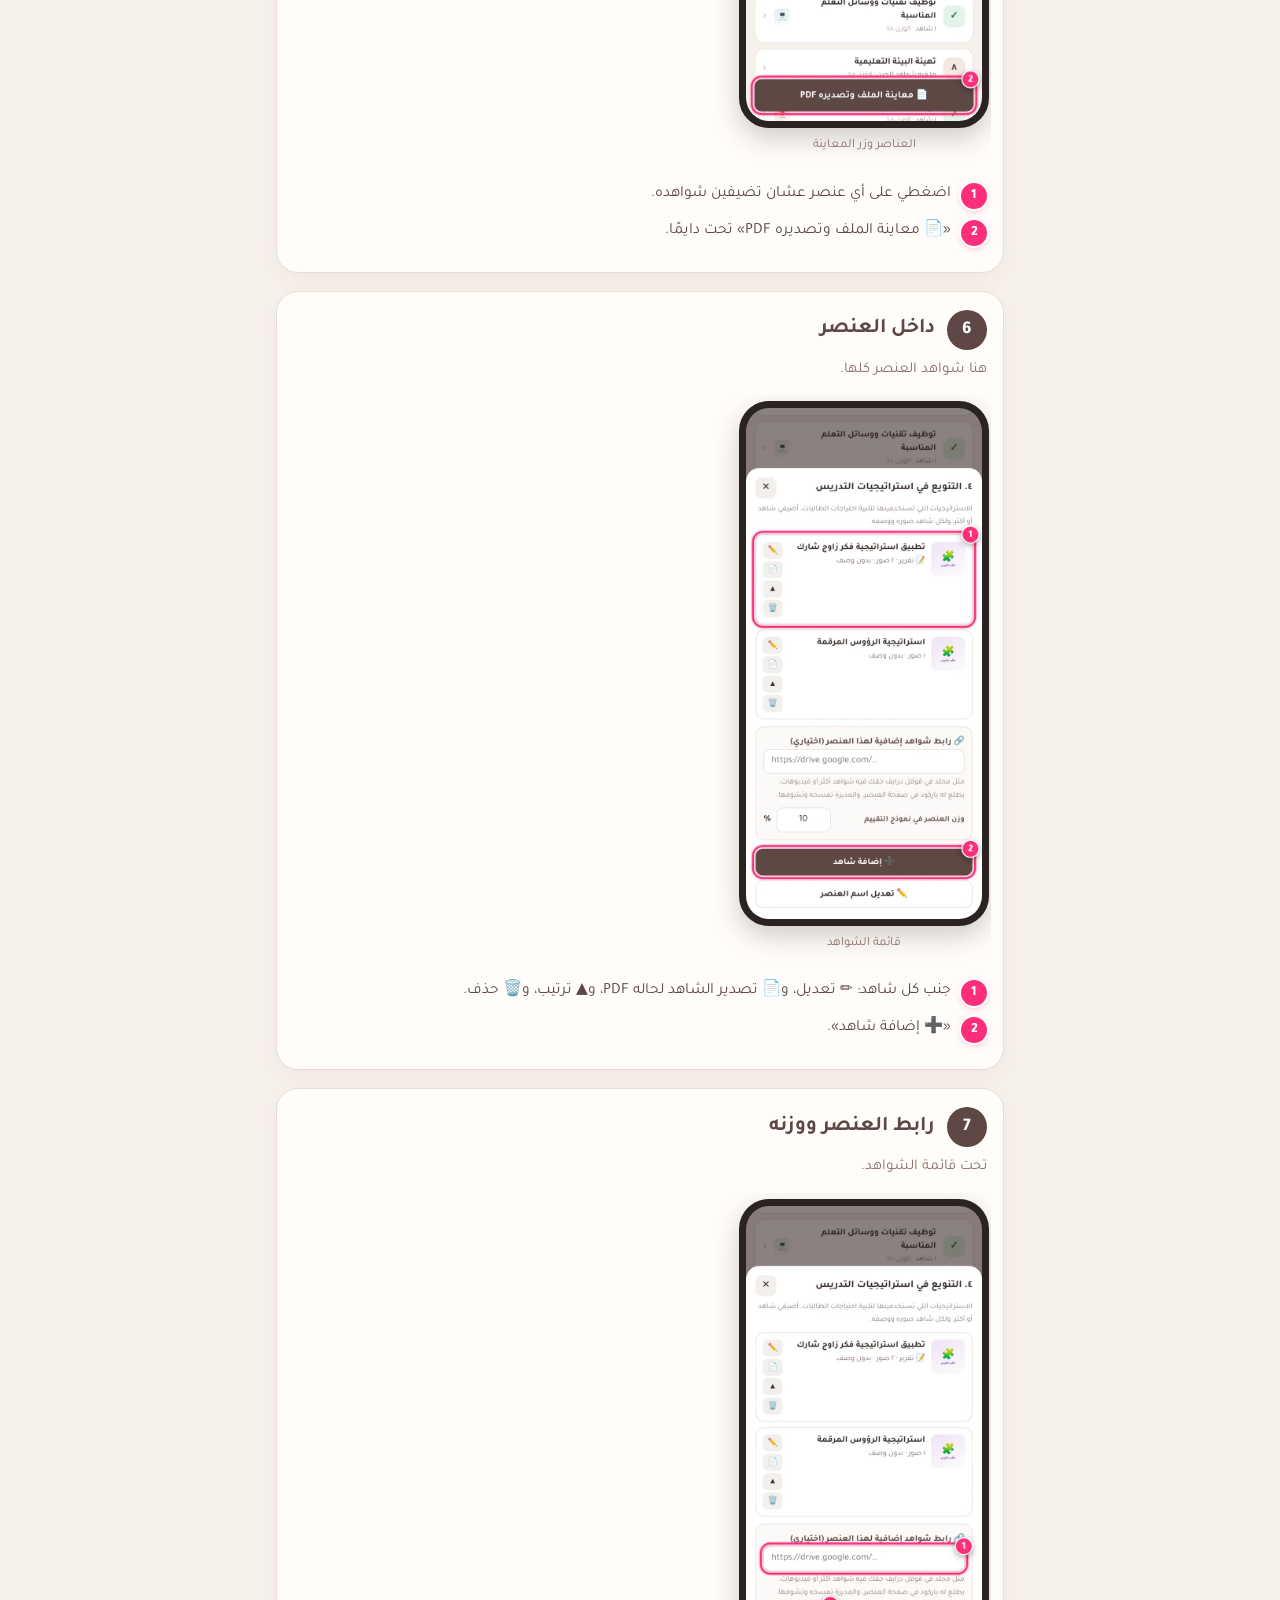
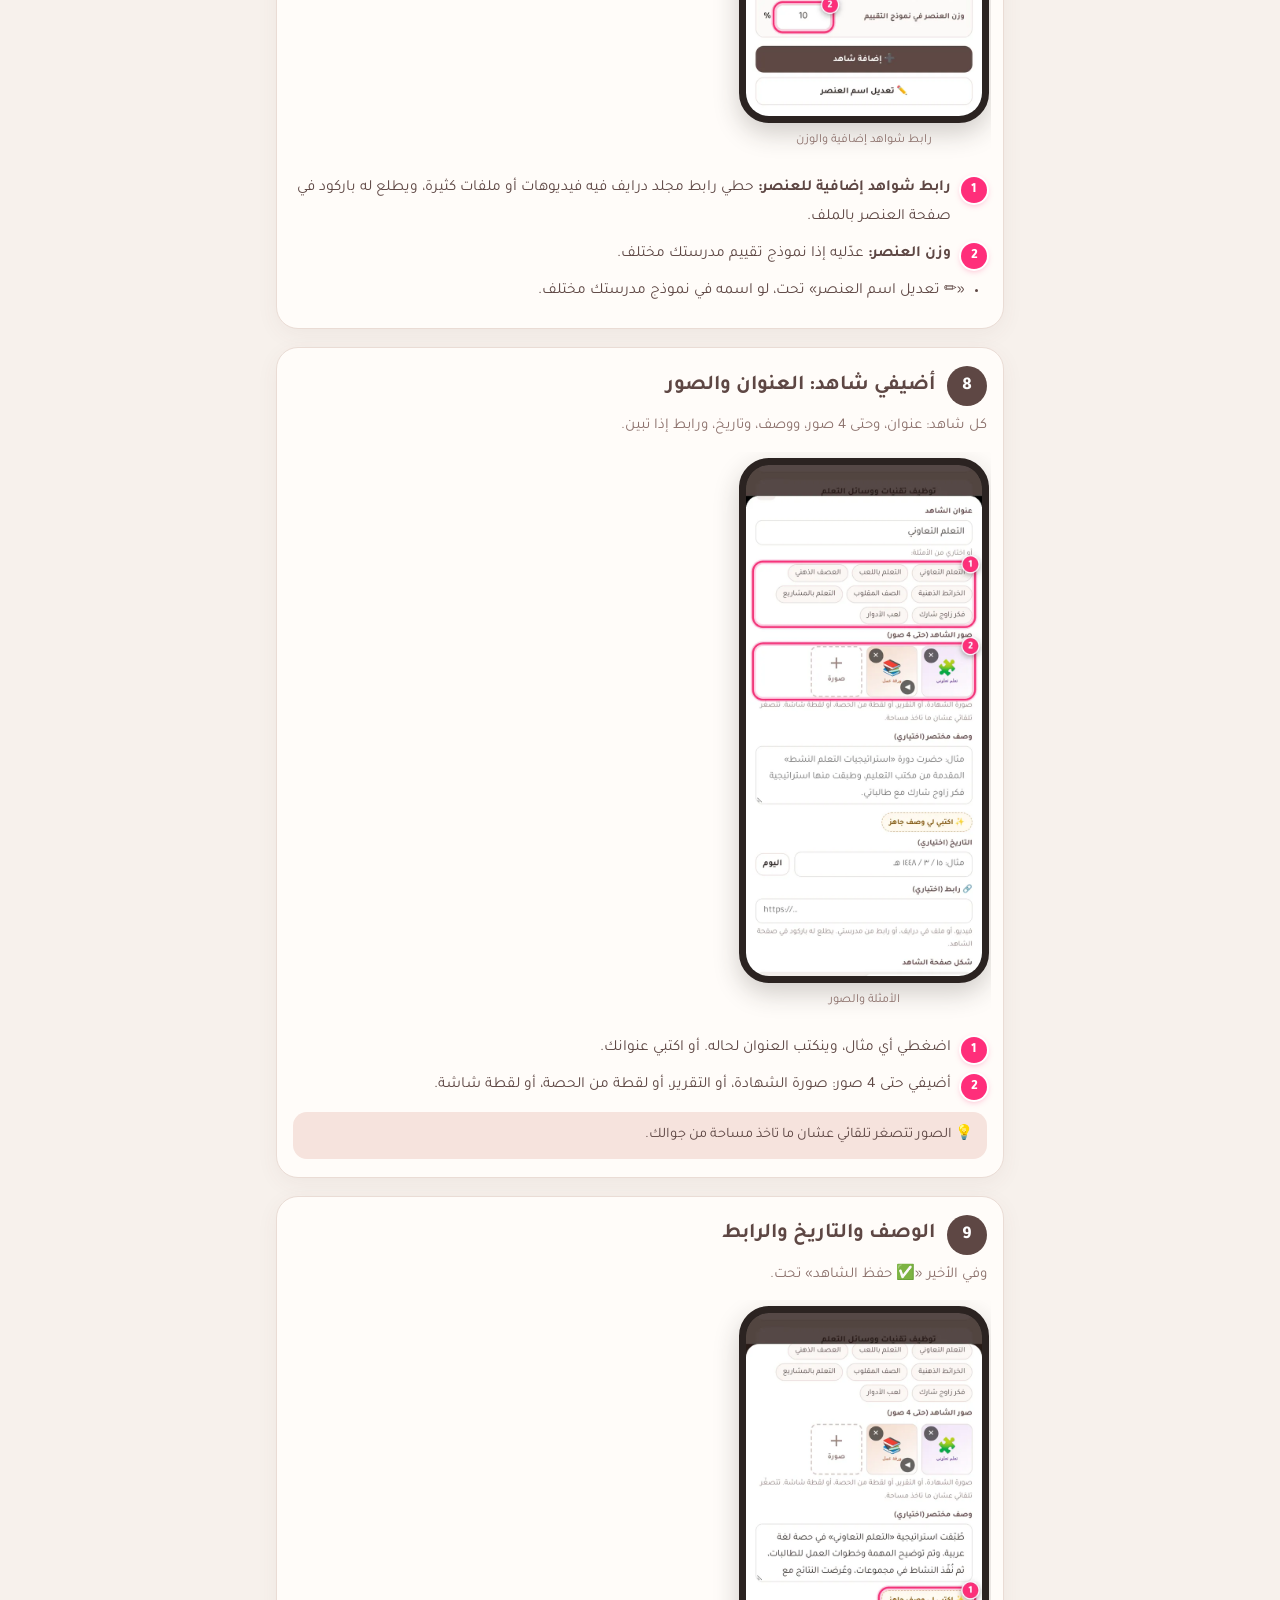
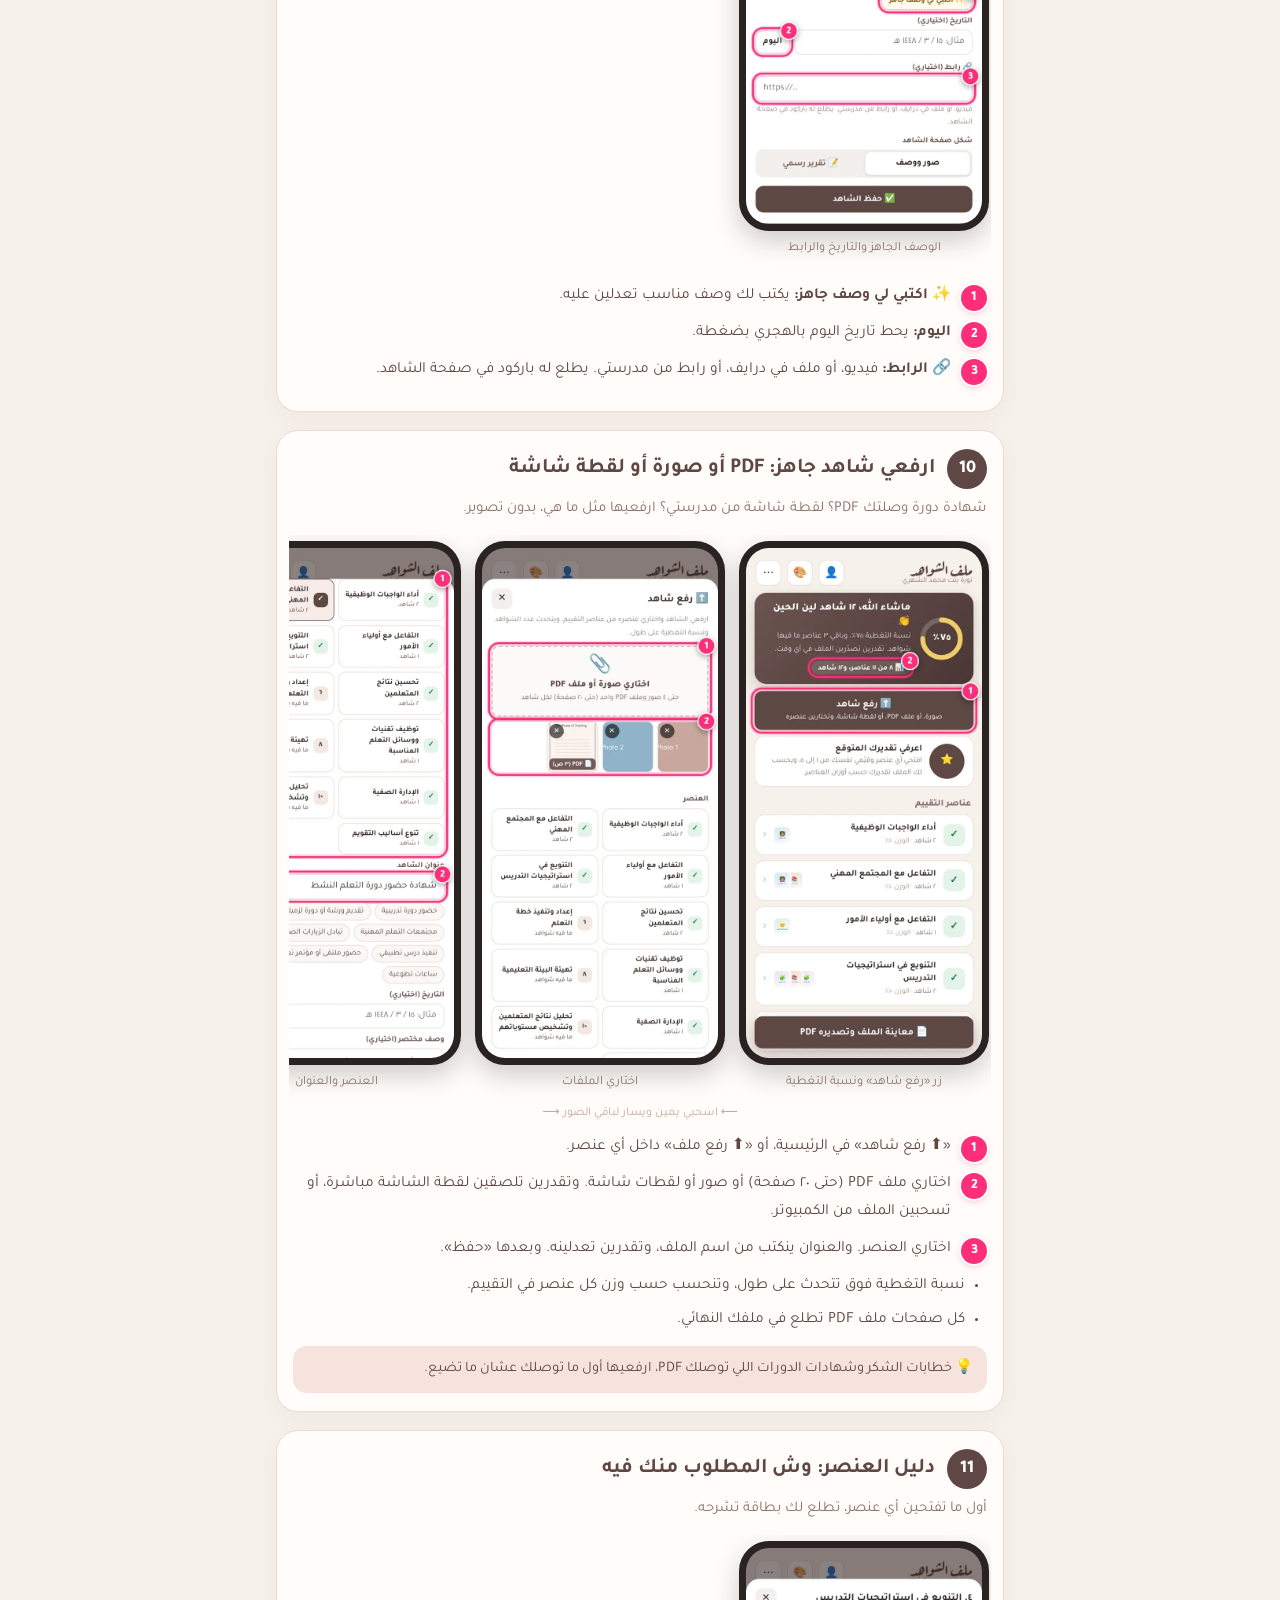
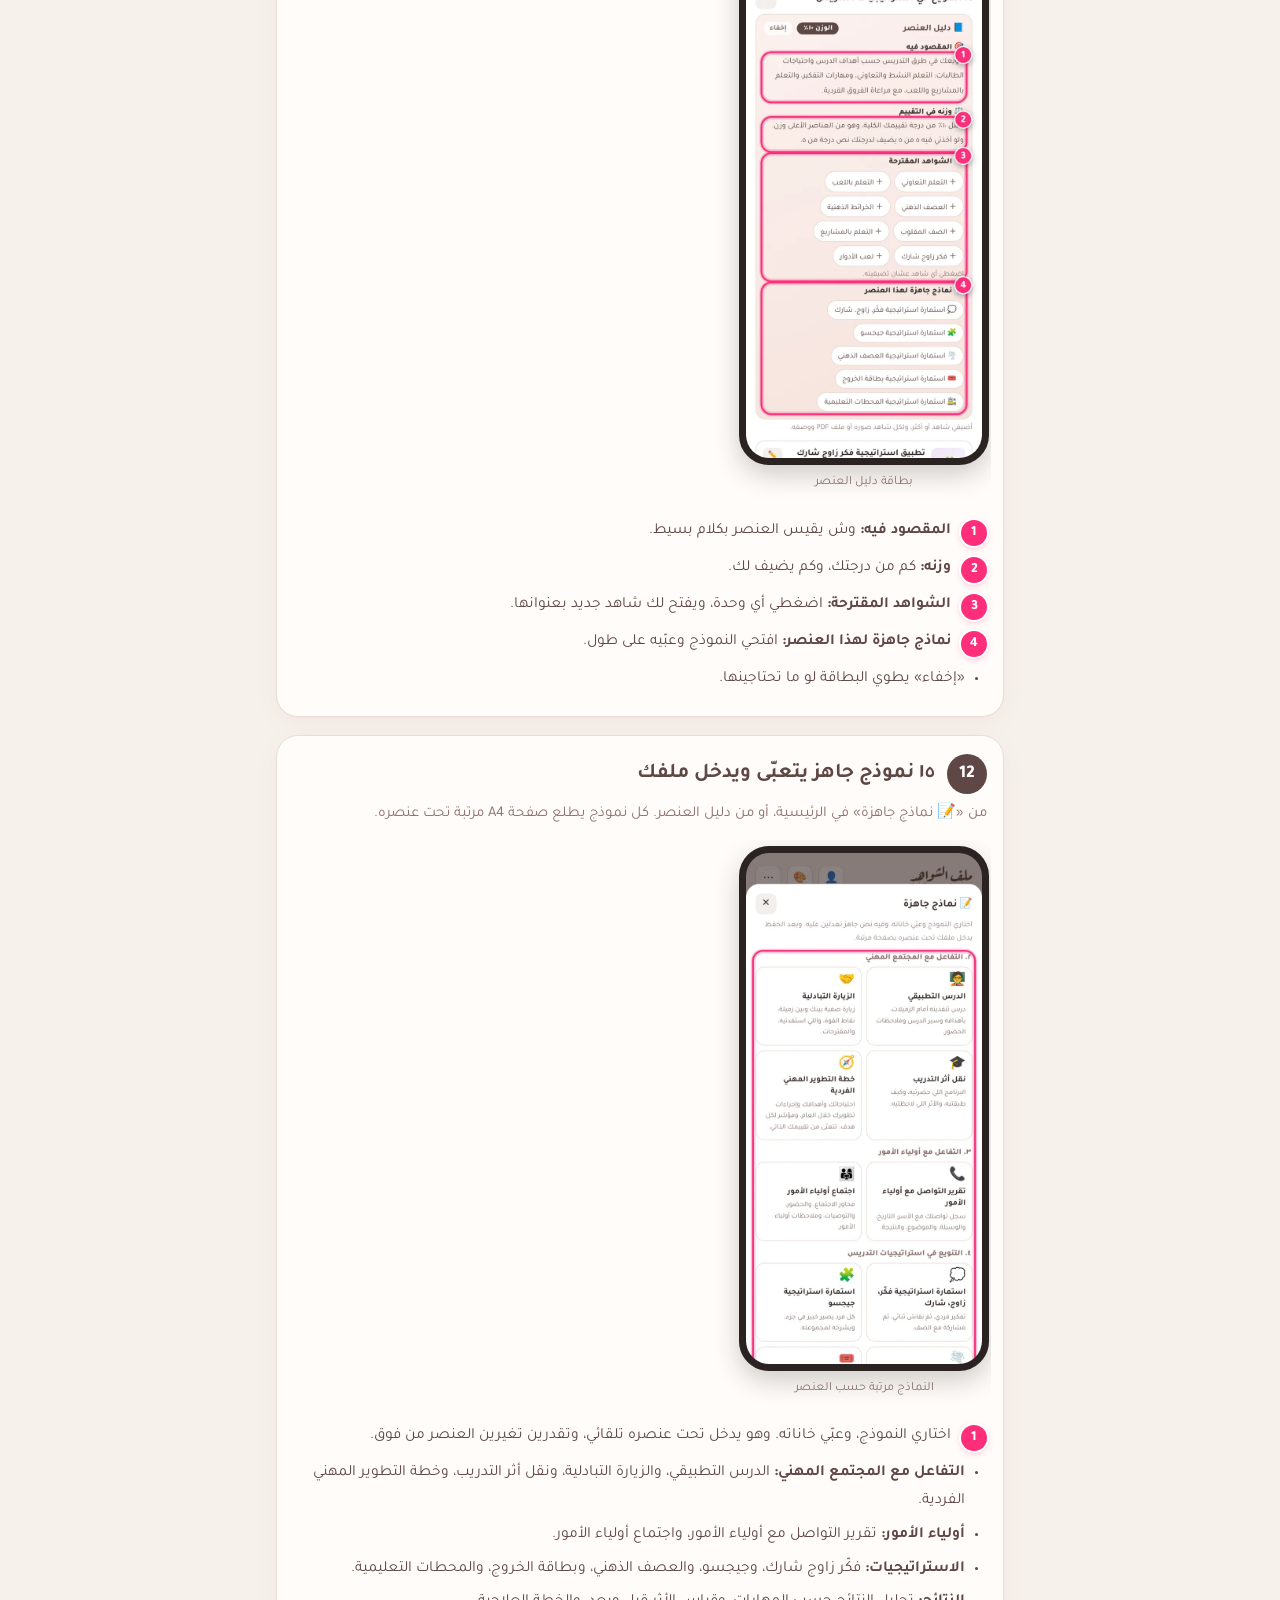
<file: help/shawahid.html>
<!DOCTYPE html>
<html lang="ar" dir="rtl"><head><meta charset="utf-8">
<meta name="viewport" content="width=device-width,initial-scale=1,viewport-fit=cover">
<title>دليل ملف شواهد الأداء الوظيفي | أثيل ستوديو</title><meta name="description" content="شرح مصوّر خطوة بخطوة لتطبيق ملف شواهد الأداء الوظيفي: البيانات، والعناصر الـ11، وإضافة الشواهد ورفع ملفات PDF، والنماذج الجاهزة، والتقارير الرسمية، وتصدير PDF، والنسخ الاحتياطي على Google Drive.">
<meta property="og:title" content="دليل ملف شواهد الأداء الوظيفي | أثيل ستوديو"><meta property="og:description" content="شرح مصوّر خطوة بخطوة لتطبيق ملف شواهد الأداء الوظيفي: البيانات، والعناصر الـ11، وإضافة الشواهد ورفع ملفات PDF، والنماذج الجاهزة، والتقارير الرسمية، وتصدير PDF، والنسخ الاحتياطي على Google Drive.">
<meta property="og:image" content="https://cert.atheel-studio.com/shawahid/img/cover-gold.jpg">
<meta name="theme-color" content="#F6E3DD"><link rel="icon" href="/icon-192.png">
<link rel="stylesheet" href="/help/fonts.css"><link rel="stylesheet" href="/help/style.css">
</head><body><header class="top"><div class="wrap"><div class="brand">أثيل<small>ATHEEL STUDIO</small></div><h1>دليل ملف شواهد الأداء الوظيفي 📁</h1><p>كل خطوة بالصور، من أول شاهد لين ملف PDF جاهز تسلمينه للمديرة.</p></div></header><nav class="toc"><div class="wrap"><a href="#need">الفكرة</a><a href="#s30">🆕 تقرير نشاط سريع</a><a href="#s31">🆕 حفظ كصورة</a><a href="#s32">🆕 الموجّهة ورائدة النشاط</a><a href="#s28">✨ ملفك بضغطة</a><a href="#s1">فتح الرابط</a><a href="#s2">بياناتي</a><a href="#s4">الرئيسية</a><a href="#s6">داخل العنصر</a><a href="#s8">إضافة شاهد</a><a href="#s23">🆕 رفع ملف</a><a href="#s24">🆕 دليل العنصر</a><a href="#s25">🆕 النماذج الجاهزة</a><a href="#s27">🆕 الفهرس</a><a href="#s10">تقرير رسمي</a><a href="#s11">صفحات إضافية</a><a href="#s13">الشكل</a><a href="#s14">PDF</a><a href="#s16">التقييم الذاتي</a><a href="#s18">المراجعة النصفية والنهائية</a><a href="#s20">مجلدات درايف</a><a href="#s22">رابط الملف</a><a href="#pages">شكل الملف</a><a href="#s15">النسخة الاحتياطية</a><a href="#faq">أسئلة وحلول</a></div></nav><main class="wrap"><div class="intro" id="need"><b>الفكرة ببساطة ✨</b> صوّري الشاهد وأضيفيه لحظة ما يصير، طول السنة. وفي النهاية يطلع لك ملف PDF مرتب: غلاف، وفهرس، وصفحة لكل عنصر، وصفحة لكل شاهد.
<div class="need"><div>📷 صور شواهدك من جوالك</div><div>🏫 شعار المدرسة (اختياري)</div><div>🙂 صورتك الشخصية (اختياري)</div></div>
<p style="margin:10px 0 0;font-size:14.5px;color:#8C716C">شواهدك وصورك محفوظة في جوالك بس، وما توصلنا أبدًا 🤍</p></div>
<div class="tip" style="margin-top:14px">🆕 <b>جديد في الإصدار ١٫٥:</b> <a href="#s30">تقرير نشاط سريع ⚡</a>، و<a href="#s31">حفظ صفحة الشاهد صورة للواتساب</a>، و<a href="#s32">ملف خاص بالموجّهة الطلابية ورائدة النشاط</a>.<br><b>وقبلها:</b> <a href="#s28">ملفك كامل بضغطة ✨</a>، و<a href="#s23">رفع PDF ولقطات الشاشة</a>، و<a href="#s24">دليل لكل عنصر</a>، و<a href="#s25">١٥ نموذج جاهز</a>، و<a href="#s27">فهرس يتعبّى لحاله</a>.</div><section class="step" id="s30"><div class="hd"><div class="num">⚡</div><h2>جديد: تقرير نشاط سريع</h2></div><p class="lead">إذاعة؟ يوم وطني؟ مبادرة؟ اختاري النشاط، ويطلع لك تقريره كامل في ثواني.</p><div class="shots"><figure><div class="phone"><a href="/help/img/e38_quick_home.webp" target="_blank"><img src="/help/img/e38_quick_home.webp" alt="البطاقة في الرئيسية" loading="lazy"></a></div><figcaption>البطاقة في الرئيسية</figcaption></figure><figure><div class="phone"><a href="/help/img/e39_quick_lib.webp" target="_blank"><img src="/help/img/e39_quick_lib.webp" alt="اختاري النشاط" loading="lazy"></a></div><figcaption>اختاري النشاط</figcaption></figure><figure><div class="phone"><a href="/help/img/e40_quick_edit.webp" target="_blank"><img src="/help/img/e40_quick_edit.webp" alt="التقرير يتعبّى لحاله" loading="lazy"></a></div><figcaption>التقرير يتعبّى لحاله</figcaption></figure></div><div class="swipe">⟵ اسحبي يمين ويسار لباقي الصور ⟶</div><ol class="pts"><li><span class="b">1</span><span>من الرئيسية اضغطي «⚡ تقرير نشاط سريع».</span></li><li><span class="b">2</span><span>اختاري النشاط من ٦٥ قالب في ٨ أقسام، أو ابحثي عنه. نشاطك مو موجود؟ اختاري «نشاط ثاني» واكتبي عنوانه.</span></li><li><span class="b">3</span><span>ينكتب التقرير كامل: الوصف، والأهداف، والنتائج، وخطوات التنفيذ، والتوصيات. والعنصر المناسب ينختار لحاله، وتقدرين تغيّرينه من «العنصر» فوق.</span></li><li><span class="b">4</span><span>عدّلي اللي تبين، وأضيفي صورك الحقيقية، واضغطي «✅ حفظ وعرض التقرير»، وتطلع لك صفحة التقرير على طول.</span></li></ol><ul class="dots"><li>لو غيّرتي العنوان أو العنصر قبل ما تعدّلين النص، يتعبّى من جديد. ولو عدّلتي، تعديلك ما ينمسح.</li><li>النص يتكتب بصيغة المعلمة أو المعلم، والطالبات أو الطلاب، حسب بياناتك.</li></ul></section><section class="step" id="s31"><div class="hd"><div class="num">🖼️</div><h2>جديد: أرسلي التقرير للمديرة صورة</h2></div><p class="lead">المديرة تبي التقرير الحين؟ ما يحتاج ملف PDF ثقيل.</p><div class="shots"><figure><div class="phone"><a href="/help/img/e41_quick_img.webp" target="_blank"><img src="/help/img/e41_quick_img.webp" alt="زر «حفظ الصفحة كصورة»" loading="lazy"></a></div><figcaption>زر «حفظ الصفحة كصورة»</figcaption></figure></div><ol class="pts"><li><span class="b">1</span><span>افتحي صفحة الشاهد: بعد «✅ حفظ وعرض التقرير»، أو من داخل العنصر بزر 📄 جنب الشاهد.</span></li><li><span class="b">2</span><span>اضغطي «🖼️ حفظ الصفحة كصورة (للواتساب)»، وانتظري ثواني لين تجهز الصورة.</span></li><li><span class="b">3</span><span>اختاري واتساب من قائمة المشاركة، وبعدها المديرة أو قروب المدرسة، وأرسلي.</span></li></ol><div class="tip">💡 في الآيفون: لو تغيّر الزر لـ«📤 إرسال الصورة» وما طلعت قائمة المشاركة، اضغطيه مرة ثانية. ولو ما طلعت القائمة أبد، الصورة تنحفظ في جوالك وترسلينها من الصور أو الملفات.</div></section><section class="step" id="s32"><div class="hd"><div class="num">🧭</div><h2>جديد: للموجّهة الطلابية ورائدة النشاط</h2></div><p class="lead">لو رابطك من منتج «ملف الموجّهة ورائدة النشاط»، أول ما تفتحينه يسألك عن وظيفتك.</p><div class="shots"><figure><div class="phone"><a href="/help/img/e42_role_pick.webp" target="_blank"><img src="/help/img/e42_role_pick.webp" alt="وش وظيفتك؟" loading="lazy"></a></div><figcaption>وش وظيفتك؟</figcaption></figure></div><ol class="pts"><li><span class="b">1</span><span>اختاري «موجّهة طلابية» (١٣ عنصر) أو «رائدة نشاط» (١٥ عنصر)، وتطلع لك عناصرك بأوزانها.</span></li><li><span class="b">2</span><span>تقارير وظيفتك تطلع أول في «⚡ تقرير نشاط سريع»: التوجيه الطلابي أو النشاط الطلابي.</span></li><li><span class="b">3</span><span>تبين تغيّرين الوظيفة؟ من 👤 بياناتي اختاري الوظيفة واحفظي. شواهدك تبقى مثل ما هي.</span></li></ol><ul class="dots"><li>الغلاف والتوقيعات والإقرار يتكتب فيها مسمى وظيفتك، وصفحة «أهداف المادة» تصير «أهدافي».</li><li>تقارير دراسة الحالة والتدخلات ما فيها أسماء، ومكتوب فيها المحافظة على السرية.</li><li>رابط المعلمة يبقى ملف معلمة، وكل رابط له شواهده المستقلة.</li></ul></section><section class="step" id="s28"><div class="hd"><div class="num">✨</div><h2>جديد: جهّزي ملفك كامل بضغطة</h2></div><p class="lead">من البطاقة الذهبية «✨ جهّزي ملفك كامل بضغطة» في الرئيسية. ٣ خطوات، وبعدها يطلع لك تقرير رسمي لكل عنصر في ثواني.</p><div class="shots"><figure><div class="phone"><a href="/help/img/e30_smart_home.webp" target="_blank"><img src="/help/img/e30_smart_home.webp" alt="البطاقة الذهبية في الرئيسية" loading="lazy"></a></div><figcaption>البطاقة الذهبية في الرئيسية</figcaption></figure><figure><div class="phone"><a href="/help/img/e31_smart_data.webp" target="_blank"><img src="/help/img/e31_smart_data.webp" alt="١. بياناتك ومادتك" loading="lazy"></a></div><figcaption>١. بياناتك ومادتك</figcaption></figure><figure><div class="phone"><a href="/help/img/e32_smart_pick.webp" target="_blank"><img src="/help/img/e32_smart_pick.webp" alt="٢. وش سوّيتي هالفصل؟" loading="lazy"></a></div><figcaption>٢. وش سوّيتي هالفصل؟</figcaption></figure><figure><div class="phone"><a href="/help/img/e33_smart_look.webp" target="_blank"><img src="/help/img/e33_smart_look.webp" alt="٣. الغلاف واللون" loading="lazy"></a></div><figcaption>٣. الغلاف واللون</figcaption></figure><figure><div class="phone"><a href="/help/img/e34_smart_gen.webp" target="_blank"><img src="/help/img/e34_smart_gen.webp" alt="يجهز ملفك في ثواني" loading="lazy"></a></div><figcaption>يجهز ملفك في ثواني</figcaption></figure></div><div class="swipe">⟵ اسحبي يمين ويسار لباقي الصور ⟶</div><ol class="pts"><li><span class="b">1</span><span><b>بياناتك:</b> معلمة أو معلم، واسمك، ومادتك (اضغطي على مادتك من الأزرار)، والصفوف، والمدرسة، والمديرة. المادة والصفوف تخلي التقارير مكتوبة عن شغلك أنتِ.</span></li><li><span class="b">2</span><span><b>وش سوّيتي هالفصل؟</b> تحت كل عنصر شواهده، والأنسب منها مختار لك. اضغطي على أي شاهد عشان تختارينه أو تشيلينه، واختاري «تقرير لكل عنصر» أو «تقريرين لكل عنصر».</span></li><li><span class="b">3</span><span><b>شكل ملفك:</b> اختاري الغلاف واللون، وتشوفين غلافك الحقيقي قدامك.</span></li><li><span class="b">4</span><span>اضغطي «✨ جهّزي ملفي»، وتنكتب التقارير وتنحط تحت عناصرها.</span></li></ol><ul class="dots"><li>كل تقرير فيه: وصف التنفيذ، والأهداف، والنتائج والأثر، وخطوات التنفيذ، والتوصيات.</li><li>العناصر اللي فيها شواهد من قبل ما تنلمس، وشواهدك القديمة تبقى مثل ما هي.</li></ul><div class="tip">💡 اختاري بس اللي سوّيتيه فعلاً، عشان يطابق ملفك شغلك ولا ينحرجك قدام المشرفة.</div></section><section class="step" id="s29"><div class="hd"><div class="num">✨</div><h2>لوحة ملفك الذكي: صورك والتعديل</h2></div><p class="lead">بعد التجهيز تفتح لك اللوحة. وترجعين لها في أي وقت من البطاقة الخضراء في الرئيسية.</p><div class="shots"><figure><div class="phone"><a href="/help/img/e35_smart_board.webp" target="_blank"><img src="/help/img/e35_smart_board.webp" alt="عدد التقارير، والتغطية، وكم تقرير يحتاج صورة" loading="lazy"></a></div><figcaption>عدد التقارير، والتغطية، وكم تقرير يحتاج صورة</figcaption></figure><figure><div class="phone"><a href="/help/img/e36_smart_board2.webp" target="_blank"><img src="/help/img/e36_smart_board2.webp" alt="أزرار كل تقرير" loading="lazy"></a></div><figcaption>أزرار كل تقرير</figcaption></figure><figure><div class="phone"><a href="/help/img/e37_smart_edit.webp" target="_blank"><img src="/help/img/e37_smart_edit.webp" alt="خطوات التنفيذ والتوصيات في التعديل" loading="lazy"></a></div><figcaption>خطوات التنفيذ والتوصيات في التعديل</figcaption></figure></div><div class="swipe">⟵ اسحبي يمين ويسار لباقي الصور ⟶</div><ol class="pts"><li><span class="b">1</span><span><b>📸 صورة:</b> أضيفي صورة من شغلك الحقيقي (لقطة من الحصة، شهادة، لوحة، رسالة). حتى ٤ صور للتقرير.</span></li><li><span class="b">2</span><span><b>🔄 صياغة ثانية:</b> يكتب التقرير بصياغة غيرها، وتقدرين تضغطينه كل ما تبين.</span></li><li><span class="b">3</span><span><b>✏️ تعديل:</b> عدّلي العنوان والتاريخ وأي نص، وبعدها «حفظ الشاهد» ويرجعك للوحة.</span></li><li><span class="b">4</span><span><b>🗑️ حذف:</b> يشيل التقرير من ملفك.</span></li><li><span class="b">5</span><span>تحت: «📄 معاينة ملفي وتحميله» عشان تحمّلين الملف PDF.</span></li></ol><ul class="dots"><li><b>📅 بدون تاريخ:</b> اكتبي التاريخ من ✏️ تعديل، وزر «اليوم» يحطه بالهجري.</li><li><b>✏️ اكتبي اسم الدورة</b> (أو اسم اللجنة أو اسم الملتقى): عدّلي العنوان واكتبي الاسم الصحيح.</li><li><b>➕ أضيفي تقارير ثانية:</b> يرجعك لاختيار الشواهد، وتضيفين اللي ما اخترتيه قبل.</li><li><b>↩️ تراجع:</b> يحذف التقارير التلقائية اللي ما أضفتي لها صور ولا عدلتيها. واللي فيها صورك أو تعديلاتك تبقى.</li></ul><div class="tip">💡 التقرير اللي ما له صورة يطلع تقرير مكتوب مرتب. لكن الصورة تخليه شاهد أقوى، فأضيفيها للتقارير اللي تقدرين عليها.</div></section><section class="step" id="s1"><div class="hd"><div class="num">1</div><h2>افتحي رابطك الخاص وثبّتي الملف</h2></div><p class="lead">بعد الدفع يطلع لك رابطك في صفحة الطلب، ويوصلك على الإيميل. اضغطي عليه ويفتح الملف.</p><div class="shots"><figure><div class="phone"><a href="/help/img/e01_gate.webp" target="_blank"><img src="/help/img/e01_gate.webp" alt="لو طلب كود، اكتبيه واضغطي تفعيل" loading="lazy"></a></div><figcaption>لو طلب كود، اكتبيه واضغطي تفعيل</figcaption></figure><figure><div class="phone"><a href="/help/img/e14_install.webp" target="_blank"><img src="/help/img/e14_install.webp" alt="تثبيت الملف على شاشة الآيفون" loading="lazy"></a></div><figcaption>تثبيت الملف على شاشة الآيفون</figcaption></figure></div><div class="swipe">⟵ اسحبي يمين ويسار لباقي الصور ⟶</div><ol class="pts"><li><span class="b">1</span><span>اكتبي الكود مثل ما وصلك (مثال: PF-XXXX-XXXX).</span></li><li><span class="b">2</span><span>اضغطي «تفعيل».</span></li></ol><ul class="dots"><li><b>التثبيت على الآيفون:</b> افتحي الرابط في سفاري، وزر المشاركة ⬆️، وبعدها «إضافة إلى الشاشة الرئيسية». وتلقين الشرح داخل الملف من ⋯.</li></ul><div class="tip">💡 ثبّتي الملف على شاشة جوالك من أول يوم: يفتح مثل التطبيق، وتضيفين الشواهد بثواني.</div></section><section class="step" id="s2"><div class="hd"><div class="num">2</div><h2>اكتبي بياناتك</h2></div><p class="lead">من زر 👤 فوق. بياناتك تطلع في الغلاف وبطاقة المعلمة.</p><div class="shots"><figure><div class="phone"><a href="/help/img/e04_info.webp" target="_blank"><img src="/help/img/e04_info.webp" alt="معلمة أو معلم، والاسم" loading="lazy"></a></div><figcaption>معلمة أو معلم، والاسم</figcaption></figure></div><ol class="pts"><li><span class="b">1</span><span>اختاري «معلمة» أو «معلم»، والصيغة في الملف كله تتغير.</span></li><li><span class="b">2</span><span>اكتبي اسمك، وبعده التخصص، والمدرسة، والصفوف، والإدارة والمكتب، واسم المديرة، والعام الدراسي.</span></li></ol></section><section class="step" id="s3"><div class="hd"><div class="num">3</div><h2>الشعار وصورتك، وبعدها حفظ</h2></div><p class="lead">تحت في نفس الصفحة.</p><div class="shots"><figure><div class="phone"><a href="/help/img/e05_info2.webp" target="_blank"><img src="/help/img/e05_info2.webp" alt="الشعار وشعار الوزارة وصورتك" loading="lazy"></a></div><figcaption>الشعار وشعار الوزارة وصورتك</figcaption></figure></div><ol class="pts"><li><span class="b">1</span><span>«شعار وزارة التعليم»: يطلع في الغلاف وأعلى كل صفحة، وتقدرين تشيلينه.</span></li><li><span class="b">2</span><span>اضغطي «✅ حفظ».</span></li></ol><ul class="dots"><li><b>شعار المدرسة</b> و<b>صورتك الشخصية</b>: اختياريين، من «🖼️ اختيار صورة».</li></ul></section><section class="step" id="s4"><div class="hd"><div class="num">4</div><h2>الشاشة الرئيسية</h2></div><p class="lead">فوق تشوفين تقدّمك وعدد شواهدك، وتحت العناصر الـ11.</p><div class="shots"><figure><div class="phone"><a href="/help/img/e02_home.webp" target="_blank"><img src="/help/img/e02_home.webp" alt="التقدّم والأزرار فوق" loading="lazy"></a></div><figcaption>التقدّم والأزرار فوق</figcaption></figure></div><ol class="pts"><li><span class="b">1</span><span>👤 بياناتي.</span></li><li><span class="b">2</span><span>🎨 شكل الملف: الغلاف واللون.</span></li><li><span class="b">3</span><span>⋯ المزيد: التثبيت، والتذكير، والنسخة الاحتياطية، والدليل.</span></li></ol></section><section class="step" id="s5"><div class="hd"><div class="num">5</div><h2>عناصر التقييم</h2></div><p class="lead">كل عنصر جنبه وزنه وعدد شواهده. والعلامة ✓ الخضراء يعني فيه شواهد.</p><div class="shots"><figure><div class="phone"><a href="/help/img/e03_list.webp" target="_blank"><img src="/help/img/e03_list.webp" alt="العناصر وزر المعاينة" loading="lazy"></a></div><figcaption>العناصر وزر المعاينة</figcaption></figure></div><ol class="pts"><li><span class="b">1</span><span>اضغطي على أي عنصر عشان تضيفين شواهده.</span></li><li><span class="b">2</span><span>«📄 معاينة الملف وتصديره PDF» تحت دايمًا.</span></li></ol></section><section class="step" id="s6"><div class="hd"><div class="num">6</div><h2>داخل العنصر</h2></div><p class="lead">هنا شواهد العنصر كلها.</p><div class="shots"><figure><div class="phone"><a href="/help/img/e06_element.webp" target="_blank"><img src="/help/img/e06_element.webp" alt="قائمة الشواهد" loading="lazy"></a></div><figcaption>قائمة الشواهد</figcaption></figure></div><ol class="pts"><li><span class="b">1</span><span>جنب كل شاهد: ✏️ تعديل، و📄 تصدير الشاهد لحاله PDF، و▲ ترتيب، و🗑️ حذف.</span></li><li><span class="b">2</span><span>«➕ إضافة شاهد».</span></li></ol></section><section class="step" id="s7"><div class="hd"><div class="num">7</div><h2>رابط العنصر ووزنه</h2></div><p class="lead">تحت قائمة الشواهد.</p><div class="shots"><figure><div class="phone"><a href="/help/img/e06b_elsettings.webp" target="_blank"><img src="/help/img/e06b_elsettings.webp" alt="رابط شواهد إضافية والوزن" loading="lazy"></a></div><figcaption>رابط شواهد إضافية والوزن</figcaption></figure></div><ol class="pts"><li><span class="b">1</span><span><b>رابط شواهد إضافية للعنصر:</b> حطي رابط مجلد درايف فيه فيديوهات أو ملفات كثيرة، ويطلع له باركود في صفحة العنصر بالملف.</span></li><li><span class="b">2</span><span><b>وزن العنصر:</b> عدّليه إذا نموذج تقييم مدرستك مختلف.</span></li></ol><ul class="dots"><li>«✏️ تعديل اسم العنصر» تحت، لو اسمه في نموذج مدرستك مختلف.</li></ul></section><section class="step" id="s8"><div class="hd"><div class="num">8</div><h2>أضيفي شاهد: العنوان والصور</h2></div><p class="lead">كل شاهد: عنوان، وحتى 4 صور، ووصف، وتاريخ، ورابط إذا تبين.</p><div class="shots"><figure><div class="phone"><a href="/help/img/e07_evidence.webp" target="_blank"><img src="/help/img/e07_evidence.webp" alt="الأمثلة والصور" loading="lazy"></a></div><figcaption>الأمثلة والصور</figcaption></figure></div><ol class="pts"><li><span class="b">1</span><span>اضغطي أي مثال، وينكتب العنوان لحاله. أو اكتبي عنوانك.</span></li><li><span class="b">2</span><span>أضيفي حتى 4 صور: صورة الشهادة، أو التقرير، أو لقطة من الحصة، أو لقطة شاشة.</span></li></ol><div class="tip">💡 الصور تتصغر تلقائي عشان ما تاخذ مساحة من جوالك.</div></section><section class="step" id="s9"><div class="hd"><div class="num">9</div><h2>الوصف والتاريخ والرابط</h2></div><p class="lead">وفي الأخير «✅ حفظ الشاهد» تحت.</p><div class="shots"><figure><div class="phone"><a href="/help/img/e08_evidence2.webp" target="_blank"><img src="/help/img/e08_evidence2.webp" alt="الوصف الجاهز والتاريخ والرابط" loading="lazy"></a></div><figcaption>الوصف الجاهز والتاريخ والرابط</figcaption></figure></div><ol class="pts"><li><span class="b">1</span><span><b>✨ اكتبي لي وصف جاهز:</b> يكتب لك وصف مناسب تعدلين عليه.</span></li><li><span class="b">2</span><span><b>اليوم:</b> يحط تاريخ اليوم بالهجري بضغطة.</span></li><li><span class="b">3</span><span><b>🔗 الرابط:</b> فيديو، أو ملف في درايف، أو رابط من مدرستي. يطلع له باركود في صفحة الشاهد.</span></li></ol></section><section class="step" id="s23"><div class="hd"><div class="num">10</div><h2>ارفعي شاهد جاهز: PDF أو صورة أو لقطة شاشة</h2></div><p class="lead">شهادة دورة وصلتك PDF؟ لقطة شاشة من مدرستي؟ ارفعيها مثل ما هي، بدون تصوير.</p><div class="shots"><figure><div class="phone"><a href="/help/img/e21_home.webp" target="_blank"><img src="/help/img/e21_home.webp" alt="زر «رفع شاهد» ونسبة التغطية" loading="lazy"></a></div><figcaption>زر «رفع شاهد» ونسبة التغطية</figcaption></figure><figure><div class="phone"><a href="/help/img/e22_upload.webp" target="_blank"><img src="/help/img/e22_upload.webp" alt="اختاري الملفات" loading="lazy"></a></div><figcaption>اختاري الملفات</figcaption></figure><figure><div class="phone"><a href="/help/img/e23_upload2.webp" target="_blank"><img src="/help/img/e23_upload2.webp" alt="العنصر والعنوان" loading="lazy"></a></div><figcaption>العنصر والعنوان</figcaption></figure></div><div class="swipe">⟵ اسحبي يمين ويسار لباقي الصور ⟶</div><ol class="pts"><li><span class="b">1</span><span>«⬆️ رفع شاهد» في الرئيسية، أو «⬆ رفع ملف» داخل أي عنصر.</span></li><li><span class="b">2</span><span>اختاري ملف PDF (حتى ٢٠ صفحة) أو صور أو لقطات شاشة. وتقدرين تلصقين لقطة الشاشة مباشرة، أو تسحبين الملف من الكمبيوتر.</span></li><li><span class="b">3</span><span>اختاري العنصر. والعنوان ينكتب من اسم الملف، وتقدرين تعدلينه. وبعدها «حفظ».</span></li></ol><ul class="dots"><li>نسبة التغطية فوق تتحدث على طول، وتنحسب حسب وزن كل عنصر في التقييم.</li><li>كل صفحات ملف PDF تطلع في ملفك النهائي.</li></ul><div class="tip">💡 خطابات الشكر وشهادات الدورات اللي توصلك PDF، ارفعيها أول ما توصلك عشان ما تضيع.</div></section><section class="step" id="s24"><div class="hd"><div class="num">11</div><h2>دليل العنصر: وش المطلوب منك فيه</h2></div><p class="lead">أول ما تفتحين أي عنصر، تطلع لك بطاقة تشرحه.</p><div class="shots"><figure><div class="phone"><a href="/help/img/e24_guide.webp" target="_blank"><img src="/help/img/e24_guide.webp" alt="بطاقة دليل العنصر" loading="lazy"></a></div><figcaption>بطاقة دليل العنصر</figcaption></figure></div><ol class="pts"><li><span class="b">1</span><span><b>المقصود فيه:</b> وش يقيس العنصر بكلام بسيط.</span></li><li><span class="b">2</span><span><b>وزنه:</b> كم من درجتك، وكم يضيف لك.</span></li><li><span class="b">3</span><span><b>الشواهد المقترحة:</b> اضغطي أي وحدة، ويفتح لك شاهد جديد بعنوانها.</span></li><li><span class="b">4</span><span><b>نماذج جاهزة لهذا العنصر:</b> افتحي النموذج وعبّيه على طول.</span></li></ol><ul class="dots"><li>«إخفاء» يطوي البطاقة لو ما تحتاجينها.</li></ul></section><section class="step" id="s25"><div class="hd"><div class="num">12</div><h2>١٥ نموذج جاهز يتعبّى ويدخل ملفك</h2></div><p class="lead">من «📝 نماذج جاهزة» في الرئيسية، أو من دليل العنصر. كل نموذج يطلع صفحة A4 مرتبة تحت عنصره.</p><div class="shots"><figure><div class="phone"><a href="/help/img/e25_forms.webp" target="_blank"><img src="/help/img/e25_forms.webp" alt="النماذج مرتبة حسب العنصر" loading="lazy"></a></div><figcaption>النماذج مرتبة حسب العنصر</figcaption></figure></div><ol class="pts"><li><span class="b">1</span><span>اختاري النموذج، وعبّي خاناته. وهو يدخل تحت عنصره تلقائي، وتقدرين تغيرين العنصر من فوق.</span></li></ol><ul class="dots"><li><b>التفاعل مع المجتمع المهني:</b> الدرس التطبيقي، والزيارة التبادلية، ونقل أثر التدريب، وخطة التطوير المهني الفردية.</li><li><b>أولياء الأمور:</b> تقرير التواصل مع أولياء الأمور، واجتماع أولياء الأمور.</li><li><b>الاستراتيجيات:</b> فكّر زاوج شارك، وجيجسو، والعصف الذهني، وبطاقة الخروج، والمحطات التعليمية.</li><li><b>النتائج:</b> تحليل النتائج حسب المهارات، وقياس الأثر قبل وبعد، والخطة العلاجية.</li><li><b>البحث الإجرائي:</b> يطلع تحت «المجتمع المهني» وتحت «تحسين النتائج»، واختاري العنصر اللي يناسب نموذج مدرستك.</li></ul></section><section class="step" id="s26"><div class="hd"><div class="num">13</div><h2>عبّي النموذج بسرعة</h2></div><p class="lead">الجداول تتعبّى باللصق، والحسابات تنحسب لحالها.</p><div class="shots"><figure><div class="phone"><a href="/help/img/e26_paste.webp" target="_blank"><img src="/help/img/e26_paste.webp" alt="لصق الدرجات من إكسل" loading="lazy"></a></div><figcaption>لصق الدرجات من إكسل</figcaption></figure><figure><div class="phone"><a href="/help/img/e27_form.webp" target="_blank"><img src="/help/img/e27_form.webp" alt="الحسابات والنص الجاهز" loading="lazy"></a></div><figcaption>الحسابات والنص الجاهز</figcaption></figure></div><div class="swipe">⟵ اسحبي يمين ويسار لباقي الصور ⟶</div><ol class="pts"><li><span class="b">1</span><span>«📋 لصق قائمة»: انسخي الأسماء أو المهارات والدرجات من إكسل (مثل كشف نور) والصقيها، كل صف في سطر.</span></li><li><span class="b">2</span><span>«إضافة الصفوف»: تنضاف كلها مرة وحدة.</span></li><li><span class="b">3</span><span>المتوسط والنسب وأعلى وأقل مهارة تنحسب لحالها، والرسم البياني يطلع في الصفحة.</span></li><li><span class="b">4</span><span>«✨ عبّي النص الجاهز للخانات الفاضية»: يكتب القراءة والقرارات من أرقامك، وأنتِ تعدلين. وبعدها «حفظ».</span></li></ol><div class="tip">💡 الجدول الطويل يتقسم على صفحتين لحاله، وما ينقص منه شي.</div></section><section class="step" id="s27"><div class="hd"><div class="num">14</div><h2>الفهرس يتعبّى لحاله</h2></div><p class="lead">في أول ملفك: الأقسام والعناصر وكل شاهد برقم صفحته.</p><div class="shots"><figure><div class="page"><a href="/shawahid/img/toc.jpg" target="_blank"><img src="/shawahid/img/toc.jpg" alt="صفحة الفهرس" loading="lazy"></a></div><figcaption>صفحة الفهرس</figcaption></figure><figure><div class="page"><a href="/shawahid/img/form-skills.jpg" target="_blank"><img src="/shawahid/img/form-skills.jpg" alt="نموذج تحليل المهارات" loading="lazy"></a></div><figcaption>نموذج تحليل المهارات</figcaption></figure><figure><div class="page"><a href="/shawahid/img/form-visit.jpg" target="_blank"><img src="/shawahid/img/form-visit.jpg" alt="نموذج الزيارة التبادلية" loading="lazy"></a></div><figcaption>نموذج الزيارة التبادلية</figcaption></figure></div><div class="swipe">⟵ اسحبي يمين ويسار لباقي الصور ⟶</div><ul class="dots"><li>يتحدث كل ما أضفتي أو حذفتي شاهد، ولو طال يكمل في صفحة ثانية.</li><li>لو ملفك لسا ما فيه شواهد، الفهرس ما يطلع.</li></ul></section><section class="step" id="s10"><div class="hd"><div class="num">15</div><h2>حوّلي الشاهد لتقرير رسمي</h2></div><p class="lead">بدل صفحة صور ووصف، تطلع صفحة تقرير رسمي: المستفيدون، والمكان، والأهداف، والنتائج، مع الصور.</p><div class="shots"><figure><div class="phone"><a href="/help/img/e09_report.webp" target="_blank"><img src="/help/img/e09_report.webp" alt="اختاري «تقرير رسمي» ونوعه" loading="lazy"></a></div><figcaption>اختاري «تقرير رسمي» ونوعه</figcaption></figure></div><ol class="pts"><li><span class="b">1</span><span>من «شكل صفحة الشاهد» اختاري «📝 تقرير رسمي».</span></li><li><span class="b">2</span><span>اختاري نوع التقرير من أكثر من 40 نوع: تنفيذ استراتيجية، حضور دورة، المناوبة، الإذاعة، خطة علاجية، تحليل نتائج نافس، اجتماع أولياء الأمور، وغيرها.</span></li><li><span class="b">3</span><span>«✨ اكتبي لي التقرير كامل»: يكتب الوصف والأهداف والنتائج وخطوات التنفيذ والتوصيات، وكل ضغطة تعطيك صياغة ثانية. وأنتِ تعدلين اللي تبين.</span></li></ol></section><section class="step" id="s11"><div class="hd"><div class="num">16</div><h2>عنصر خاص والصفحات الإضافية</h2></div><p class="lead">تحت العناصر في الرئيسية.</p><div class="shots"><figure><div class="phone"><a href="/help/img/e03b_pages.webp" target="_blank"><img src="/help/img/e03b_pages.webp" alt="عنصر خاص وصفحات إضافية" loading="lazy"></a></div><figcaption>عنصر خاص وصفحات إضافية</figcaption></figure></div><ol class="pts"><li><span class="b">1</span><span>«➕ إضافة عنصر خاص»: لو نموذج مدرستك فيه عنصر زيادة.</span></li><li><span class="b">2</span><span>«📑 السيرة الذاتية، والرؤية والرسالة، وأهداف المادة»: صفحات تطلع في الملف لما تعبينها.</span></li></ol></section><section class="step" id="s12"><div class="hd"><div class="num">17</div><h2>السيرة والرؤية والأهداف</h2></div><p class="lead">كل صفحة تطلع في الملف لما تعبين بياناتها. اتركيها فاضية لو ما تبينها.</p><div class="shots"><figure><div class="phone"><a href="/help/img/e10_pages.webp" target="_blank"><img src="/help/img/e10_pages.webp" alt="السيرة الذاتية" loading="lazy"></a></div><figcaption>السيرة الذاتية</figcaption></figure><figure><div class="phone"><a href="/help/img/e10b_pages.webp" target="_blank"><img src="/help/img/e10b_pages.webp" alt="الأهداف وقائمة الشواهد" loading="lazy"></a></div><figcaption>الأهداف وقائمة الشواهد</figcaption></figure></div><div class="swipe">⟵ اسحبي يمين ويسار لباقي الصور ⟶</div><ol class="pts"><li><span class="b">1</span><span>«✨ أهداف جاهزة» و«✨ نص جاهز للفاضي»: يكتبون لك نص تبدين منه.</span></li><li><span class="b">2</span><span>«قائمة الشواهد والأوزان»: صفحة فيها كل العناصر، والوزن، وعدد الشواهد، ومتوفر أو لا.</span></li></ol></section><section class="step" id="s13"><div class="hd"><div class="num">18</div><h2>شكل الملف</h2></div><p class="lead">من زر 🎨 فوق.</p><div class="shots"><figure><div class="phone"><a href="/help/img/e11_look.webp" target="_blank"><img src="/help/img/e11_look.webp" alt="الغلاف واللون والخيارات" loading="lazy"></a></div><figcaption>الغلاف واللون والخيارات</figcaption></figure></div><ol class="pts"><li><span class="b">1</span><span>9 أغلفة: كلاسيك فاخر، وفاتح أنيق، وعصري، وورود ناعمة، وقوس، وزخرفة إسلامية، وأمواج، وصورتي، وبسيط. اضغطي أي غلاف وتشوفينه في المعاينة.</span></li><li><span class="b">2</span><span>9 ألوان، وكل غلاف يتلوّن باللون اللي تختارينه.</span></li></ol><ul class="dots"><li>صفحة الاعتماد والتوقيع في آخر الملف (للمديرة) تقدرين تشيلينها أو تخلينها من نفس النافذة.</li><li>«إظهار العناصر اللي ما فيها شواهد»: إذا تبين كل العناصر تطلع حتى الفاضية.</li></ul></section><section class="step" id="s14"><div class="hd"><div class="num">19</div><h2>المعاينة وتحميل PDF</h2></div><p class="lead">اضغطي «📄 معاينة الملف وتصديره PDF» تحت. تشوفين الملف صفحة صفحة قبل التحميل.</p><div class="shots"><figure><div class="phone"><a href="/help/img/e12_export.webp" target="_blank"><img src="/help/img/e12_export.webp" alt="المعاينة والتحميل والإرسال" loading="lazy"></a></div><figcaption>المعاينة والتحميل والإرسال</figcaption></figure></div><ol class="pts"><li><span class="b">1</span><span>⬇️ تحميل PDF.</span></li><li><span class="b">2</span><span>📤 إرسال PDF واتساب للمديرة مباشرة.</span></li></ol><div class="tip">💡 تبين ترسلين شاهد واحد بس؟ ادخلي العنصر واضغطي 📄 جنب الشاهد.</div></section><section class="step" id="s16"><div class="hd"><div class="num">20</div><h2>قيّمي نفسك في كل عنصر</h2></div><p class="lead">داخل كل عنصر، تحت الشواهد. بنفس سلم التقدير الخماسي في دليل وزارة التعليم.</p><div class="shots"><figure><div class="phone"><a href="/help/img/e15_rate.webp" target="_blank"><img src="/help/img/e15_rate.webp" alt="التقييم الذاتي داخل العنصر" loading="lazy"></a></div><figcaption>التقييم الذاتي داخل العنصر</figcaption></figure></div><ol class="pts"><li><span class="b">1</span><span>اختاري تقديرك: ١ غير مرضٍ، ٢ بحاجة إلى تطوير، ٣ وافق التوقعات، ٤ تخطى التوقعات، ٥ مثالي. واضغطي نفس الرقم لو تبين تلغينه.</span></li><li><span class="b">2</span><span>يطلع لك تقدير العنصر الموزون حسب وزنه في النموذج.</span></li></ol><div class="tip">💡 كوني صريحة مع نفسك: التقييم الذاتي يوريك وين تحتاجين شواهد زيادة قبل لقاء التقييم.</div></section><section class="step" id="s17"><div class="hd"><div class="num">21</div><h2>تقديرك المتوقع في الرئيسية</h2></div><p class="lead">بعد ما تقيّمين عنصر أو أكثر، تطلع بطاقة في الرئيسية فيها تقديرك العام من ٥.</p><div class="shots"><figure><div class="phone"><a href="/help/img/e16_score.webp" target="_blank"><img src="/help/img/e16_score.webp" alt="بطاقة التقدير المتوقع" loading="lazy"></a></div><figcaption>بطاقة التقدير المتوقع</figcaption></figure></div><ol class="pts"><li><span class="b">1</span><span>التقدير العام من ٥ ومستواه، ويتحسب مثل النظام الرسمي: تقييم كل عنصر × وزنه. اضغطي البطاقة وتنقلك لأول عنصر ما قيّمتيه.</span></li></ol><ul class="dots"><li>وفي الملف تطلع «صفحة التقييم الذاتي»: جدول العناصر بتقييمك وتقديرها الموزون، ونقاط القوة، وفرص التحسين.</li><li>حسب دليل الوزارة، التقييم الذاتي ما يدخل في الدرجة الرسمية، والصفحة مكتوب فيها هالتنبيه.</li></ul></section><section class="step" id="s18"><div class="hd"><div class="num">22</div><h2>المراجعة النصفية (منتصف العام)</h2></div><p class="lead">من «📑 الصفحات الإضافية» في الرئيسية.</p><div class="shots"><figure><div class="phone"><a href="/help/img/e17_mid.webp" target="_blank"><img src="/help/img/e17_mid.webp" alt="التقييم الذاتي والمراجعة النصفية" loading="lazy"></a></div><figcaption>التقييم الذاتي والمراجعة النصفية</figcaption></figure></div><ol class="pts"><li><span class="b">1</span><span>خليه مفعّل عشان تطلع صفحة التقييم الذاتي في الملف.</span></li><li><span class="b">2</span><span>أبرز الإنجازات، والتحديات، وخطة التحسين للفصل الثاني: كل سطر نقطة.</span></li><li><span class="b">3</span><span>«✨ عبّيها من شواهدي وتقييمي»: يكتبها لك من شواهدك الفعلية والعناصر اللي تحتاج دعم، وأنتِ تعدلين.</span></li></ol></section><section class="step" id="s19"><div class="hd"><div class="num">23</div><h2>لقطة منتصف العام والتقييم النهائي</h2></div><p class="lead">نفس النافذة، تحت المراجعة النصفية.</p><div class="shots"><figure><div class="phone"><a href="/help/img/e18_fin.webp" target="_blank"><img src="/help/img/e18_fin.webp" alt="اللقطة والتقييم النهائي" loading="lazy"></a></div><figcaption>اللقطة والتقييم النهائي</figcaption></figure></div><ol class="pts"><li><span class="b">1</span><span>«📸 حفظ لقطة منتصف العام»: تحفظ عدد شواهدك وتقديرك الحين، وفي التقييم النهائي يطلع كم تقدمتي بعدها.</span></li><li><span class="b">2</span><span>حصاد العام وخطة النمو المهني للعام القادم.</span></li><li><span class="b">3</span><span>«✨ عبّيها»: يكتب الحصاد من أرقامك، ويقترح دورات وبرامج حسب العناصر اللي تحتاج تطوير.</span></li></ol><div class="tip">💡 كل صفحة منهم فيها مكان لملاحظات المديرة والتوقيع.</div></section><section class="step" id="s20"><div class="hd"><div class="num">24</div><h2>سوّي مجلد درايف لأي عنصر</h2></div><p class="lead">للفيديوهات والملفات الكبيرة اللي ما تنحط صور. داخل العنصر، تحت «رابط شواهد إضافية».</p><div class="shots"><figure><div class="phone"><a href="/help/img/e19a_drive.webp" target="_blank"><img src="/help/img/e19a_drive.webp" alt="زر مجلد درايف" loading="lazy"></a></div><figcaption>زر مجلد درايف</figcaption></figure></div><ol class="pts"><li><span class="b">1</span><span>«📁 سوّي لي مجلد درايف لهذا العنصر»: تختارين حسابك مرة وحدة، ويتسوى المجلد في درايفك ويتشارك بالرابط، ويطلع باركوده في صفحة العنصر تلقائي.</span></li></ol><div class="warn">⚠️ بعض حسابات المدارس تمنع المشاركة بالرابط. إذا طلع لك تنبيه، شاركي المجلد من تطبيق درايف أو استخدمي حساب Gmail الشخصي.</div></section><section class="step" id="s21"><div class="hd"><div class="num">25</div><h2>ارفعي ملفاتك للمجلد</h2></div><p class="lead">بعد ما يتسوى المجلد تطلع لك أزرار جديدة.</p><div class="shots"><figure><div class="phone"><a href="/help/img/e19b_drive.webp" target="_blank"><img src="/help/img/e19b_drive.webp" alt="رفع الملفات وفتح المجلد" loading="lazy"></a></div><figcaption>رفع الملفات وفتح المجلد</figcaption></figure></div><ol class="pts"><li><span class="b">1</span><span>«⬆️ رفع ملفات للمجلد»: اختاري فيديو أو صور أو PDF من جوالك، وترتفع مع شريط تقدم.</span></li><li><span class="b">2</span><span>«↗️ فتح المجلد»: تشوفين ملفاتك في درايف.</span></li><li><span class="b">3</span><span>رابط المجلد انحط هنا لحاله، ومنه يطلع الباركود في الملف.</span></li></ol></section><section class="step" id="s22"><div class="hd"><div class="num">26</div><h2>أرسلي ملفك كرابط بدل ملف ثقيل</h2></div><p class="lead">من المعاينة، تحت أزرار التحميل والإرسال.</p><div class="shots"><figure><div class="phone"><a href="/help/img/e20_share.webp" target="_blank"><img src="/help/img/e20_share.webp" alt="رابط الملف من درايف" loading="lazy"></a></div><figcaption>رابط الملف من درايف</figcaption></figure></div><ol class="pts"><li><span class="b">1</span><span>«☁️ رابط للملف من Google Drive»: يرفع ملف PDF لدرايفك ويطلع لك رابط.</span></li><li><span class="b">2</span><span>انسخي الرابط أو أرسليه واتساب للمديرة مباشرة.</span></li></ol><div class="tip">💡 الرابط أخف من إرسال ملف كبير، ويفتح عند المديرة من أي جهاز.</div></section><section class="step" id="pages"><div class="hd"><div class="num">✓</div><h2>وش يطلع في ملفك؟</h2></div><p class="lead">صفحات حقيقية من الملف بمقاس A4:</p><div class="shots"><figure><div class="page"><a href="/shawahid/img/cover-gold.jpg" target="_blank"><img src="/shawahid/img/cover-gold.jpg" alt="الغلاف" loading="lazy"></a></div><figcaption>الغلاف</figcaption></figure><figure><div class="page"><a href="/shawahid/img/info.jpg" target="_blank"><img src="/shawahid/img/info.jpg" alt="بطاقة المعلمة" loading="lazy"></a></div><figcaption>بطاقة المعلمة</figcaption></figure><figure><div class="page"><a href="/shawahid/img/toc.jpg" target="_blank"><img src="/shawahid/img/toc.jpg" alt="الفهرس بأرقام الصفحات" loading="lazy"></a></div><figcaption>الفهرس بأرقام الصفحات</figcaption></figure><figure><div class="page"><a href="/shawahid/img/check.jpg" target="_blank"><img src="/shawahid/img/check.jpg" alt="قائمة الشواهد والأوزان" loading="lazy"></a></div><figcaption>قائمة الشواهد والأوزان</figcaption></figure><figure><div class="page"><a href="/shawahid/img/qr.jpg" target="_blank"><img src="/shawahid/img/qr.jpg" alt="صفحة العنصر والباركود" loading="lazy"></a></div><figcaption>صفحة العنصر والباركود</figcaption></figure><figure><div class="page"><a href="/shawahid/img/ev-cert.jpg" target="_blank"><img src="/shawahid/img/ev-cert.jpg" alt="صفحة شاهد" loading="lazy"></a></div><figcaption>صفحة شاهد</figcaption></figure><figure><div class="page"><a href="/shawahid/img/report.jpg" target="_blank"><img src="/shawahid/img/report.jpg" alt="تقرير رسمي" loading="lazy"></a></div><figcaption>تقرير رسمي</figcaption></figure><figure><div class="page"><a href="/shawahid/img/form-skills.jpg" target="_blank"><img src="/shawahid/img/form-skills.jpg" alt="نموذج تحليل المهارات" loading="lazy"></a></div><figcaption>نموذج تحليل المهارات</figcaption></figure><figure><div class="page"><a href="/shawahid/img/form-applied.jpg" target="_blank"><img src="/shawahid/img/form-applied.jpg" alt="نموذج الدرس التطبيقي" loading="lazy"></a></div><figcaption>نموذج الدرس التطبيقي</figcaption></figure><figure><div class="page"><a href="/shawahid/img/form-exit.jpg" target="_blank"><img src="/shawahid/img/form-exit.jpg" alt="استمارة بطاقة الخروج" loading="lazy"></a></div><figcaption>استمارة بطاقة الخروج</figcaption></figure><figure><div class="page"><a href="/shawahid/img/self.jpg" target="_blank"><img src="/shawahid/img/self.jpg" alt="التقييم الذاتي" loading="lazy"></a></div><figcaption>التقييم الذاتي</figcaption></figure><figure><div class="page"><a href="/shawahid/img/mid.jpg" target="_blank"><img src="/shawahid/img/mid.jpg" alt="المراجعة النصفية" loading="lazy"></a></div><figcaption>المراجعة النصفية</figcaption></figure><figure><div class="page"><a href="/shawahid/img/fin.jpg" target="_blank"><img src="/shawahid/img/fin.jpg" alt="التقييم النهائي" loading="lazy"></a></div><figcaption>التقييم النهائي</figcaption></figure><figure><div class="page"><a href="/shawahid/img/cover-floral.jpg" target="_blank"><img src="/shawahid/img/cover-floral.jpg" alt="غلاف ورود ناعمة" loading="lazy"></a></div><figcaption>غلاف ورود ناعمة</figcaption></figure><figure><div class="page"><a href="/shawahid/img/cover-arch.jpg" target="_blank"><img src="/shawahid/img/cover-arch.jpg" alt="غلاف قوس" loading="lazy"></a></div><figcaption>غلاف قوس</figcaption></figure><figure><div class="page"><a href="/shawahid/img/cover-geo.jpg" target="_blank"><img src="/shawahid/img/cover-geo.jpg" alt="غلاف زخرفة إسلامية" loading="lazy"></a></div><figcaption>غلاف زخرفة إسلامية</figcaption></figure><figure><div class="page"><a href="/shawahid/img/cover-wave.jpg" target="_blank"><img src="/shawahid/img/cover-wave.jpg" alt="غلاف أمواج" loading="lazy"></a></div><figcaption>غلاف أمواج</figcaption></figure><figure><div class="page"><a href="/shawahid/img/cover-photo.jpg" target="_blank"><img src="/shawahid/img/cover-photo.jpg" alt="غلاف صورتي" loading="lazy"></a></div><figcaption>غلاف صورتي</figcaption></figure><figure><div class="page"><a href="/shawahid/img/cover-minimal.jpg" target="_blank"><img src="/shawahid/img/cover-minimal.jpg" alt="غلاف بسيط" loading="lazy"></a></div><figcaption>غلاف بسيط</figcaption></figure></div><div class="swipe">⟵ اسحبي يمين ويسار لباقي الصور ⟶</div></section><section class="step" id="s15"><div class="hd"><div class="num">27</div><h2>احفظي نسختك الاحتياطية</h2></div><p class="lead">شواهدك محفوظة في جوالك. احفظي نسخة كل فترة، عشان لو تغيّر جوالك ترجع كاملة.</p><div class="shots"><figure><div class="phone"><a href="/help/img/e13_more.webp" target="_blank"><img src="/help/img/e13_more.webp" alt="من زر ⋯ فوق" loading="lazy"></a></div><figcaption>من زر ⋯ فوق</figcaption></figure></div><ol class="pts"><li><span class="b">1</span><span>📲 تثبيت الملف على شاشة جوالك.</span></li><li><span class="b">2</span><span>📅 تذكير كل أسبوعين في تقويم جوالك، عشان ما تنسين تضيفين شواهد.</span></li><li><span class="b">3</span><span>☁️ حفظ نسخة في Google Drive: تختارين حسابك وتوافقين مرة وحدة، وتنحفظ النسخة في درايفك أنتِ.</span></li><li><span class="b">4</span><span>💾 نسخة احتياطية ملف ZIP: تنحفظ في ملفات جوالك.</span></li></ol><ul class="dots"><li><b>في الجوال الجديد:</b> افتحي نفس رابطك، وبعدها ⋯ ← «☁️ استرجاع من Google Drive»، أو «📂 استرجاع نسخة احتياطية» واختاري ملف ZIP.</li></ul><div class="tip">💡 التطبيق يشوف بس الملفات اللي يحفظها هو في درايفك، وما يقدر يفتح أي ملف ثاني.</div></section><h3 class="sec" id="faq">أسئلة وحلول سريعة</h3><div class="faq"><details><summary>غيّرت جوالي، تروح شواهدي؟</summary><div>لا، بشرط تكونين حافظة نسخة في Google Drive أو ملف ZIP. افتحي رابطك في الجوال الجديد، ومن ⋯ اختاري الاسترجاع.</div></details><details><summary>حفظ Google Drive طلع لي خطأ</summary><div>تأكدي إن المتصفح يسمح بالنوافذ المنبثقة، واختاري حسابك ووافقي. بعض حسابات المدارس تمنع الربط، فجربي حساب Gmail الشخصي، أو احفظي نسخة ZIP بدلها.</div></details><details><summary>الصور تاخذ مساحة من جوالي أو درايفي؟</summary><div>الصور تتصغر تلقائي. وفي درايف تنحفظ نسخة وحدة بس لما تضغطين حفظ.</div></details><details><summary>كيف أحفظ ملف PDF في الآيفون؟</summary><div>بعد «⬇️ تحميل PDF» افتحيه واضغطي زر المشاركة ⬆️، وبعدها «حفظ في الملفات». أو أرسليه مباشرة من «📤 إرسال PDF».</div></details><details><summary>نموذج تقييم مدرستي فيه عناصر أو أوزان مختلفة</summary><div>ادخلي العنصر وعدّلي اسمه ووزنه، أو أضيفي «عنصر خاص» من الرئيسية.</div></details><details><summary>أنا معلم مو معلمة</summary><div>من 👤 بياناتي اختاري «معلم»، والصيغة كاملة تتغير.</div></details><details><summary>أبي أرتب الشواهد</summary><div>داخل العنصر، اضغطي ▲ جنب الشاهد عشان يطلع فوق.</div></details><details><summary>طلع لي «هذا الرابط مستخدم على أجهزة كثيرة»</summary><div>الرابط الفردي لك على 3 أجهزة. إذا هذا جهازك كملي عادي. ولو زميلاتك يبونه، كل وحدة تطلب رابطها، وللمدارس كلمونا واتساب.</div></details><details><summary>الملف ينفع للطباعة؟</summary><div>إيه، الصفحات بمقاس A4 وجاهزة للطباعة.</div></details><details><summary>أبي أشيل التقارير التلقائية</summary><div>افتحي لوحة ملفك الذكي من البطاقة الخضراء في الرئيسية، واضغطي «↩️ تراجع» تحت. يحذف التقارير التلقائية اللي ما فيها صور ولا تعديل. أو احذفي أي تقرير لحاله من 🗑️.</div></details><details><summary>ليش ما يولّد صور للشواهد؟</summary><div>لأن الشاهد لازم يكون من شغلك الحقيقي، والصور المولّدة ممكن تحرجك قدام المشرفة. أضيفي صورك من 📸، والتقرير اللي ما له صورة يطلع تقرير مكتوب مرتب.</div></details><details><summary>التقارير تتشابه مع ملفات غيري؟</summary><div>لا. النص ينكتب حسب مادتك وصفوفك واختياراتك، وصياغته تختلف من معلمة لمعلمة. وزر 🔄 يعطيك صياغة ثانية بدون حد.</div></details><details><summary>التقييم الذاتي يدخل في درجتي الرسمية؟</summary><div>لا. حسب دليل وزارة التعليم، التقييم الذاتي ما يدخل في احتساب الدرجة. لكنه يجهزك للقاء التقييم ويوريك العناصر اللي تحتاج شواهد زيادة.</div></details><details><summary>أقدر أرفع شهادة الدورة PDF؟</summary><div>إيه، من «⬆️ رفع شاهد» اختاري ملف PDF (حتى ٢٠ صفحة)، وكل صفحاته تطلع في ملفك.</div></details><details><summary>النموذج دخل تحت عنصر غلط</summary><div>افتحي النموذج وغيّري «العنصر» فوق، وبعدها احفظي.</div></details><details><summary>الفهرس ما طلع في ملفي</summary><div>الفهرس يطلع لما يكون فيه شاهد واحد على الأقل. أضيفي شاهد وافتحي المعاينة مرة ثانية.</div></details><details><summary>المديرة مسحت باركود المجلد وطلب منها صلاحية</summary><div>حسابك غالباً حساب مدرسة يمنع المشاركة بالرابط. افتحي المجلد في تطبيق درايف وشاركيه «أي شخص لديه الرابط»، أو سوّي المجلد بحساب Gmail شخصي.</div></details></div><div class="help"><h3>ما لقيتي جوابك؟ 🤍</h3><p>اكتبي لنا ورقم طلبك، ونرد عليك بأسرع وقت.</p>
<a href="https://wa.me/966532050149" target="_blank" rel="noopener">💬 واتساب</a><a href="https://t.me/atheel_studio" target="_blank" rel="noopener">✈️ تيليجرام</a><a href="mailto:atheel.pro@gmail.com">✉️ atheel.pro@gmail.com</a></div>
<div class="btnrow"><a class="btn" href="/shawahid/">📁 افتحي ملف الشواهد</a> <a class="btn light" href="/help/">🏠 مركز المساعدة</a></div></main><footer><span class="sig">أبدعي بشغف ✨</span>أثيل ستوديو · <a href="https://atheel-studio.com">atheel-studio.com</a></footer></body></html>
</file>
<file: help/fonts.css>
@font-face{font-family:'Aref Ruqaa';font-weight:700;font-display:block;src:url([data-uri]) format('woff2');unicode-range:U+0600-06FF,U+0750-077F,U+0870-088E,U+0890-0891,U+0898-08E1,U+08E3-08FF,U+200C-200E,U+2010-2011,U+204F,U+2E41,U+FB50-FDFF,U+FE70-FE74,U+FE76-FEFC}@font-face{font-family:'Aref Ruqaa';font-weight:700;font-display:block;src:url([data-uri]) format('woff2');unicode-range:U+0000-00FF}@font-face{font-family:'Tajawal';font-weight:400;font-display:block;src:url([data-uri]) format('woff2');unicode-range:U+0600-06FF,U+0750-077F,U+0870-088E,U+0890-0891,U+0898-08E1,U+08E3-08FF,U+200C-200E,U+2010-2011,U+204F,U+2E41,U+FB50-FDFF,U+FE70-FE74,U+FE76-FEFC}@font-face{font-family:'Tajawal';font-weight:400;font-display:block;src:url([data-uri]) format('woff2');unicode-range:U+0000-00FF,U+2000-206F}@font-face{font-family:'Tajawal';font-weight:500;font-display:block;src:url([data-uri]) format('woff2');unicode-range:U+0600-06FF,U+0750-077F,U+0870-088E,U+0890-0891,U+0898-08E1,U+08E3-08FF,U+200C-200E,U+2010-2011,U+204F,U+2E41,U+FB50-FDFF,U+FE70-FE74,U+FE76-FEFC}@font-face{font-family:'Tajawal';font-weight:500;font-display:block;src:url([data-uri]) format('woff2');unicode-range:U+0000-00FF,U+2000-206F}@font-face{font-family:'Tajawal';font-weight:700;font-display:block;src:url([data-uri]) format('woff2');unicode-range:U+0600-06FF,U+0750-077F,U+0870-088E,U+0890-0891,U+0898-08E1,U+08E3-08FF,U+200C-200E,U+2010-2011,U+204F,U+2E41,U+FB50-FDFF,U+FE70-FE74,U+FE76-FEFC}@font-face{font-family:'Tajawal';font-weight:700;font-display:block;src:url([data-uri]) format('woff2');unicode-range:U+0000-00FF,U+2000-206F}@font-face{font-family:'Tajawal';font-weight:800;font-display:block;src:url([data-uri]) format('woff2');unicode-range:U+0600-06FF,U+0750-077F,U+0870-088E,U+0890-0891,U+0898-08E1,U+08E3-08FF,U+200C-200E,U+2010-2011,U+204F,U+2E41,U+FB50-FDFF,U+FE70-FE74,U+FE76-FEFC}@font-face{font-family:'Tajawal';font-weight:800;font-display:block;src:url([data-uri]) format('woff2');unicode-range:U+0000-00FF,U+2000-206F}@font-face{font-family:'Josefin Sans';font-weight:400;font-display:block;src:url([data-uri]) format('woff2')}
</file>
<file: help/style.css>
:root{--ink:#5E4744;--muted:#8C716C;--rose:#B97A6E;--dusty:#C9A79E;--gold:#C9A46A;--cream:#F7F1EC;--card:#FFFCF9;--blush:#F6E3DD;--border:#EADCD5;--pink:#FF2E7A;--wa:#25D366}
*{box-sizing:border-box}
html{scroll-behavior:smooth;scroll-padding-top:64px}
body{margin:0;font-family:Tajawal,system-ui,sans-serif;background:var(--cream);color:var(--ink);line-height:1.85;-webkit-text-size-adjust:100%}
a{color:var(--rose)}
.wrap{max-width:760px;margin:0 auto;padding:0 16px}
.top{background:linear-gradient(160deg,#FBF1EE,var(--blush));padding:26px 0 22px;text-align:center;border-bottom:1px solid var(--border)}
.brand{font-family:'Aref Ruqaa',serif;font-weight:700;font-size:30px;line-height:1;color:var(--ink)}
.brand small{display:block;font-family:'Josefin Sans',sans-serif;font-size:10px;letter-spacing:.35em;color:var(--dusty);margin-top:6px}
.top h1{font-size:26px;line-height:1.5;margin:14px 0 4px}
.top p{margin:0;color:var(--muted);font-size:15px}
.toc{position:sticky;top:0;z-index:20;background:rgba(247,241,236,.94);backdrop-filter:blur(8px);-webkit-backdrop-filter:blur(8px);border-bottom:1px solid var(--border)}
.toc .wrap{display:flex;gap:8px;overflow-x:auto;padding:10px 16px;scrollbar-width:none}
.toc .wrap::-webkit-scrollbar{display:none}
.toc a{flex:0 0 auto;text-decoration:none;color:var(--ink);background:var(--card);border:1px solid var(--border);border-radius:999px;padding:5px 13px;font-size:13.5px;font-weight:700;white-space:nowrap}
.intro{background:var(--card);border:1px solid var(--border);border-radius:18px;padding:16px 18px;margin:20px 0}
.intro b{color:var(--ink)}
.need{display:grid;grid-template-columns:repeat(auto-fit,minmax(150px,1fr));gap:8px;margin-top:10px}
.need div{background:#fff;border:1px dashed var(--dusty);border-radius:12px;padding:8px 10px;font-size:14px}
.step{background:var(--card);border:1px solid var(--border);border-radius:22px;padding:18px 16px;margin:18px 0;box-shadow:0 6px 22px rgba(94,71,68,.06)}
.step .hd{display:flex;align-items:center;gap:12px;margin-bottom:6px}
.step .num{flex:0 0 40px;width:40px;height:40px;line-height:40px;text-align:center;border-radius:50%;background:var(--ink);color:#fff;font-weight:800;font-size:18px}
.step h2{margin:0;font-size:21px;line-height:1.45}
.step .lead{margin:4px 0 12px;color:var(--muted);font-size:15px}
.shots{display:flex;gap:14px;overflow-x:auto;scroll-snap-type:x mandatory;padding:6px 2px 14px;margin:0 -4px}
.shots figure{scroll-snap-align:center;flex:0 0 auto;margin:0;text-align:center}
.phone{width:min(250px,70vw);border-radius:30px;border:7px solid #2b2321;overflow:hidden;background:#000;box-shadow:0 10px 26px rgba(43,35,33,.22)}
.phone img{display:block;width:100%;height:auto}
.page{width:min(210px,58vw);border-radius:8px;overflow:hidden;border:1px solid var(--border);box-shadow:0 8px 20px rgba(43,35,33,.14)}
.page img{display:block;width:100%;height:auto}
figcaption{font-size:12.5px;color:var(--muted);margin-top:6px;max-width:250px}
.swipe{font-size:12px;color:var(--dusty);text-align:center;margin:-6px 0 6px}
ol.pts{list-style:none;padding:0;margin:4px 0 0}
ol.pts li{display:flex;gap:10px;align-items:flex-start;margin:8px 0;font-size:15.5px}
ol.pts .b{flex:0 0 26px;width:26px;height:26px;line-height:26px;text-align:center;border-radius:50%;background:var(--pink);color:#fff;font-weight:800;font-size:14px;margin-top:3px;box-shadow:0 0 0 2px #fff,0 2px 6px rgba(255,46,122,.35)}
ul.dots{margin:6px 0 0;padding-inline-start:22px}
ul.dots li{margin:5px 0;font-size:15.5px}
.tip{background:var(--blush);border-radius:14px;padding:10px 14px;margin-top:12px;font-size:14.5px}
.warn{background:#FBF1EE;border:1.5px solid #E2B7AA;border-radius:14px;padding:10px 14px;margin-top:12px;font-size:14.5px}
.path{display:inline-block;background:#fff;border:1px solid var(--border);border-radius:10px;padding:2px 9px;font-weight:700;font-size:14px;margin:2px 0}
h3.sec{font-size:20px;margin:30px 0 8px;text-align:center}
.faq details{background:var(--card);border:1px solid var(--border);border-radius:14px;margin:8px 0;padding:0 14px}
.faq summary{cursor:pointer;font-weight:800;padding:12px 0;list-style:none;display:flex;justify-content:space-between;gap:10px}
.faq summary::-webkit-details-marker{display:none}
.faq summary::after{content:"＋";color:var(--rose);font-weight:800}
.faq details[open] summary::after{content:"－"}
.faq details div{padding:0 0 12px;font-size:15px;color:#6b5652}
.cards{display:grid;grid-template-columns:1fr;gap:12px;margin:20px 0}
@media(min-width:620px){.cards{grid-template-columns:1fr 1fr}}
.card{display:block;text-decoration:none;color:var(--ink);background:var(--card);border:1px solid var(--border);border-radius:20px;padding:18px;box-shadow:0 6px 22px rgba(94,71,68,.06)}
.card .ic{font-size:34px}
.card b{display:block;font-size:19px;margin:4px 0}
.card span{color:var(--muted);font-size:14.5px}
.card .go{display:inline-block;margin-top:10px;background:var(--ink);color:#fff;border-radius:999px;padding:6px 16px;font-weight:700;font-size:14px}
.help{background:var(--ink);color:#fff;border-radius:22px;padding:20px;text-align:center;margin:26px 0}
.help h3{margin:0 0 4px;font-size:20px}
.help p{margin:0 0 12px;opacity:.85;font-size:15px}
.help a{display:inline-block;margin:4px;background:#fff;color:var(--ink);text-decoration:none;border-radius:999px;padding:8px 18px;font-weight:800;font-size:14.5px}
.btnrow{text-align:center;margin:18px 0}
.btn{display:inline-block;text-decoration:none;background:var(--ink);color:#fff;border-radius:999px;padding:10px 22px;font-weight:800;font-size:15px}
.btn.light{background:#fff;color:var(--ink);border:1px solid var(--border)}
footer{text-align:center;color:var(--muted);font-size:13px;padding:10px 0 34px}
footer .sig{font-family:'Aref Ruqaa',serif;font-size:22px;color:var(--ink);display:block;margin-bottom:4px}
</file>
